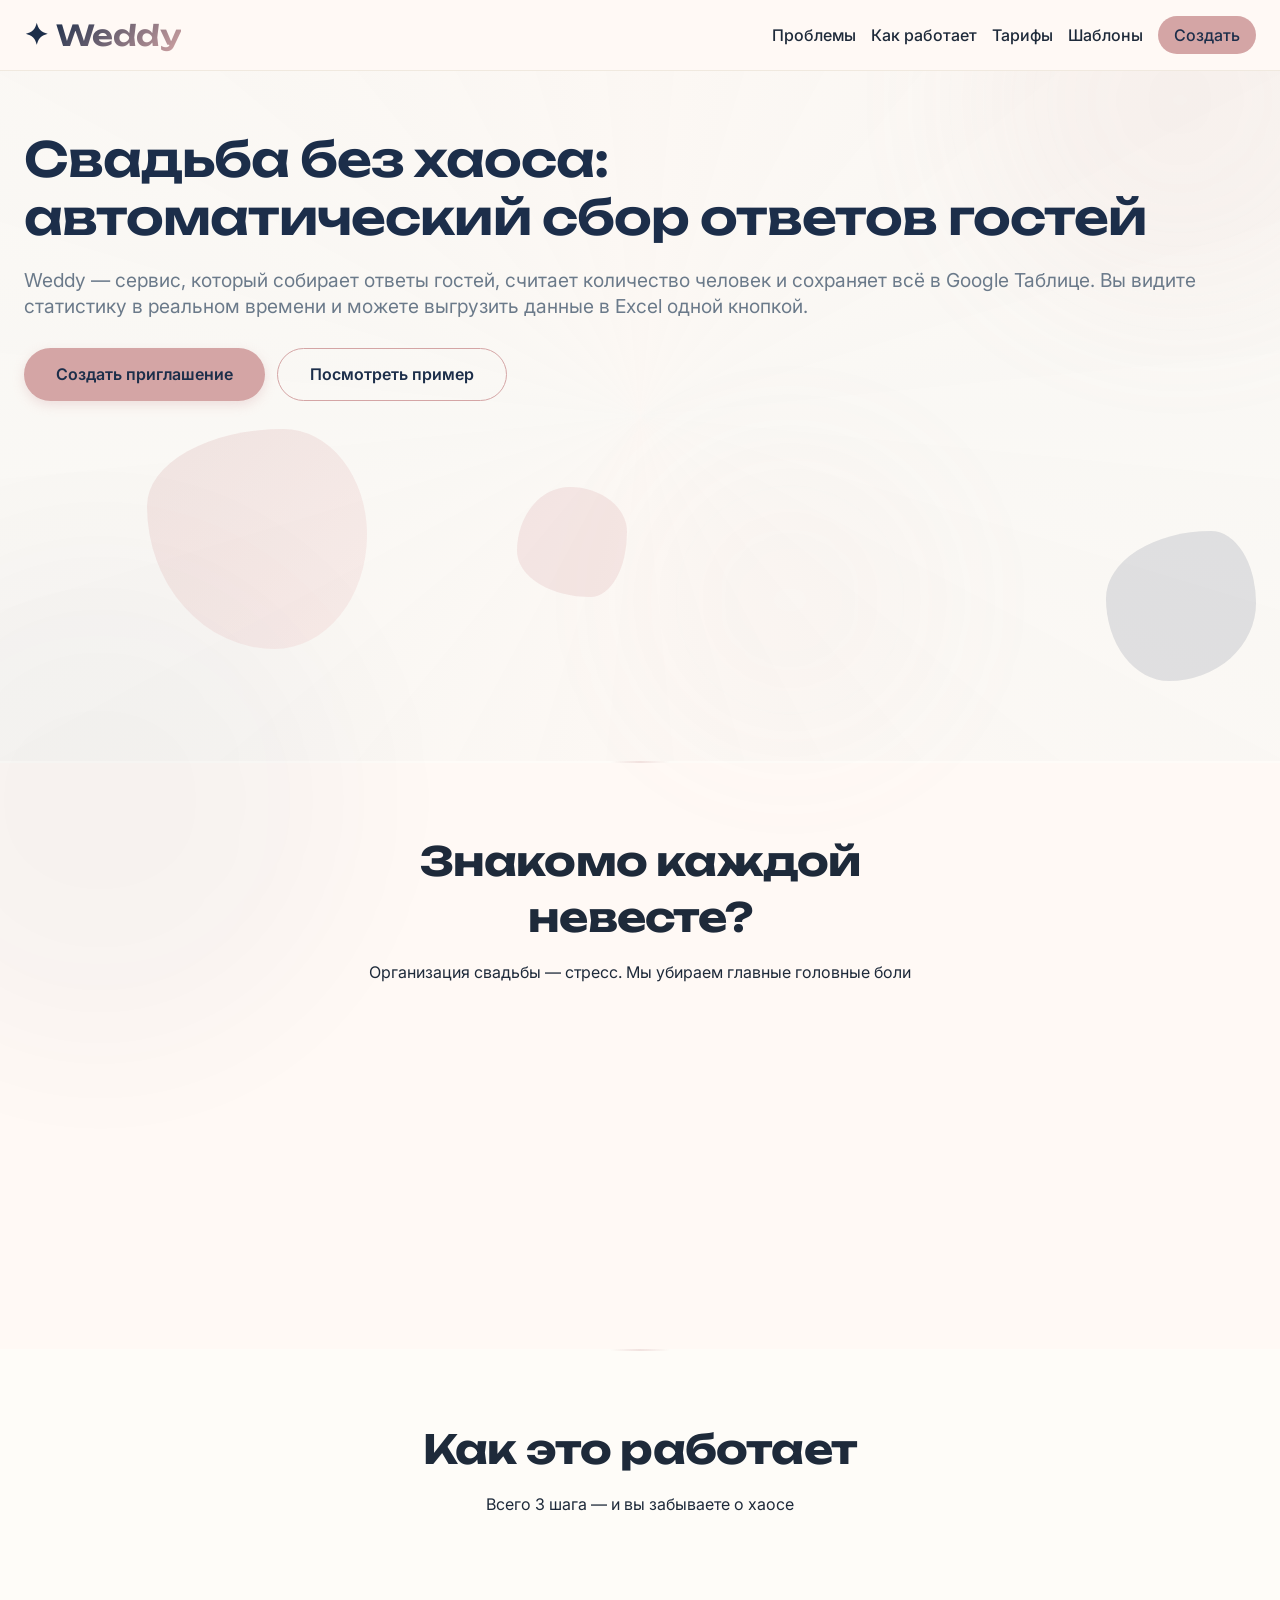
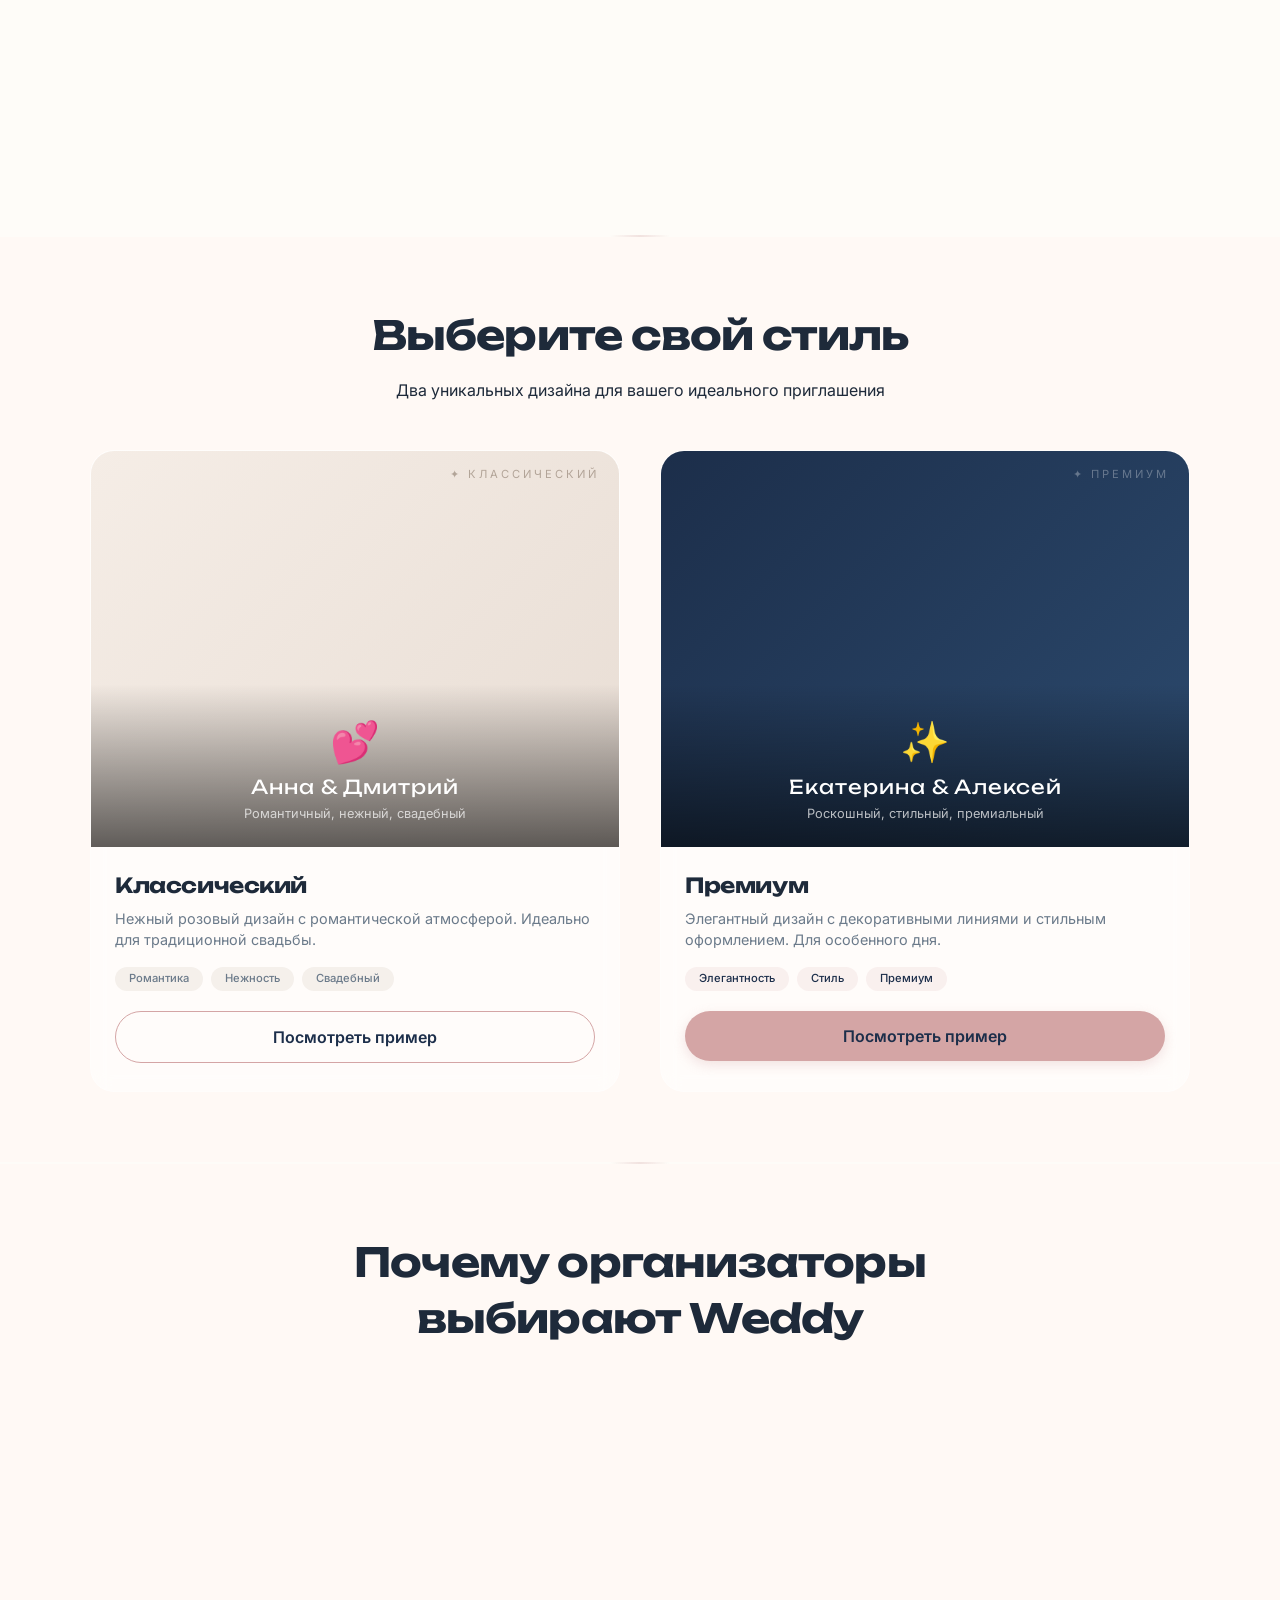
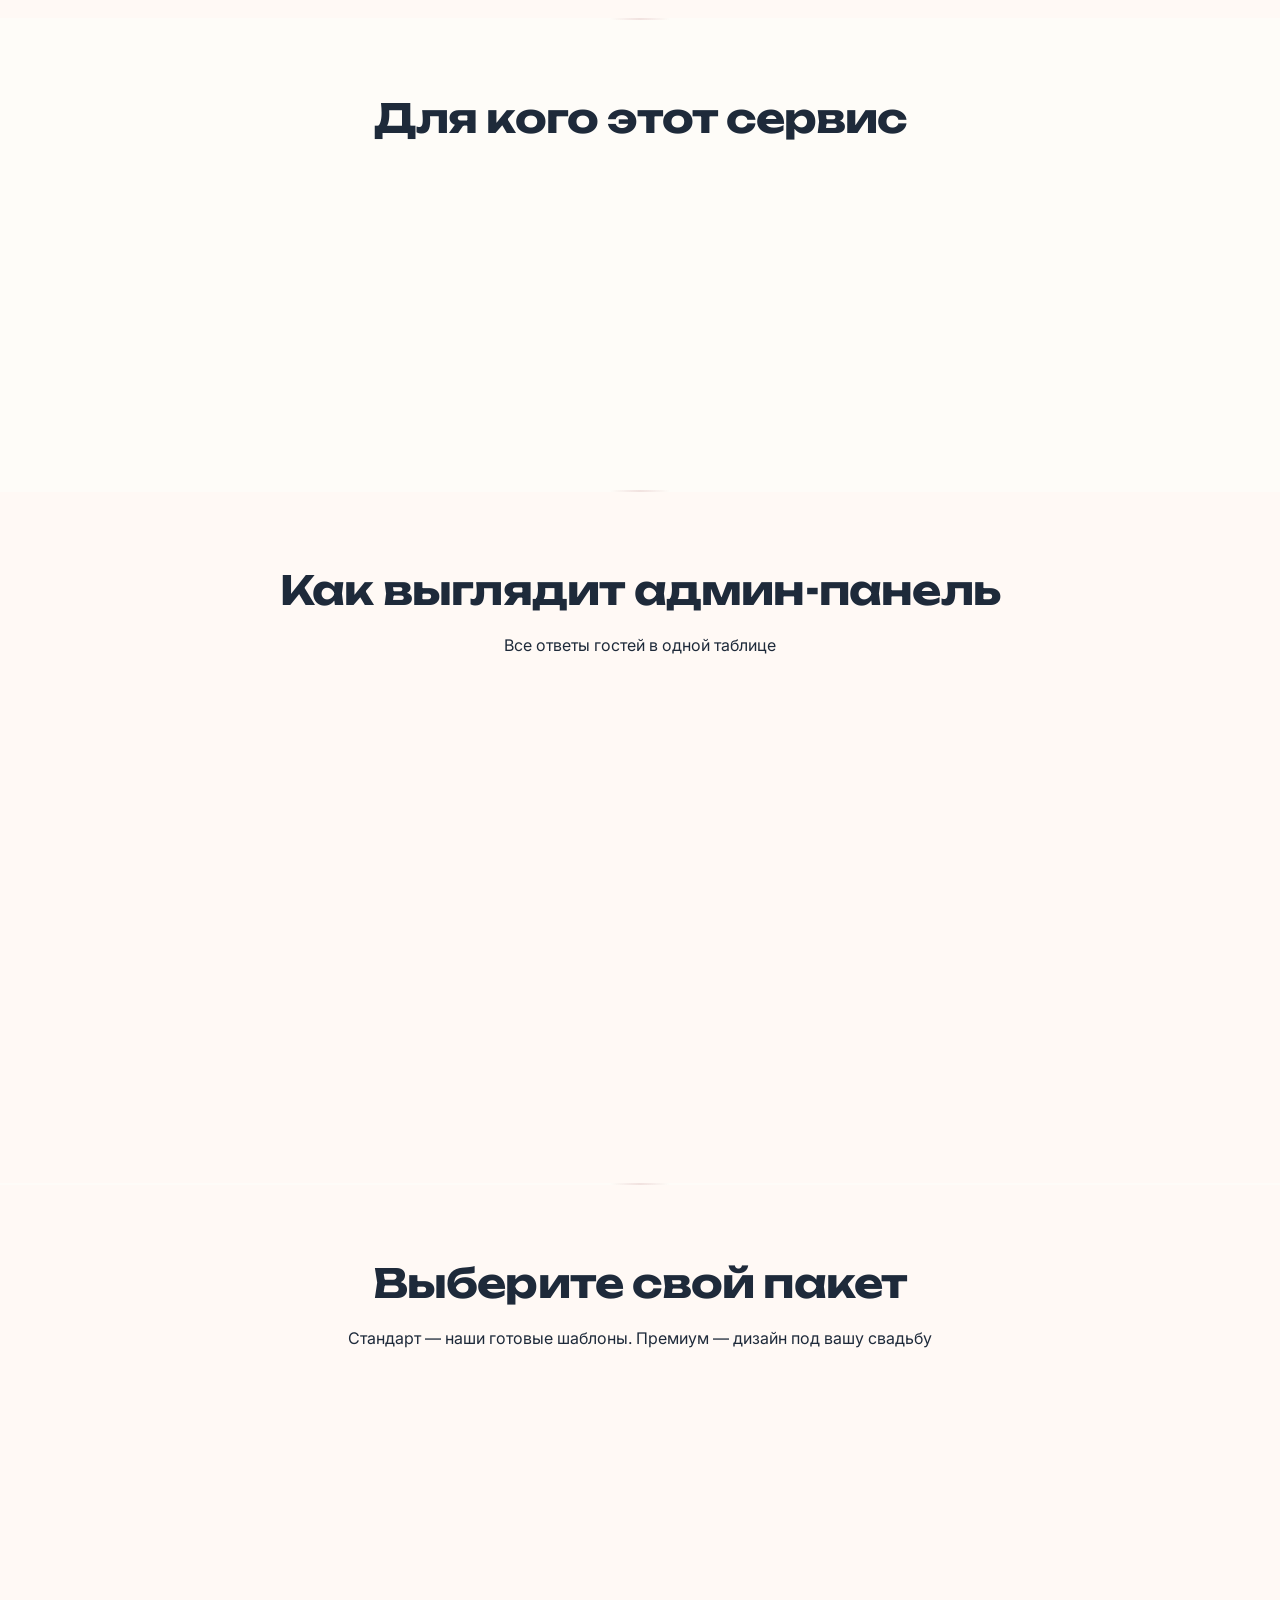
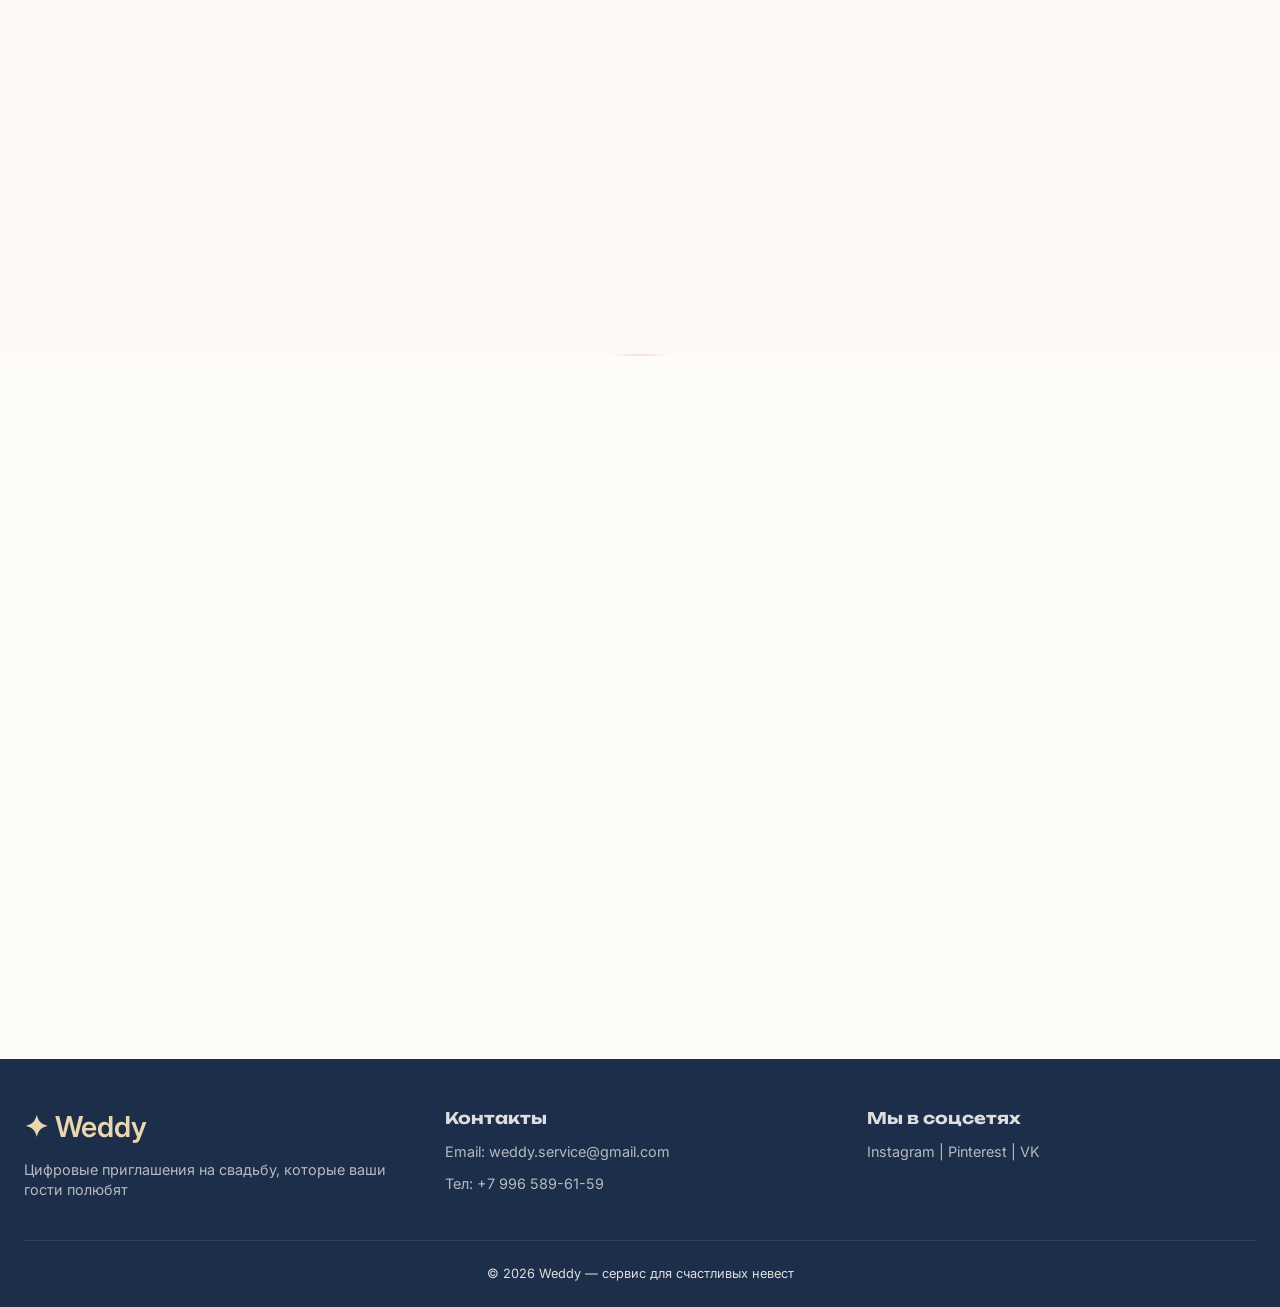
<file: index.html>
<!DOCTYPE html>
<html lang="ru">
<head>
    <meta charset="UTF-8">
    <meta name="viewport" content="width=device-width, initial-scale=1.0, viewport-fit=cover">
    <title>Weddy — цифровые приглашения на свадьбу</title>
    <link href="https://fonts.googleapis.com/css2?family=Inter:opsz,wght@14..32,300;14..32,400;14..32,500;14..32,600;14..32,700&family=Unbounded:wght@200;300;400;500;600;700&display=swap" rel="stylesheet">
    <link rel="stylesheet" href="css/style.css">
</head>
<body>
        <!-- =====================================================
       ПОПАПЫ ДЛЯ ЛЕНДИНГА
       ===================================================== -->
    
    <!-- Попап "Спасибо за заявку" -->
    <div class="popup-overlay" id="popupLeadSuccess">
        <div class="popup">
            <div class="popup-icon">🎉</div>
            <h2 class="popup-title">Заявка отправлена!</h2>
            <p class="popup-text" id="popupLeadMessage">Спасибо! Мы свяжемся с вами в ближайшее время. 💌</p>
            <button class="popup-btn" onclick="closePopup('popupLeadSuccess')">Отлично!</button>
        </div>
    </div>
    
    <!-- Попап "Ошибка" для лендинга -->
    <div class="popup-overlay" id="popupLeadError">
        <div class="popup">
            <div class="popup-icon">😕</div>
            <h2 class="popup-title">Что-то пошло не так</h2>
            <p class="popup-text">Не удалось отправить заявку. Попробуйте ещё раз или свяжитесь с нами по телефону.</p>
            <button class="popup-btn popup-btn-error" onclick="closePopup('popupLeadError')">Попробовать снова</button>
        </div>
    </div>

    <!-- Акцентные цветовые пятна -->
    <div class="blob blob-1"></div>
    <div class="blob blob-2"></div>
    <div class="blob blob-3"></div>

    <nav class="navbar">
        <div class="container nav-container">
            <div class="logo">
                <span class="logo-icon">✦</span>
                <span class="logo-text">Weddy</span>
            </div>
            <div class="nav-links">
                <a href="#problem">Проблемы</a>
                <a href="#how-it-works">Как работает</a>
                <a href="#pricing">Тарифы</a>
                <a href="#templates">Шаблоны</a>
                <a href="#demo" class="btn-small">Создать</a>
            </div>
        </div>
    </nav>

    <main>
        <!-- Hero блок -->
        <section class="hero">
            <div class="container hero-container">
                <div class="hero-content">
                    <h1>Свадьба без хаоса:<br>автоматический сбор ответов гостей</h1>
                    <p class="hero-subtitle">Weddy — сервис, который собирает ответы гостей, считает количество человек и сохраняет всё в Google Таблице. Вы видите статистику в реальном времени и можете выгрузить данные в Excel одной кнопкой.</p>
                    <div class="hero-buttons">
                        <a href="#demo" class="btn btn-primary">Создать приглашение</a>
                        <a href="invitation.html" class="btn btn-outline">Посмотреть пример</a>
                    </div>
                </div>
                <div class="hero-graphic">
                    <div class="abstract-shape"></div>
                    <div class="abstract-shape2"></div>
                    <div class="abstract-shape3"></div>
                </div>
            </div>
        </section>

        <!-- Разделитель -->
        <div class="section-divider"></div>

        <!-- Проблема -->
        <section id="problem" class="section section-bg-light">
            <div class="container">
                <div class="section-header">
                    <h2>Знакомо каждой невесте?</h2>
                    <p>Организация свадьбы — стресс. Мы убираем главные головные боли</p>
                </div>
                <div class="grid-3">
                    <div class="pain-card glass">
                        <div class="pain-icon"></div>
                        <h3>Тысяча сообщений</h3>
                        <p>"А когда?", "А можно с +1?", "А что с детьми?" — вместо того, чтобы наслаждаться подготовкой, вы тонете в мессенджерах.</p>
                    </div>
                    <div class="pain-card glass">
                        <div class="pain-icon"></div>
                        <h3>Неизвестное количество гостей</h3>
                        <p>Вы заказываете банкет вслепую: кто-то не придёт, кто-то приведёт неожиданного +1. Перерасход бюджета или пустые места.</p>
                    </div>
                    <div class="pain-card glass">
                        <div class="pain-icon"></div>
                        <h3>Ручной сбор ответов</h3>
                        <p>Excel-таблицы, голосовые сообщения, забытые ответы — вы тратите часы на то, что может делать автоматика.</p>
                    </div>
                </div>
            </div>
        </section>

        <!-- Разделитель -->
        <div class="section-divider"></div>

        <!-- Как работает -->
        <section id="how-it-works" class="section">
            <div class="container">
                <div class="section-header">
                    <h2>Как это работает</h2>
                    <p>Всего 3 шага — и вы забываете о хаосе</p>
                </div>
                <div class="steps">
                    <div class="step-item glass">
                        <div class="step-number">1</div>
                        <h3>Создаёте приглашение</h3>
                        <p>Выбираете дизайн, заполняете информацию о свадьбе. Получаете уникальную ссылку для гостей.</p>
                    </div>
                    <div class="step-item glass">
                        <div class="step-number">2</div>
                        <h3>Гости заполняют форму</h3>
                        <p>Гость переходит по ссылке, указывает имя, количество гостей, предпочтения. Данные автоматически попадают в Google Таблицу.</p>
                    </div>
                    <div class="step-item glass">
                        <div class="step-number">3</div>
                        <h3>Вы видите всё в админ-панели</h3>
                        <p>Открываете админку, видите список всех гостей. Смотрите статистику, фильтруете, выгружаете в Excel.</p>
                    </div>
                </div>
            </div>
        </section>

        <!-- Разделитель -->
        <div class="section-divider"></div>

        <!-- ШАБЛОНЫ -->
        <section id="templates" class="section section-bg-light">
            <div class="container">
                <div class="section-header">
                    <h2 data-aos="fade-up">Выберите свой стиль</h2>
                    <p data-aos="fade-up" data-aos-delay="100">Два уникальных дизайна для вашего идеального приглашения</p>
                </div>
                <div class="templates-grid">
                    <!-- Шаблон 1: Классический -->
                    <div class="template-card glass" data-aos="flip-left" data-aos-delay="200">
                        <div class="template-preview">
                            <div class="template-placeholder template-classic">
                                <div class="template-label">✦ Классический</div>
                                <div class="template-overlay">
                                    <span class="template-icon">💕</span>
                                    <span class="template-name">Анна & Дмитрий</span>
                                    <span class="template-desc">Романтичный, нежный, свадебный</span>
                                </div>
                            </div>
                        </div>
                        <div class="template-info">
                            <h3>Классический</h3>
                            <p>Нежный розовый дизайн с романтической атмосферой. Идеально для традиционной свадьбы.</p>
                            <div class="template-tags">
                                <span class="tag">Романтика</span>
                                <span class="tag">Нежность</span>
                                <span class="tag">Свадебный</span>
                            </div>
                            <a href="invitation.html" class="btn btn-outline w-100">Посмотреть пример</a>
                        </div>
                    </div>
                
                    <!-- Шаблон 2: Премиум -->
                    <div class="template-card glass popular" data-aos="flip-right" data-aos-delay="300">
                        <div class="popular-badge">🔥 Популярный</div>
                        <div class="template-preview">
                            <div class="template-placeholder template-premium">
                                <div class="template-label">✦ Премиум</div>
                                <div class="template-overlay">
                                    <span class="template-icon">✨</span>
                                    <span class="template-name">Екатерина & Алексей</span>
                                    <span class="template-desc">Роскошный, стильный, премиальный</span>
                                </div>
                            </div>
                        </div>
                        <div class="template-info">
                            <h3>Премиум</h3>
                            <p>Элегантный дизайн с декоративными линиями и стильным оформлением. Для особенного дня.</p>
                            <div class="template-tags">
                                <span class="tag">Элегантность</span>
                                <span class="tag">Стиль</span>
                                <span class="tag">Премиум</span>
                            </div>
                            <a href="invitation-premium.html" class="btn btn-primary w-100">Посмотреть пример</a>
                        </div>
                    </div>
                </div>
            </div>
        </section> 

                    <!-- Разделитель -->
        <div class="section-divider"></div>


        <!-- Преимущества -->
        <section class="section section-bg-light">
            <div class="container">
                <div class="section-header">
                    <h2>Почему организаторы выбирают Weddy</h2>
                </div>
                <div class="features-grid">
                    <div class="feature"><span class="check">✓</span> Все данные в Google Таблице</div>
                    <div class="feature"><span class="check">✓</span> Только вы имеете доступ к данным</div>
                    <div class="feature"><span class="check">✓</span> Работает на телефоне и компьютере</div>
                    <div class="feature"><span class="check">✓</span> Экспорт в Excel одной кнопкой</div>
                    <div class="feature"><span class="check">✓</span> Удобная админ-панель с фильтрами</div>
                    <div class="feature"><span class="check">✓</span> Бесплатно для гостей</div>
                </div>
            </div>
        </section>

        <!-- Разделитель -->
        <div class="section-divider"></div>

        <!-- Для кого -->
        <section class="section">
            <div class="container">
                <div class="section-header">
                    <h2>Для кого этот сервис</h2>
                </div>
                <div class="grid-3">
                    <div class="pain-card glass">
                        <div class="pain-icon" style="font-size:2.5rem;">🎯</div>
                        <h3>Для организаторов</h3>
                        <p>Автоматизируйте сбор ответов и экономьте до 20 часов на каждой свадьбе.</p>
                    </div>
                    <div class="pain-card glass">
                        <div class="pain-icon" style="font-size:2.5rem;">💕</div>
                        <h3>Для молодожёнов</h3>
                        <p>Создайте красивое онлайн-приглашение и соберите ответы без стресса.</p>
                    </div>
                    <div class="pain-card glass">
                        <div class="pain-icon" style="font-size:2.5rem;">🏢</div>
                        <h3>Для event-менеджеров</h3>
                        <p>Управляйте списком гостей в реальном времени и экспортируйте данные для ресторана.</p>
                    </div>
                </div>
            </div>
        </section>

        <!-- Разделитель -->
        <div class="section-divider"></div>

        <!-- Пример админ-панели -->
        <section class="section section-bg-light">
            <div class="container" style="text-align: center;">
                <h2>Как выглядит админ-панель</h2>
                <p class="section-subtitle">Все ответы гостей в одной таблице</p>
                <div class="stats-preview glass">
                    <div style="display: flex; flex-wrap: wrap; gap: 16px; justify-content: center; margin-bottom: 24px;">
                        <div style="background: #F8F5F0; padding: 12px 24px; border-radius: 16px;">
                            <div style="font-size: 1.5rem; font-weight: 700; color: #1C2E4A;">28</div>
                            <div style="font-size: 0.8rem; color: #6B7A8A;">Всего гостей</div>
                        </div>
                        <div style="background: rgba(76, 175, 80, 0.1); padding: 12px 24px; border-radius: 16px;">
                            <div style="font-size: 1.5rem; font-weight: 700; color: #2E7D32;">20</div>
                            <div style="font-size: 0.8rem; color: #6B7A8A;">Подтвердили</div>
                        </div>
                        <div style="background: rgba(244, 67, 54, 0.1); padding: 12px 24px; border-radius: 16px;">
                            <div style="font-size: 1.5rem; font-weight: 700; color: #C62828;">4</div>
                            <div style="font-size: 0.8rem; color: #6B7A8A;">Не придут</div>
                        </div>
                        <div style="background: rgba(255, 193, 7, 0.15); padding: 12px 24px; border-radius: 16px;">
                            <div style="font-size: 1.5rem; font-weight: 700; color: #F57F17;">4</div>
                            <div style="font-size: 0.8rem; color: #6B7A8A;">Детей</div>
                        </div>
                    </div>
                    <table class="stats-table">
                        <thead>
                            <tr><th>№</th><th>Имя</th><th>Гостей</th><th>Детей</th><th>Алкоголь</th><th>Статус</th></tr>
                        </thead>
                        <tbody>
                            <tr><td>1</td><td>Анна Иванова</td><td>1</td><td>0</td><td>Вино</td><td style="color:#2E7D32;">✅ Идёт</td></tr>
                            <tr><td>2</td><td>Дмитрий Петров</td><td>2</td><td>0</td><td>Пиво</td><td style="color:#2E7D32;">✅ Идёт</td></tr>
                            <tr><td>3</td><td>Елена Смирнова</td><td>0</td><td>0</td><td>—</td><td style="color:#C62828;">❌ Не идёт</td></tr>
                            <tr><td>4</td><td>Михаил Козлов</td><td>1</td><td>1</td><td>Водка</td><td style="color:#2E7D32;">✅ Идёт</td></tr>
                        </tbody>
                    </table>
                    <div style="margin-top: 16px; font-size: 0.85rem; color: var(--text-muted);">
                        📊 Экспорт в Excel и CSV — одной кнопкой
                    </div>
                </div>
            </div>
        </section>

        <!-- Разделитель -->
        <div class="section-divider"></div>

        <!-- Цены -->
        <section id="pricing" class="section section-bg-light">
            <div class="container">
                <div class="section-header">
                    <h2>Выберите свой пакет</h2>
                    <p>Стандарт — наши готовые шаблоны. Премиум — дизайн под вашу свадьбу</p>
                </div>
                <div class="pricing-grid">
                    <div class="pricing-card glass">
                        <h3>Стандарт</h3>
                        <div class="price">4 990 ₽ <small>на свадьбу</small></div>
                        <div class="package-badge">🎨 Наши шаблоны</div>
                        <ul class="pricing-list">
                            <li>✓ Готовый дизайн-шаблон</li>
                            <li>✓ Сбор ответов +1 и детей</li>
                            <li>✓ Google Таблица + Админ-панель</li>
                            <li>✓ Экспорт в Excel/CSV</li>
                        </ul>
                        <button class="btn btn-outline w-100 demo-single">Выбрать Стандарт</button>
                    </div>
                    <div class="pricing-card popular glass">
                        <div class="popular-badge">🔥 Популярный</div>
                        <h3>Премиум</h3>
                        <div class="price">10 990 ₽ <small>на свадьбу</small></div>
                        <div class="package-badge">✨ Под ваш стиль</div>
                        <ul class="pricing-list">
                            <li>✓ Индивидуальный дизайн под ваш стиль</li>
                            <li>✓ Кастомные вопросы (меню, аллергии)</li>
                            <li>✓ Рассылка напоминаний гостям</li>
                            <li>✓ Google Таблица + Админ-панель</li>
                            <li>✓ Приоритетная поддержка 24/7</li>
                        </ul>
                        <button class="btn btn-primary w-100 demo-subscription">Выбрать Премиум</button>
                    </div>
                </div>
            </div>
        </section>

        <!-- Разделитель -->
        <div class="section-divider"></div>

        <!-- Форма захвата -->
        <section id="demo" class="section">
            <div class="container">
                <div class="form-card glass">
                    <h2 style="text-align: center; margin-bottom: 8px;">Создайте своё приглашение</h2>
                    <p style="text-align: center; margin-bottom: 28px;">Оставьте контакты — и мы поможем вам начать</p>
                    <form id="leadForm">
                        <div class="input-group">
                            <input type="text" id="name" placeholder="Ваше имя" required>
                        </div>
                        <div class="input-group">
                            <input type="email" id="email" placeholder="Email" required>
                        </div>
                        <div class="input-group">
                            <input type="tel" id="phone" placeholder="Телефон для связи">
                        </div>
                        <button type="submit" class="btn btn-primary w-100">Создать приглашение</button>
                        <p style="font-size: 12px; text-align: center; margin-top: 16px; color: #6B7A8A;">Никакого спама. Только полезные материалы для невест.</p>
                    </form>
                </div>
            </div>
        </section>
    </main>

    <footer>
        <div class="container">
            <div class="footer-grid">
                <div class="footer-brand">
                    <div class="logo" style="color: #EBD6B0;">✦ Weddy</div>
                    <p>Цифровые приглашения на свадьбу, которые ваши гости полюбят</p>
                </div>
                <div class="footer-contacts">
                    <h4>Контакты</h4>
                    <p>Email: weddy.service@gmail.com</p>
                    <p>Тел: +7 996 589-61-59</p>
                </div>
                <div class="footer-social">
                    <h4>Мы в соцсетях</h4>
                    <p>Instagram | Pinterest | VK</p>
                </div>
            </div>
            <div class="footer-bottom">
                <p>© 2026 Weddy — сервис для счастливых невест</p>
            </div>
        </div>
    </footer>

    <script src="js/script.js"></script>
</body>
</html>
</file>
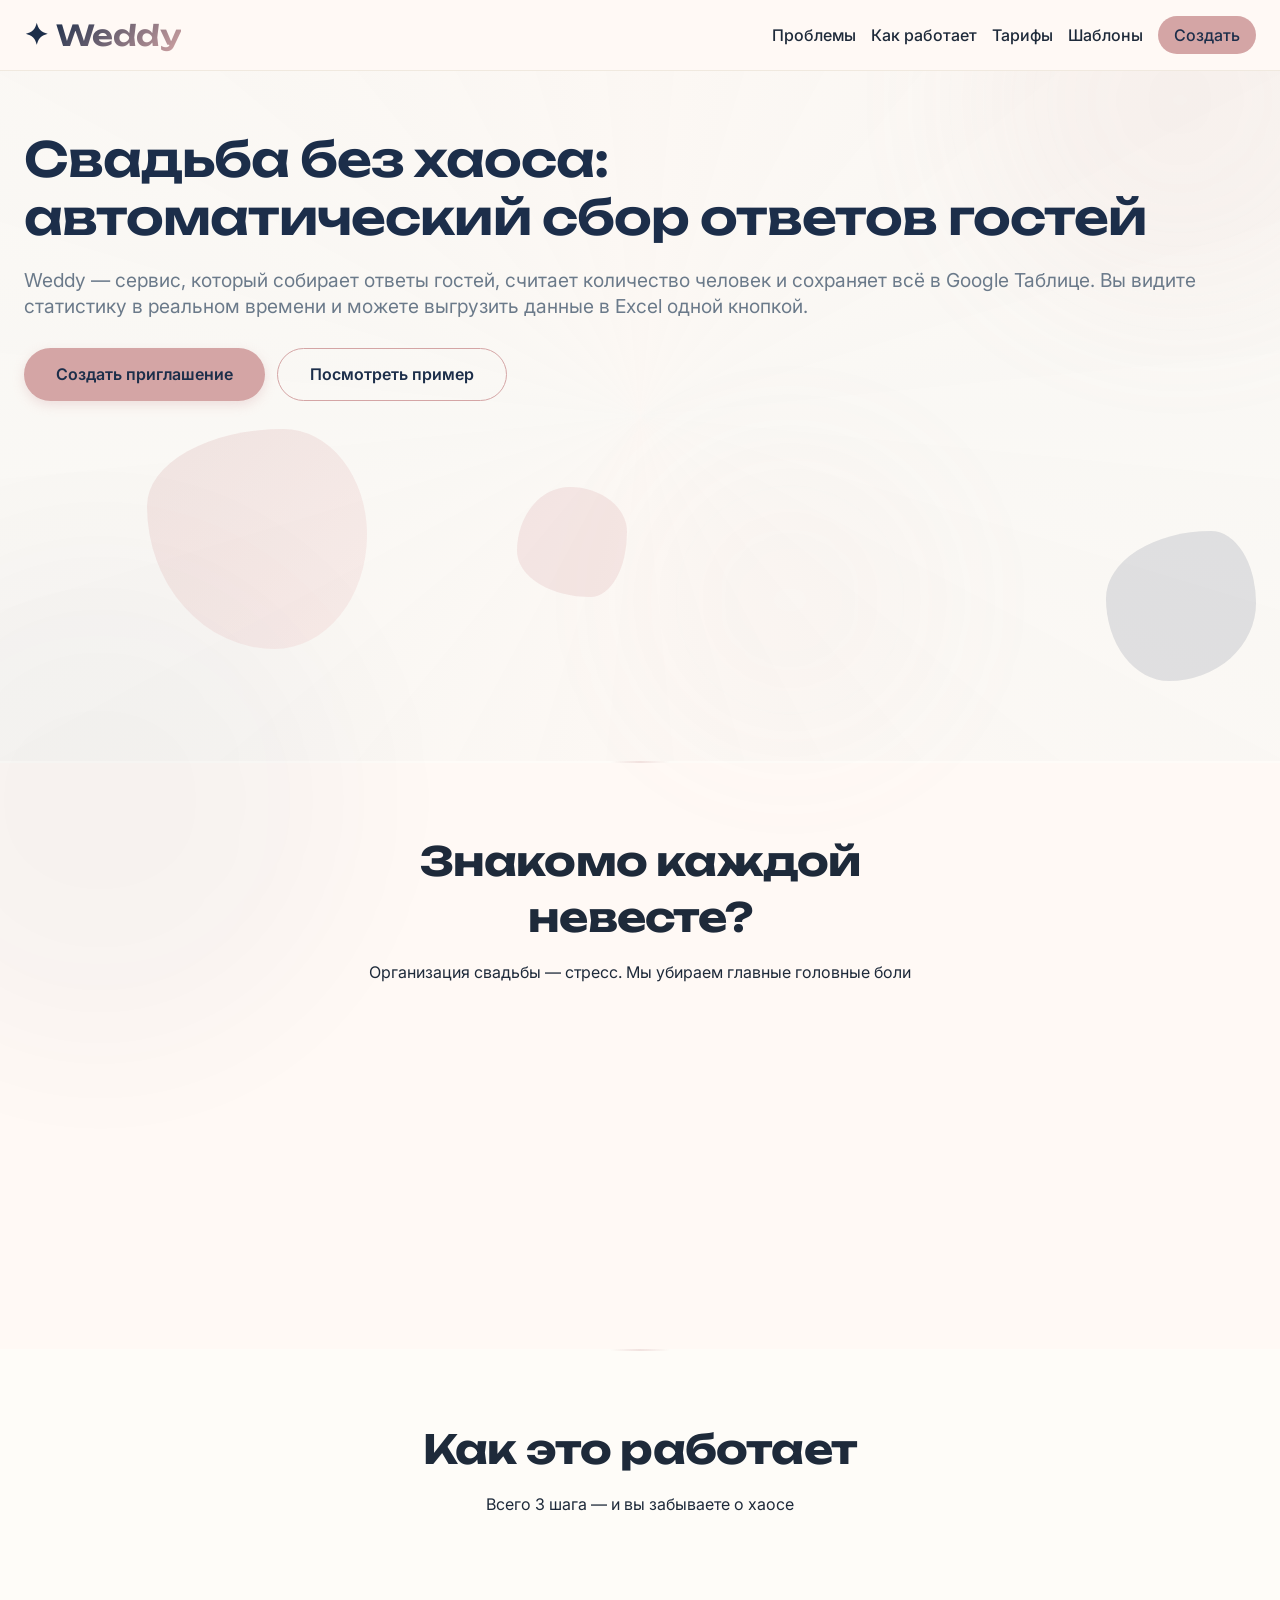
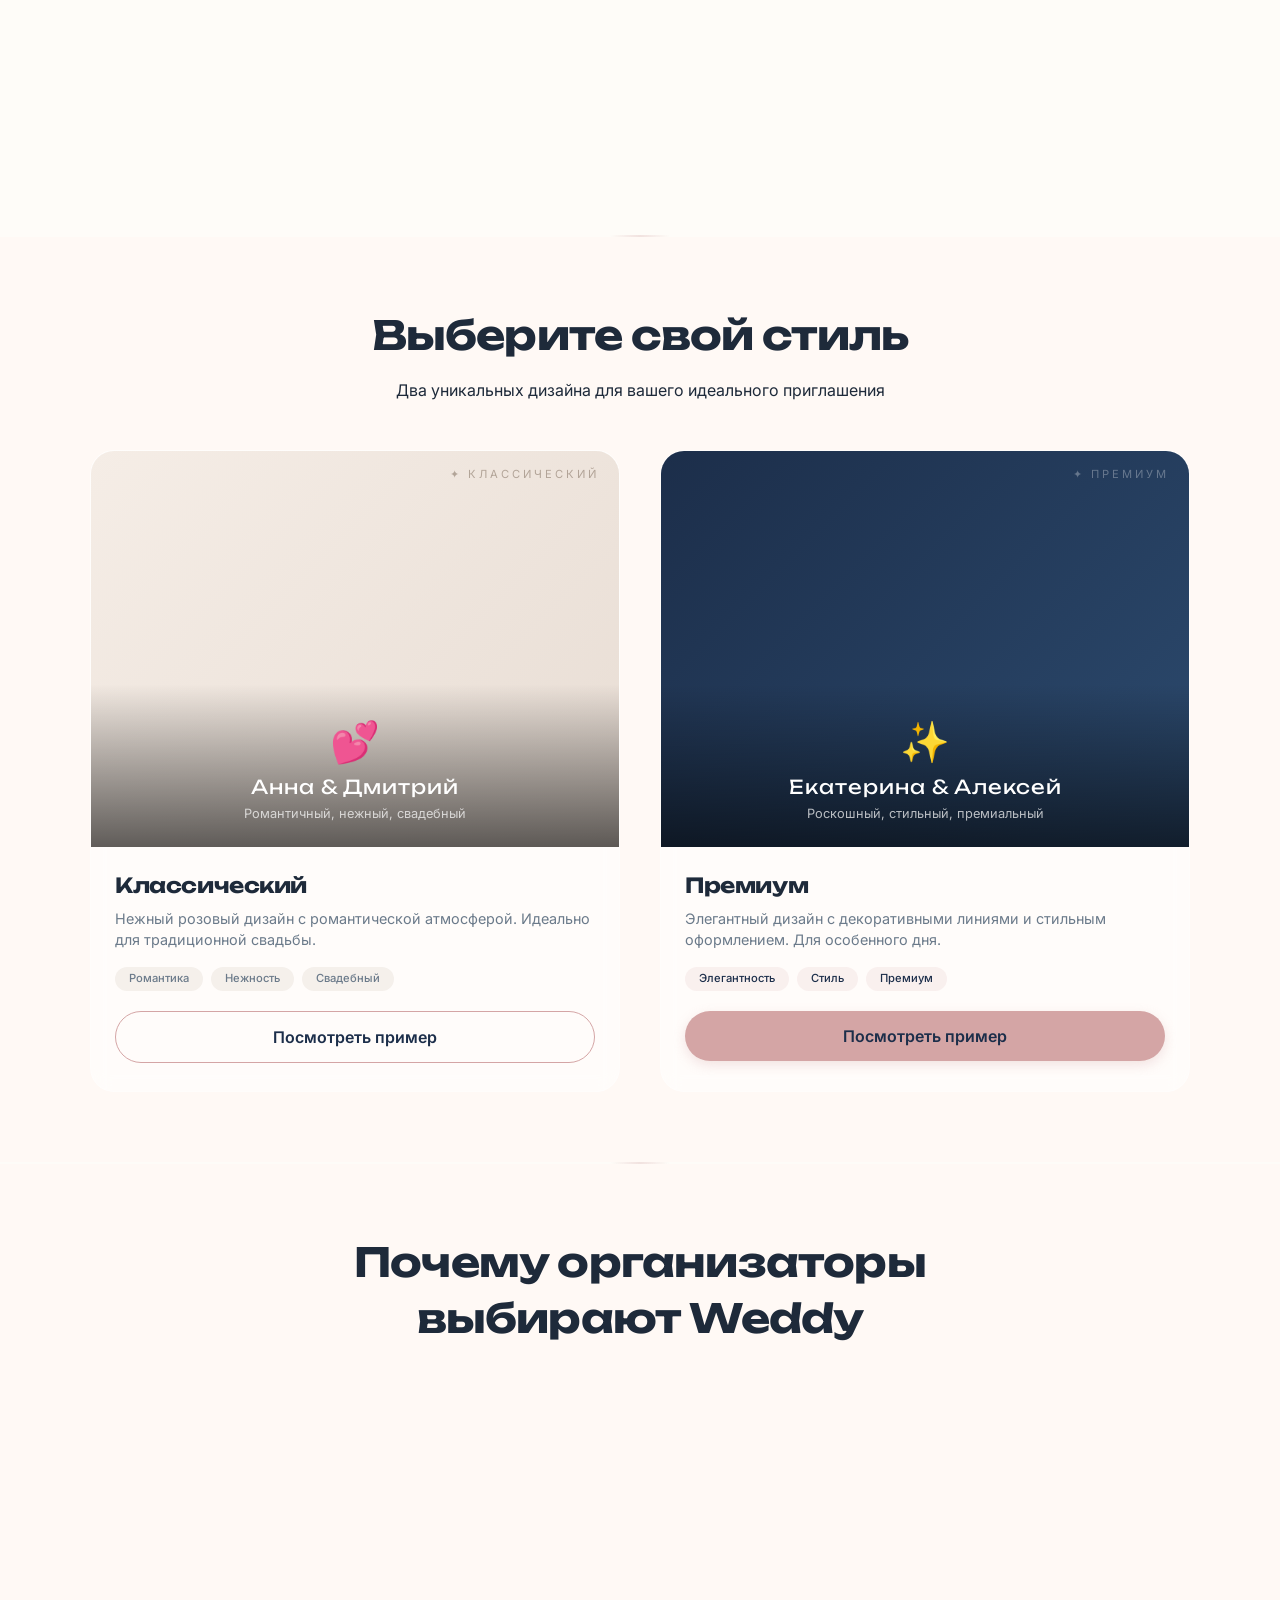
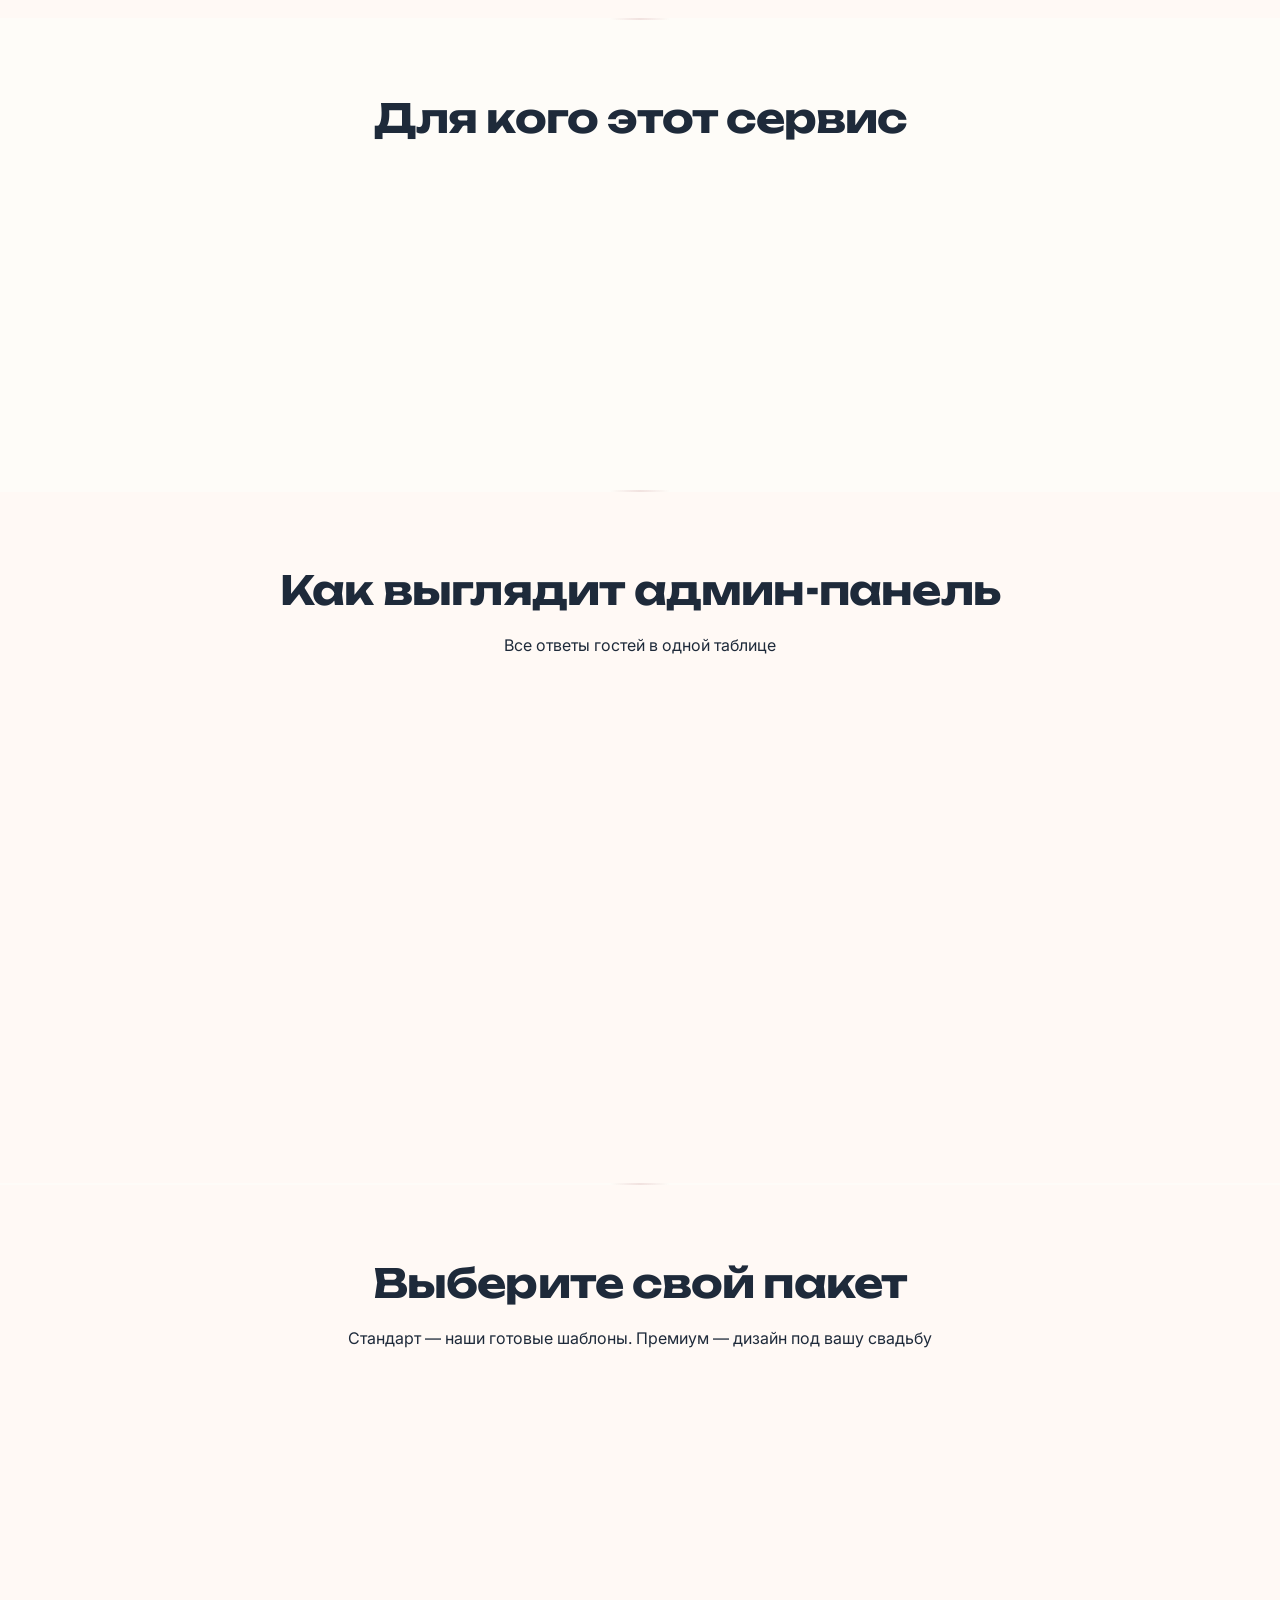
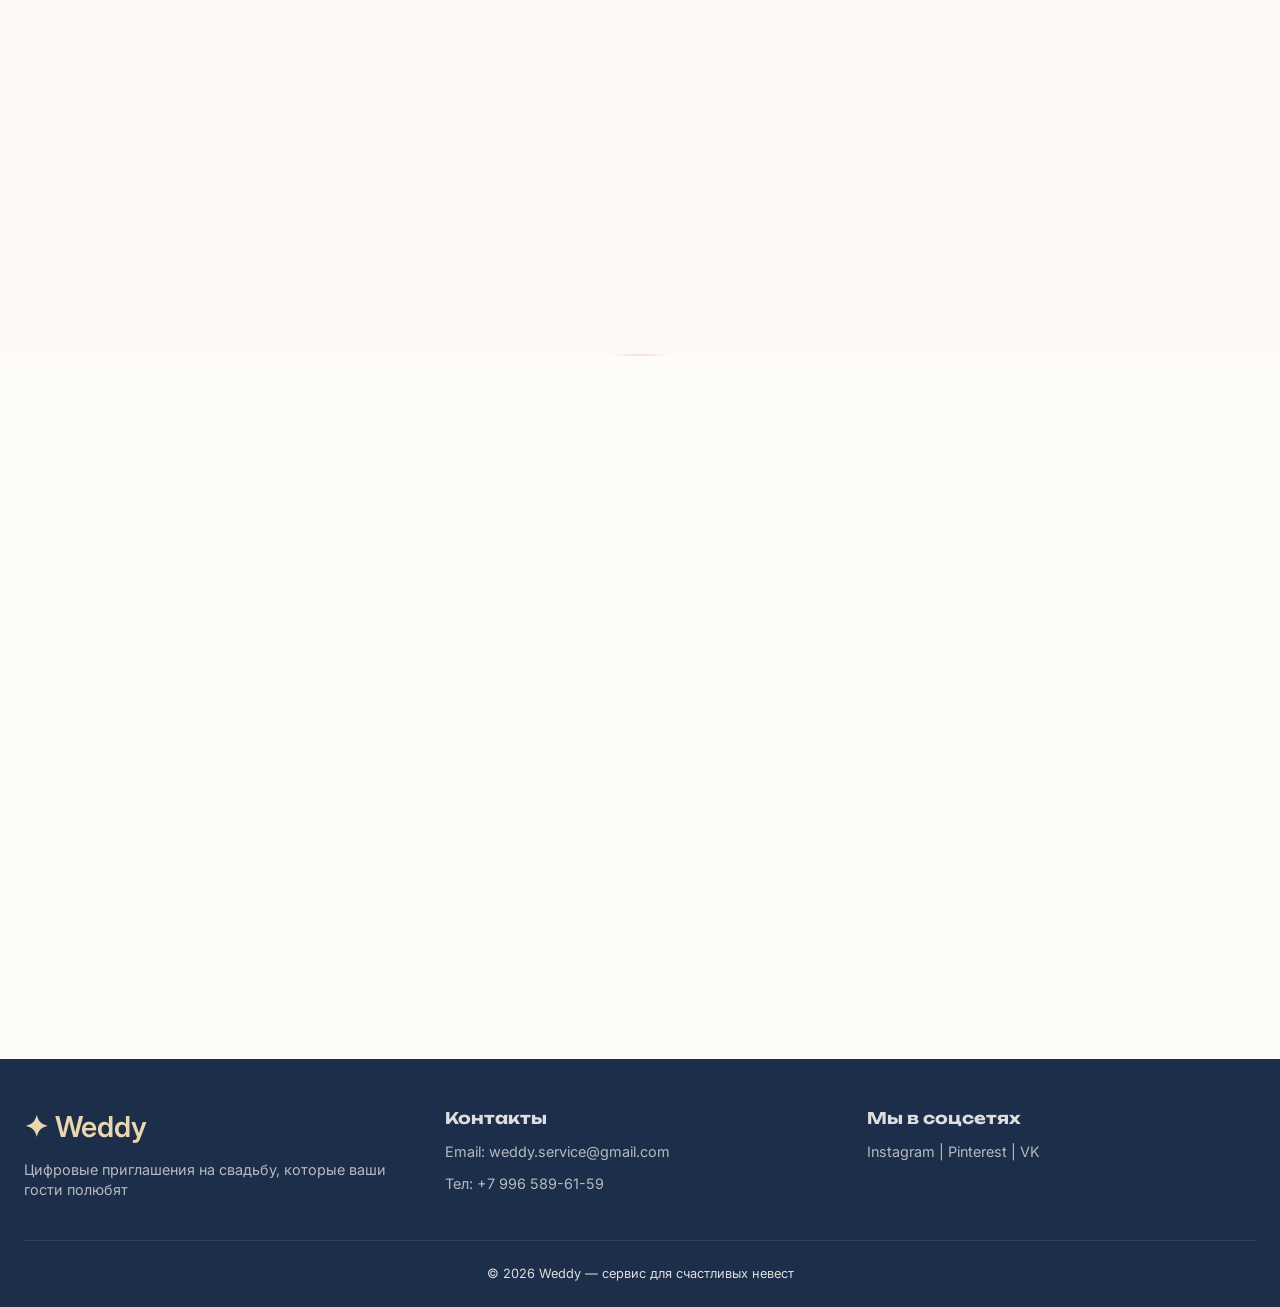
<file: landing/index.html>
<!DOCTYPE html>
<html lang="ru">
<head>
    <meta charset="UTF-8">
    <meta name="viewport" content="width=device-width, initial-scale=1.0, viewport-fit=cover">
    <title>Weddy — цифровые приглашения на свадьбу</title>
    <link href="https://fonts.googleapis.com/css2?family=Inter:opsz,wght@14..32,300;14..32,400;14..32,500;14..32,600;14..32,700&family=Unbounded:wght@200;300;400;500;600;700&display=swap" rel="stylesheet">
    <link rel="stylesheet" href="style.css">
</head>
<body>
        <!-- =====================================================
       ПОПАПЫ ДЛЯ ЛЕНДИНГА
       ===================================================== -->
    
    <!-- Попап "Спасибо за заявку" -->
    <div class="popup-overlay" id="popupLeadSuccess">
        <div class="popup">
            <div class="popup-icon">🎉</div>
            <h2 class="popup-title">Заявка отправлена!</h2>
            <p class="popup-text" id="popupLeadMessage">Спасибо! Мы свяжемся с вами в ближайшее время. 💌</p>
            <button class="popup-btn" onclick="closePopup('popupLeadSuccess')">Отлично!</button>
        </div>
    </div>
    
    <!-- Попап "Ошибка" для лендинга -->
    <div class="popup-overlay" id="popupLeadError">
        <div class="popup">
            <div class="popup-icon">😕</div>
            <h2 class="popup-title">Что-то пошло не так</h2>
            <p class="popup-text">Не удалось отправить заявку. Попробуйте ещё раз или свяжитесь с нами по телефону.</p>
            <button class="popup-btn popup-btn-error" onclick="closePopup('popupLeadError')">Попробовать снова</button>
        </div>
    </div>

    <!-- Акцентные цветовые пятна -->
    <div class="blob blob-1"></div>
    <div class="blob blob-2"></div>
    <div class="blob blob-3"></div>

    <nav class="navbar">
        <div class="container nav-container">
            <div class="logo">
                <span class="logo-icon">✦</span>
                <span class="logo-text">Weddy</span>
            </div>
            <div class="nav-links">
                <a href="#problem">Проблемы</a>
                <a href="#how-it-works">Как работает</a>
                <a href="#pricing">Тарифы</a>
                <a href="#templates">Шаблоны</a>
                <a href="#demo" class="btn-small">Создать</a>
            </div>
        </div>
    </nav>

    <main>
        <!-- Hero блок -->
        <section class="hero">
            <div class="container hero-container">
                <div class="hero-content">
                    <h1>Свадьба без хаоса:<br>автоматический сбор ответов гостей</h1>
                    <p class="hero-subtitle">Weddy — сервис, который собирает ответы гостей, считает количество человек и сохраняет всё в Google Таблице. Вы видите статистику в реальном времени и можете выгрузить данные в Excel одной кнопкой.</p>
                    <div class="hero-buttons">
                        <a href="#demo" class="btn btn-primary">Создать приглашение</a>
                        <a href="../templates/classic/invitation.html" class="btn btn-outline">Посмотреть пример</a>
                    </div>
                </div>
                <div class="hero-graphic">
                    <div class="abstract-shape"></div>
                    <div class="abstract-shape2"></div>
                    <div class="abstract-shape3"></div>
                </div>
            </div>
        </section>

        <!-- Разделитель -->
        <div class="section-divider"></div>

        <!-- Проблема -->
        <section id="problem" class="section section-bg-light">
            <div class="container">
                <div class="section-header">
                    <h2>Знакомо каждой невесте?</h2>
                    <p>Организация свадьбы — стресс. Мы убираем главные головные боли</p>
                </div>
                <div class="grid-3">
                    <div class="pain-card glass">
                        <div class="pain-icon"></div>
                        <h3>Тысяча сообщений</h3>
                        <p>"А когда?", "А можно с +1?", "А что с детьми?" — вместо того, чтобы наслаждаться подготовкой, вы тонете в мессенджерах.</p>
                    </div>
                    <div class="pain-card glass">
                        <div class="pain-icon"></div>
                        <h3>Неизвестное количество гостей</h3>
                        <p>Вы заказываете банкет вслепую: кто-то не придёт, кто-то приведёт неожиданного +1. Перерасход бюджета или пустые места.</p>
                    </div>
                    <div class="pain-card glass">
                        <div class="pain-icon"></div>
                        <h3>Ручной сбор ответов</h3>
                        <p>Excel-таблицы, голосовые сообщения, забытые ответы — вы тратите часы на то, что может делать автоматика.</p>
                    </div>
                </div>
            </div>
        </section>

        <!-- Разделитель -->
        <div class="section-divider"></div>

        <!-- Как работает -->
        <section id="how-it-works" class="section">
            <div class="container">
                <div class="section-header">
                    <h2>Как это работает</h2>
                    <p>Всего 3 шага — и вы забываете о хаосе</p>
                </div>
                <div class="steps">
                    <div class="step-item glass">
                        <div class="step-number">1</div>
                        <h3>Создаёте приглашение</h3>
                        <p>Выбираете дизайн, заполняете информацию о свадьбе. Получаете уникальную ссылку для гостей.</p>
                    </div>
                    <div class="step-item glass">
                        <div class="step-number">2</div>
                        <h3>Гости заполняют форму</h3>
                        <p>Гость переходит по ссылке, указывает имя, количество гостей, предпочтения. Данные автоматически попадают в Google Таблицу.</p>
                    </div>
                    <div class="step-item glass">
                        <div class="step-number">3</div>
                        <h3>Вы видите всё в админ-панели</h3>
                        <p>Открываете админку, видите список всех гостей. Смотрите статистику, фильтруете, выгружаете в Excel.</p>
                    </div>
                </div>
            </div>
        </section>

        <!-- Разделитель -->
        <div class="section-divider"></div>

        <!-- ШАБЛОНЫ -->
        <section id="templates" class="section section-bg-light">
            <div class="container">
                <div class="section-header">
                    <h2 data-aos="fade-up">Выберите свой стиль</h2>
                    <p data-aos="fade-up" data-aos-delay="100">Два уникальных дизайна для вашего идеального приглашения</p>
                </div>
                <div class="templates-grid">
                    <!-- Шаблон 1: Классический -->
                    <div class="template-card glass" data-aos="flip-left" data-aos-delay="200">
                        <div class="template-preview">
                            <div class="template-placeholder template-classic">
                                <div class="template-label">✦ Классический</div>
                                <div class="template-overlay">
                                    <span class="template-icon">💕</span>
                                    <span class="template-name">Анна & Дмитрий</span>
                                    <span class="template-desc">Романтичный, нежный, свадебный</span>
                                </div>
                            </div>
                        </div>
                        <div class="template-info">
                            <h3>Классический</h3>
                            <p>Нежный розовый дизайн с романтической атмосферой. Идеально для традиционной свадьбы.</p>
                            <div class="template-tags">
                                <span class="tag">Романтика</span>
                                <span class="tag">Нежность</span>
                                <span class="tag">Свадебный</span>
                            </div>
                            <a href="../templates/classic/invitation.html" class="btn btn-outline w-100">Посмотреть пример</a>
                        </div>
                    </div>
                
                    <!-- Шаблон 2: Премиум -->
                    <div class="template-card glass popular" data-aos="flip-right" data-aos-delay="300">
                        <div class="popular-badge">🔥 Популярный</div>
                        <div class="template-preview">
                            <div class="template-placeholder template-premium">
                                <div class="template-label">✦ Премиум</div>
                                <div class="template-overlay">
                                    <span class="template-icon">✨</span>
                                    <span class="template-name">Екатерина & Алексей</span>
                                    <span class="template-desc">Роскошный, стильный, премиальный</span>
                                </div>
                            </div>
                        </div>
                        <div class="template-info">
                            <h3>Премиум</h3>
                            <p>Элегантный дизайн с декоративными линиями и стильным оформлением. Для особенного дня.</p>
                            <div class="template-tags">
                                <span class="tag">Элегантность</span>
                                <span class="tag">Стиль</span>
                                <span class="tag">Премиум</span>
                            </div>
                            <a href="../templates/premium/invitation.html" class="btn btn-primary w-100">Посмотреть пример</a>
                        </div>
                    </div>
                </div>
            </div>
        </section> 

                    <!-- Разделитель -->
        <div class="section-divider"></div>


        <!-- Преимущества -->
        <section class="section section-bg-light">
            <div class="container">
                <div class="section-header">
                    <h2>Почему организаторы выбирают Weddy</h2>
                </div>
                <div class="features-grid">
                    <div class="feature"><span class="check">✓</span> Все данные в Google Таблице</div>
                    <div class="feature"><span class="check">✓</span> Только вы имеете доступ к данным</div>
                    <div class="feature"><span class="check">✓</span> Работает на телефоне и компьютере</div>
                    <div class="feature"><span class="check">✓</span> Экспорт в Excel одной кнопкой</div>
                    <div class="feature"><span class="check">✓</span> Удобная админ-панель с фильтрами</div>
                    <div class="feature"><span class="check">✓</span> Бесплатно для гостей</div>
                </div>
            </div>
        </section>

        <!-- Разделитель -->
        <div class="section-divider"></div>

        <!-- Для кого -->
        <section class="section">
            <div class="container">
                <div class="section-header">
                    <h2>Для кого этот сервис</h2>
                </div>
                <div class="grid-3">
                    <div class="pain-card glass">
                        <div class="pain-icon" style="font-size:2.5rem;">🎯</div>
                        <h3>Для организаторов</h3>
                        <p>Автоматизируйте сбор ответов и экономьте до 20 часов на каждой свадьбе.</p>
                    </div>
                    <div class="pain-card glass">
                        <div class="pain-icon" style="font-size:2.5rem;">💕</div>
                        <h3>Для молодожёнов</h3>
                        <p>Создайте красивое онлайн-приглашение и соберите ответы без стресса.</p>
                    </div>
                    <div class="pain-card glass">
                        <div class="pain-icon" style="font-size:2.5rem;">🏢</div>
                        <h3>Для event-менеджеров</h3>
                        <p>Управляйте списком гостей в реальном времени и экспортируйте данные для ресторана.</p>
                    </div>
                </div>
            </div>
        </section>

        <!-- Разделитель -->
        <div class="section-divider"></div>

        <!-- Пример админ-панели -->
        <section class="section section-bg-light">
            <div class="container" style="text-align: center;">
                <h2>Как выглядит админ-панель</h2>
                <p class="section-subtitle">Все ответы гостей в одной таблице</p>
                <div class="stats-preview glass">
                    <div style="display: flex; flex-wrap: wrap; gap: 16px; justify-content: center; margin-bottom: 24px;">
                        <div style="background: #F8F5F0; padding: 12px 24px; border-radius: 16px;">
                            <div style="font-size: 1.5rem; font-weight: 700; color: #1C2E4A;">28</div>
                            <div style="font-size: 0.8rem; color: #6B7A8A;">Всего гостей</div>
                        </div>
                        <div style="background: rgba(76, 175, 80, 0.1); padding: 12px 24px; border-radius: 16px;">
                            <div style="font-size: 1.5rem; font-weight: 700; color: #2E7D32;">20</div>
                            <div style="font-size: 0.8rem; color: #6B7A8A;">Подтвердили</div>
                        </div>
                        <div style="background: rgba(244, 67, 54, 0.1); padding: 12px 24px; border-radius: 16px;">
                            <div style="font-size: 1.5rem; font-weight: 700; color: #C62828;">4</div>
                            <div style="font-size: 0.8rem; color: #6B7A8A;">Не придут</div>
                        </div>
                        <div style="background: rgba(255, 193, 7, 0.15); padding: 12px 24px; border-radius: 16px;">
                            <div style="font-size: 1.5rem; font-weight: 700; color: #F57F17;">4</div>
                            <div style="font-size: 0.8rem; color: #6B7A8A;">Детей</div>
                        </div>
                    </div>
                    <table class="stats-table">
                        <thead>
                            <tr><th>№</th><th>Имя</th><th>Гостей</th><th>Детей</th><th>Алкоголь</th><th>Статус</th></tr>
                        </thead>
                        <tbody>
                            <tr><td>1</td><td>Анна Иванова</td><td>1</td><td>0</td><td>Вино</td><td style="color:#2E7D32;">✅ Идёт</td></tr>
                            <tr><td>2</td><td>Дмитрий Петров</td><td>2</td><td>0</td><td>Пиво</td><td style="color:#2E7D32;">✅ Идёт</td></tr>
                            <tr><td>3</td><td>Елена Смирнова</td><td>0</td><td>0</td><td>—</td><td style="color:#C62828;">❌ Не идёт</td></tr>
                            <tr><td>4</td><td>Михаил Козлов</td><td>1</td><td>1</td><td>Водка</td><td style="color:#2E7D32;">✅ Идёт</td></tr>
                        </tbody>
                    </table>
                    <div style="margin-top: 16px; font-size: 0.85rem; color: var(--text-muted);">
                        📊 Экспорт в Excel и CSV — одной кнопкой
                    </div>
                </div>
            </div>
        </section>

        <!-- Разделитель -->
        <div class="section-divider"></div>

        <!-- Цены -->
        <section id="pricing" class="section section-bg-light">
            <div class="container">
                <div class="section-header">
                    <h2>Выберите свой пакет</h2>
                    <p>Стандарт — наши готовые шаблоны. Премиум — дизайн под вашу свадьбу</p>
                </div>
                <div class="pricing-grid">
                    <div class="pricing-card glass">
                        <h3>Стандарт</h3>
                        <div class="price">4 990 ₽ <small>на свадьбу</small></div>
                        <div class="package-badge">🎨 Наши шаблоны</div>
                        <ul class="pricing-list">
                            <li>✓ Готовый дизайн-шаблон</li>
                            <li>✓ Сбор ответов +1 и детей</li>
                            <li>✓ Google Таблица + Админ-панель</li>
                            <li>✓ Экспорт в Excel/CSV</li>
                        </ul>
                        <button class="btn btn-outline w-100 demo-single">Выбрать Стандарт</button>
                    </div>
                    <div class="pricing-card popular glass">
                        <div class="popular-badge">🔥 Популярный</div>
                        <h3>Премиум</h3>
                        <div class="price">10 990 ₽ <small>на свадьбу</small></div>
                        <div class="package-badge">✨ Под ваш стиль</div>
                        <ul class="pricing-list">
                            <li>✓ Индивидуальный дизайн под ваш стиль</li>
                            <li>✓ Кастомные вопросы (меню, аллергии)</li>
                            <li>✓ Рассылка напоминаний гостям</li>
                            <li>✓ Google Таблица + Админ-панель</li>
                            <li>✓ Приоритетная поддержка 24/7</li>
                        </ul>
                        <button class="btn btn-primary w-100 demo-subscription">Выбрать Премиум</button>
                    </div>
                </div>
            </div>
        </section>

        <!-- Разделитель -->
        <div class="section-divider"></div>

        <!-- Форма захвата -->
        <section id="demo" class="section">
            <div class="container">
                <div class="form-card glass">
                    <h2 style="text-align: center; margin-bottom: 8px;">Создайте своё приглашение</h2>
                    <p style="text-align: center; margin-bottom: 28px;">Оставьте контакты — и мы поможем вам начать</p>
                    <form id="leadForm">
                        <div class="input-group">
                            <input type="text" id="name" placeholder="Ваше имя" required>
                        </div>
                        <div class="input-group">
                            <input type="email" id="email" placeholder="Email" required>
                        </div>
                        <div class="input-group">
                            <input type="tel" id="phone" placeholder="Телефон для связи">
                        </div>
                        <button type="submit" class="btn btn-primary w-100">Создать приглашение</button>
                        <p style="font-size: 12px; text-align: center; margin-top: 16px; color: #6B7A8A;">Никакого спама. Только полезные материалы для невест.</p>
                    </form>
                </div>
            </div>
        </section>
    </main>

    <footer>
        <div class="container">
            <div class="footer-grid">
                <div class="footer-brand">
                    <div class="logo" style="color: #EBD6B0;">✦ Weddy</div>
                    <p>Цифровые приглашения на свадьбу, которые ваши гости полюбят</p>
                </div>
                <div class="footer-contacts">
                    <h4>Контакты</h4>
                    <p>Email: weddy.service@gmail.com</p>
                    <p>Тел: +7 996 589-61-59</p>
                </div>
                <div class="footer-social">
                    <h4>Мы в соцсетях</h4>
                    <p>Instagram | Pinterest | VK</p>
                </div>
            </div>
            <div class="footer-bottom">
                <p>© 2026 Weddy — сервис для счастливых невест</p>
            </div>
        </div>
    </footer>

    <script src="script.js"></script>
</body>
</html>
</file>
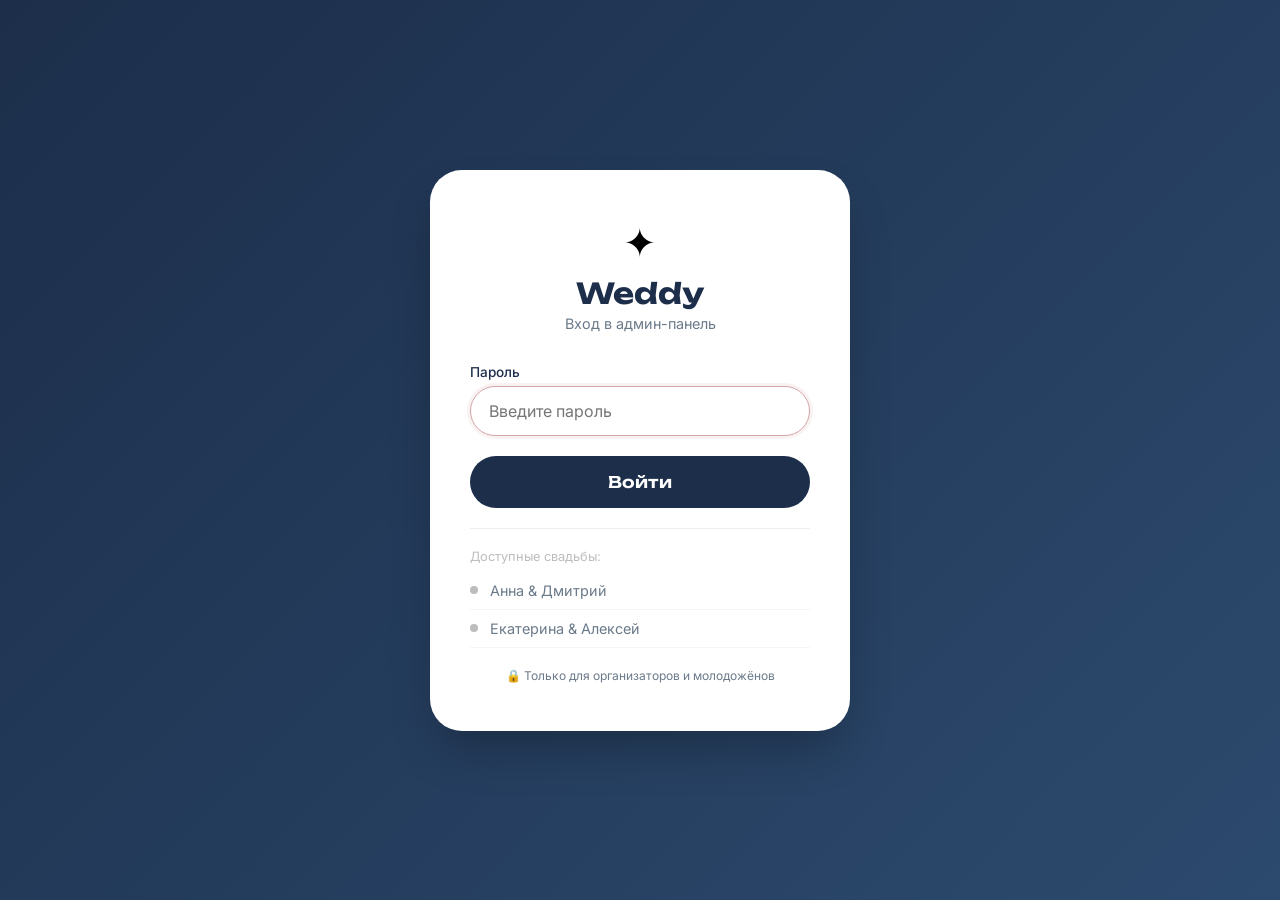
<file: admin-login.html>
<!DOCTYPE html>
<html lang="ru">
<head>
    <meta charset="UTF-8">
    <meta name="viewport" content="width=device-width, initial-scale=1.0, viewport-fit=cover">
    <title>Вход в админ-панель | Weddy</title>
    <link href="https://fonts.googleapis.com/css2?family=Inter:opsz,wght@14..32,300;14..32,400;14..32,500;14..32,600;14..32,700&family=Unbounded:wght@200;300;400;500;600;700&display=swap" rel="stylesheet">
    <style>
        * {
            margin: 0;
            padding: 0;
            box-sizing: border-box;
        }

        body {
            font-family: 'Inter', sans-serif;
            min-height: 100vh;
            display: flex;
            align-items: center;
            justify-content: center;
            background: linear-gradient(135deg, #1C2E4A 0%, #2C4A6E 100%);
            padding: 20px;
        }

        .login-container {
            width: 100%;
            max-width: 420px;
        }

        .login-card {
            background: white;
            border-radius: 32px;
            padding: 48px 40px;
            box-shadow: 0 25px 50px -12px rgba(0,0,0,0.3);
        }

        .login-logo {
            text-align: center;
            margin-bottom: 32px;
        }

        .login-logo .logo-icon {
            font-size: 2.5rem;
            display: block;
            margin-bottom: 8px;
        }

        .login-logo h1 {
            font-family: 'Unbounded', sans-serif;
            font-size: 1.8rem;
            color: #1C2E4A;
        }

        .login-logo p {
            color: #6B7A8A;
            font-size: 0.9rem;
            margin-top: 4px;
        }

        .form-group {
            margin-bottom: 20px;
        }

        .form-group label {
            display: block;
            font-weight: 500;
            font-size: 0.85rem;
            color: #1C2E4A;
            margin-bottom: 6px;
        }

        .form-group input {
            width: 100%;
            padding: 14px 18px;
            border: 1px solid #E2D9CE;
            border-radius: 60px;
            font-size: 1rem;
            font-family: 'Inter', sans-serif;
            transition: all 0.2s;
        }

        .form-group input:focus {
            outline: none;
            border-color: #D4A5A5;
            box-shadow: 0 0 0 3px rgba(212, 165, 165, 0.15);
        }

        .login-btn {
            width: 100%;
            padding: 16px;
            background: #1C2E4A;
            color: white;
            border: none;
            border-radius: 60px;
            font-family: 'Unbounded', sans-serif;
            font-size: 1rem;
            font-weight: 600;
            cursor: pointer;
            transition: all 0.3s;
            position: relative;
        }

        .login-btn:hover:not(:disabled) {
            background: #2C4A6E;
            transform: translateY(-2px);
        }

        .login-btn:disabled {
            opacity: 0.6;
            cursor: not-allowed;
        }

        .login-btn .spinner {
            display: none;
            width: 20px;
            height: 20px;
            border: 2px solid rgba(255,255,255,0.3);
            border-top-color: white;
            border-radius: 50%;
            animation: spin 0.8s linear infinite;
            margin: 0 auto;
        }

        .login-btn.loading .spinner {
            display: block;
        }

        .login-btn.loading .btn-text {
            display: none;
        }

        @keyframes spin {
            to { transform: rotate(360deg); }
        }

        .error-message {
            display: none;
            background: rgba(244, 67, 54, 0.1);
            color: #C62828;
            padding: 12px 16px;
            border-radius: 12px;
            font-size: 0.85rem;
            margin-bottom: 16px;
            text-align: center;
        }

        .error-message.show {
            display: block;
        }

        .login-footer {
            text-align: center;
            margin-top: 20px;
            color: #6B7A8A;
            font-size: 0.75rem;
        }

        .projects-list {
            margin-top: 20px;
            border-top: 1px solid #EEEEEE;
            padding-top: 20px;
        }

        .projects-list .project-item {
            display: flex;
            align-items: center;
            gap: 12px;
            padding: 10px 0;
            border-bottom: 1px solid #F5F5F5;
            font-size: 0.9rem;
            color: #6B7A8A;
        }

        .projects-list .project-item .status {
            width: 8px;
            height: 8px;
            border-radius: 50%;
            background: #4CAF50;
            flex-shrink: 0;
        }

        .projects-list .project-item .status.inactive {
            background: #BDBDBD;
        }

        @media (max-width: 480px) {
            .login-card {
                padding: 32px 24px;
            }
        }
    </style>
</head>
<body>
    <div class="login-container">
        <div class="login-card">
            <div class="login-logo">
                <span class="logo-icon">✦</span>
                <h1>Weddy</h1>
                <p>Вход в админ-панель</p>
            </div>

            <div class="error-message" id="errorMessage">
                ❌ Неверный пароль. Попробуйте ещё раз.
            </div>

            <form id="loginForm">
                <div class="form-group">
                    <label>Пароль</label>
                    <input type="password" id="passwordInput" placeholder="Введите пароль" autofocus>
                </div>
                <button type="submit" class="login-btn" id="loginBtn">
                    <span class="btn-text">Войти</span>
                    <span class="spinner"></span>
                </button>
            </form>

            <div class="projects-list" id="projectsList">
                <div style="font-size:0.8rem; color:#BDBDBD; margin-bottom:8px;">Доступные свадьбы:</div>
                <div class="project-item">
                    <span class="status" id="status1"></span>
                    <span>Анна & Дмитрий</span>
                </div>
                <div class="project-item">
                    <span class="status" id="status2"></span>
                    <span>Екатерина & Алексей</span>
                </div>
            </div>

            <div class="login-footer">
                🔒 Только для организаторов и молодожёнов
            </div>
        </div>
    </div>

    <script>
        // =====================================================
        // СПИСОК ВСЕХ ТАБЛИЦ
        // =====================================================
        // Добавляйте новые таблицы сюда
        const TABLES = [
            {
                id: 'project1',
                name: 'Анна & Дмитрий',
                url: 'https://script.google.com/macros/s/AKfycbwfoos2zqwne_w590SYU4QIp5GaCVZ9ON-9txOlrYsfQvJBBRRA3eg4FVHH7GS2TaXs/exec',
                statusEl: 'status1'
            },
            {
                id: 'project2',
                name: 'Екатерина & Алексей',
                url: 'https://script.google.com/macros/s/AKfycbwaLA-_88Yf7ubM1ErGJZsTwlAcD5hOEQSJ5fk0YHoCdwpUGLx2DpHYMOAXPlQyzDtPdg/exec',
                statusEl: 'status2'
            }
        ];

        // =====================================================
        // ПРОВЕРКА ПАРОЛЯ В ТАБЛИЦЕ
        // =====================================================
        function checkPasswordInTable(tableUrl, password) {
            const url = tableUrl + '?password=' + encodeURIComponent(password);
            
            return fetch(url)
                .then(response => response.json())
                .then(data => {
                    return { success: data.success, tableUrl: tableUrl };
                })
                .catch(() => {
                    return { success: false, tableUrl: tableUrl };
                });
        }

        // =====================================================
        // ПРОВЕРКА ВСЕХ ТАБЛИЦ
        // =====================================================
        function checkAllTables(password) {
            const promises = TABLES.map(table => {
                return checkPasswordInTable(table.url, password)
                    .then(result => {
                        return { ...result, name: table.name, id: table.id };
                    });
            });

            return Promise.all(promises);
        }

        // =====================================================
        // ОБНОВЛЕНИЕ СТАТУСОВ ТАБЛИЦ
        // =====================================================
        function updateTableStatuses() {
            TABLES.forEach(table => {
                const el = document.getElementById(table.statusEl);
                if (el) {
                    // Просто проверяем, что таблица доступна
                    fetch(table.url)
                        .then(() => {
                            el.className = 'status';
                        })
                        .catch(() => {
                            el.className = 'status inactive';
                        });
                }
            });
        }

        // =====================================================
        // ОБРАБОТКА ВХОДА
        // =====================================================
        const loginForm = document.getElementById('loginForm');
        const passwordInput = document.getElementById('passwordInput');
        const errorMessage = document.getElementById('errorMessage');
        const loginBtn = document.getElementById('loginBtn');

        loginForm.addEventListener('submit', function(e) {
            e.preventDefault();
            
            const password = passwordInput.value.trim();
            if (!password) {
                errorMessage.textContent = '❌ Введите пароль';
                errorMessage.classList.add('show');
                return;
            }

            // Показываем загрузку
            loginBtn.classList.add('loading');
            loginBtn.disabled = true;
            errorMessage.classList.remove('show');

            // Проверяем все таблицы
            checkAllTables(password)
                .then(results => {
                    loginBtn.classList.remove('loading');
                    loginBtn.disabled = false;

                    // Ищем успешную проверку
                    const found = results.find(r => r.success === true);

                    if (found) {
                        // Сохраняем URL таблицы в сессию
                        sessionStorage.setItem('tableUrl', found.tableUrl);
                        sessionStorage.setItem('projectName', found.name);
                        sessionStorage.setItem('projectId', found.id);
                        sessionStorage.setItem('adminAuthenticated', 'true');
                        
                        // Переходим в админку
                        window.location.href = 'admin.html';
                    } else {
                        errorMessage.textContent = '❌ Неверный пароль. Попробуйте ещё раз.';
                        errorMessage.classList.add('show');
                        passwordInput.value = '';
                        passwordInput.focus();
                    }
                })
                .catch(() => {
                    loginBtn.classList.remove('loading');
                    loginBtn.disabled = false;
                    errorMessage.textContent = '❌ Ошибка подключения к таблицам. Попробуйте позже.';
                    errorMessage.classList.add('show');
                });
        });

        // Enter для отправки
        passwordInput.addEventListener('keydown', function(e) {
            if (e.key === 'Enter') {
                loginForm.dispatchEvent(new Event('submit'));
            }
        });

        // Проверяем статус таблиц при загрузке
        document.addEventListener('DOMContentLoaded', function() {
            updateTableStatuses();
        });
    </script>
</body>
</html>
</file>
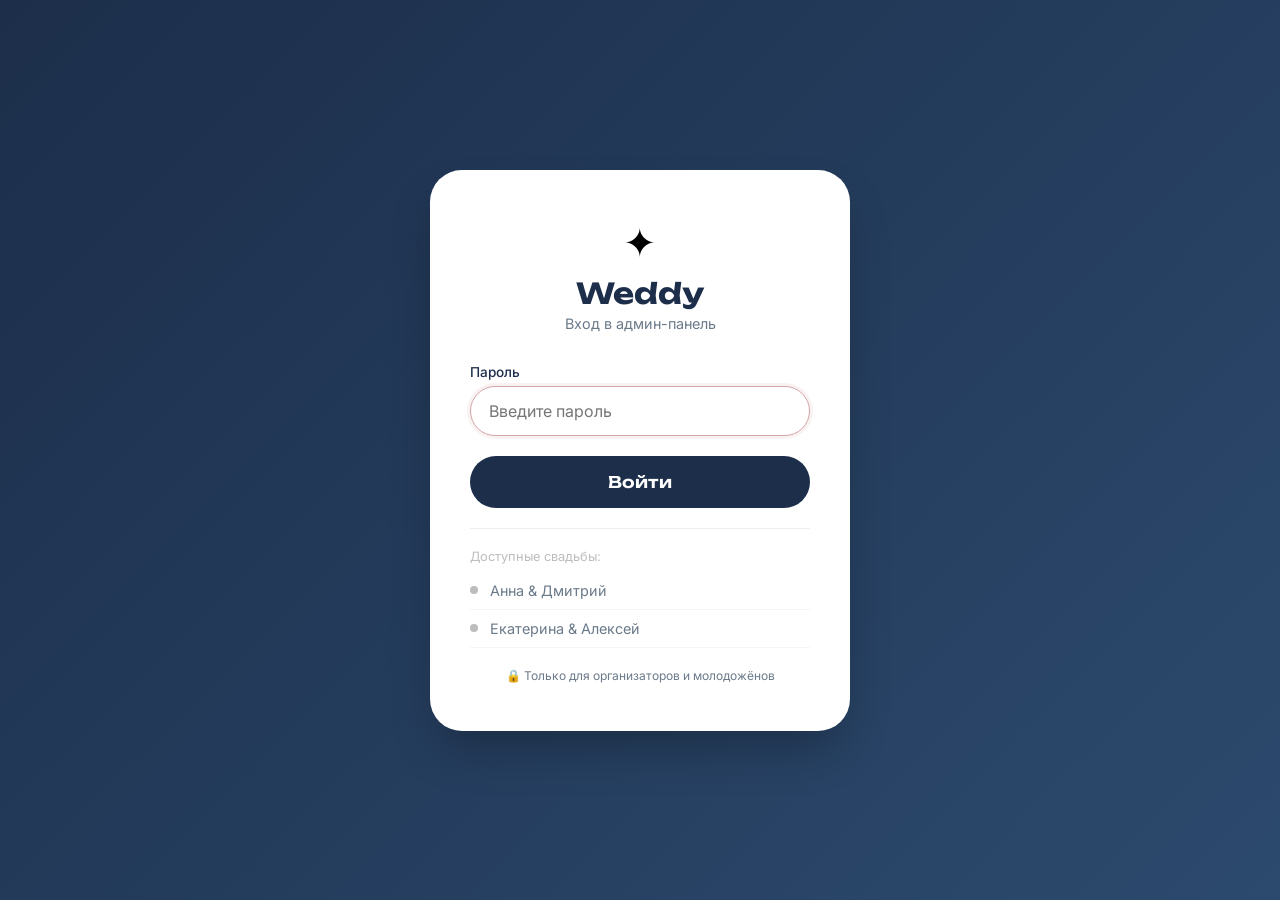
<file: admin.html>
<!DOCTYPE html>
<html lang="ru">
<head>
    <meta charset="UTF-8">
    <meta name="viewport" content="width=device-width, initial-scale=1.0, viewport-fit=cover">
    <title>Weddy — Админ-панель</title>
    <link href="https://fonts.googleapis.com/css2?family=Inter:opsz,wght@14..32,300;14..32,400;14..32,500;14..32,600;14..32,700&family=Unbounded:wght@200;300;400;500;600;700&display=swap" rel="stylesheet">
    <link rel="stylesheet" href="css/admin.css">
</head>
<body>
    <div class="admin-container">
        <header class="admin-header">
            <div class="header-left">
                <span class="logo">✦ Weddy</span>
                <span class="badge">Админ-панель</span>
            </div>
            <div class="header-right">
                <span class="event-name" id="projectName">Загрузка...</span>
                <span class="event-date" id="projectDate">15 августа 2026</span>
                <button class="btn-logout" id="logoutBtn">Выйти</button>
            </div>
        </header>

        <section class="stats-section">
            <div class="stats-grid">
                <div class="stat-card">
                    <div class="stat-icon">👥</div>
                    <div class="stat-info">
                        <div class="stat-number" id="totalGuests">0</div>
                        <div class="stat-label">Всего ответило</div>
                    </div>
                </div>
                <div class="stat-card">
                    <div class="stat-icon">✅</div>
                    <div class="stat-info">
                        <div class="stat-number" id="confirmedGuests">0</div>
                        <div class="stat-label">Подтвердили</div>
                    </div>
                </div>
                <div class="stat-card">
                    <div class="stat-icon">❌</div>
                    <div class="stat-info">
                        <div class="stat-number" id="declinedGuests">0</div>
                        <div class="stat-label">Не придут</div>
                    </div>
                </div>
                <div class="stat-card">
                    <div class="stat-icon">👶</div>
                    <div class="stat-info">
                        <div class="stat-number" id="totalChildren">0</div>
                        <div class="stat-label">Всего детей</div>
                    </div>
                </div>
                <div class="stat-card">
                    <div class="stat-icon">🍷</div>
                    <div class="stat-info">
                        <div class="stat-number" id="totalAlcohol">0</div>
                        <div class="stat-label">Заказов алкоголя</div>
                    </div>
                </div>
            </div>
        </section>

        <section class="filters-section">
            <div class="filters-row">
                <div class="filter-group">
                    <label>Статус</label>
                    <select id="filterStatus">
                        <option value="all">Все</option>
                        <option value="coming">Идут</option>
                        <option value="not">Не идут</option>
                    </select>
                </div>
                <div class="filter-group">
                    <label>Поиск</label>
                    <input type="text" id="searchInput" placeholder="Имя гостя...">
                </div>
                <div class="filter-group actions">
                    <button class="btn-export" id="exportExcelBtn">📊 Экспорт в Excel</button>
                    <button class="btn-export" id="exportCsvBtn">📄 Экспорт в CSV</button>
                </div>
            </div>
        </section>

        <section class="table-section">
            <div class="table-wrapper">
                <table class="guests-table">
                    <thead>
                        <tr>
                            <th>№</th>
                            <th>Имя</th>
                            <th>Гостей</th>
                            <th>Детей</th>
                            <th>Алкоголь</th>
                            <th>Аллергии</th>
                            <th>Комментарий</th>
                            <th>Статус</th>
                        </tr>
                    </thead>
                    <tbody id="tableBody">
                    </tbody>
                </table>
            </div>
            <div class="table-footer">
                <span id="rowCount">Показано: 0 записей</span>
            </div>
        </section>
    </div>

    <script src="js/admin.js?v=2.0"></script>
</body>
</html>
</file>
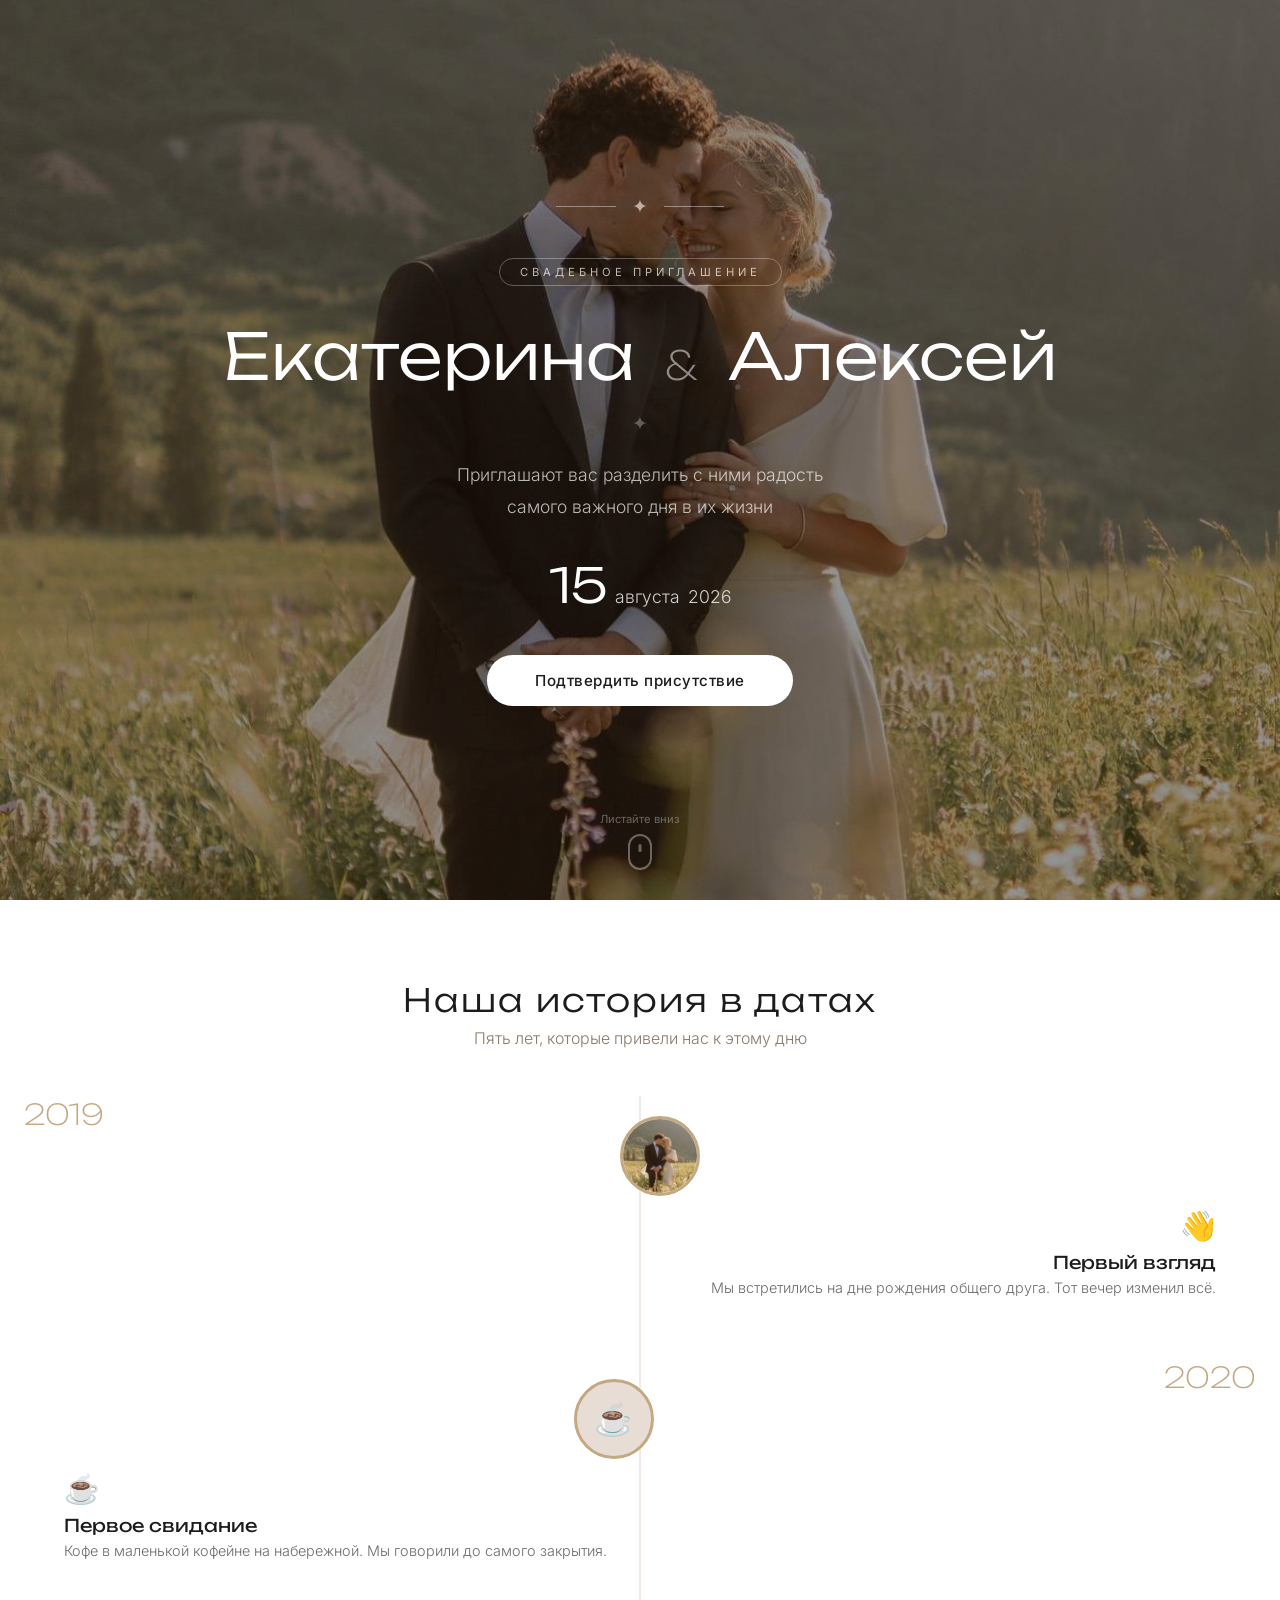
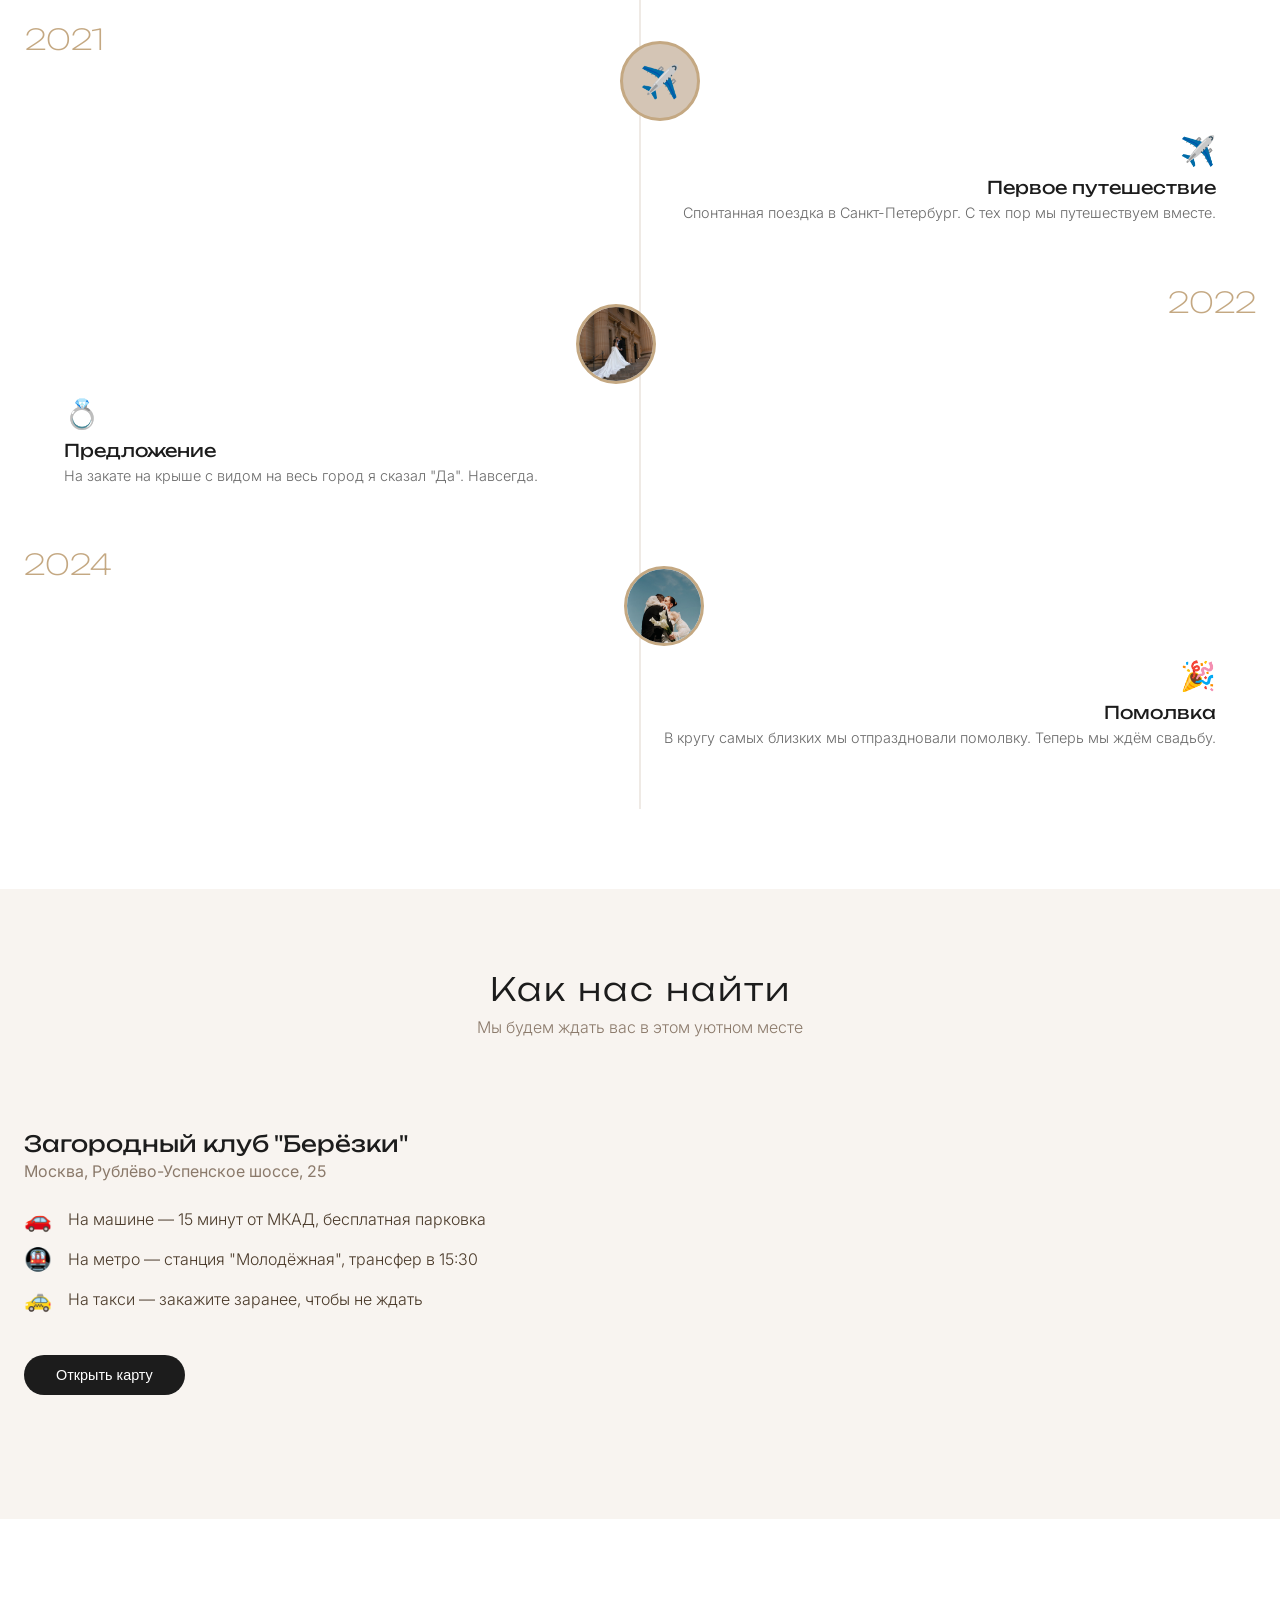
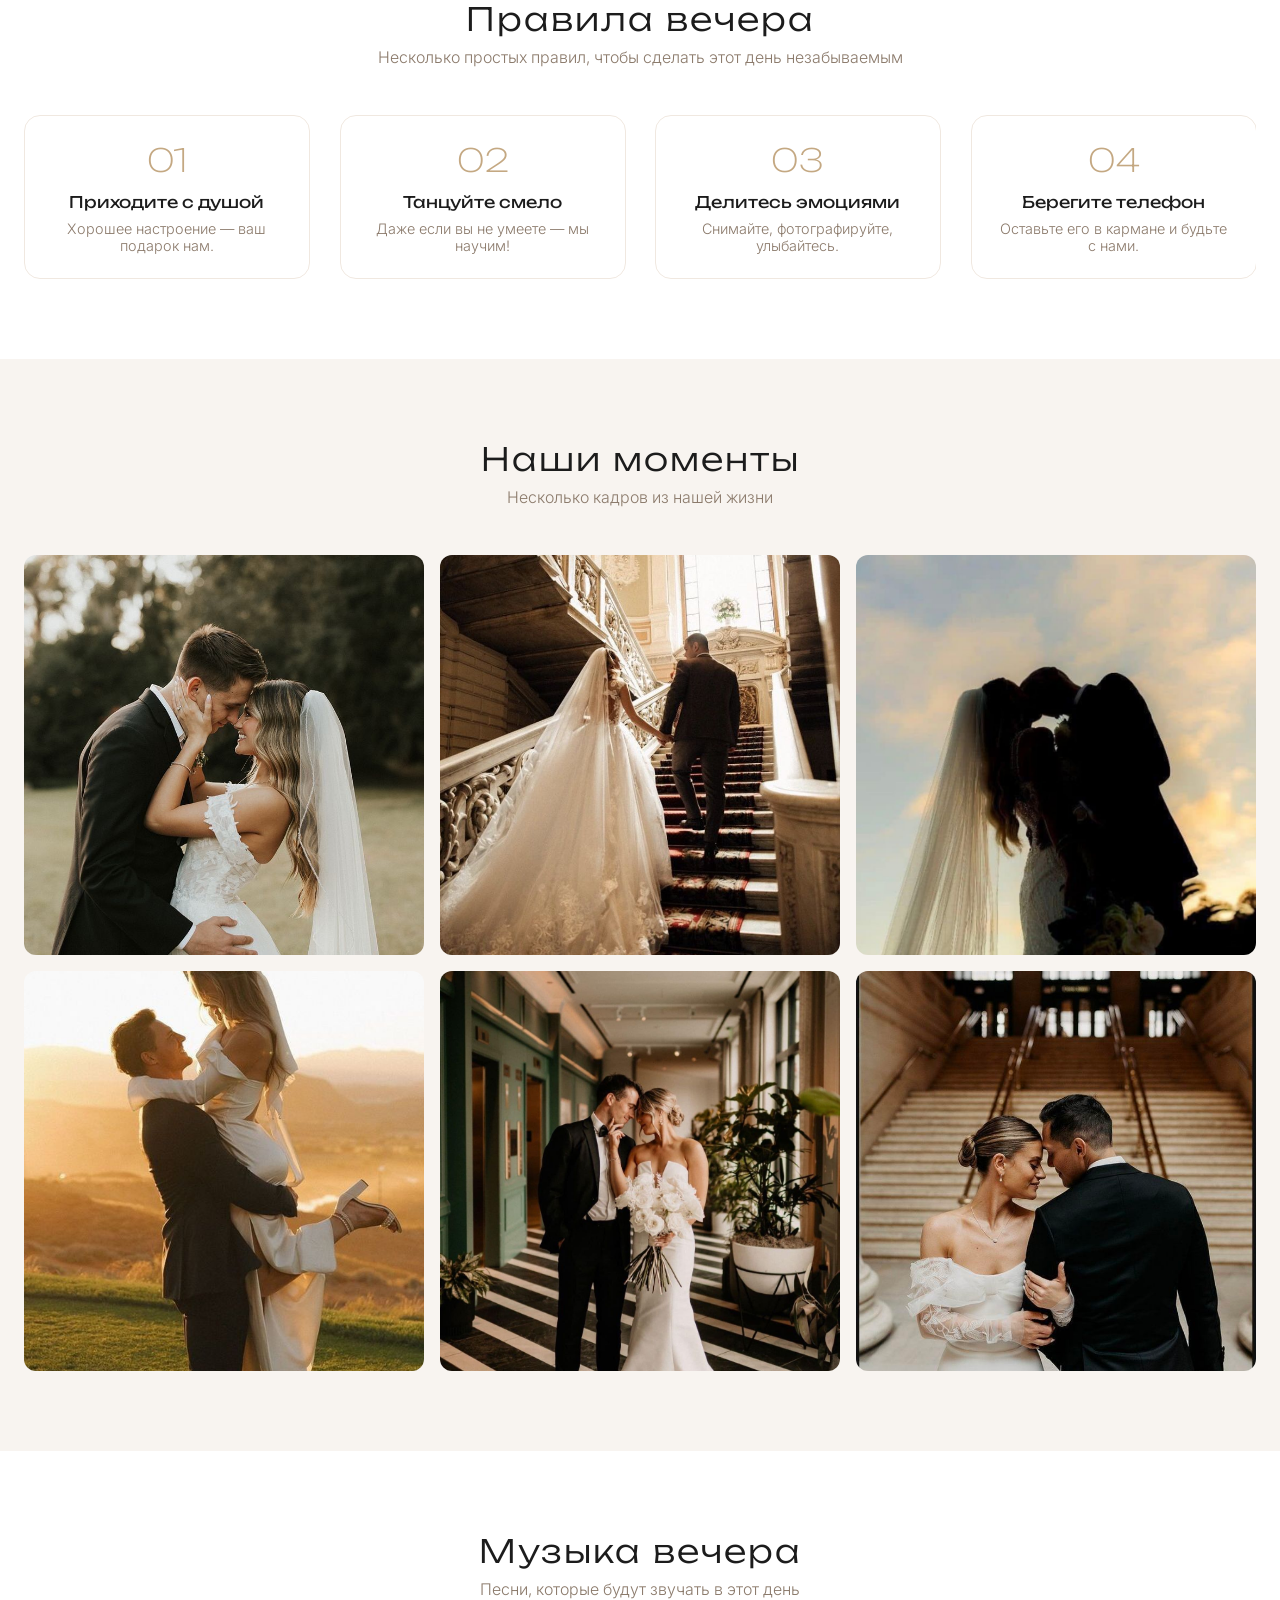
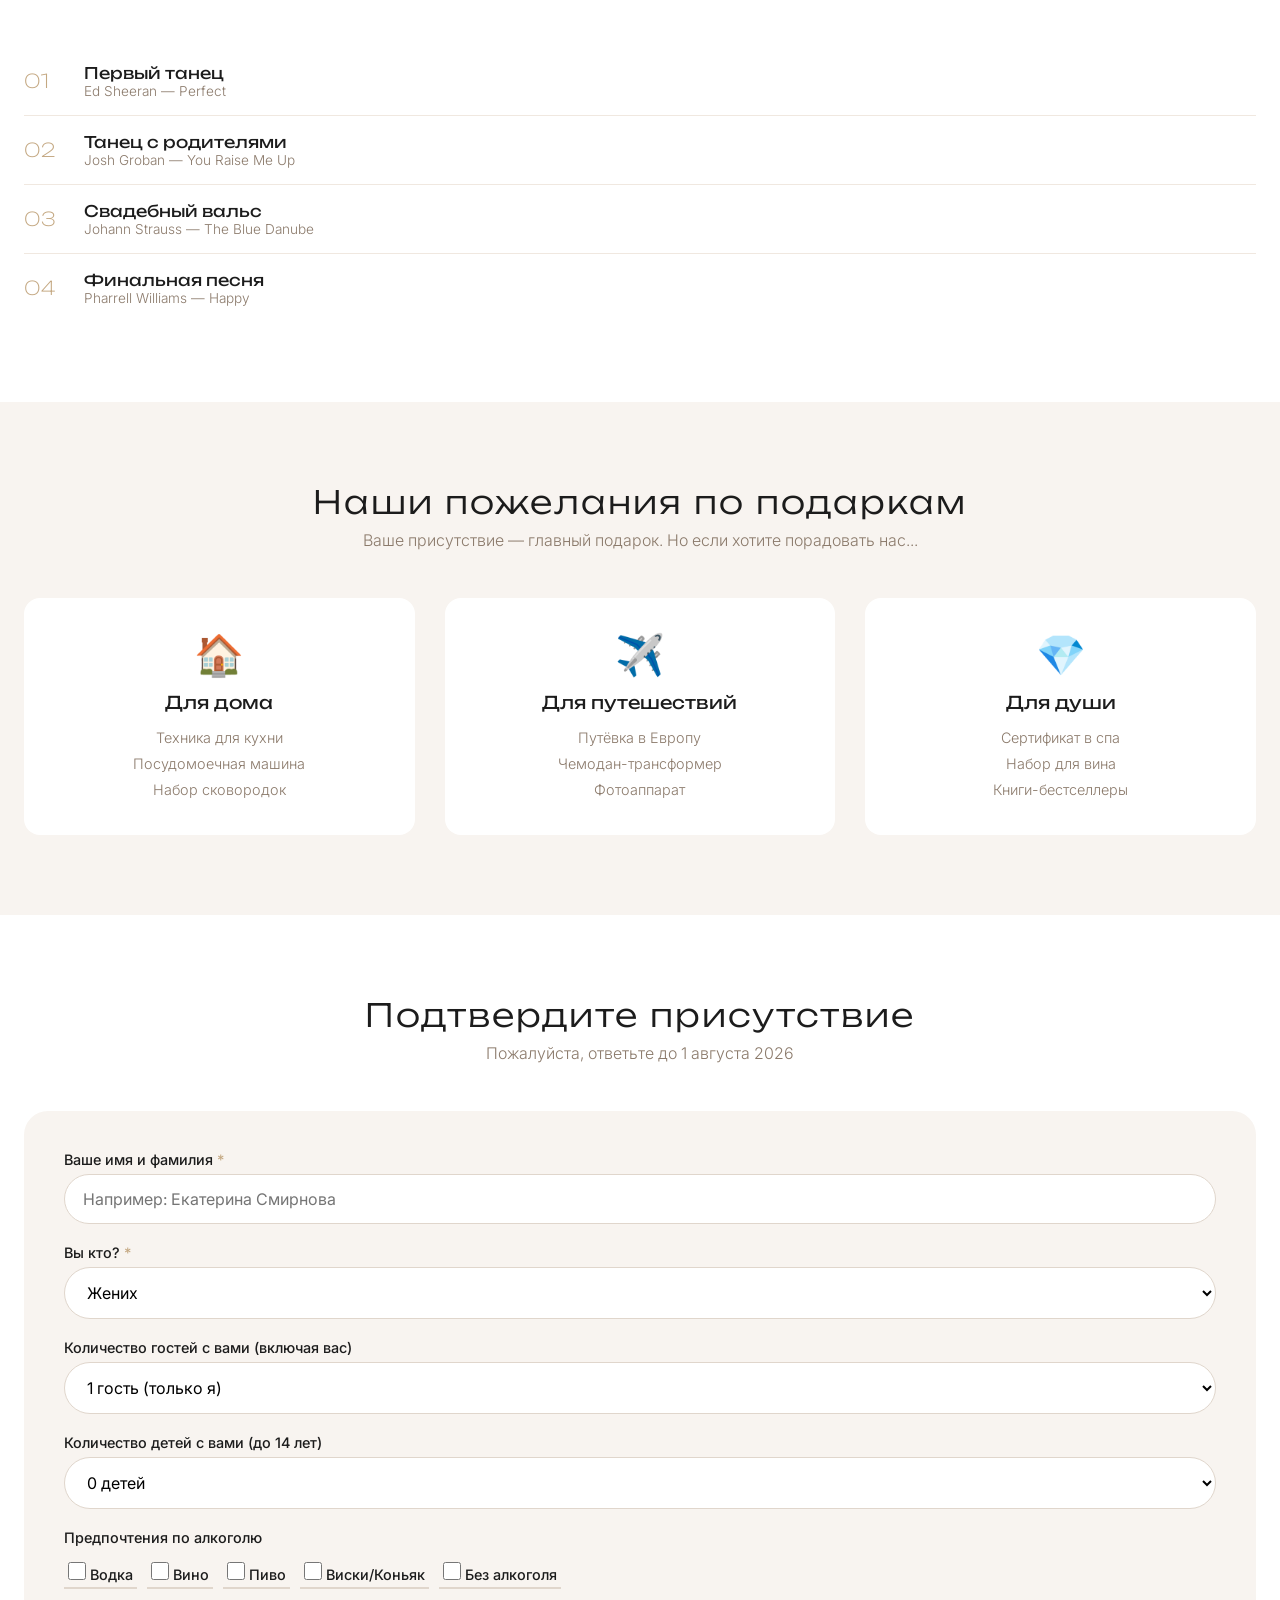
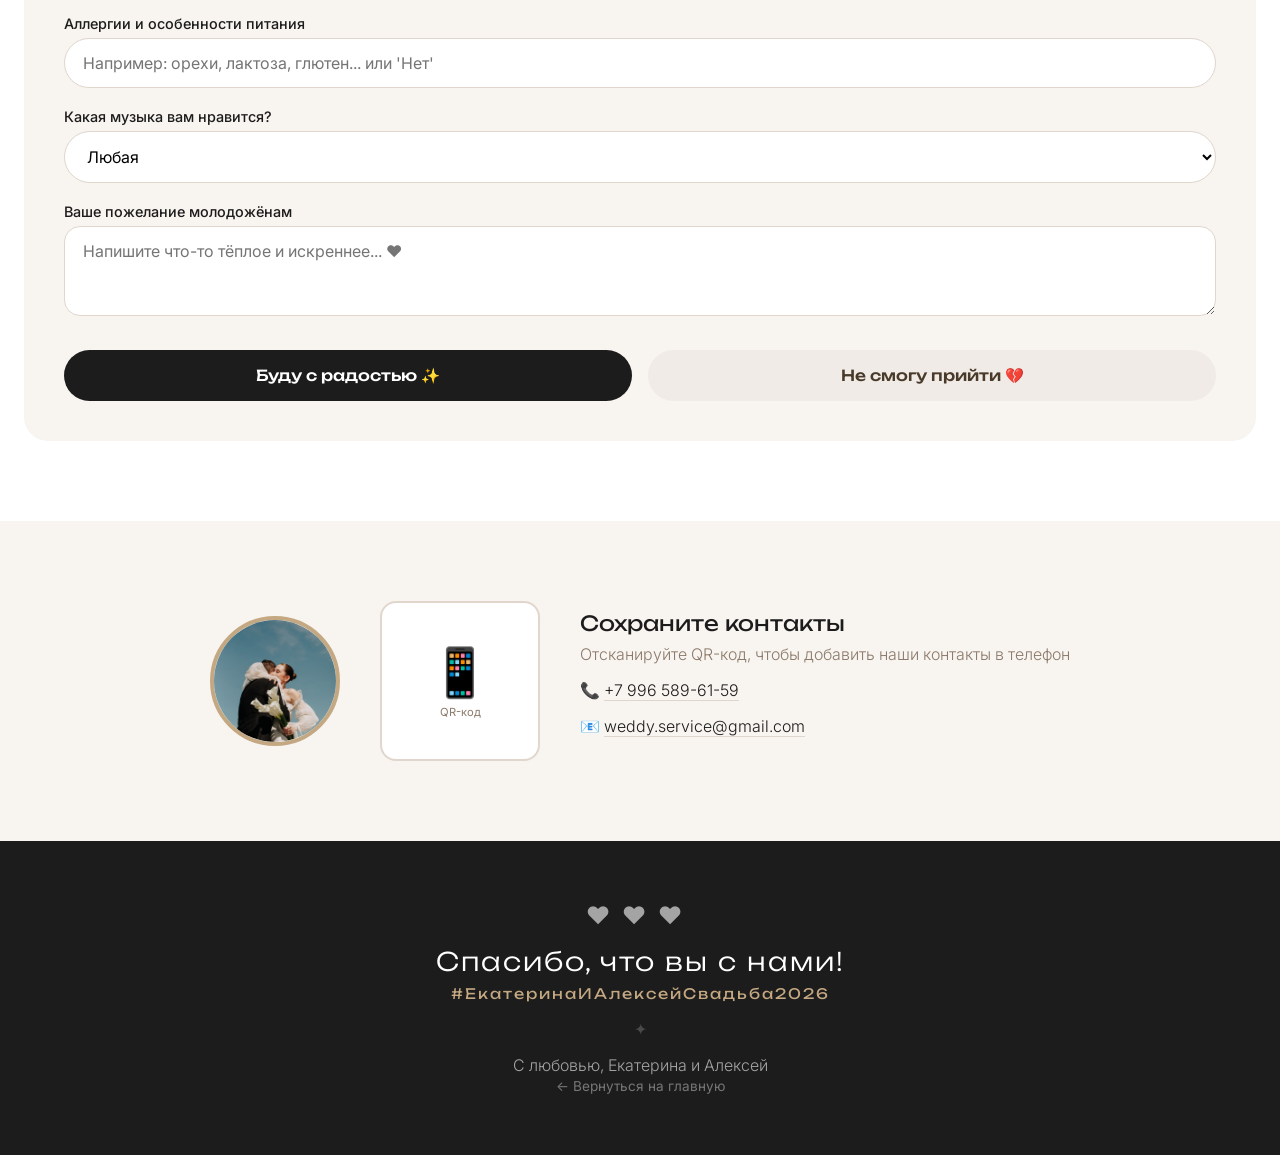
<file: invitation-premium.html>
<!DOCTYPE html>
<html lang="ru">
<head>
    <meta charset="UTF-8">
    <meta name="viewport" content="width=device-width, initial-scale=1.0, viewport-fit=cover">
    <title>Екатерина & Алексей | Приглашение на свадьбу</title>
    <link href="https://fonts.googleapis.com/css2?family=Inter:opsz,wght@14..32,300;14..32,400;14..32,500;14..32,600;14..32,700&family=Unbounded:wght@200;300;400;500;600;700&display=swap" rel="stylesheet">
    <link rel="stylesheet" href="css/invitation-premium.css">
    <link href="https://unpkg.com/aos@2.3.1/dist/aos.css" rel="stylesheet">
</head>
<body>

    <!-- =====================================================
    ДЕКОРАТИВНЫЕ ЛИНИИ
    ===================================================== -->
    <div class="site-lines">
        <div class="line line-v"></div>
        <div class="line line-v"></div>
        <div class="line line-v"></div>
        <div class="line line-v"></div>
        <div class="line line-v"></div>
        <div class="line line-v"></div>
        <div class="line line-v"></div>
        <div class="line line-h"></div>
        <div class="line line-h"></div>
        <div class="line line-h"></div>
        <div class="line line-h"></div>
        <div class="line line-h"></div>
        <div class="line line-d"></div>
    </div>

    <div class="corner-decoration corner-decoration-tl"></div>
    <div class="corner-decoration corner-decoration-tr"></div>
    <div class="corner-decoration corner-decoration-bl"></div>
    <div class="corner-decoration corner-decoration-br"></div>

    <!-- =====================================================
    БЛОК 1: ОБЛОЖКА-ПРИГЛАШЕНИЕ
    ===================================================== -->
    <section class="hero-section" style="background-image: url('img/couple1.jpg'); background-size: cover; background-position: center;">
        <div class="hero-overlay"></div>
        <div class="hero-decoration">
            <span class="decoration-line"></span>
            <span class="decoration-diamond">✦</span>
            <span class="decoration-line"></span>
        </div>
        <div class="hero-content" data-aos="fade-up" data-aos-duration="1500">
            <span class="hero-badge">Свадебное приглашение</span>
            <h1 class="hero-title">
                <span class="hero-name">Екатерина</span>
                <span class="hero-ampersand">&</span>
                <span class="hero-name">Алексей</span>
            </h1>
            <div class="hero-divider">✦</div>
            <p class="hero-text">Приглашают вас разделить с ними радость<br>самого важного дня в их жизни</p>
            <div class="hero-date">
                <span class="hero-day">15</span>
                <span class="hero-month">августа</span>
                <span class="hero-year">2026</span>
            </div>
            <a href="#rsvp" class="hero-btn">Подтвердить присутствие</a>
        </div>
        <div class="scroll-indicator">
            <span>Листайте вниз</span>
            <div class="scroll-mouse"></div>
        </div>
    </section>

    <!-- =====================================================
    БЛОК 2: НАША ИСТОРИЯ
    ===================================================== -->
    <section class="timeline-section">
        <div class="container">
            <h2 data-aos="fade-up">Наша история в датах</h2>
            <p class="section-subtitle" data-aos="fade-up" data-aos-delay="100">Пять лет, которые привели нас к этому дню</p>
            <div class="timeline">
                <div class="timeline-item" data-aos="fade-right" data-aos-delay="100">
                    <div class="timeline-year">2019</div>
                    <div class="timeline-content">
                        <div class="timeline-photo"><img src="img/couple1.jpg" alt="Первый взгляд"></div>
                        <div class="timeline-icon">👋</div>
                        <h3>Первый взгляд</h3>
                        <p>Мы встретились на дне рождения общего друга. Тот вечер изменил всё.</p>
                    </div>
                </div>
                <div class="timeline-item" data-aos="fade-left" data-aos-delay="200">
                    <div class="timeline-year">2020</div>
                    <div class="timeline-content">
                        <div class="timeline-photo timeline-photo-placeholder" style="background: #E8DDD4;">
                            <span style="font-size:2rem; display:flex; align-items:center; justify-content:center; height:100%;">☕</span>
                        </div>
                        <div class="timeline-icon">☕</div>
                        <h3>Первое свидание</h3>
                        <p>Кофе в маленькой кофейне на набережной. Мы говорили до самого закрытия.</p>
                    </div>
                </div>
                <div class="timeline-item" data-aos="fade-right" data-aos-delay="300">
                    <div class="timeline-year">2021</div>
                    <div class="timeline-content">
                        <div class="timeline-photo timeline-photo-placeholder" style="background: #D4C5B5;">
                            <span style="font-size:2rem; display:flex; align-items:center; justify-content:center; height:100%;">✈️</span>
                        </div>
                        <div class="timeline-icon">✈️</div>
                        <h3>Первое путешествие</h3>
                        <p>Спонтанная поездка в Санкт-Петербург. С тех пор мы путешествуем вместе.</p>
                    </div>
                </div>
                <div class="timeline-item" data-aos="fade-left" data-aos-delay="400">
                    <div class="timeline-year">2022</div>
                    <div class="timeline-content">
                        <div class="timeline-photo"><img src="img/couple2.jpg" alt="Предложение"></div>
                        <div class="timeline-icon">💍</div>
                        <h3>Предложение</h3>
                        <p>На закате на крыше с видом на весь город я сказал "Да". Навсегда.</p>
                    </div>
                </div>
                <div class="timeline-item" data-aos="fade-right" data-aos-delay="500">
                    <div class="timeline-year">2024</div>
                    <div class="timeline-content">
                        <div class="timeline-photo"><img src="img/couple3.jpg" alt="Помолвка"></div>
                        <div class="timeline-icon">🎉</div>
                        <h3>Помолвка</h3>
                        <p>В кругу самых близких мы отпраздновали помолвку. Теперь мы ждём свадьбу.</p>
                    </div>
                </div>
            </div>
        </div>
    </section>

    <!-- =====================================================
    БЛОК 3: КАРТА С МАРШРУТОМ
    ===================================================== -->
    <section class="venue-section">
        <div class="container">
            <h2 data-aos="fade-up">Как нас найти</h2>
            <p class="section-subtitle" data-aos="fade-up" data-aos-delay="100">Мы будем ждать вас в этом уютном месте</p>
            <div class="venue-content" data-aos="fade-up" data-aos-delay="200">
                <div class="venue-info">
                    <h3>Загородный клуб "Берёзки"</h3>
                    <p class="venue-address">Москва, Рублёво-Успенское шоссе, 25</p>
                    <div class="venue-routes">
                        <div class="route"><span class="route-icon">🚗</span><span class="route-text">На машине — 15 минут от МКАД, бесплатная парковка</span></div>
                        <div class="route"><span class="route-icon">🚇</span><span class="route-text">На метро — станция "Молодёжная", трансфер в 15:30</span></div>
                        <div class="route"><span class="route-icon">🚕</span><span class="route-text">На такси — закажите заранее, чтобы не ждать</span></div>
                    </div>
                    <button class="map-btn" id="openMapBtn">Открыть карту</button>
                </div>
                <div class="venue-map">
                    <iframe src="https://www.google.com/maps/embed?pb=!1m18!1m12!1m3!1d2246.431674236273!2d37.394605!3d55.733998!2m3!1f0!2f0!3f0!3m2!1i1024!2i768!4f13.1!3m3!1m2!1s0x46b54b3c5e6b5b5d%3A0x0!2zNTXCsDQ0JzAyLjQiTiAzN8KwMjMnMzguNSJF!5e0!3m2!1sru!2sru!4v1700000000000!5m2!1sru!2sru" width="100%" height="300" style="border:0; border-radius:16px;" allowfullscreen loading="lazy"></iframe>
                </div>
            </div>
        </div>
    </section>

    <!-- =====================================================
    БЛОК 4: ПРАВИЛА ВЕЧЕРА
    ===================================================== -->
    <section class="rules-section">
        <div class="container">
            <h2 data-aos="fade-up">Правила вечера</h2>
            <p class="section-subtitle" data-aos="fade-up" data-aos-delay="100">Несколько простых правил, чтобы сделать этот день незабываемым</p>
            <div class="rules-grid">
                <div class="rule-item" data-aos="flip-up" data-aos-delay="100"><span class="rule-number">01</span><h3>Приходите с душой</h3><p>Хорошее настроение — ваш подарок нам.</p></div>
                <div class="rule-item" data-aos="flip-up" data-aos-delay="200"><span class="rule-number">02</span><h3>Танцуйте смело</h3><p>Даже если вы не умеете — мы научим!</p></div>
                <div class="rule-item" data-aos="flip-up" data-aos-delay="300"><span class="rule-number">03</span><h3>Делитесь эмоциями</h3><p>Снимайте, фотографируйте, улыбайтесь.</p></div>
                <div class="rule-item" data-aos="flip-up" data-aos-delay="400"><span class="rule-number">04</span><h3>Берегите телефон</h3><p>Оставьте его в кармане и будьте с нами.</p></div>
            </div>
        </div>
    </section>

    <!-- =====================================================
    БЛОК 5: INSTAGRAM-ЛЕНТА
    ===================================================== -->
    <section class="instagram-section">
        <div class="container">
            <h2 data-aos="fade-up">Наши моменты</h2>
            <p class="section-subtitle" data-aos="fade-up" data-aos-delay="100">Несколько кадров из нашей жизни</p>
            <div class="instagram-grid" data-aos="fade-up" data-aos-delay="200">
                <div class="instagram-item"><img src="img/gallery1.jpg" alt="Момент 1"></div>
                <div class="instagram-item"><img src="img/gallery2.jpg" alt="Момент 2"></div>
                <div class="instagram-item"><img src="img/gallery3.jpg" alt="Момент 3"></div>
                <div class="instagram-item"><img src="img/gallery4.jpg" alt="Момент 4"></div>
                <div class="instagram-item"><img src="img/gallery5.jpg" alt="Момент 5"></div>
                <div class="instagram-item"><img src="img/gallery6.jpg" alt="Момент 6"></div>
            </div>
        </div>
    </section>

    <!-- =====================================================
    БЛОК 6: ПЛЕЙЛИСТ ВЕЧЕРА
    ===================================================== -->
    <section class="playlist-section">
        <div class="container">
            <h2 data-aos="fade-up">Музыка вечера</h2>
            <p class="section-subtitle" data-aos="fade-up" data-aos-delay="100">Песни, которые будут звучать в этот день</p>
            <div class="playlist-grid" data-aos="fade-up" data-aos-delay="200">
                <div class="playlist-item"><span class="playlist-number">01</span><div class="playlist-info"><h4>Первый танец</h4><p>Ed Sheeran — Perfect</p></div></div>
                <div class="playlist-item"><span class="playlist-number">02</span><div class="playlist-info"><h4>Танец с родителями</h4><p>Josh Groban — You Raise Me Up</p></div></div>
                <div class="playlist-item"><span class="playlist-number">03</span><div class="playlist-info"><h4>Свадебный вальс</h4><p>Johann Strauss — The Blue Danube</p></div></div>
                <div class="playlist-item"><span class="playlist-number">04</span><div class="playlist-info"><h4>Финальная песня</h4><p>Pharrell Williams — Happy</p></div></div>
            </div>
        </div>
    </section>

    <!-- =====================================================
    БЛОК 7: ИДЕИ ПОДАРКОВ
    ===================================================== -->
    <section class="gifts-section">
        <div class="container">
            <h2 data-aos="fade-up">Наши пожелания по подаркам</h2>
            <p class="section-subtitle" data-aos="fade-up" data-aos-delay="100">Ваше присутствие — главный подарок. Но если хотите порадовать нас...</p>
            <div class="gifts-grid" data-aos="fade-up" data-aos-delay="200">
                <div class="gift-card"><div class="gift-icon">🏠</div><h3>Для дома</h3><ul><li>Техника для кухни</li><li>Посудомоечная машина</li><li>Набор сковородок</li></ul></div>
                <div class="gift-card"><div class="gift-icon">✈️</div><h3>Для путешествий</h3><ul><li>Путёвка в Европу</li><li>Чемодан-трансформер</li><li>Фотоаппарат</li></ul></div>
                <div class="gift-card"><div class="gift-icon">💎</div><h3>Для души</h3><ul><li>Сертификат в спа</li><li>Набор для вина</li><li>Книги-бестселлеры</li></ul></div>
            </div>
        </div>
    </section>

    <!-- =====================================================
    БЛОК 8: RSVP (ПРЕМИУМ ФОРМА)
    ===================================================== -->
    <section id="rsvp" class="rsvp-section">
        <div class="container">
            <h2 data-aos="fade-up">Подтвердите присутствие</h2>
            <p class="section-subtitle" data-aos="fade-up" data-aos-delay="100">Пожалуйста, ответьте до 1 августа 2026</p>
            <div class="rsvp-card" data-aos="fade-up" data-aos-delay="200">
                <form id="rsvpFormPremium">

                    <!-- БЛОК 1: Кто вы -->
                    <div class="form-group">
                        <label>Ваше имя и фамилия <span class="required">*</span></label>
                        <input type="text" id="guestName" placeholder="Например: Екатерина Смирнова" required>
                    </div>

                    <div class="form-group">
                        <label>Вы кто? <span class="required">*</span></label>
                        <select id="guestRole">
                            <option value="Жених">Жених</option>
                            <option value="Невеста">Невеста</option>
                            <option value="Гость">Гость</option>
                            <option value="Родитель">Родитель</option>
                            <option value="Свидетель">Свидетель</option>
                        </select>
                    </div>

                    <!-- БЛОК 2: Компания -->
                    <div class="form-group">
                        <label>Количество гостей с вами (включая вас)</label>
                        <select id="guestsCount">
                            <option value="1">1 гость (только я)</option>
                            <option value="2">2 гостя</option>
                            <option value="3">3 гостя</option>
                            <option value="4">4 гостя</option>
                            <option value="5">5+ гостей</option>
                        </select>
                    </div>

                    <div class="form-group">
                        <label>Количество детей с вами (до 14 лет)</label>
                        <select id="childrenCount">
                            <option value="0">0 детей</option>
                            <option value="1">1 ребёнок</option>
                            <option value="2">2 ребёнка</option>
                            <option value="3">3 ребёнка</option>
                            <option value="4">4+ детей</option>
                        </select>
                    </div>

                    <!-- БЛОК 3: Предпочтения -->
                    <div class="form-group">
                        <label>Предпочтения по алкоголю</label>
                        <div class="checkbox-group">
                            <label class="checkbox-label"><input type="checkbox" name="alcohol" value="Водка"> Водка</label>
                            <label class="checkbox-label"><input type="checkbox" name="alcohol" value="Вино"> Вино</label>
                            <label class="checkbox-label"><input type="checkbox" name="alcohol" value="Пиво"> Пиво</label>
                            <label class="checkbox-label"><input type="checkbox" name="alcohol" value="Виски/Коньяк"> Виски/Коньяк</label>
                            <label class="checkbox-label"><input type="checkbox" name="alcohol" value="Без алкоголя"> Без алкоголя</label>
                        </div>
                    </div>

                    <div class="form-group">
                        <label>Аллергии и особенности питания</label>
                        <input type="text" id="allergies" placeholder="Например: орехи, лактоза, глютен... или 'Нет'">
                    </div>

                    <!-- БЛОК 4: Настроение (НОВОЕ!) -->
                    <div class="form-group">
                        <label>Какая музыка вам нравится?</label>
                        <select id="musicPreference">
                            <option value="Любая">Любая</option>
                            <option value="Поп">Поп</option>
                            <option value="Рок">Рок</option>
                            <option value="Ретро">Ретро</option>
                            <option value="Классика">Классика</option>
                            <option value="Русская эстрада">Русская эстрада</option>
                            <option value="Джаз">Джаз</option>
                        </select>
                    </div>

                    <!-- БЛОК 5: Пожелание -->
                    <div class="form-group">
                        <label>Ваше пожелание молодожёнам</label>
                        <textarea id="wish" rows="3" placeholder="Напишите что-то тёплое и искреннее... ❤️"></textarea>
                    </div>

                    <!-- Кнопки -->
                    <div class="rsvp-buttons">
                        <button type="submit" class="rsvp-btn yes" id="rsvpYesPremium">Буду с радостью ✨</button>
                        <button type="button" class="rsvp-btn no" id="rsvpNoPremium">Не смогу прийти 💔</button>
                    </div>
                </form>
                <div id="rsvpResult" class="rsvp-result-message"></div>
            </div>
        </div>
    </section>

    <!-- =====================================================
    БЛОК 9: QR-КОД
    ===================================================== -->
    <section class="qr-section">
        <div class="container">
            <div class="qr-content" data-aos="zoom-in" data-aos-duration="1000">
                <div class="qr-photo"><img src="img/couple3.jpg" alt="Екатерина и Алексей"></div>
                <div class="qr-code"><div class="qr-placeholder"><span>📱</span><p>QR-код</p></div></div>
                <div class="qr-info">
                    <h3>Сохраните контакты</h3>
                    <p>Отсканируйте QR-код, чтобы добавить наши контакты в телефон</p>
                    <div class="qr-contacts">
                        <p>📞 <a href="tel:+79965896159">+7 996 589-61-59</a></p>
                        <p>📧 <a href="mailto:weddy.service@gmail.com">weddy.service@gmail.com</a></p>
                    </div>
                </div>
            </div>
        </div>
    </section>

    <!-- =====================================================
    БЛОК 10: ФУТЕР
    ===================================================== -->
    <footer class="footer-section">
        <div class="container">
            <div class="footer-hearts"><span>❤️</span><span>❤️</span><span>❤️</span></div>
            <h2>Спасибо, что вы с нами!</h2>
            <p class="footer-hashtag">#ЕкатеринаИАлексейСвадьба2026</p>
            <div class="footer-divider">✦</div>
            <p class="footer-text">С любовью, Екатерина и Алексей</p>
            <p class="footer-link"><a href="index.html">← Вернуться на главную</a></p>
        </div>
    </footer>

    <!-- =====================================================
    ПОПАПЫ
    ===================================================== -->
    <div class="popup-overlay" id="popupSuccess"><div class="popup"><div class="popup-icon">🎉</div><h2 class="popup-title">Спасибо за ответ!</h2><p class="popup-text" id="popupMessage">Мы очень рады, что вы будете с нами в этот особенный день!</p><button class="popup-btn" onclick="closePopup('popupSuccess')">Отлично!</button></div></div>
    <div class="popup-overlay" id="popupError"><div class="popup"><div class="popup-icon">😕</div><h2 class="popup-title">Что-то пошло не так</h2><p class="popup-text">Не удалось отправить ответ. Попробуйте ещё раз.</p><button class="popup-btn popup-btn-error" onclick="closePopup('popupError')">Попробовать снова</button></div></div>
    <div class="popup-overlay" id="popupDecline"><div class="popup"><div class="popup-icon">💔</div><h2 class="popup-title">Мы будем скучать!</h2><p class="popup-text">Очень жаль, что вы не сможете быть с нами. Обязательно встретимся в другой раз!</p><button class="popup-btn" onclick="closePopup('popupDecline')">Обнимаем!</button></div></div>

    <script src="https://unpkg.com/aos@2.3.1/dist/aos.js"></script>
    <script src="js/invitation-premium.js"></script>
</body>
</html>
</file>
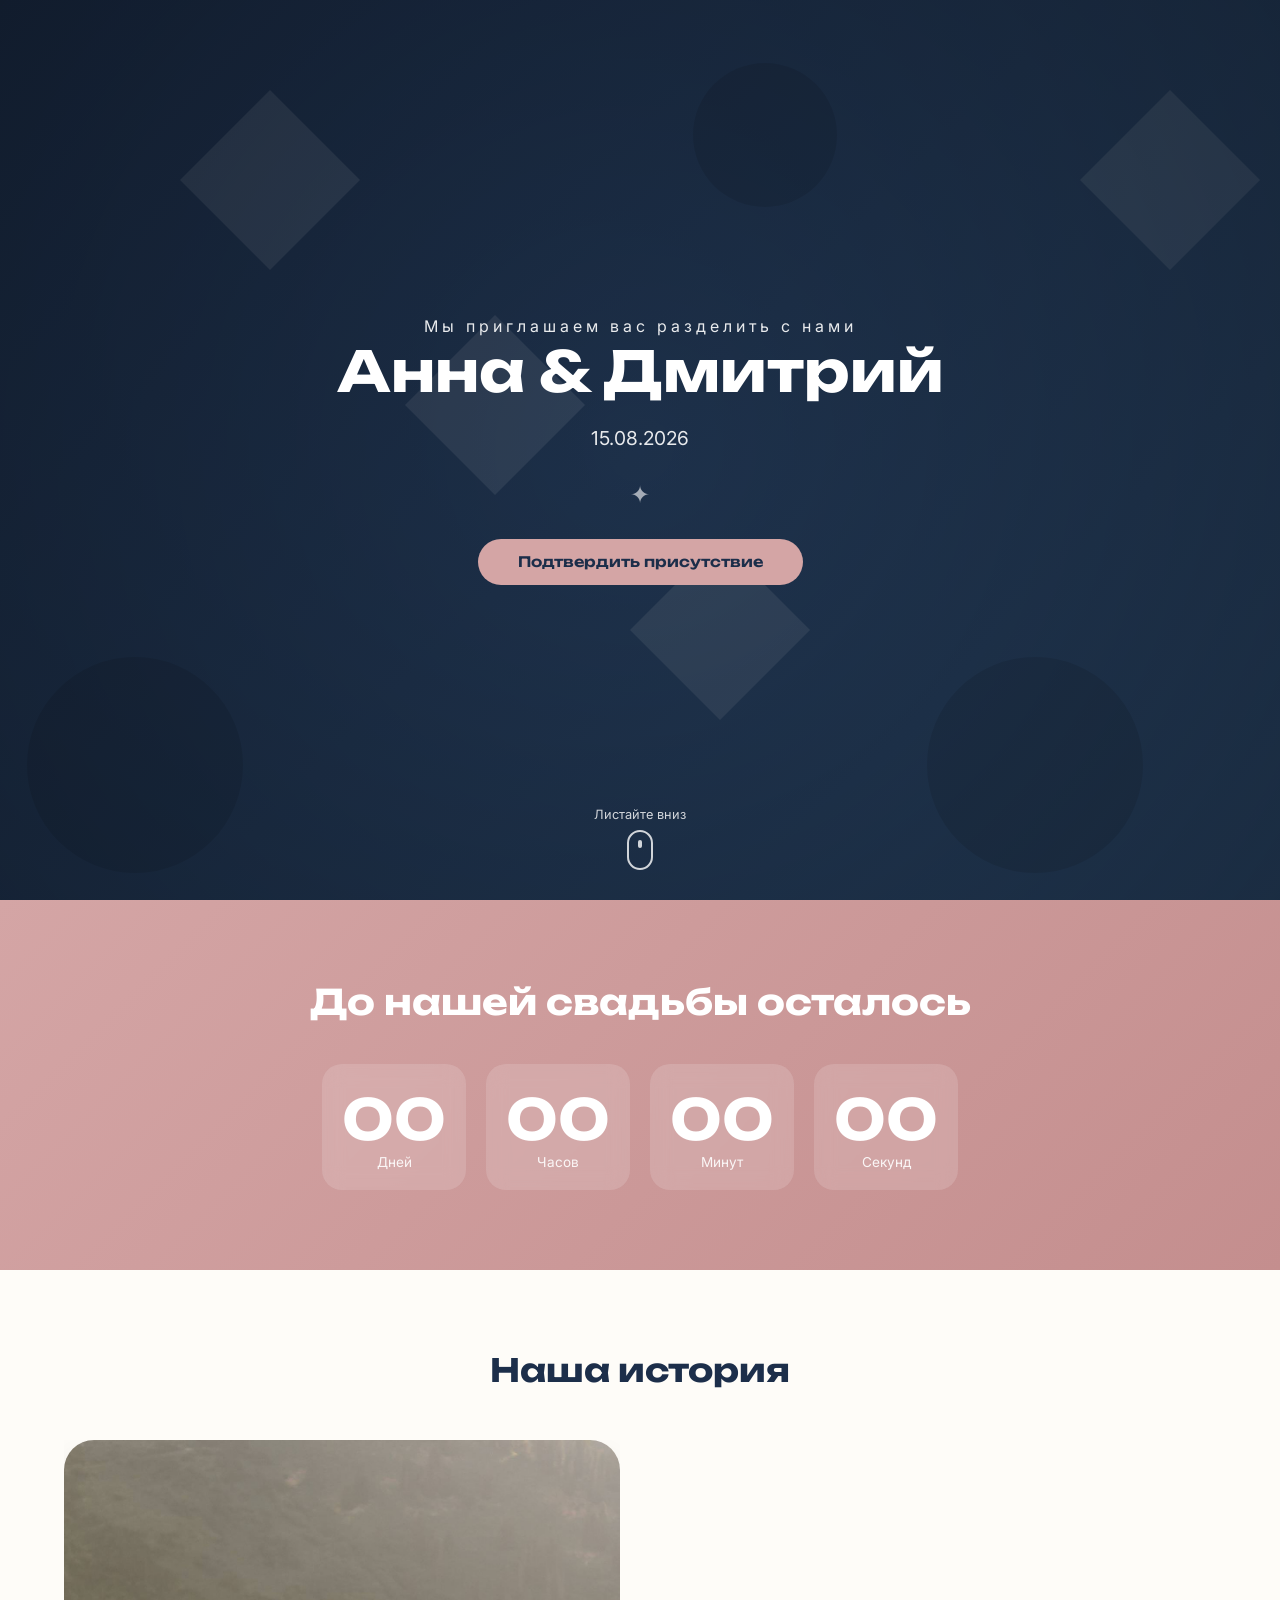
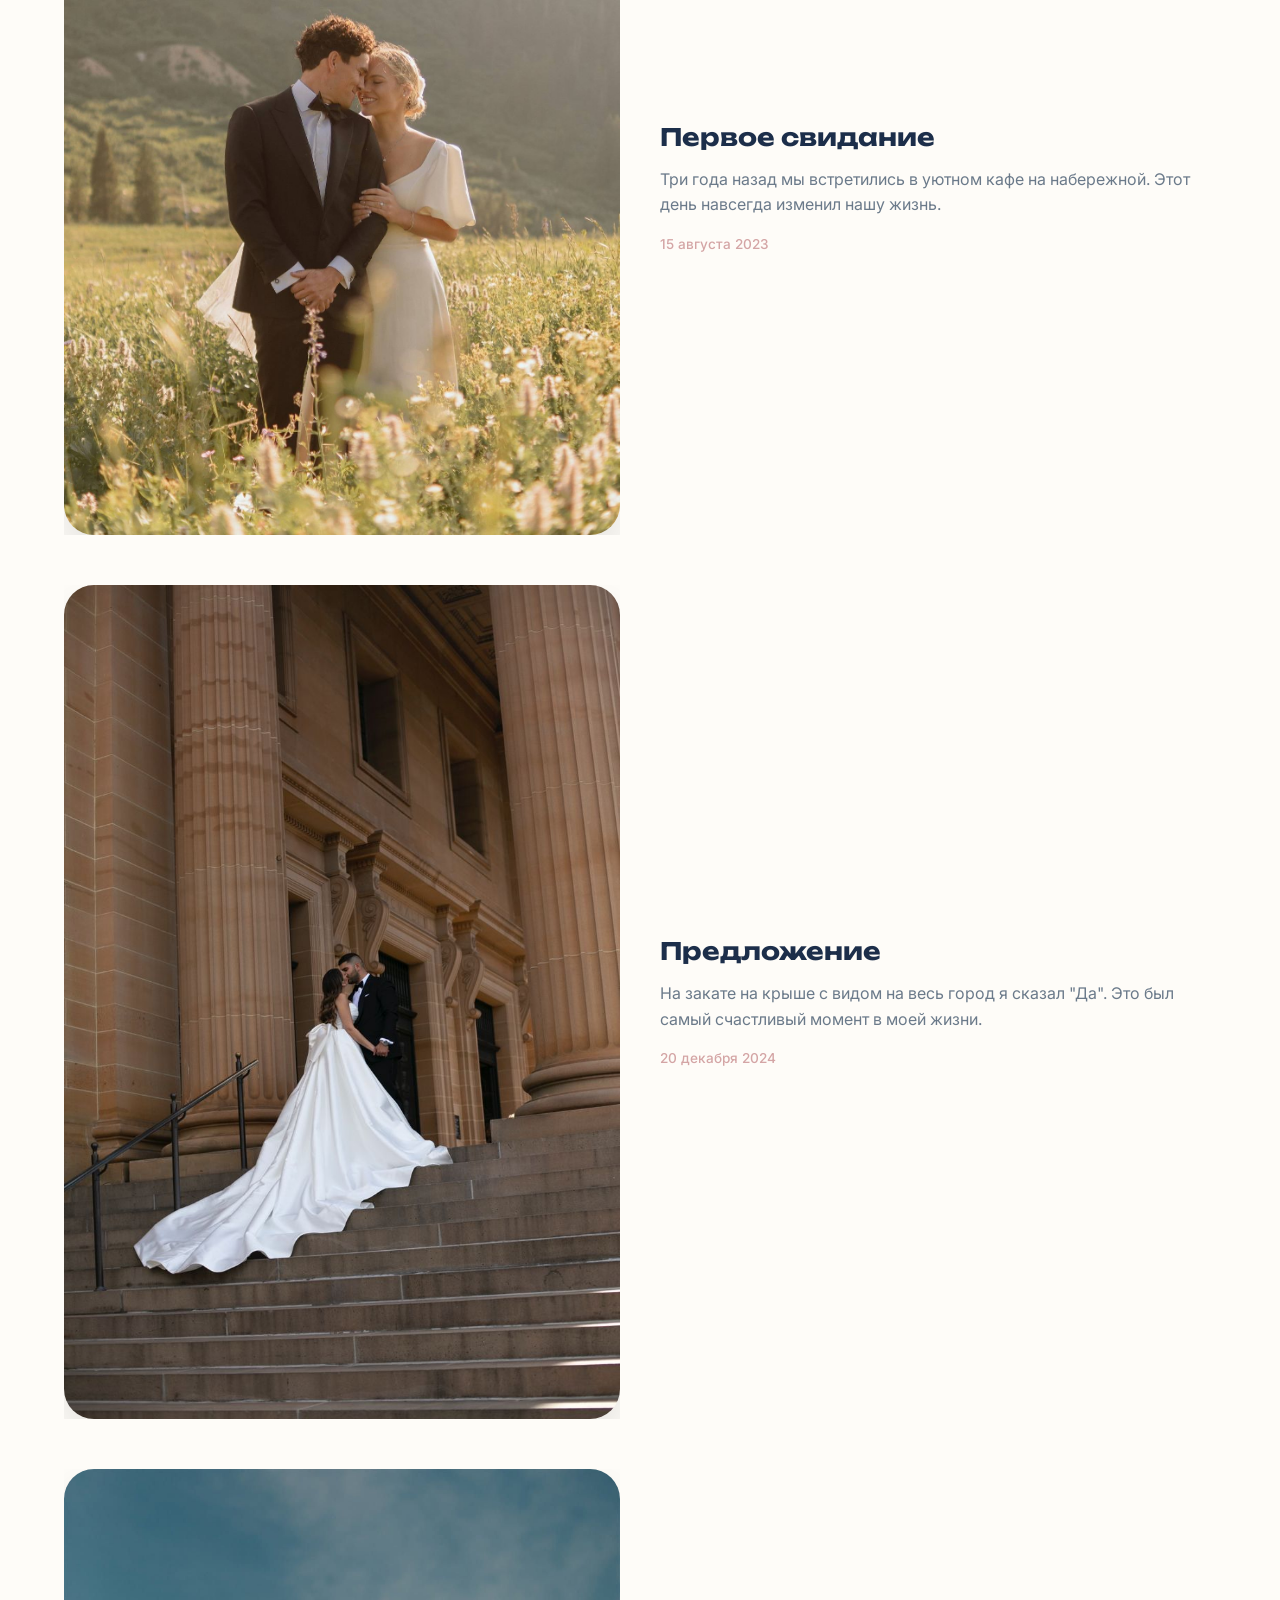
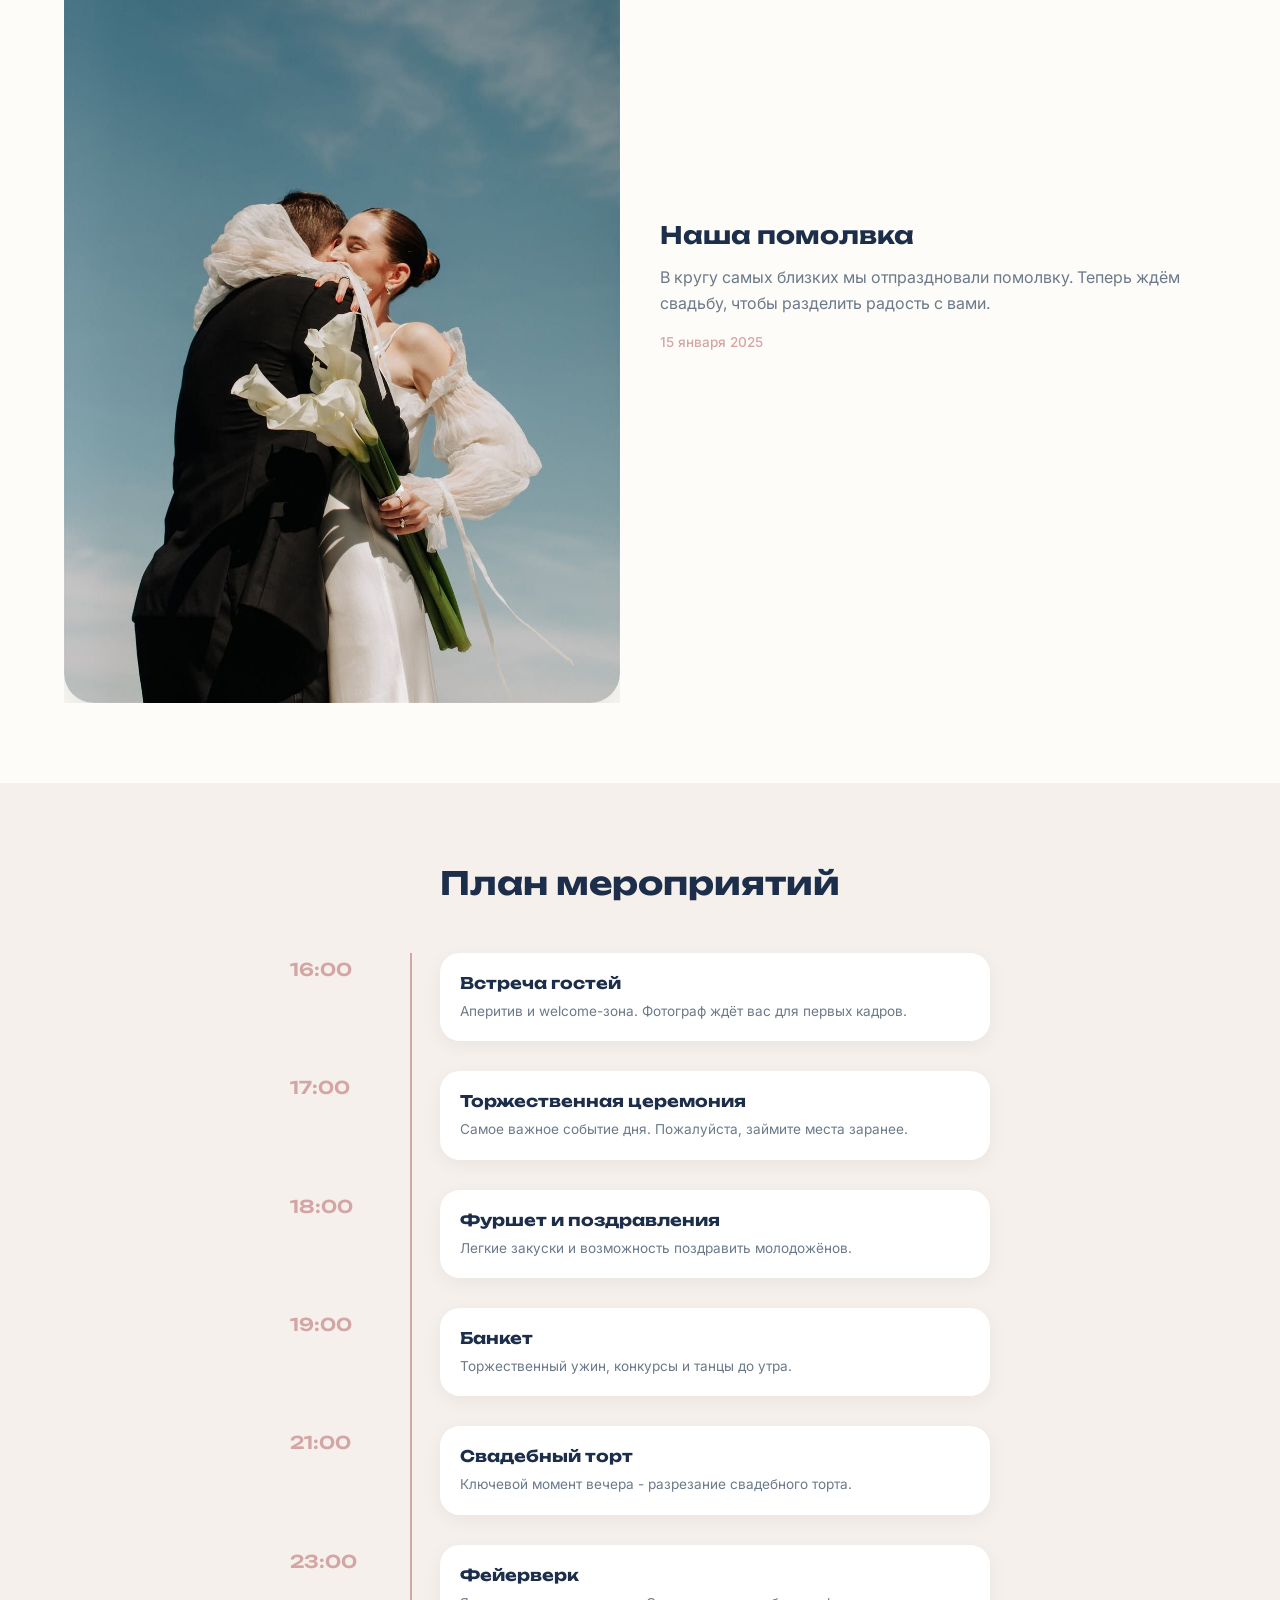
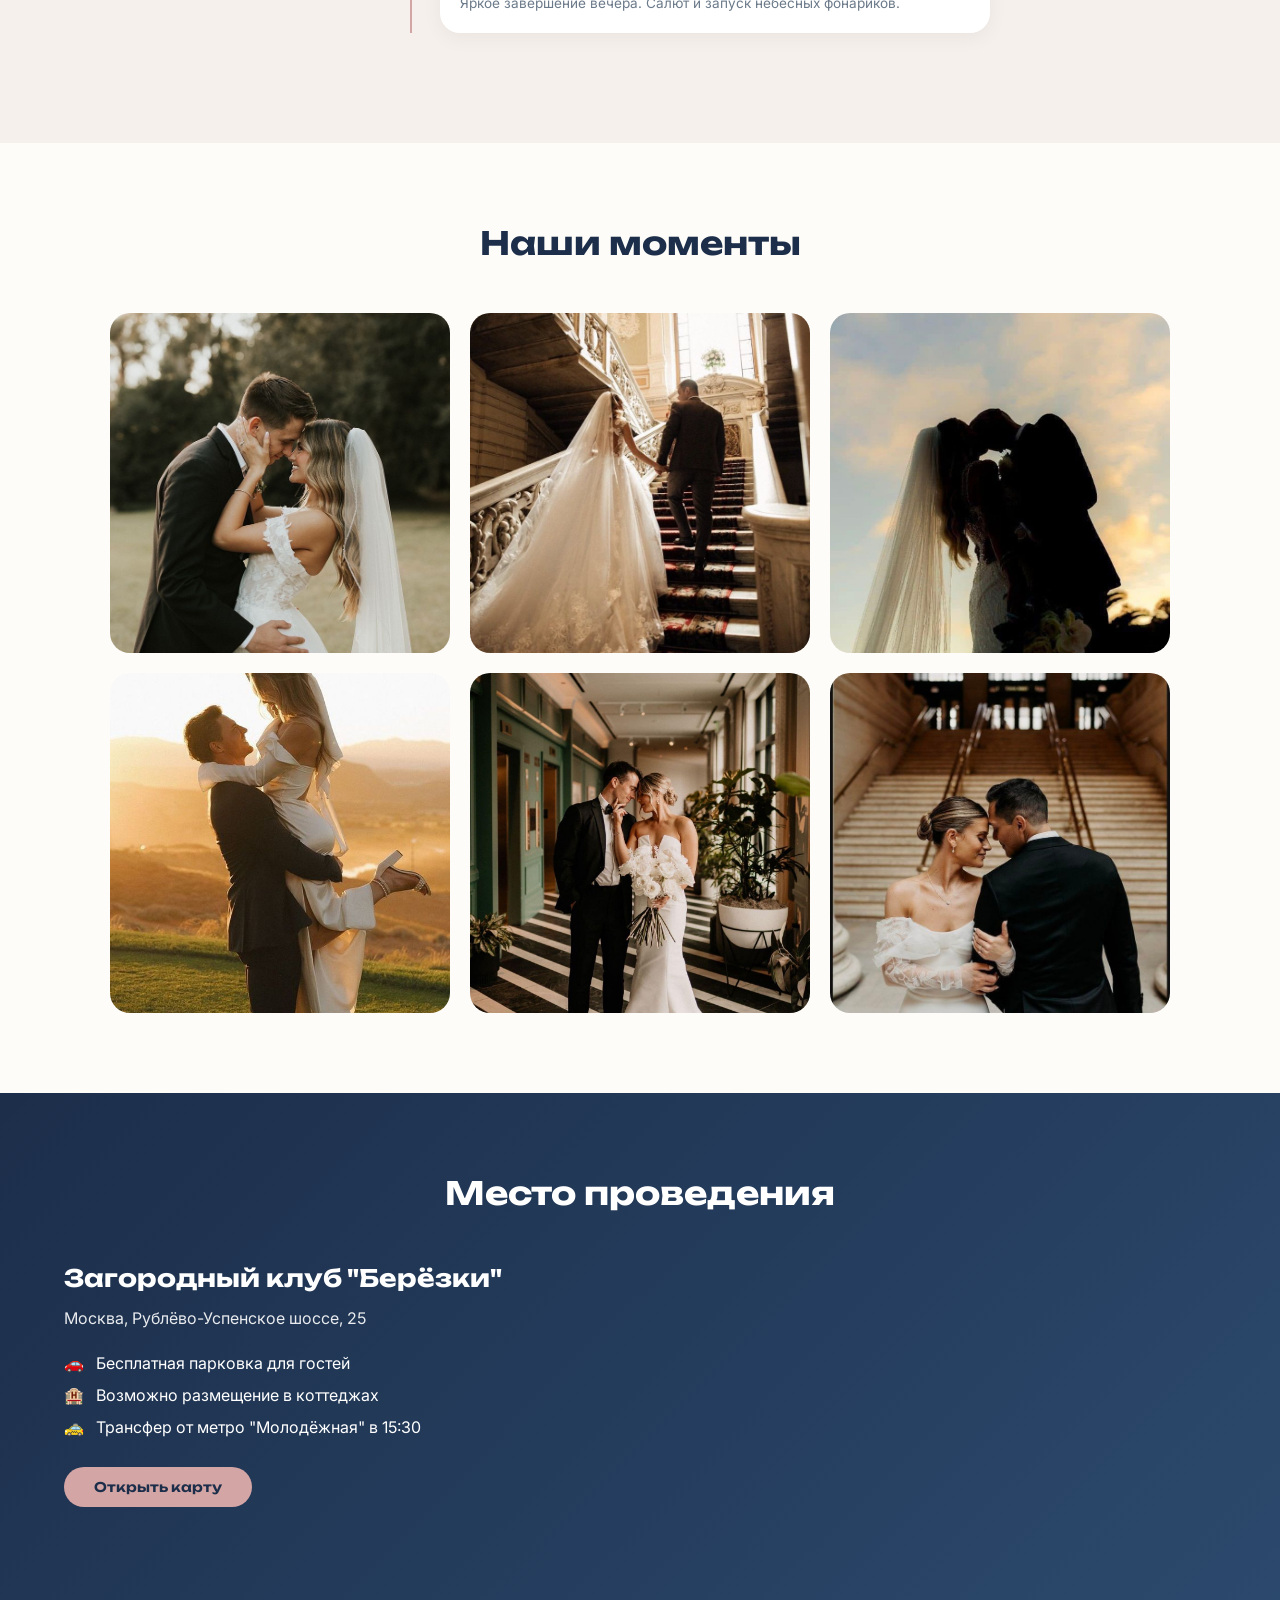
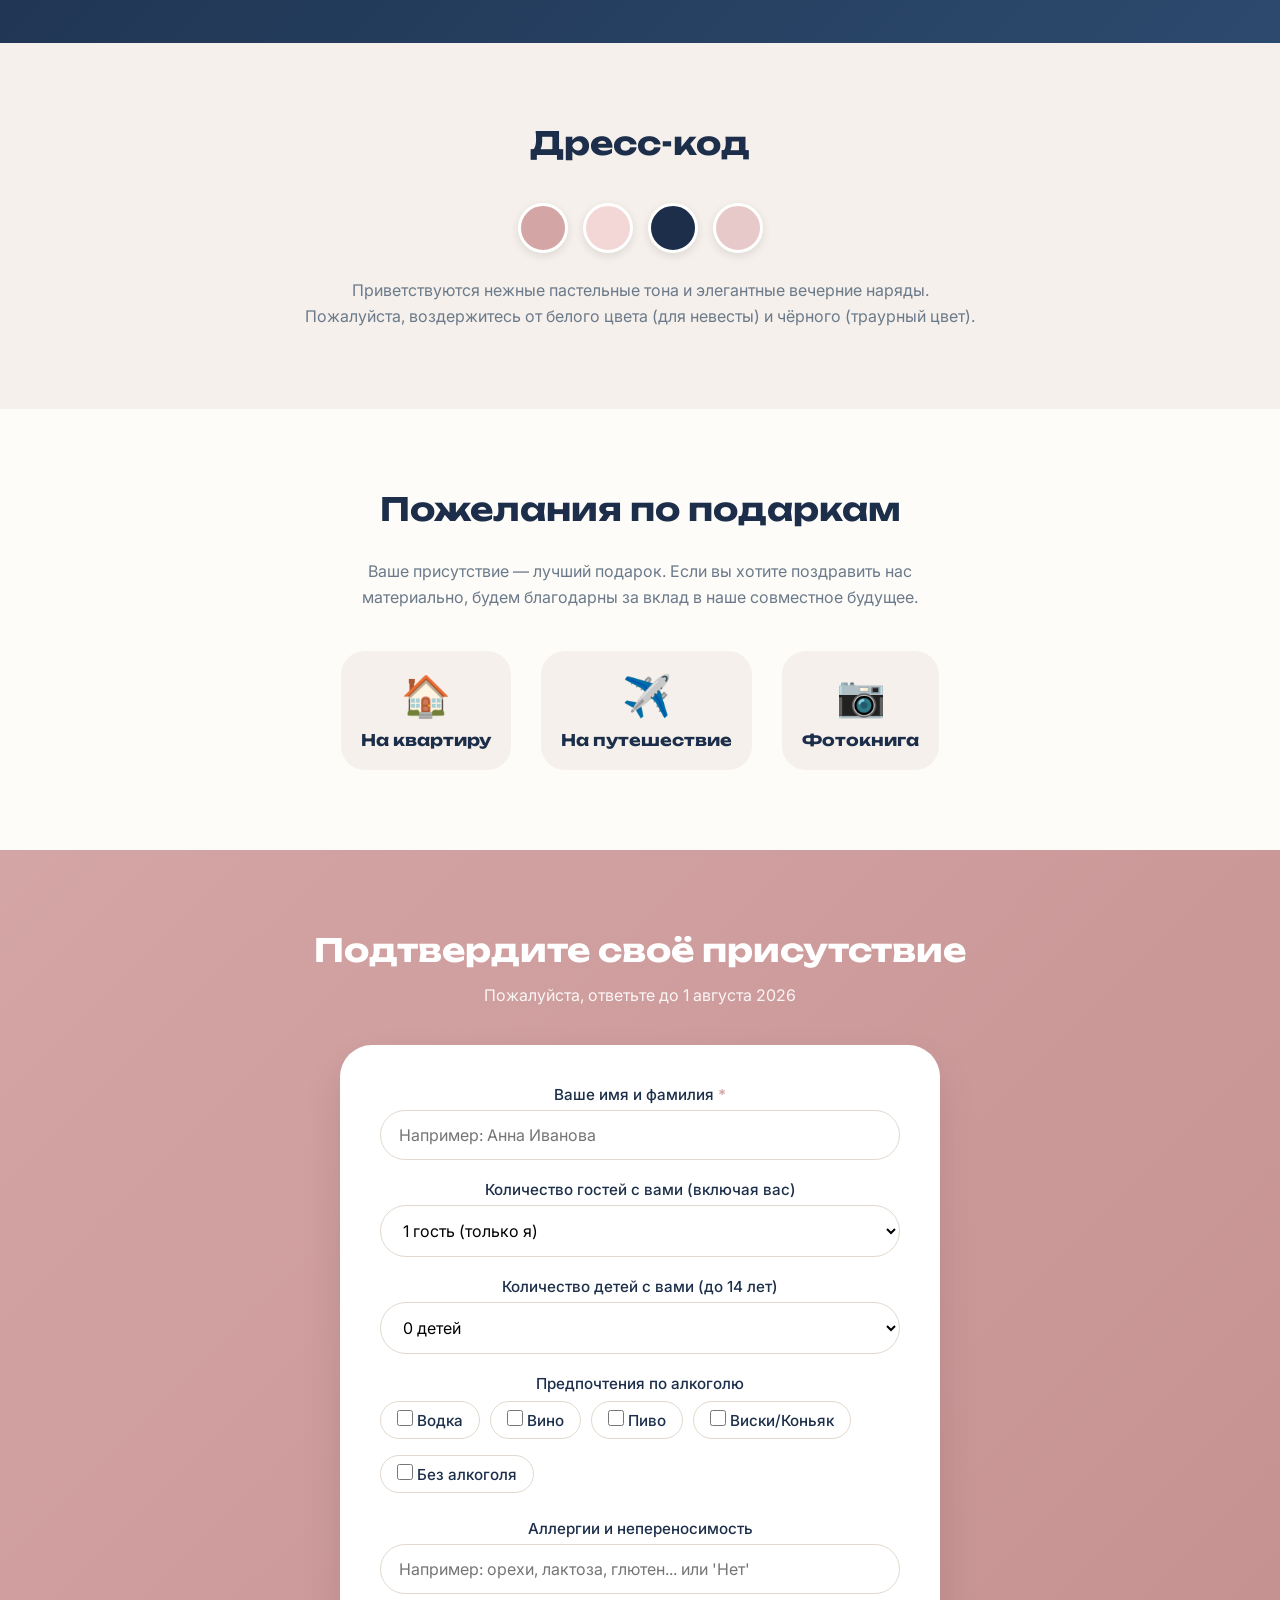
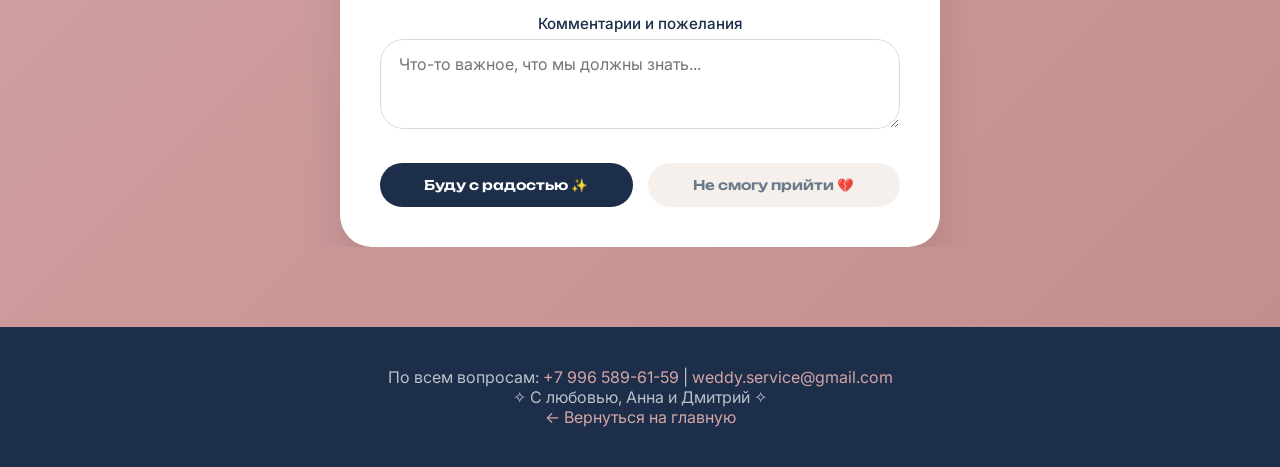
<file: invitation.html>
<!DOCTYPE html>
<html lang="ru">
<head>
    <meta charset="UTF-8">
    <meta name="viewport" content="width=device-width, initial-scale=1.0, viewport-fit=cover">
    <title>Анна & Дмитрий | Приглашение на свадьбу</title>
    <link href="https://fonts.googleapis.com/css2?family=Inter:opsz,wght@14..32,300;14..32,400;14..32,500;14..32,600;14..32,700&family=Unbounded:wght@200;300;400;500;600;700&display=swap" rel="stylesheet">
    <link rel="stylesheet" href="css/invitation.css">
    <link href="https://unpkg.com/aos@2.3.1/dist/aos.css" rel="stylesheet">
</head>
<body>
    <section class="hero-section">
        <div class="hero-overlay"></div>
        <div class="hero-content" data-aos="fade-up">
            <span class="hero-subtitle">Мы приглашаем вас разделить с нами</span>
            <h1 class="hero-title">Анна & Дмитрий</h1>
            <div class="hero-date">15.08.2026</div>
            <div class="hero-divider">✦</div>
            <a href="#rsvp" class="hero-btn">Подтвердить присутствие</a>
        </div>
        <div class="scroll-indicator">
            <span>Листайте вниз</span>
            <div class="scroll-mouse"></div>
        </div>
    </section>

    <section class="timer-section">
        <div class="container">
            <h2 data-aos="fade-up">До нашей свадьбы осталось</h2>
            <div class="timer-grid" data-aos="fade-up" data-aos-delay="200">
                <div class="timer-item">
                    <div class="timer-number" id="days">00</div>
                    <div class="timer-label">Дней</div>
                </div>
                <div class="timer-item">
                    <div class="timer-number" id="hours">00</div>
                    <div class="timer-label">Часов</div>
                </div>
                <div class="timer-item">
                    <div class="timer-number" id="minutes">00</div>
                    <div class="timer-label">Минут</div>
                </div>
                <div class="timer-item">
                    <div class="timer-number" id="seconds">00</div>
                    <div class="timer-label">Секунд</div>
                </div>
            </div>
        </div>
    </section>

    <section class="story-section">
        <div class="container">
            <h2 data-aos="fade-up">Наша история</h2>
            <div class="story-grid">
                <div class="story-item" data-aos="fade-right">
                    <div class="story-img">
                        <img src="img/couple1.jpg" alt="Первое свидание">
                    </div>
                    <div class="story-text">
                        <h3>Первое свидание</h3>
                        <p>Три года назад мы встретились в уютном кафе на набережной. Этот день навсегда изменил нашу жизнь.</p>
                        <span class="story-date">15 августа 2023</span>
                    </div>
                </div>
                <div class="story-item reverse" data-aos="fade-left">
                    <div class="story-text">
                        <h3>Предложение</h3>
                        <p>На закате на крыше с видом на весь город я сказал "Да". Это был самый счастливый момент в моей жизни.</p>
                        <span class="story-date">20 декабря 2024</span>
                    </div>
                    <div class="story-img">
                        <img src="img/couple2.jpg" alt="Предложение">
                    </div>
                </div>
                <div class="story-item" data-aos="fade-right">
                    <div class="story-img">
                        <img src="img/couple3.jpg" alt="Помолвка">
                    </div>
                    <div class="story-text">
                        <h3>Наша помолвка</h3>
                        <p>В кругу самых близких мы отпраздновали помолвку. Теперь ждём свадьбу, чтобы разделить радость с вами.</p>
                        <span class="story-date">15 января 2025</span>
                    </div>
                </div>
            </div>
        </div>
    </section>

    <section class="schedule-section">
        <div class="container">
            <h2 data-aos="fade-up">План мероприятий</h2>
            <div class="schedule-timeline" data-aos="fade-up" data-aos-delay="200">
                <div class="timeline-item">
                    <div class="timeline-time">16:00</div>
                    <div class="timeline-content">
                        <h4>Встреча гостей</h4>
                        <p>Аперитив и welcome-зона. Фотограф ждёт вас для первых кадров.</p>
                    </div>
                </div>
                <div class="timeline-item">
                    <div class="timeline-time">17:00</div>
                    <div class="timeline-content">
                        <h4>Торжественная церемония</h4>
                        <p>Самое важное событие дня. Пожалуйста, займите места заранее.</p>
                    </div>
                </div>
                <div class="timeline-item">
                    <div class="timeline-time">18:00</div>
                    <div class="timeline-content">
                        <h4>Фуршет и поздравления</h4>
                        <p>Легкие закуски и возможность поздравить молодожёнов.</p>
                    </div>
                </div>
                <div class="timeline-item">
                    <div class="timeline-time">19:00</div>
                    <div class="timeline-content">
                        <h4>Банкет</h4>
                        <p>Торжественный ужин, конкурсы и танцы до утра.</p>
                    </div>
                </div>
                <div class="timeline-item">
                    <div class="timeline-time">21:00</div>
                    <div class="timeline-content">
                        <h4>Свадебный торт</h4>
                        <p>Ключевой момент вечера - разрезание свадебного торта.</p>
                    </div>
                </div>
                <div class="timeline-item">
                    <div class="timeline-time">23:00</div>
                    <div class="timeline-content">
                        <h4>Фейерверк</h4>
                        <p>Яркое завершение вечера. Салют и запуск небесных фонариков.</p>
                    </div>
                </div>
            </div>
        </div>
    </section>

    <section class="gallery-section">
        <div class="container">
            <h2 data-aos="fade-up">Наши моменты</h2>
            <div class="gallery-grid" data-aos="fade-up" data-aos-delay="200">
                <div class="gallery-item"><img src="img/gallery1.jpg" alt="Фото 1"></div>
                <div class="gallery-item"><img src="img/gallery2.jpg" alt="Фото 2"></div>
                <div class="gallery-item"><img src="img/gallery3.jpg" alt="Фото 3"></div>
                <div class="gallery-item"><img src="img/gallery4.jpg" alt="Фото 4"></div>
                <div class="gallery-item"><img src="img/gallery5.jpg" alt="Фото 5"></div>
                <div class="gallery-item"><img src="img/gallery6.jpg" alt="Фото 6"></div>
            </div>
        </div>
    </section>

    <section class="venue-section">
        <div class="container">
            <h2 data-aos="fade-up">Место проведения</h2>
            <div class="venue-content">
                <div class="venue-info" data-aos="fade-right">
                    <h3>Загородный клуб "Берёзки"</h3>
                    <p>Москва, Рублёво-Успенское шоссе, 25</p>
                    <div class="venue-details">
                        <div class="venue-detail"><span>🚗</span><span>Бесплатная парковка для гостей</span></div>
                        <div class="venue-detail"><span>🏨</span><span>Возможно размещение в коттеджах</span></div>
                        <div class="venue-detail"><span>🚕</span><span>Трансфер от метро "Молодёжная" в 15:30</span></div>
                    </div>
                    <button class="map-btn" id="openMapBtn">Открыть карту</button>
                </div>
                <div class="venue-map" data-aos="fade-left">
                    <iframe src="https://www.google.com/maps/embed?pb=!1m18!1m12!1m3!1d2246.431674236273!2d37.394605!3d55.733998!2m3!1f0!2f0!3f0!3m2!1i1024!2i768!4f13.1!3m3!1m2!1s0x46b54b3c5e6b5b5d%3A0x0!2zNTXCsDQ0JzAyLjQiTiAzN8KwMjMnMzguNSJF!5e0!3m2!1sru!2sru!4v1700000000000!5m2!1sru!2sru" width="100%" height="300" style="border:0; border-radius:24px;" allowfullscreen loading="lazy"></iframe>
                </div>
            </div>
        </div>
    </section>

    <section class="dresscode-section">
        <div class="container">
            <h2 data-aos="fade-up">Дресс-код</h2>
            <div class="dresscode-content" data-aos="fade-up" data-aos-delay="200">
                <div class="dresscode-colors">
                    <div class="color-circle" style="background: #D4A5A5;"></div>
                    <div class="color-circle" style="background: #F3D7D7;"></div>
                    <div class="color-circle" style="background: #1C2E4A;"></div>
                    <div class="color-circle" style="background: #E8C9C9;"></div>
                </div>
                <p>Приветствуются нежные пастельные тона и элегантные вечерние наряды.<br>Пожалуйста, воздержитесь от белого цвета (для невесты) и чёрного (траурный цвет).</p>
            </div>
        </div>
    </section>

    <section class="gifts-section">
        <div class="container">
            <h2 data-aos="fade-up">Пожелания по подаркам</h2>
            <div class="gifts-content" data-aos="fade-up" data-aos-delay="200">
                <p>Ваше присутствие — лучший подарок. Если вы хотите поздравить нас материально, будем благодарны за вклад в наше совместное будущее.</p>
                <div class="gift-options">
                    <div class="gift-option"><div class="gift-icon">🏠</div><h4>На квартиру</h4></div>
                    <div class="gift-option"><div class="gift-icon">✈️</div><h4>На путешествие</h4></div>
                    <div class="gift-option"><div class="gift-icon">📷</div><h4>Фотокнига</h4></div>
                </div>
            </div>
        </div>
    </section>

    <!-- RSVP форма -->
    <section id="rsvp" class="rsvp-section-main">
        <div class="container">
            <h2 data-aos="fade-up">Подтвердите своё присутствие</h2>
            <p data-aos="fade-up" data-aos-delay="100">Пожалуйста, ответьте до 1 августа 2026</p>
            <div class="rsvp-card" data-aos="fade-up" data-aos-delay="200">
                <form id="rsvpForm">
                    <!-- 1. Имя и фамилия -->
                    <div class="form-group">
                        <label>Ваше имя и фамилия <span class="required">*</span></label>
                        <input type="text" id="guestName" placeholder="Например: Анна Иванова" required>
                    </div>
                
                    <!-- 2. Количество гостей с вами -->
                    <div class="form-group">
                        <label>Количество гостей с вами (включая вас)</label>
                        <select id="guestsCount">
                            <option value="1">1 гость (только я)</option>
                            <option value="2">2 гостя</option>
                            <option value="3">3 гостя</option>
                            <option value="4">4 гостя</option>
                            <option value="5">5+ гостей</option>
                        </select>
                    </div>
                
                    <!-- 3. Количество детей с вами -->
                    <div class="form-group">
                        <label>Количество детей с вами (до 14 лет)</label>
                        <select id="childrenCount">
                            <option value="0">0 детей</option>
                            <option value="1">1 ребёнок</option>
                            <option value="2">2 ребёнка</option>
                            <option value="3">3 ребёнка</option>
                            <option value="4">4+ детей</option>
                        </select>
                    </div>
                
                    <!-- 4. Алкоголь (на русском) -->
                    <div class="form-group">
                        <label>Предпочтения по алкоголю</label>
                        <div class="checkbox-group checkbox-group-row">
                            <label class="checkbox-label">
                                <input type="checkbox" name="alcohol" value="Водка"> Водка
                            </label>
                            <label class="checkbox-label">
                                <input type="checkbox" name="alcohol" value="Вино"> Вино
                            </label>
                            <label class="checkbox-label">
                                <input type="checkbox" name="alcohol" value="Пиво"> Пиво
                            </label>
                            <label class="checkbox-label">
                                <input type="checkbox" name="alcohol" value="Виски/Коньяк"> Виски/Коньяк
                            </label>
                            <label class="checkbox-label">
                                <input type="checkbox" name="alcohol" value="Без алкоголя"> Без алкоголя
                            </label>
                        </div>
                    </div>
                
                    <!-- 5. Аллергии -->
                    <div class="form-group">
                        <label>Аллергии и непереносимость</label>
                        <input type="text" id="allergies" placeholder="Например: орехи, лактоза, глютен... или 'Нет'">
                    </div>
                
                    <!-- 6. Комментарии -->
                    <div class="form-group">
                        <label>Комментарии и пожелания</label>
                        <textarea id="comment" rows="3" placeholder="Что-то важное, что мы должны знать..."></textarea>
                    </div>
                
                    <div class="rsvp-buttons">
                        <button type="submit" class="rsvp-btn yes">Буду с радостью ✨</button>
                        <button type="button" class="rsvp-btn no" id="rsvpNo">Не смогу прийти 💔</button>
                    </div>
                </form>
                <div id="rsvpResult" class="rsvp-result-message"></div>
            </div>
        </div>
    </section>

    <footer class="invitation-footer">
        <div class="container">
            <p>По всем вопросам: <a href="tel:+79965896159">+7 996 589-61-59</a> | <a href="mailto:weddy.service@gmail.com">weddy.service@gmail.com</a></p>
            <p>✧ С любовью, Анна и Дмитрий ✧</p>
            <p><a href="index.html" style="color:#D4A5A5;">← Вернуться на главную</a></p>
        </div>
    </footer>

    <!-- Попапы -->
    <div class="popup-overlay" id="popupSuccess">
        <div class="popup">
            <div class="popup-icon">🎉</div>
            <h2 class="popup-title">Спасибо за подтверждение!</h2>
            <p class="popup-text" id="popupMessage">Мы очень рады, что вы будете с нами в этот особенный день!</p>
            <button class="popup-btn" onclick="closePopup('popupSuccess')">Отлично!</button>
        </div>
    </div>

    <div class="popup-overlay" id="popupError">
        <div class="popup">
            <div class="popup-icon">😕</div>
            <h2 class="popup-title">Что-то пошло не так</h2>
            <p class="popup-text">Не удалось отправить ответ. Попробуйте ещё раз.</p>
            <button class="popup-btn popup-btn-error" onclick="closePopup('popupError')">Попробовать снова</button>
        </div>
    </div>

    <div class="popup-overlay" id="popupDecline">
        <div class="popup">
            <div class="popup-icon">💔</div>
            <h2 class="popup-title">Мы будем скучать!</h2>
            <p class="popup-text">Очень жаль, что вы не сможете быть с нами. Обязательно встретимся в другой раз!</p>
            <button class="popup-btn" onclick="closePopup('popupDecline')">Обнимаем!</button>
        </div>
    </div>

    <script src="https://unpkg.com/aos@2.3.1/dist/aos.js"></script>
    <script src="js/invitation.js"></script>
</body>
</html>
</file>
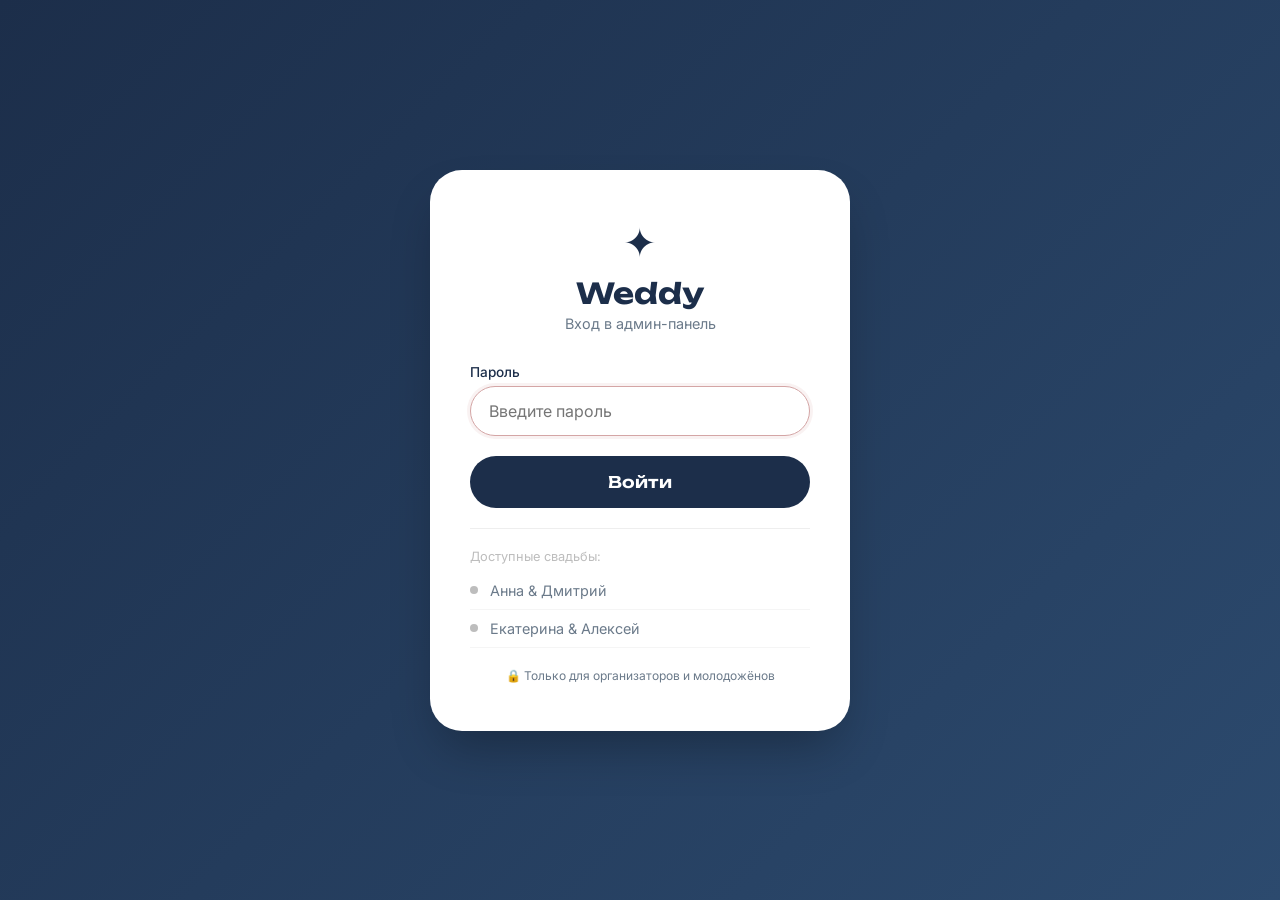
<file: admin/admin-login.html>
<!DOCTYPE html>
<html lang="ru">
<head>
    <meta charset="UTF-8">
    <meta name="viewport" content="width=device-width, initial-scale=1.0, viewport-fit=cover">
    <title>Вход в админ-панель | Weddy</title>
    <link href="https://fonts.googleapis.com/css2?family=Inter:opsz,wght@14..32,300;14..32,400;14..32,500;14..32,600;14..32,700&family=Unbounded:wght@200;300;400;500;600;700&display=swap" rel="stylesheet">
    <link rel="stylesheet" href="style.css">
</head>
<body>
    <div class="login-container">
        <div class="login-card">
            <div class="login-logo">
                <span class="logo-icon">✦</span>
                <h1>Weddy</h1>
                <p>Вход в админ-панель</p>
            </div>

            <div class="error-message" id="errorMessage">
                ❌ Неверный пароль. Попробуйте ещё раз.
            </div>

            <form id="loginForm">
                <div class="form-group">
                    <label>Пароль</label>
                    <input type="password" id="passwordInput" placeholder="Введите пароль" autofocus>
                </div>
                <button type="submit" class="login-btn" id="loginBtn">
                    <span class="btn-text">Войти</span>
                    <span class="spinner"></span>
                </button>
            </form>

            <div class="projects-list" id="projectsList">
                <div style="font-size:0.8rem; color:#BDBDBD; margin-bottom:8px;">Доступные свадьбы:</div>
                <div class="project-item">
                    <span class="status" id="status1"></span>
                    <span>Анна & Дмитрий</span>
                </div>
                <div class="project-item">
                    <span class="status" id="status2"></span>
                    <span>Екатерина & Алексей</span>
                </div>
            </div>

            <div class="login-footer">
                🔒 Только для организаторов и молодожёнов
            </div>
        </div>
    </div>

    <script>
        // =====================================================
        // СПИСОК ВСЕХ ТАБЛИЦ
        // =====================================================
        const TABLES = [
            {
                id: 'project1',
                name: 'Анна & Дмитрий',
                url: 'https://script.google.com/macros/s/AKfycbwfoos2zqwne_w590SYU4QIp5GaCVZ9ON-9txOlrYsfQvJBBRRA3eg4FVHH7GS2TaXs/exec',
                statusEl: 'status1'
            },
            {
                id: 'project2',
                name: 'Екатерина & Алексей',
                url: 'https://script.google.com/macros/s/AKfycbwaLA-_88Yf7ubM1ErGJZsTwlAcD5hOEQSJ5fk0YHoCdwpUGLx2DpHYMOAXPlQyzDtPdg/exec',
                statusEl: 'status2'
            }
        ];

        // =====================================================
        // ПРОВЕРКА ПАРОЛЯ В ТАБЛИЦЕ
        // =====================================================
        function checkPasswordInTable(tableUrl, password) {
            const url = tableUrl + '?password=' + encodeURIComponent(password);
            
            return fetch(url)
                .then(response => response.json())
                .then(data => {
                    return { success: data.success, tableUrl: tableUrl };
                })
                .catch(() => {
                    return { success: false, tableUrl: tableUrl };
                });
        }

        // =====================================================
        // ПРОВЕРКА ВСЕХ ТАБЛИЦ
        // =====================================================
        function checkAllTables(password) {
            const promises = TABLES.map(table => {
                return checkPasswordInTable(table.url, password)
                    .then(result => {
                        return { ...result, name: table.name, id: table.id };
                    });
            });

            return Promise.all(promises);
        }

        // =====================================================
        // ОБНОВЛЕНИЕ СТАТУСОВ ТАБЛИЦ
        // =====================================================
        function updateTableStatuses() {
            TABLES.forEach(table => {
                const el = document.getElementById(table.statusEl);
                if (el) {
                    fetch(table.url)
                        .then(() => {
                            el.className = 'status';
                        })
                        .catch(() => {
                            el.className = 'status inactive';
                        });
                }
            });
        }

        // =====================================================
        // ОБРАБОТКА ВХОДА
        // =====================================================
        const loginForm = document.getElementById('loginForm');
        const passwordInput = document.getElementById('passwordInput');
        const errorMessage = document.getElementById('errorMessage');
        const loginBtn = document.getElementById('loginBtn');

        loginForm.addEventListener('submit', function(e) {
            e.preventDefault();
            
            const password = passwordInput.value.trim();
            if (!password) {
                errorMessage.textContent = '❌ Введите пароль';
                errorMessage.classList.add('show');
                return;
            }

            loginBtn.classList.add('loading');
            loginBtn.disabled = true;
            errorMessage.classList.remove('show');

            checkAllTables(password)
                .then(results => {
                    loginBtn.classList.remove('loading');
                    loginBtn.disabled = false;

                    const found = results.find(r => r.success === true);

                    if (found) {
                        sessionStorage.setItem('tableUrl', found.tableUrl);
                        sessionStorage.setItem('projectName', found.name);
                        sessionStorage.setItem('projectId', found.id);
                        sessionStorage.setItem('adminAuthenticated', 'true');
                        
                        window.location.href = 'admin.html';
                    } else {
                        errorMessage.textContent = '❌ Неверный пароль. Попробуйте ещё раз.';
                        errorMessage.classList.add('show');
                        passwordInput.value = '';
                        passwordInput.focus();
                    }
                })
                .catch(() => {
                    loginBtn.classList.remove('loading');
                    loginBtn.disabled = false;
                    errorMessage.textContent = '❌ Ошибка подключения к таблицам. Попробуйте позже.';
                    errorMessage.classList.add('show');
                });
        });

        passwordInput.addEventListener('keydown', function(e) {
            if (e.key === 'Enter') {
                loginForm.dispatchEvent(new Event('submit'));
            }
        });

        document.addEventListener('DOMContentLoaded', function() {
            updateTableStatuses();
        });
    </script>
</body>
</html>
</file>
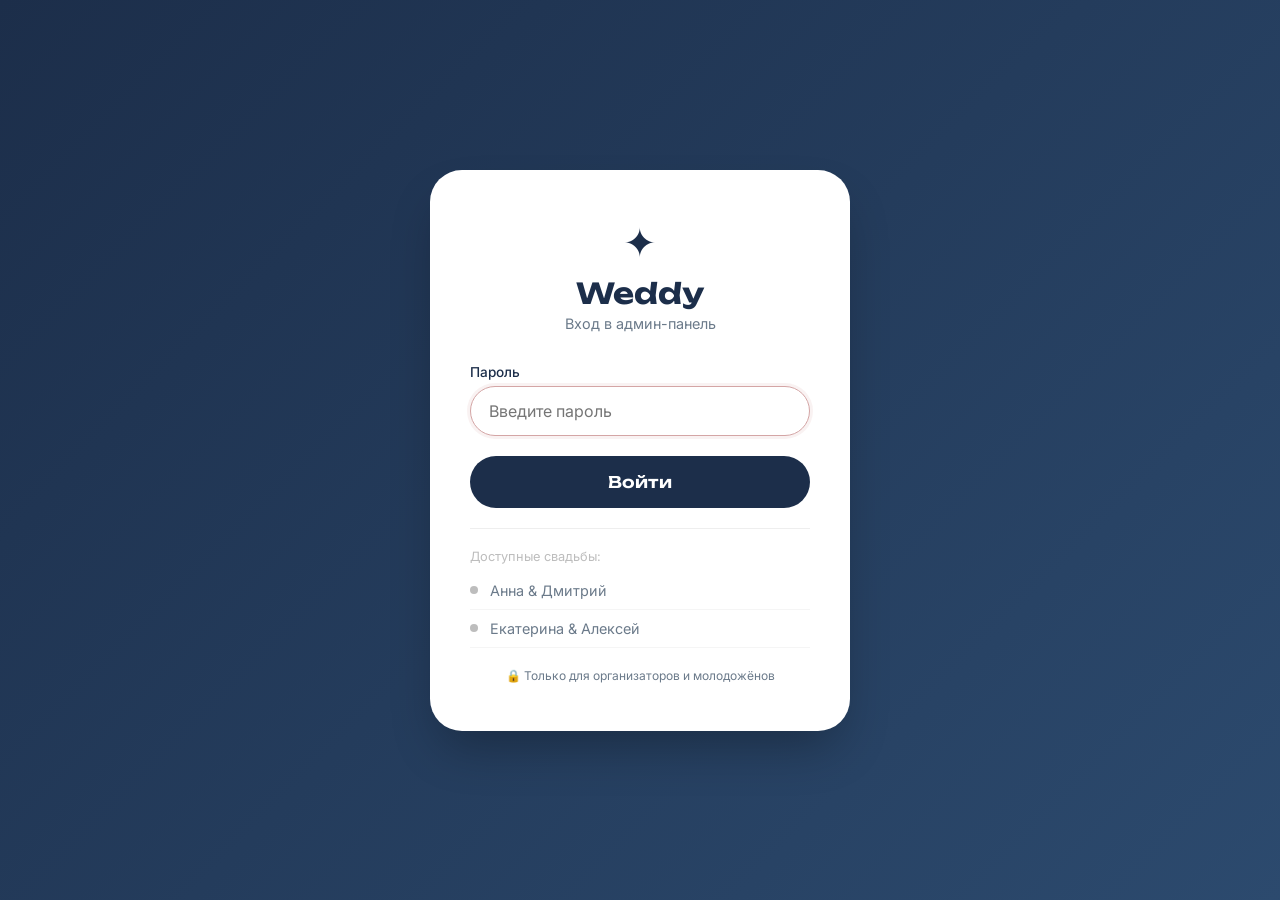
<file: admin/admin.html>
<!DOCTYPE html>
<html lang="ru">
<head>
    <meta charset="UTF-8">
    <meta name="viewport" content="width=device-width, initial-scale=1.0, viewport-fit=cover">
    <title>Weddy — Админ-панель</title>
    <link href="https://fonts.googleapis.com/css2?family=Inter:opsz,wght@14..32,300;14..32,400;14..32,500;14..32,600;14..32,700&family=Unbounded:wght@200;300;400;500;600;700&display=swap" rel="stylesheet">
    <link rel="stylesheet" href="style.css">
</head>
<body>
    <div class="admin-container">
        <header class="admin-header">
            <div class="header-left">
                <span class="logo">✦ Weddy</span>
                <span class="badge">Админ-панель</span>
            </div>
            <div class="header-right">
                <span class="event-name" id="projectName">Загрузка...</span>
                <span class="event-date" id="projectDate">15 августа 2026</span>
                <button class="btn-logout" id="logoutBtn">Выйти</button>
            </div>
        </header>

        <section class="stats-section">
            <div class="stats-grid">
                <div class="stat-card">
                    <div class="stat-icon">👥</div>
                    <div class="stat-info">
                        <div class="stat-number" id="totalGuests">0</div>
                        <div class="stat-label">Всего ответило</div>
                    </div>
                </div>
                <div class="stat-card">
                    <div class="stat-icon">✅</div>
                    <div class="stat-info">
                        <div class="stat-number" id="confirmedGuests">0</div>
                        <div class="stat-label">Подтвердили</div>
                    </div>
                </div>
                <div class="stat-card">
                    <div class="stat-icon">❌</div>
                    <div class="stat-info">
                        <div class="stat-number" id="declinedGuests">0</div>
                        <div class="stat-label">Не придут</div>
                    </div>
                </div>
                <div class="stat-card">
                    <div class="stat-icon">👶</div>
                    <div class="stat-info">
                        <div class="stat-number" id="totalChildren">0</div>
                        <div class="stat-label">Всего детей</div>
                    </div>
                </div>
                <div class="stat-card">
                    <div class="stat-icon">🍷</div>
                    <div class="stat-info">
                        <div class="stat-number" id="totalAlcohol">0</div>
                        <div class="stat-label">Заказов алкоголя</div>
                    </div>
                </div>
            </div>
        </section>

        <section class="filters-section">
            <div class="filters-row">
                <div class="filter-group">
                    <label>Статус</label>
                    <select id="filterStatus">
                        <option value="all">Все</option>
                        <option value="coming">Идут</option>
                        <option value="not">Не идут</option>
                    </select>
                </div>
                <div class="filter-group">
                    <label>Поиск</label>
                    <input type="text" id="searchInput" placeholder="Имя гостя...">
                </div>
                <div class="filter-group actions">
                    <button class="btn-export" id="exportExcelBtn">📊 Экспорт в Excel</button>
                    <button class="btn-export" id="exportCsvBtn">📄 Экспорт в CSV</button>
                </div>
            </div>
        </section>

        <section class="table-section">
            <div class="table-wrapper">
                <table class="guests-table">
                    <thead>
                        <tr>
                            <th>№</th>
                            <th>Имя</th>
                            <th>Гостей</th>
                            <th>Детей</th>
                            <th>Алкоголь</th>
                            <th>Аллергии</th>
                            <th>Комментарий</th>
                            <th>Статус</th>
                        </tr>
                    </thead>
                    <tbody id="tableBody">
                    </tbody>
                </table>
            </div>
            <div class="table-footer">
                <span id="rowCount">Показано: 0 записей</span>
            </div>
        </section>
    </div>

    <script src="script.js?v=2.0"></script>
</body>
</html>
</file>
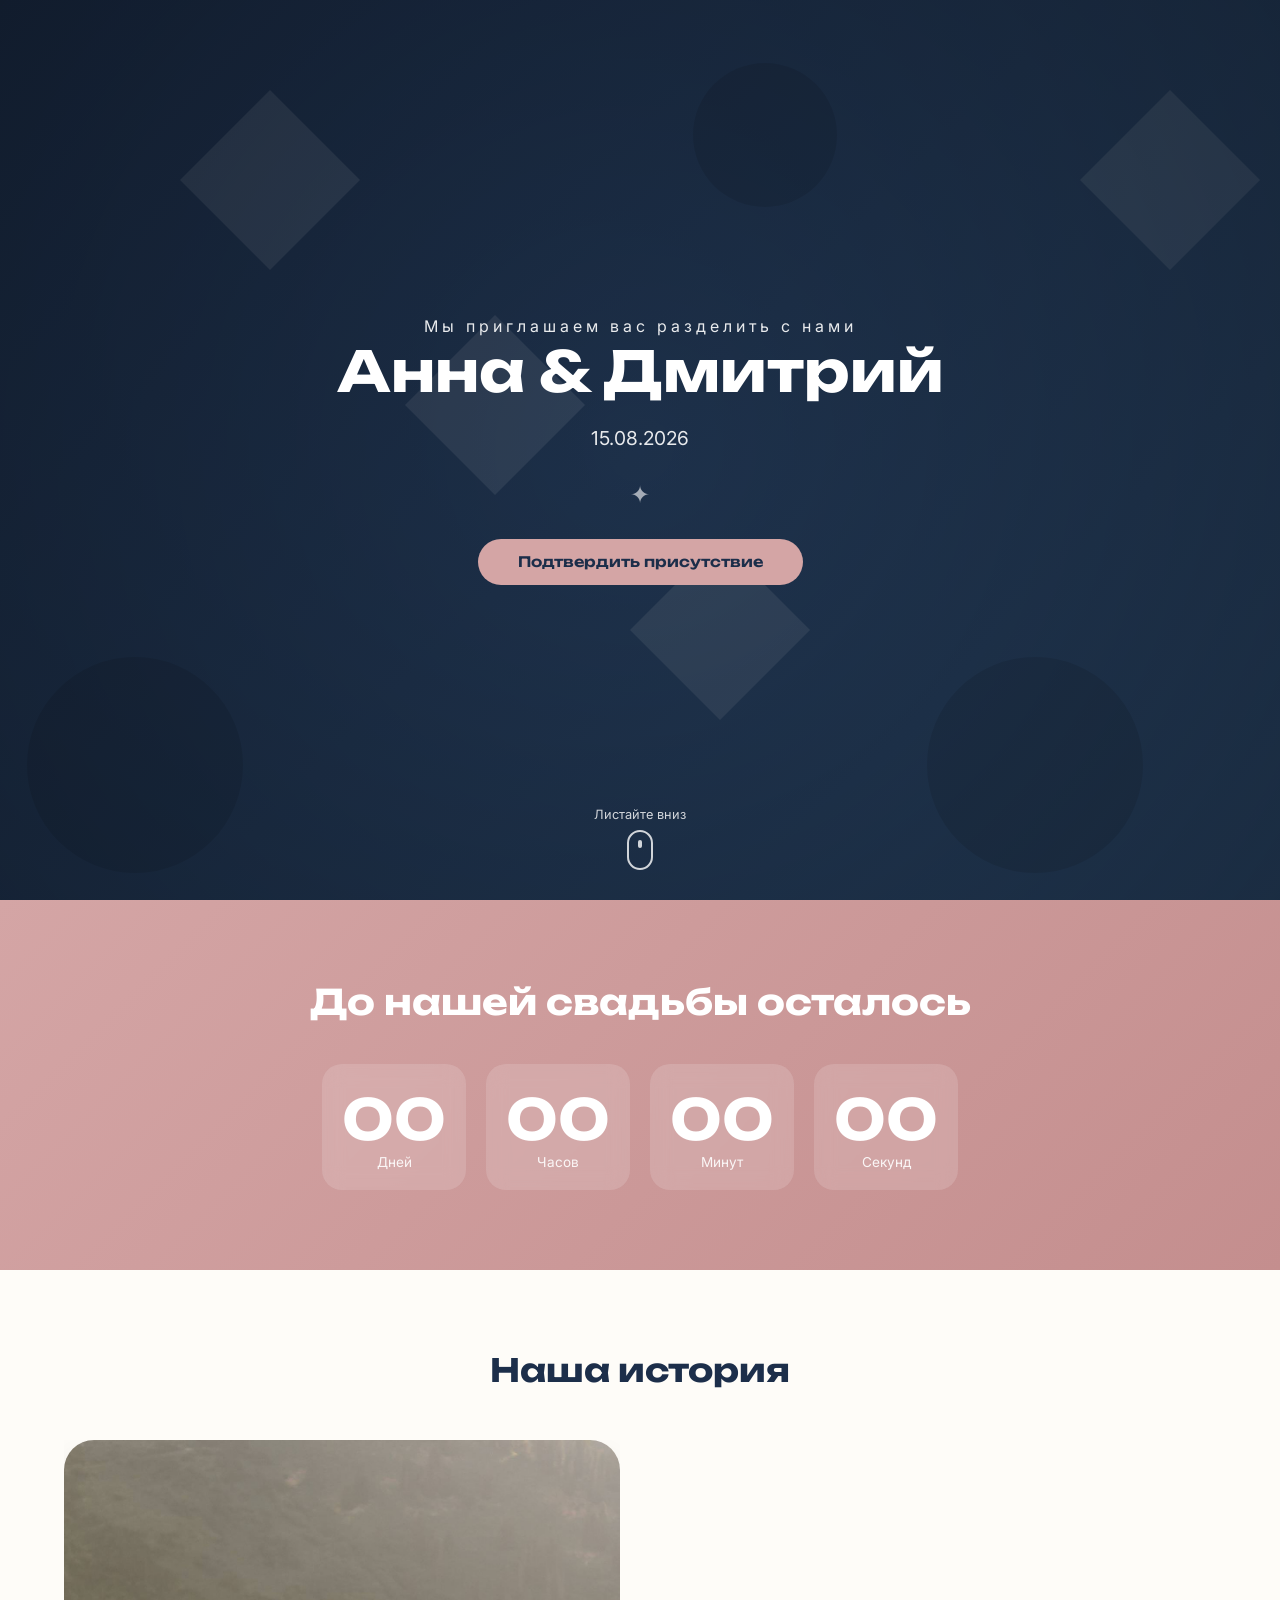
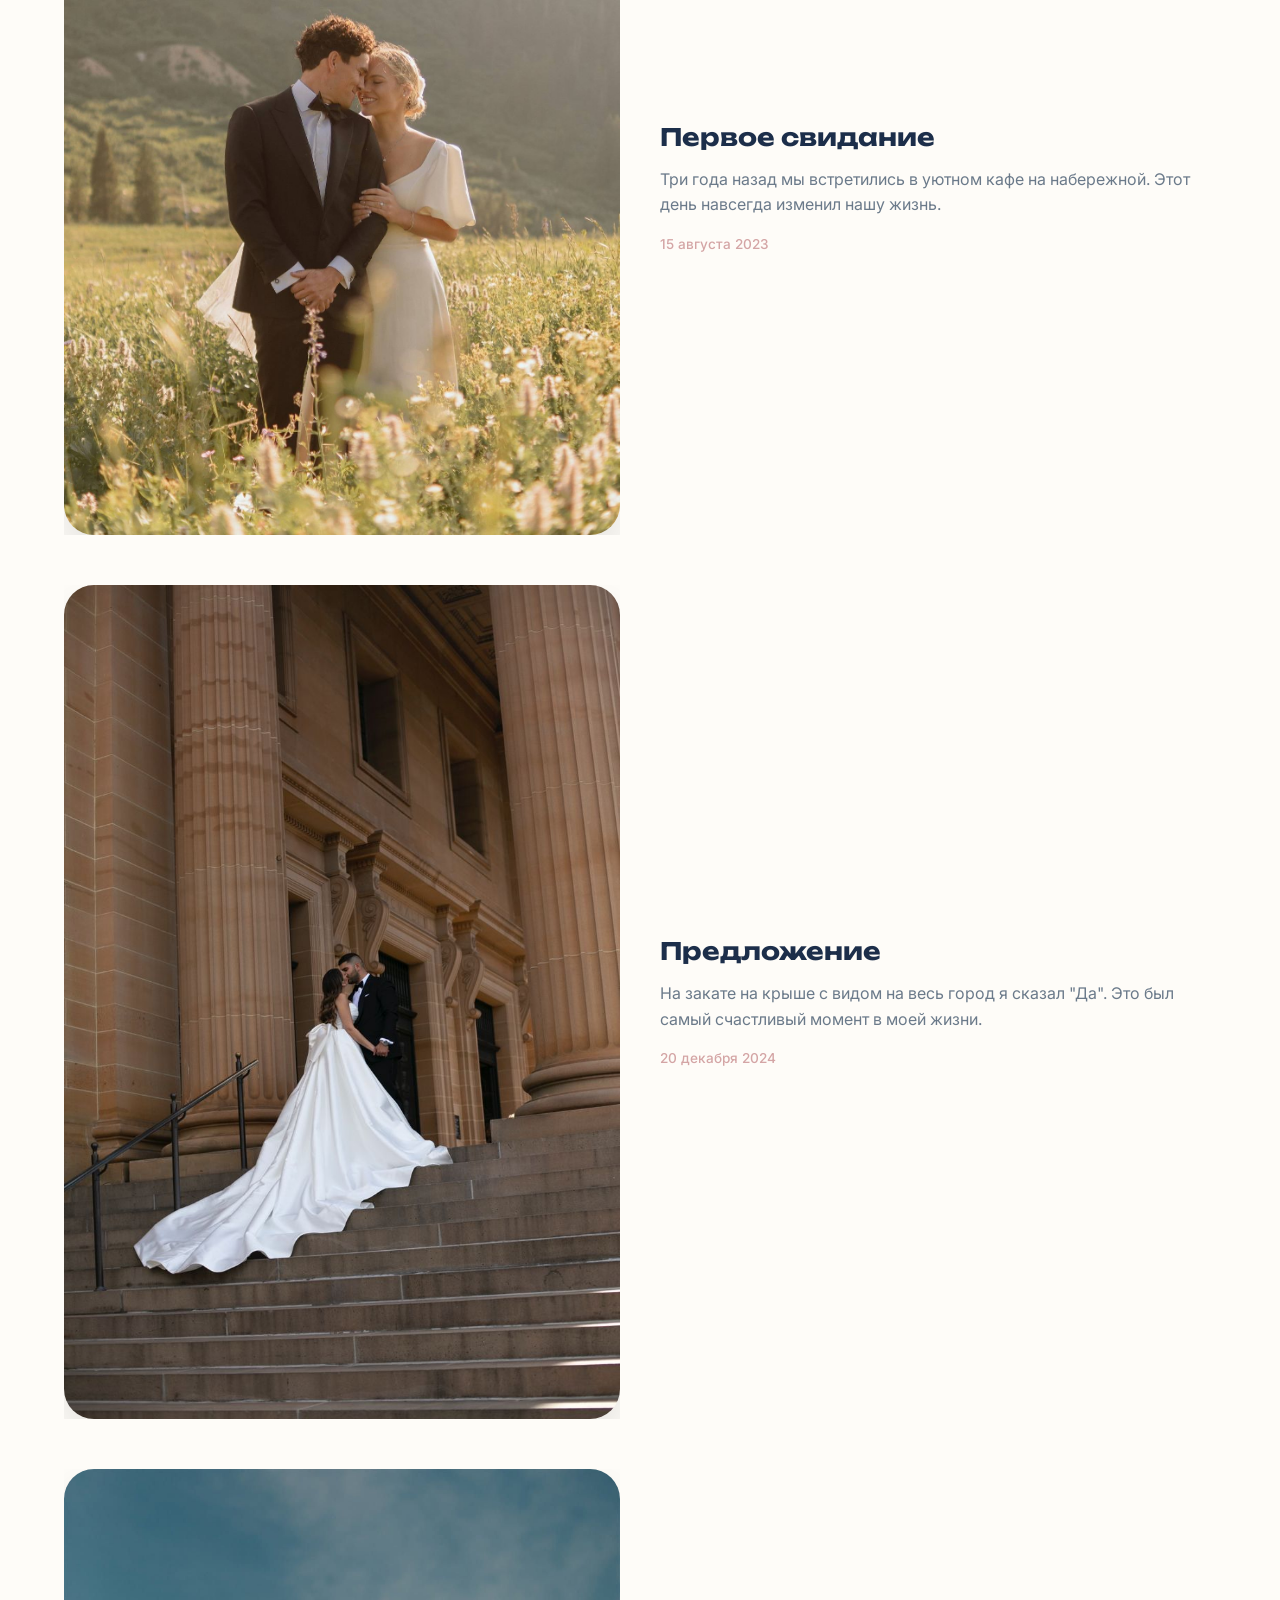
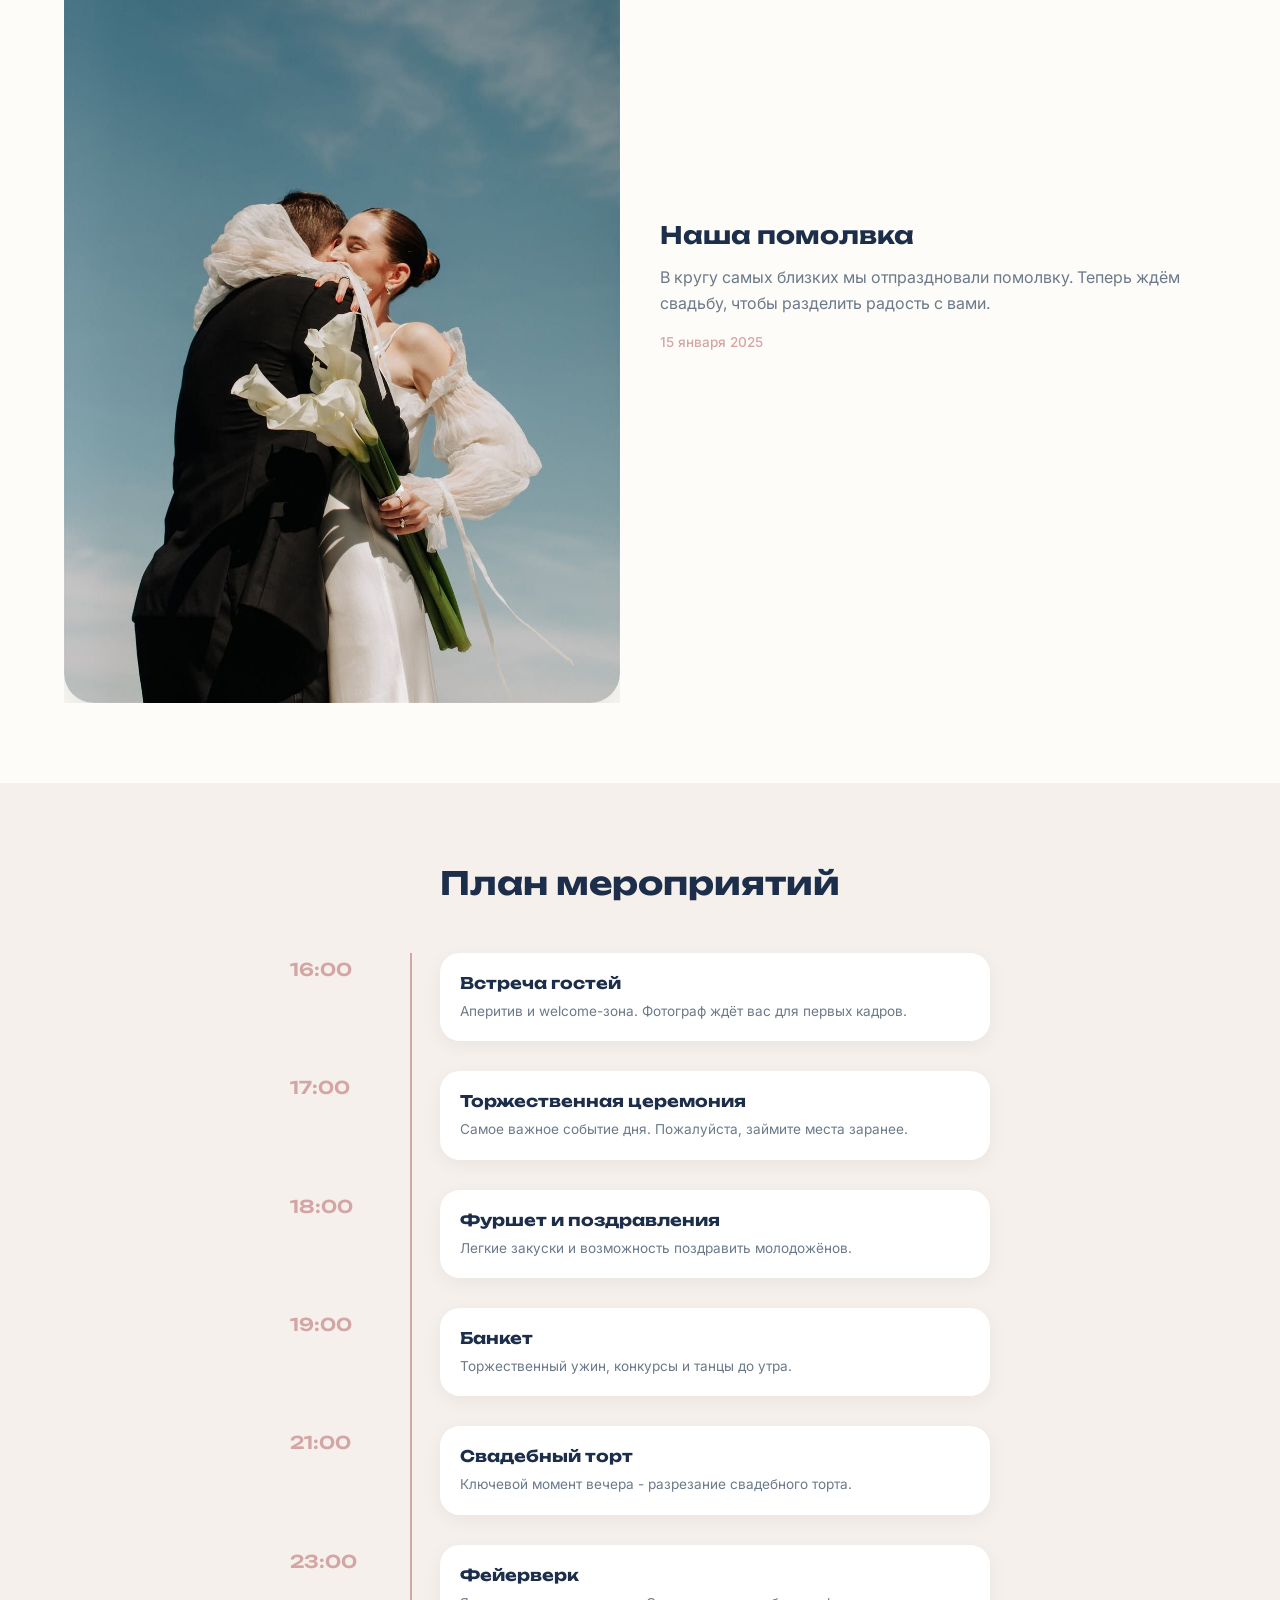
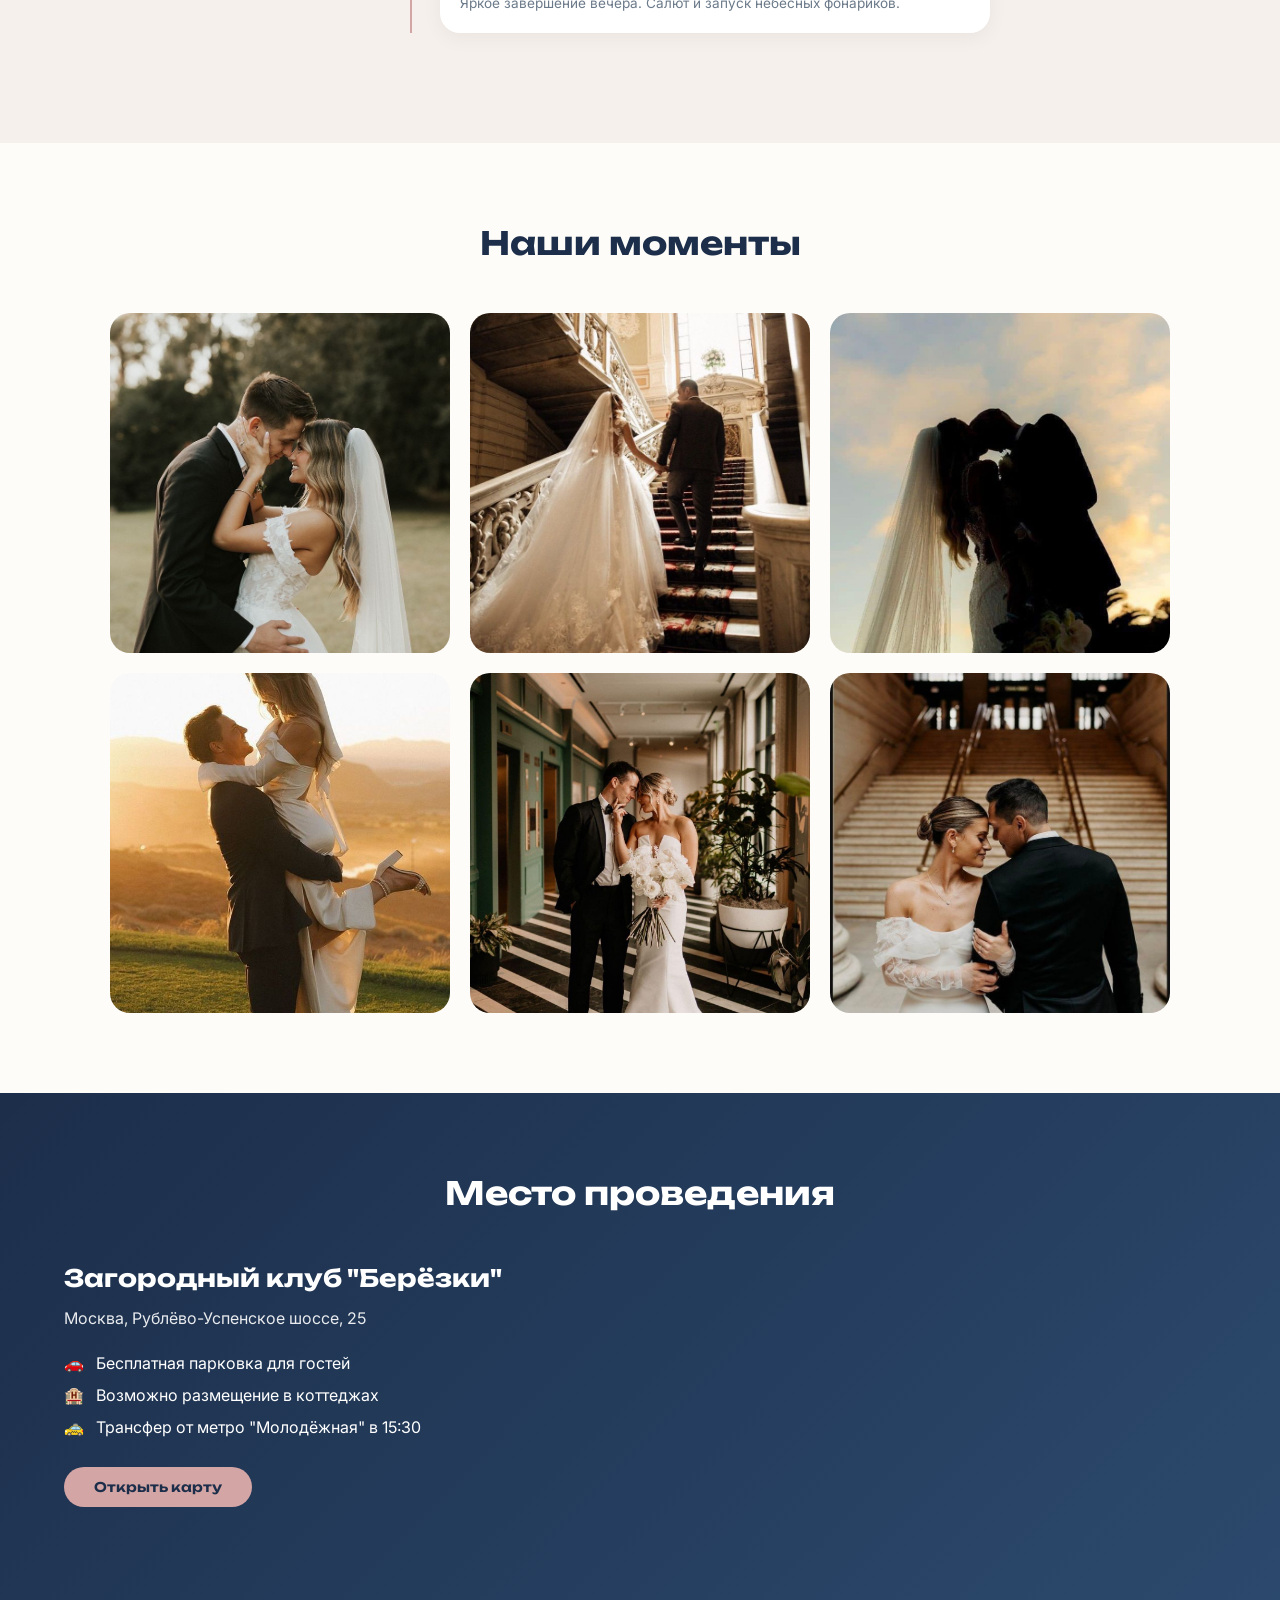
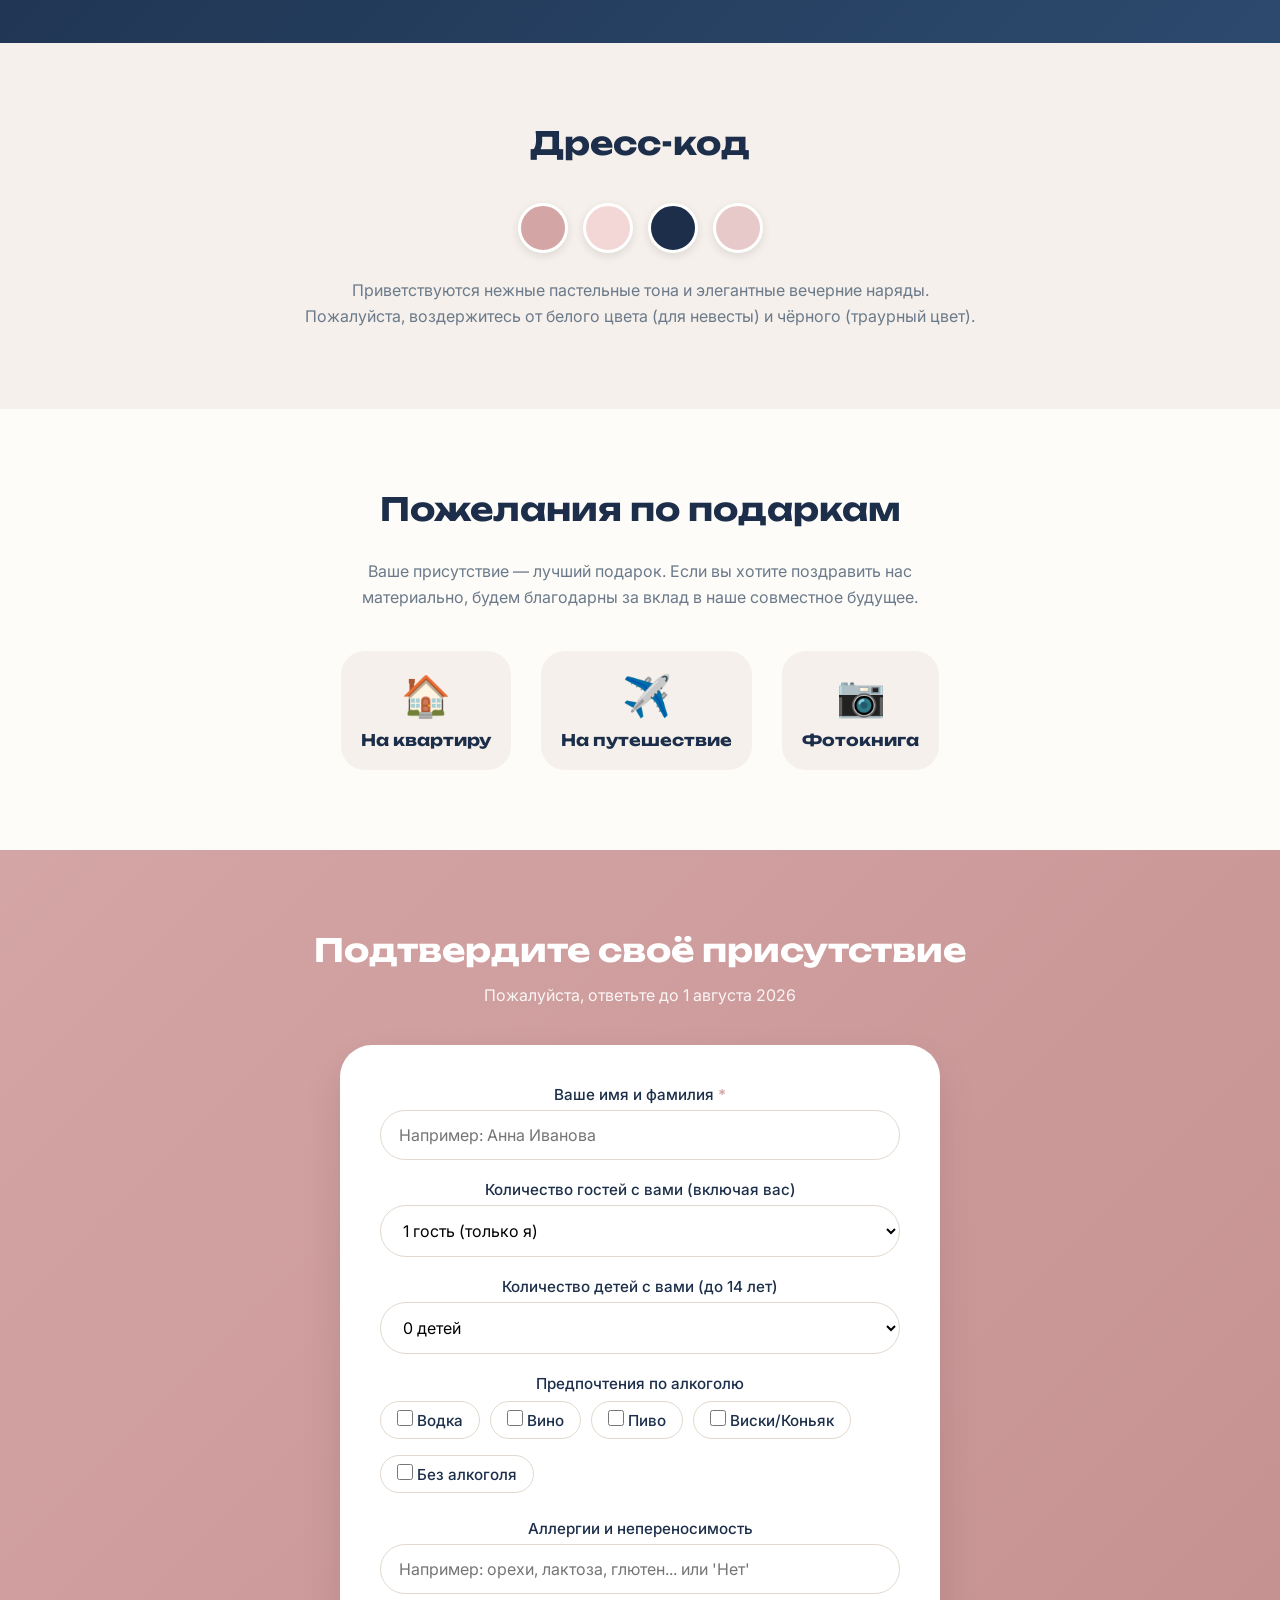
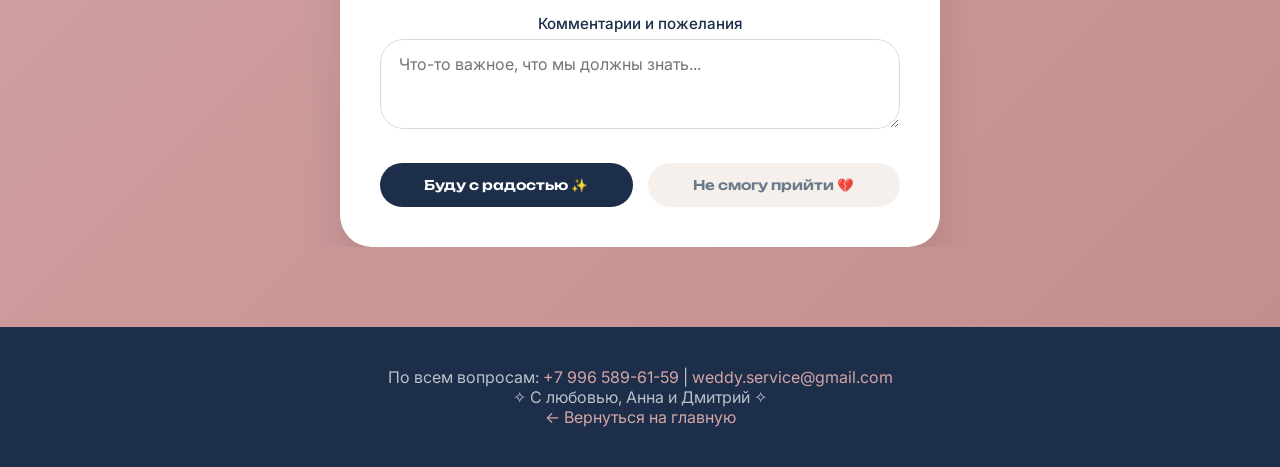
<file: templates/classic/invitation.html>
<!DOCTYPE html>
<html lang="ru">
<head>
    <meta charset="UTF-8">
    <meta name="viewport" content="width=device-width, initial-scale=1.0, viewport-fit=cover">
    <title>Анна & Дмитрий | Приглашение на свадьбу</title>
    <link href="https://fonts.googleapis.com/css2?family=Inter:opsz,wght@14..32,300;14..32,400;14..32,500;14..32,600;14..32,700&family=Unbounded:wght@200;300;400;500;600;700&display=swap" rel="stylesheet">
    <link rel="stylesheet" href="style.css">
    <link href="https://unpkg.com/aos@2.3.1/dist/aos.css" rel="stylesheet">
</head>
<body>
    <section class="hero-section">
        <div class="hero-overlay"></div>
        <div class="hero-content" data-aos="fade-up">
            <span class="hero-subtitle">Мы приглашаем вас разделить с нами</span>
            <h1 class="hero-title">Анна & Дмитрий</h1>
            <div class="hero-date">15.08.2026</div>
            <div class="hero-divider">✦</div>
            <a href="#rsvp" class="hero-btn">Подтвердить присутствие</a>
        </div>
        <div class="scroll-indicator">
            <span>Листайте вниз</span>
            <div class="scroll-mouse"></div>
        </div>
    </section>

    <section class="timer-section">
        <div class="container">
            <h2 data-aos="fade-up">До нашей свадьбы осталось</h2>
            <div class="timer-grid" data-aos="fade-up" data-aos-delay="200">
                <div class="timer-item">
                    <div class="timer-number" id="days">00</div>
                    <div class="timer-label">Дней</div>
                </div>
                <div class="timer-item">
                    <div class="timer-number" id="hours">00</div>
                    <div class="timer-label">Часов</div>
                </div>
                <div class="timer-item">
                    <div class="timer-number" id="minutes">00</div>
                    <div class="timer-label">Минут</div>
                </div>
                <div class="timer-item">
                    <div class="timer-number" id="seconds">00</div>
                    <div class="timer-label">Секунд</div>
                </div>
            </div>
        </div>
    </section>

    <section class="story-section">
        <div class="container">
            <h2 data-aos="fade-up">Наша история</h2>
            <div class="story-grid">
                <div class="story-item" data-aos="fade-right">
                    <div class="story-img">
                        <img src="../../assets/img/couple1.jpg" alt="Первое свидание">
                    </div>
                    <div class="story-text">
                        <h3>Первое свидание</h3>
                        <p>Три года назад мы встретились в уютном кафе на набережной. Этот день навсегда изменил нашу жизнь.</p>
                        <span class="story-date">15 августа 2023</span>
                    </div>
                </div>
                <div class="story-item reverse" data-aos="fade-left">
                    <div class="story-text">
                        <h3>Предложение</h3>
                        <p>На закате на крыше с видом на весь город я сказал "Да". Это был самый счастливый момент в моей жизни.</p>
                        <span class="story-date">20 декабря 2024</span>
                    </div>
                    <div class="story-img">
                        <img src="../../assets/img/couple2.jpg" alt="Предложение">
                    </div>
                </div>
                <div class="story-item" data-aos="fade-right">
                    <div class="story-img">
                        <img src="../../assets/img/couple3.jpg" alt="Помолвка">
                    </div>
                    <div class="story-text">
                        <h3>Наша помолвка</h3>
                        <p>В кругу самых близких мы отпраздновали помолвку. Теперь ждём свадьбу, чтобы разделить радость с вами.</p>
                        <span class="story-date">15 января 2025</span>
                    </div>
                </div>
            </div>
        </div>
    </section>

    <section class="schedule-section">
        <div class="container">
            <h2 data-aos="fade-up">План мероприятий</h2>
            <div class="schedule-timeline" data-aos="fade-up" data-aos-delay="200">
                <div class="timeline-item">
                    <div class="timeline-time">16:00</div>
                    <div class="timeline-content">
                        <h4>Встреча гостей</h4>
                        <p>Аперитив и welcome-зона. Фотограф ждёт вас для первых кадров.</p>
                    </div>
                </div>
                <div class="timeline-item">
                    <div class="timeline-time">17:00</div>
                    <div class="timeline-content">
                        <h4>Торжественная церемония</h4>
                        <p>Самое важное событие дня. Пожалуйста, займите места заранее.</p>
                    </div>
                </div>
                <div class="timeline-item">
                    <div class="timeline-time">18:00</div>
                    <div class="timeline-content">
                        <h4>Фуршет и поздравления</h4>
                        <p>Легкие закуски и возможность поздравить молодожёнов.</p>
                    </div>
                </div>
                <div class="timeline-item">
                    <div class="timeline-time">19:00</div>
                    <div class="timeline-content">
                        <h4>Банкет</h4>
                        <p>Торжественный ужин, конкурсы и танцы до утра.</p>
                    </div>
                </div>
                <div class="timeline-item">
                    <div class="timeline-time">21:00</div>
                    <div class="timeline-content">
                        <h4>Свадебный торт</h4>
                        <p>Ключевой момент вечера - разрезание свадебного торта.</p>
                    </div>
                </div>
                <div class="timeline-item">
                    <div class="timeline-time">23:00</div>
                    <div class="timeline-content">
                        <h4>Фейерверк</h4>
                        <p>Яркое завершение вечера. Салют и запуск небесных фонариков.</p>
                    </div>
                </div>
            </div>
        </div>
    </section>

    <section class="gallery-section">
        <div class="container">
            <h2 data-aos="fade-up">Наши моменты</h2>
            <div class="gallery-grid" data-aos="fade-up" data-aos-delay="200">
                <div class="gallery-item"><img src="../../assets/img/gallery1.jpg" alt="Фото 1"></div>
                <div class="gallery-item"><img src="../../assets/img/gallery2.jpg" alt="Фото 2"></div>
                <div class="gallery-item"><img src="../../assets/img/gallery3.jpg" alt="Фото 3"></div>
                <div class="gallery-item"><img src="../../assets/img/gallery4.jpg" alt="Фото 4"></div>
                <div class="gallery-item"><img src="../../assets/img/gallery5.jpg" alt="Фото 5"></div>
                <div class="gallery-item"><img src="../../assets/img/gallery6.jpg" alt="Фото 6"></div>
            </div>
        </div>
    </section>

    <section class="venue-section">
        <div class="container">
            <h2 data-aos="fade-up">Место проведения</h2>
            <div class="venue-content">
                <div class="venue-info" data-aos="fade-right">
                    <h3>Загородный клуб "Берёзки"</h3>
                    <p>Москва, Рублёво-Успенское шоссе, 25</p>
                    <div class="venue-details">
                        <div class="venue-detail"><span>🚗</span><span>Бесплатная парковка для гостей</span></div>
                        <div class="venue-detail"><span>🏨</span><span>Возможно размещение в коттеджах</span></div>
                        <div class="venue-detail"><span>🚕</span><span>Трансфер от метро "Молодёжная" в 15:30</span></div>
                    </div>
                    <button class="map-btn" id="openMapBtn">Открыть карту</button>
                </div>
                <div class="venue-map" data-aos="fade-left">
                    <iframe src="https://www.google.com/maps/embed?pb=!1m18!1m12!1m3!1d2246.431674236273!2d37.394605!3d55.733998!2m3!1f0!2f0!3f0!3m2!1i1024!2i768!4f13.1!3m3!1m2!1s0x46b54b3c5e6b5b5d%3A0x0!2zNTXCsDQ0JzAyLjQiTiAzN8KwMjMnMzguNSJF!5e0!3m2!1sru!2sru!4v1700000000000!5m2!1sru!2sru" width="100%" height="300" style="border:0; border-radius:24px;" allowfullscreen loading="lazy"></iframe>
                </div>
            </div>
        </div>
    </section>

    <section class="dresscode-section">
        <div class="container">
            <h2 data-aos="fade-up">Дресс-код</h2>
            <div class="dresscode-content" data-aos="fade-up" data-aos-delay="200">
                <div class="dresscode-colors">
                    <div class="color-circle" style="background: #D4A5A5;"></div>
                    <div class="color-circle" style="background: #F3D7D7;"></div>
                    <div class="color-circle" style="background: #1C2E4A;"></div>
                    <div class="color-circle" style="background: #E8C9C9;"></div>
                </div>
                <p>Приветствуются нежные пастельные тона и элегантные вечерние наряды.<br>Пожалуйста, воздержитесь от белого цвета (для невесты) и чёрного (траурный цвет).</p>
            </div>
        </div>
    </section>

    <section class="gifts-section">
        <div class="container">
            <h2 data-aos="fade-up">Пожелания по подаркам</h2>
            <div class="gifts-content" data-aos="fade-up" data-aos-delay="200">
                <p>Ваше присутствие — лучший подарок. Если вы хотите поздравить нас материально, будем благодарны за вклад в наше совместное будущее.</p>
                <div class="gift-options">
                    <div class="gift-option"><div class="gift-icon">🏠</div><h4>На квартиру</h4></div>
                    <div class="gift-option"><div class="gift-icon">✈️</div><h4>На путешествие</h4></div>
                    <div class="gift-option"><div class="gift-icon">📷</div><h4>Фотокнига</h4></div>
                </div>
            </div>
        </div>
    </section>

    <!-- RSVP форма -->
    <section id="rsvp" class="rsvp-section-main">
        <div class="container">
            <h2 data-aos="fade-up">Подтвердите своё присутствие</h2>
            <p data-aos="fade-up" data-aos-delay="100">Пожалуйста, ответьте до 1 августа 2026</p>
            <div class="rsvp-card" data-aos="fade-up" data-aos-delay="200">
                <form id="rsvpForm">
                    <!-- 1. Имя и фамилия -->
                    <div class="form-group">
                        <label>Ваше имя и фамилия <span class="required">*</span></label>
                        <input type="text" id="guestName" placeholder="Например: Анна Иванова" required>
                    </div>
                
                    <!-- 2. Количество гостей с вами -->
                    <div class="form-group">
                        <label>Количество гостей с вами (включая вас)</label>
                        <select id="guestsCount">
                            <option value="1">1 гость (только я)</option>
                            <option value="2">2 гостя</option>
                            <option value="3">3 гостя</option>
                            <option value="4">4 гостя</option>
                            <option value="5">5+ гостей</option>
                        </select>
                    </div>
                
                    <!-- 3. Количество детей с вами -->
                    <div class="form-group">
                        <label>Количество детей с вами (до 14 лет)</label>
                        <select id="childrenCount">
                            <option value="0">0 детей</option>
                            <option value="1">1 ребёнок</option>
                            <option value="2">2 ребёнка</option>
                            <option value="3">3 ребёнка</option>
                            <option value="4">4+ детей</option>
                        </select>
                    </div>
                
                    <!-- 4. Алкоголь (на русском) -->
                    <div class="form-group">
                        <label>Предпочтения по алкоголю</label>
                        <div class="checkbox-group checkbox-group-row">
                            <label class="checkbox-label">
                                <input type="checkbox" name="alcohol" value="Водка"> Водка
                            </label>
                            <label class="checkbox-label">
                                <input type="checkbox" name="alcohol" value="Вино"> Вино
                            </label>
                            <label class="checkbox-label">
                                <input type="checkbox" name="alcohol" value="Пиво"> Пиво
                            </label>
                            <label class="checkbox-label">
                                <input type="checkbox" name="alcohol" value="Виски/Коньяк"> Виски/Коньяк
                            </label>
                            <label class="checkbox-label">
                                <input type="checkbox" name="alcohol" value="Без алкоголя"> Без алкоголя
                            </label>
                        </div>
                    </div>
                
                    <!-- 5. Аллергии -->
                    <div class="form-group">
                        <label>Аллергии и непереносимость</label>
                        <input type="text" id="allergies" placeholder="Например: орехи, лактоза, глютен... или 'Нет'">
                    </div>
                
                    <!-- 6. Комментарии -->
                    <div class="form-group">
                        <label>Комментарии и пожелания</label>
                        <textarea id="comment" rows="3" placeholder="Что-то важное, что мы должны знать..."></textarea>
                    </div>
                
                    <div class="rsvp-buttons">
                        <button type="submit" class="rsvp-btn yes">Буду с радостью ✨</button>
                        <button type="button" class="rsvp-btn no" id="rsvpNo">Не смогу прийти 💔</button>
                    </div>
                </form>
                <div id="rsvpResult" class="rsvp-result-message"></div>
            </div>
        </div>
    </section>

    <footer class="invitation-footer">
        <div class="container">
            <p>По всем вопросам: <a href="tel:+79965896159">+7 996 589-61-59</a> | <a href="mailto:weddy.service@gmail.com">weddy.service@gmail.com</a></p>
            <p>✧ С любовью, Анна и Дмитрий ✧</p>
            <p><a href="../../landing/index.html" style="color:#D4A5A5;">← Вернуться на главную</a></p>
        </div>
    </footer>

    <!-- Попапы -->
    <div class="popup-overlay" id="popupSuccess">
        <div class="popup">
            <div class="popup-icon">🎉</div>
            <h2 class="popup-title">Спасибо за подтверждение!</h2>
            <p class="popup-text" id="popupMessage">Мы очень рады, что вы будете с нами в этот особенный день!</p>
            <button class="popup-btn" onclick="closePopup('popupSuccess')">Отлично!</button>
        </div>
    </div>

    <div class="popup-overlay" id="popupError">
        <div class="popup">
            <div class="popup-icon">😕</div>
            <h2 class="popup-title">Что-то пошло не так</h2>
            <p class="popup-text">Не удалось отправить ответ. Попробуйте ещё раз.</p>
            <button class="popup-btn popup-btn-error" onclick="closePopup('popupError')">Попробовать снова</button>
        </div>
    </div>

    <div class="popup-overlay" id="popupDecline">
        <div class="popup">
            <div class="popup-icon">💔</div>
            <h2 class="popup-title">Мы будем скучать!</h2>
            <p class="popup-text">Очень жаль, что вы не сможете быть с нами. Обязательно встретимся в другой раз!</p>
            <button class="popup-btn" onclick="closePopup('popupDecline')">Обнимаем!</button>
        </div>
    </div>

    <script src="https://unpkg.com/aos@2.3.1/dist/aos.js"></script>
    <script src="script.js"></script>
</body>
</html>
</file>
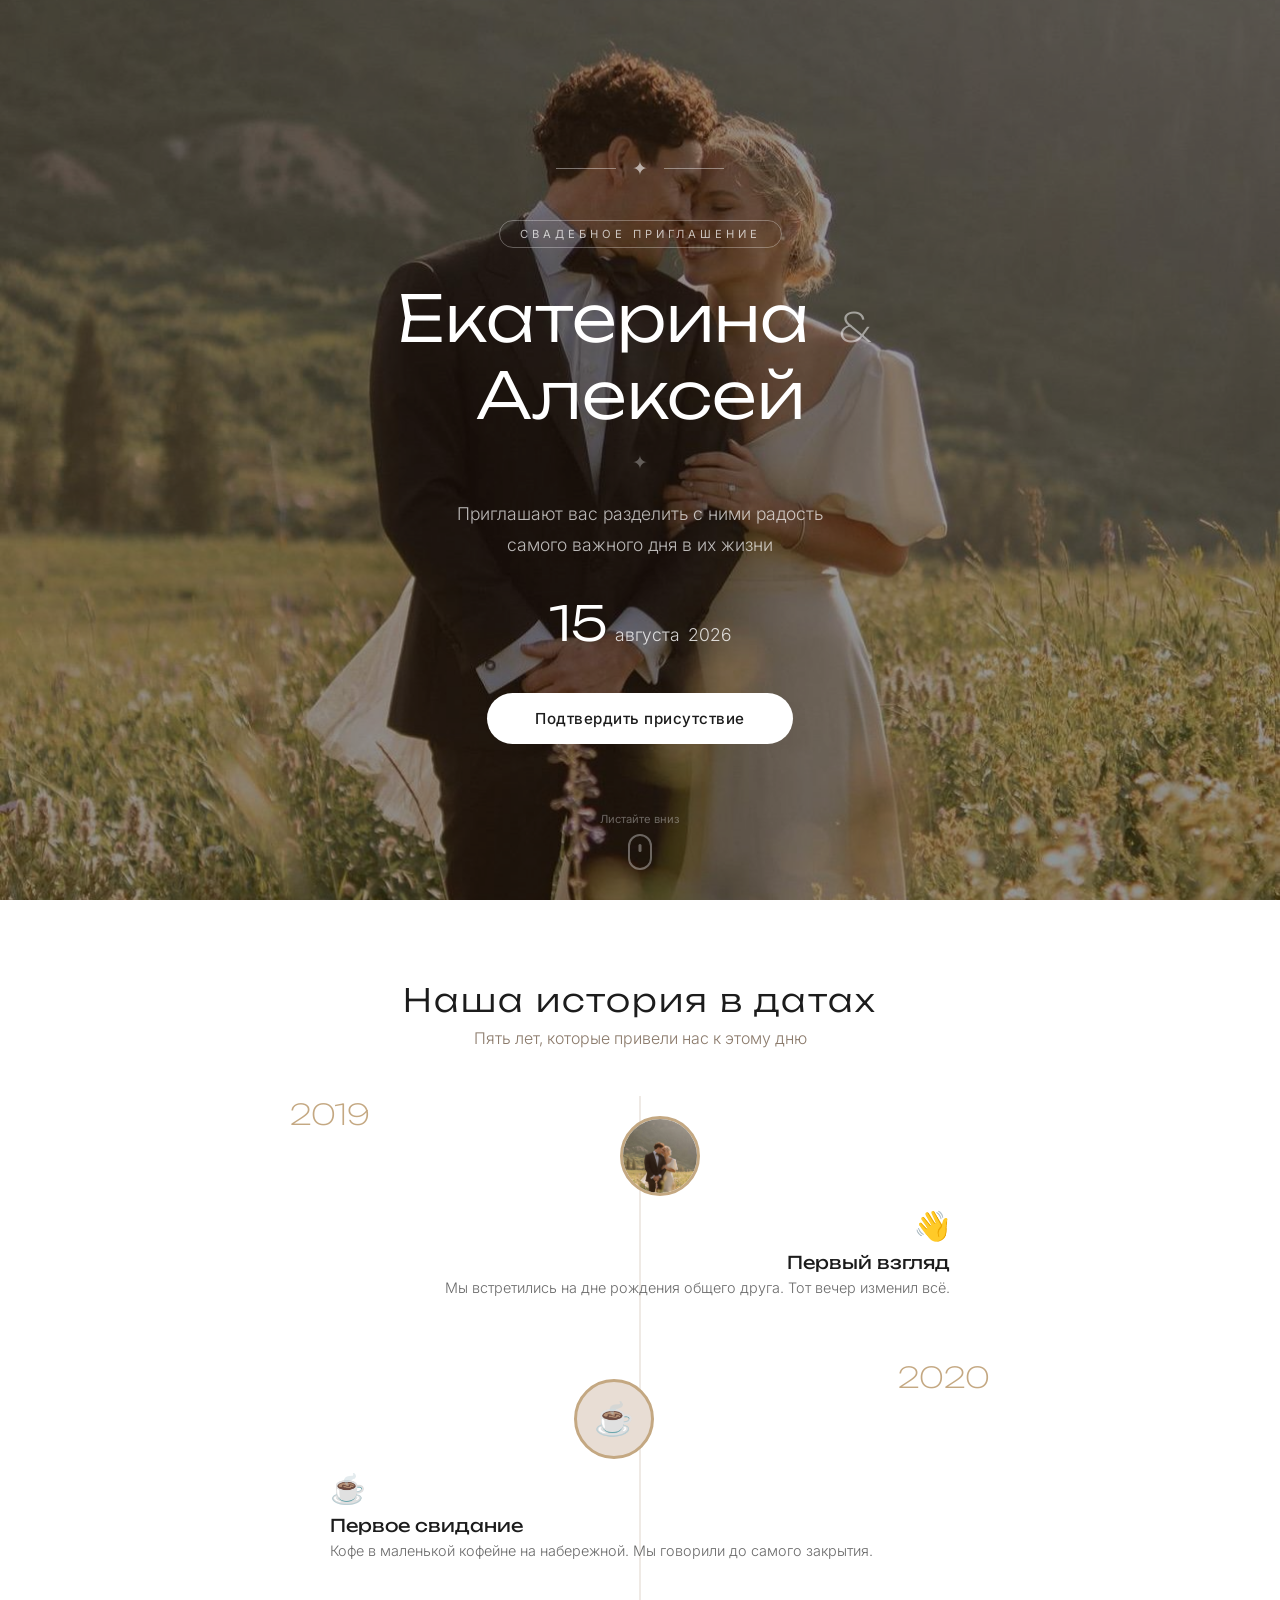
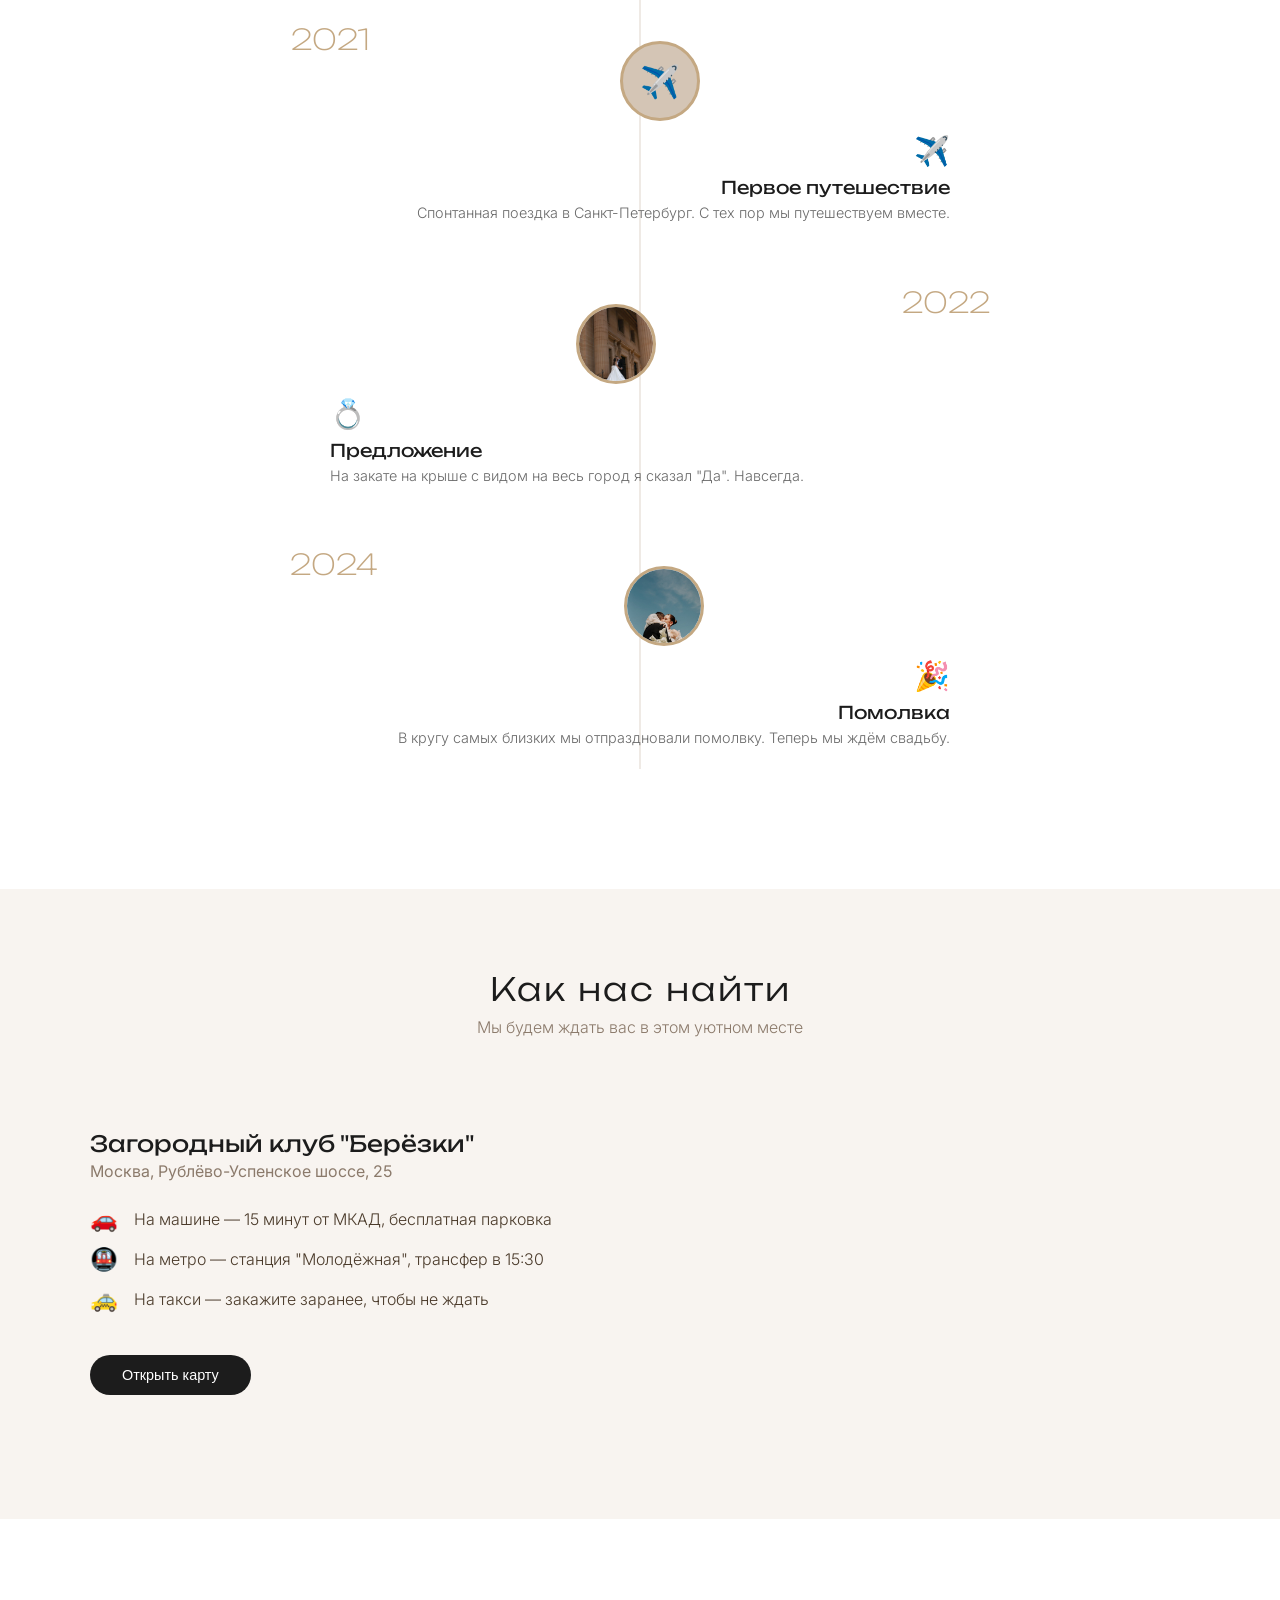
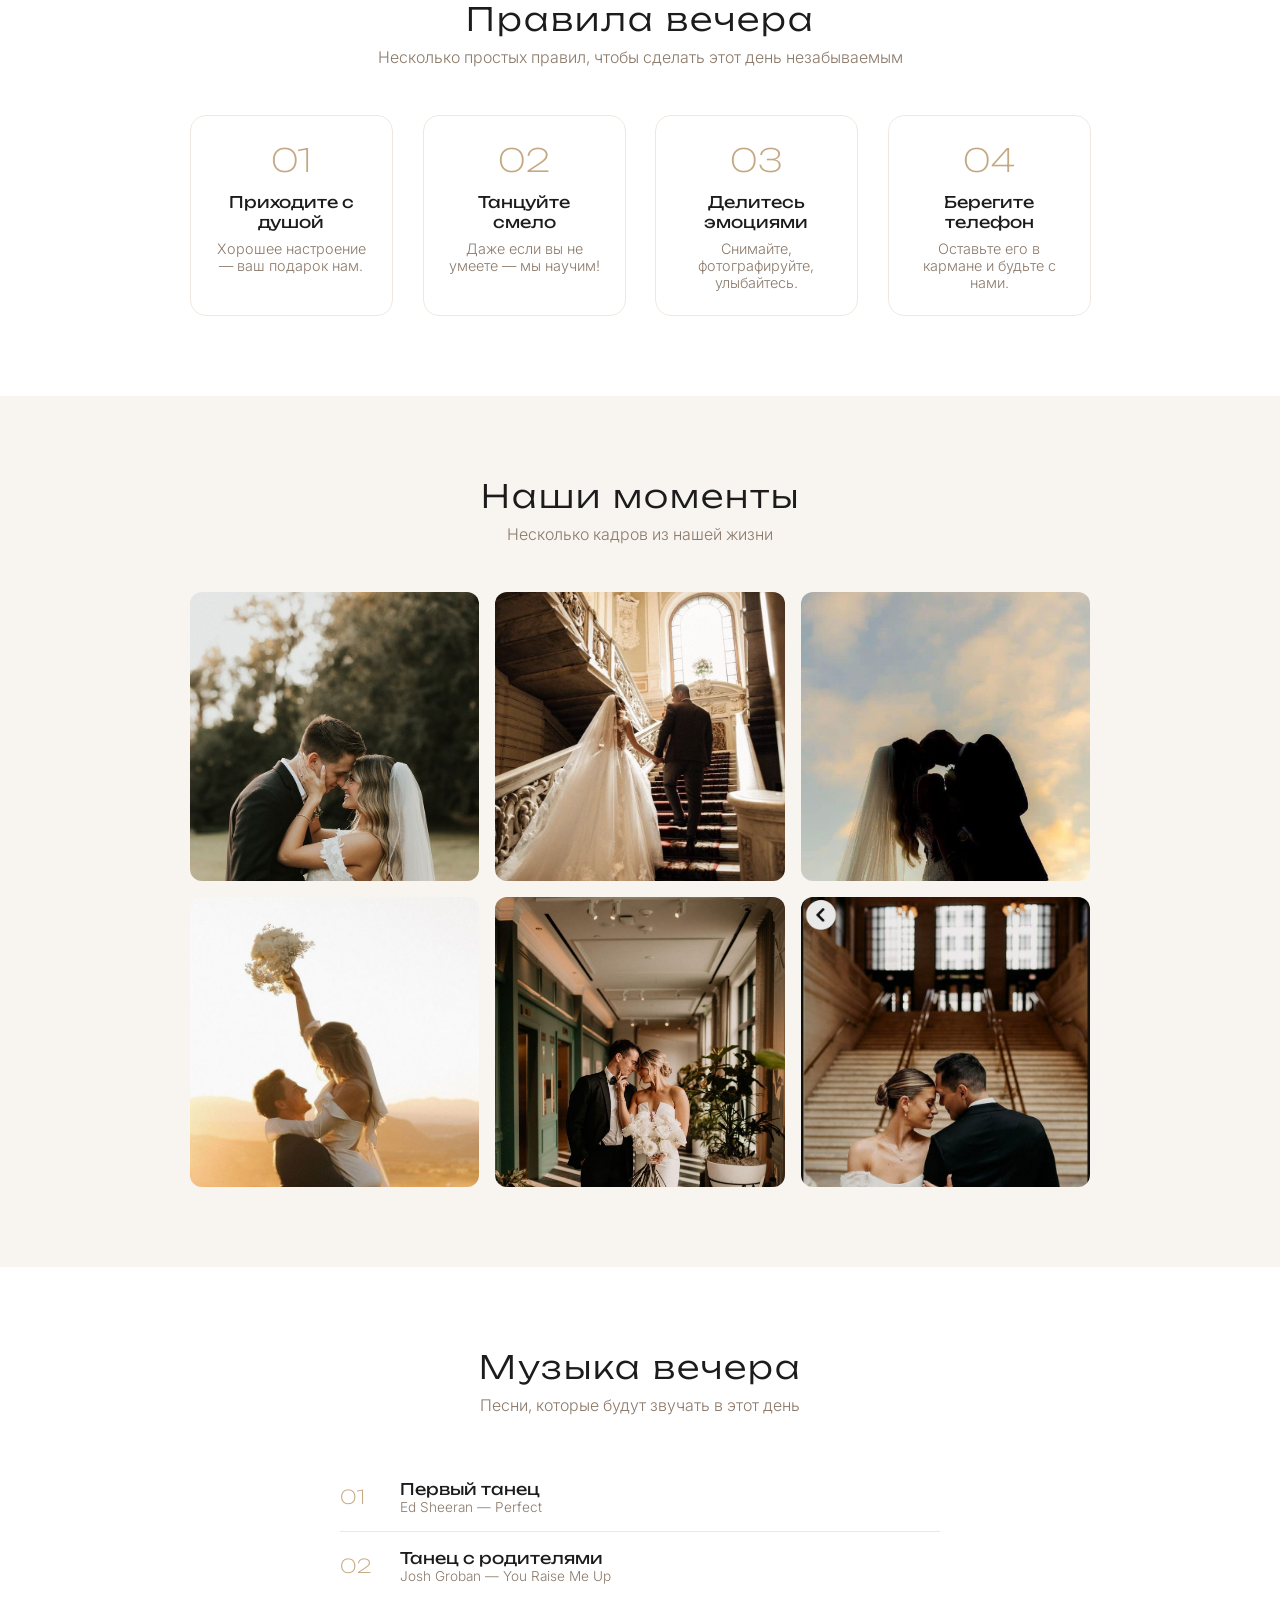
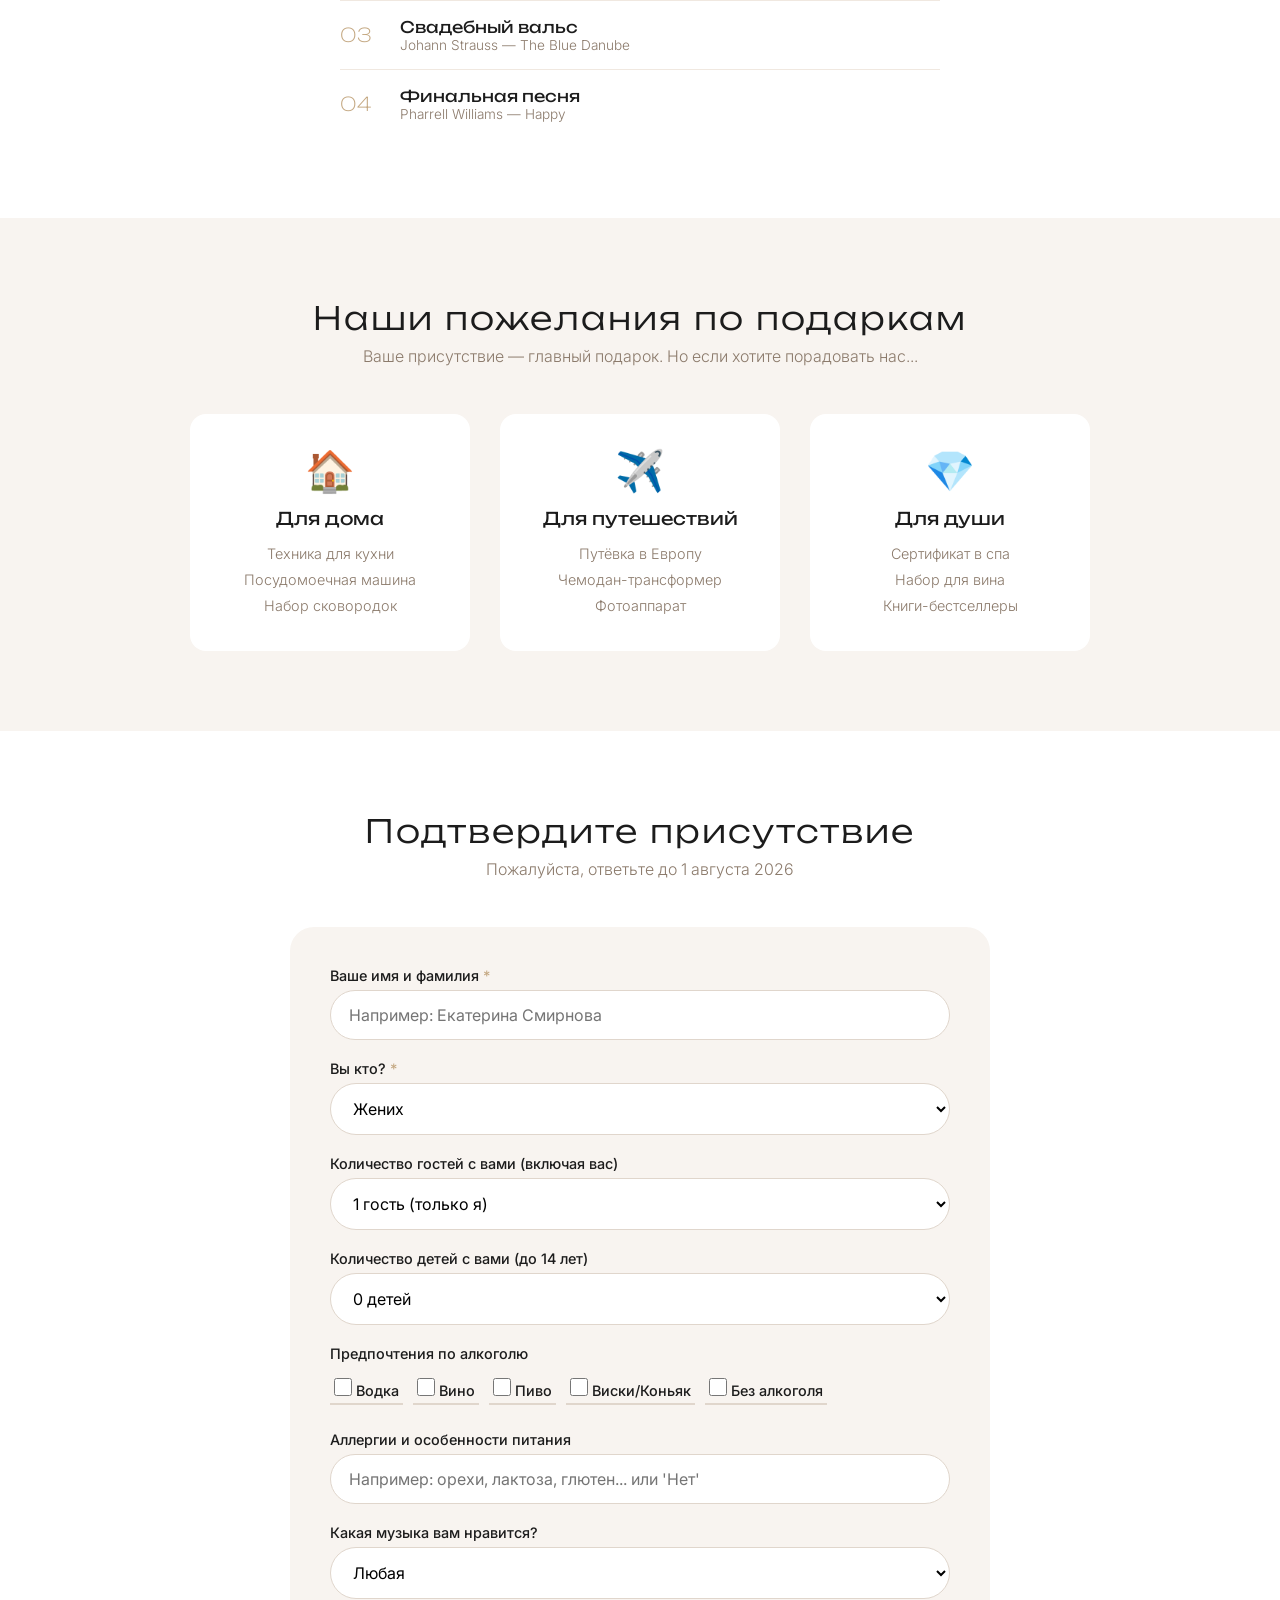
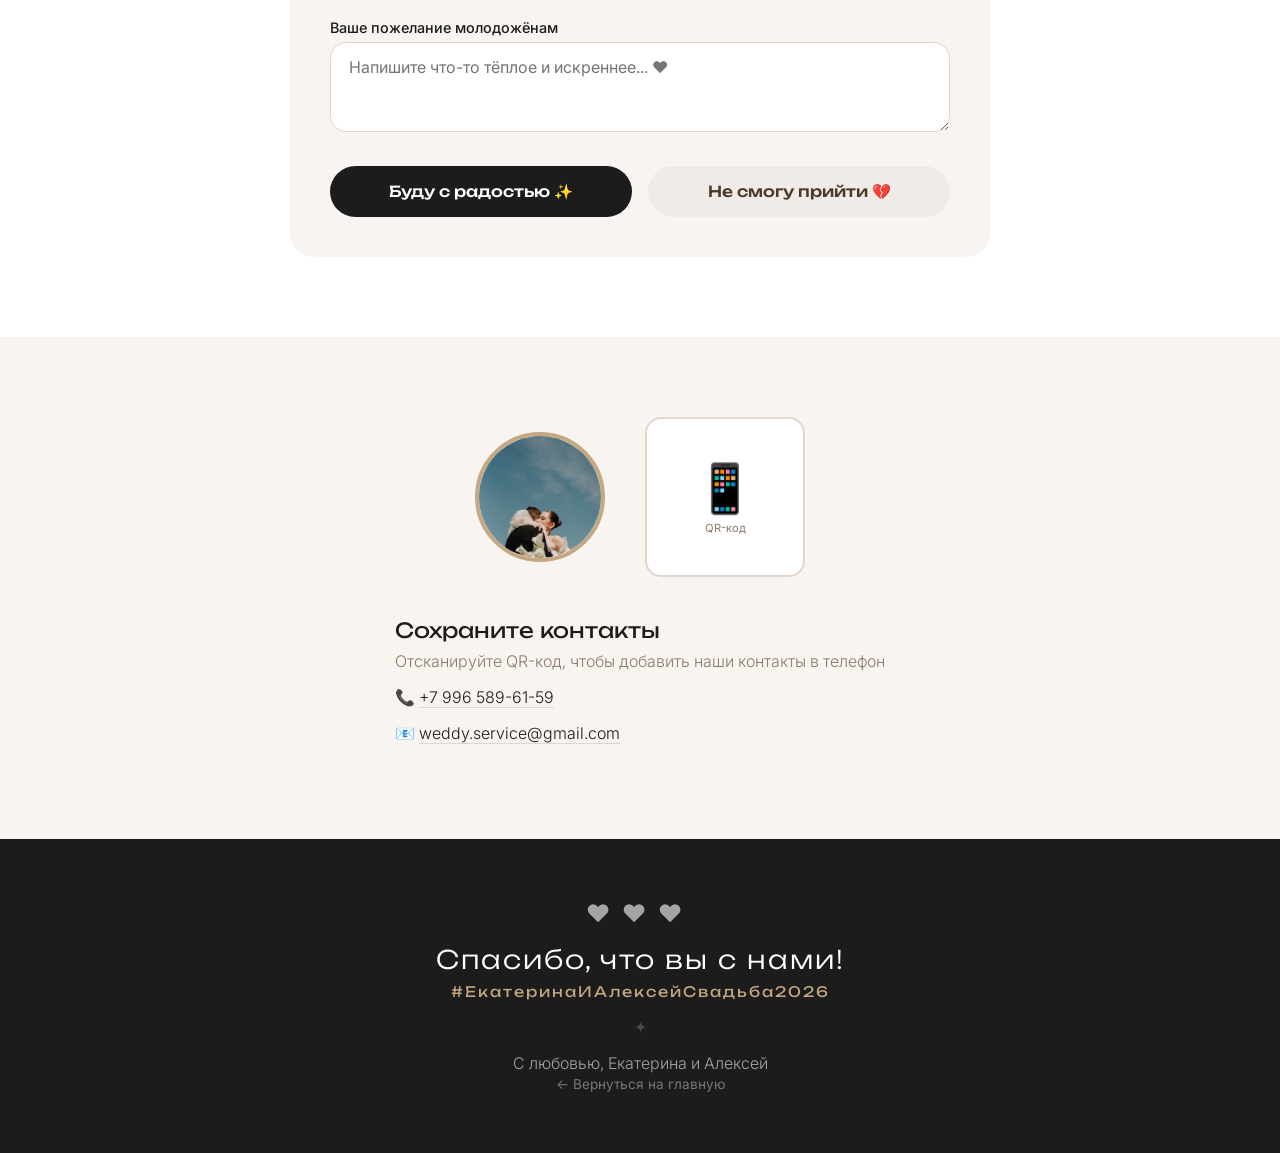
<file: templates/premium/invitation.html>
<!DOCTYPE html>
<html lang="ru">
<head>
    <meta charset="UTF-8">
    <meta name="viewport" content="width=device-width, initial-scale=1.0, viewport-fit=cover">
    <title>Екатерина & Алексей | Приглашение на свадьбу</title>
    <link href="https://fonts.googleapis.com/css2?family=Inter:opsz,wght@14..32,300;14..32,400;14..32,500;14..32,600;14..32,700&family=Unbounded:wght@200;300;400;500;600;700&display=swap" rel="stylesheet">
    <link rel="stylesheet" href="style.css">
    <link href="https://unpkg.com/aos@2.3.1/dist/aos.css" rel="stylesheet">
</head>
<body>

    <!-- =====================================================
    ДЕКОРАТИВНЫЕ ЛИНИИ
    ===================================================== -->
    <div class="site-lines">
        <div class="line line-v"></div>
        <div class="line line-v"></div>
        <div class="line line-v"></div>
        <div class="line line-v"></div>
        <div class="line line-v"></div>
        <div class="line line-v"></div>
        <div class="line line-v"></div>
        <div class="line line-h"></div>
        <div class="line line-h"></div>
        <div class="line line-h"></div>
        <div class="line line-h"></div>
        <div class="line line-h"></div>
        <div class="line line-d"></div>
    </div>

    <div class="corner-decoration corner-decoration-tl"></div>
    <div class="corner-decoration corner-decoration-tr"></div>
    <div class="corner-decoration corner-decoration-bl"></div>
    <div class="corner-decoration corner-decoration-br"></div>

    <!-- =====================================================
    БЛОК 1: ОБЛОЖКА-ПРИГЛАШЕНИЕ
    ===================================================== -->
    <section class="hero-section" style="background-image: url('../../assets/img/couple1.jpg'); background-size: cover; background-position: center;">
        <div class="hero-overlay"></div>
        <div class="hero-decoration">
            <span class="decoration-line"></span>
            <span class="decoration-diamond">✦</span>
            <span class="decoration-line"></span>
        </div>
        <div class="hero-content" data-aos="fade-up" data-aos-duration="1500">
            <span class="hero-badge">Свадебное приглашение</span>
            <h1 class="hero-title">
                <span class="hero-name">Екатерина</span>
                <span class="hero-ampersand">&</span>
                <span class="hero-name">Алексей</span>
            </h1>
            <div class="hero-divider">✦</div>
            <p class="hero-text">Приглашают вас разделить с ними радость<br>самого важного дня в их жизни</p>
            <div class="hero-date">
                <span class="hero-day">15</span>
                <span class="hero-month">августа</span>
                <span class="hero-year">2026</span>
            </div>
            <a href="#rsvp" class="hero-btn">Подтвердить присутствие</a>
        </div>
        <div class="scroll-indicator">
            <span>Листайте вниз</span>
            <div class="scroll-mouse"></div>
        </div>
    </section>

    <!-- =====================================================
    БЛОК 2: НАША ИСТОРИЯ
    ===================================================== -->
    <section class="timeline-section">
        <div class="container">
            <h2 data-aos="fade-up">Наша история в датах</h2>
            <p class="section-subtitle" data-aos="fade-up" data-aos-delay="100">Пять лет, которые привели нас к этому дню</p>
            <div class="timeline">
                <div class="timeline-item" data-aos="fade-right" data-aos-delay="100">
                    <div class="timeline-year">2019</div>
                    <div class="timeline-content">
                        <div class="timeline-photo"><img src="../../assets/img/couple1.jpg" alt="Первый взгляд"></div>
                        <div class="timeline-icon">👋</div>
                        <h3>Первый взгляд</h3>
                        <p>Мы встретились на дне рождения общего друга. Тот вечер изменил всё.</p>
                    </div>
                </div>
                <div class="timeline-item" data-aos="fade-left" data-aos-delay="200">
                    <div class="timeline-year">2020</div>
                    <div class="timeline-content">
                        <div class="timeline-photo timeline-photo-placeholder" style="background: #E8DDD4;">
                            <span style="font-size:2rem; display:flex; align-items:center; justify-content:center; height:100%;">☕</span>
                        </div>
                        <div class="timeline-icon">☕</div>
                        <h3>Первое свидание</h3>
                        <p>Кофе в маленькой кофейне на набережной. Мы говорили до самого закрытия.</p>
                    </div>
                </div>
                <div class="timeline-item" data-aos="fade-right" data-aos-delay="300">
                    <div class="timeline-year">2021</div>
                    <div class="timeline-content">
                        <div class="timeline-photo timeline-photo-placeholder" style="background: #D4C5B5;">
                            <span style="font-size:2rem; display:flex; align-items:center; justify-content:center; height:100%;">✈️</span>
                        </div>
                        <div class="timeline-icon">✈️</div>
                        <h3>Первое путешествие</h3>
                        <p>Спонтанная поездка в Санкт-Петербург. С тех пор мы путешествуем вместе.</p>
                    </div>
                </div>
                <div class="timeline-item" data-aos="fade-left" data-aos-delay="400">
                    <div class="timeline-year">2022</div>
                    <div class="timeline-content">
                        <div class="timeline-photo"><img src="../../assets/img/couple2.jpg" alt="Предложение"></div>
                        <div class="timeline-icon">💍</div>
                        <h3>Предложение</h3>
                        <p>На закате на крыше с видом на весь город я сказал "Да". Навсегда.</p>
                    </div>
                </div>
                <div class="timeline-item" data-aos="fade-right" data-aos-delay="500">
                    <div class="timeline-year">2024</div>
                    <div class="timeline-content">
                        <div class="timeline-photo"><img src="../../assets/img/couple3.jpg" alt="Помолвка"></div>
                        <div class="timeline-icon">🎉</div>
                        <h3>Помолвка</h3>
                        <p>В кругу самых близких мы отпраздновали помолвку. Теперь мы ждём свадьбу.</p>
                    </div>
                </div>
            </div>
        </div>
    </section>

    <!-- =====================================================
    БЛОК 3: КАРТА С МАРШРУТОМ
    ===================================================== -->
    <section class="venue-section">
        <div class="container">
            <h2 data-aos="fade-up">Как нас найти</h2>
            <p class="section-subtitle" data-aos="fade-up" data-aos-delay="100">Мы будем ждать вас в этом уютном месте</p>
            <div class="venue-content" data-aos="fade-up" data-aos-delay="200">
                <div class="venue-info">
                    <h3>Загородный клуб "Берёзки"</h3>
                    <p class="venue-address">Москва, Рублёво-Успенское шоссе, 25</p>
                    <div class="venue-routes">
                        <div class="route"><span class="route-icon">🚗</span><span class="route-text">На машине — 15 минут от МКАД, бесплатная парковка</span></div>
                        <div class="route"><span class="route-icon">🚇</span><span class="route-text">На метро — станция "Молодёжная", трансфер в 15:30</span></div>
                        <div class="route"><span class="route-icon">🚕</span><span class="route-text">На такси — закажите заранее, чтобы не ждать</span></div>
                    </div>
                    <button class="map-btn" id="openMapBtn">Открыть карту</button>
                </div>
                <div class="venue-map">
                    <iframe src="https://www.google.com/maps/embed?pb=!1m18!1m12!1m3!1d2246.431674236273!2d37.394605!3d55.733998!2m3!1f0!2f0!3f0!3m2!1i1024!2i768!4f13.1!3m3!1m2!1s0x46b54b3c5e6b5b5d%3A0x0!2zNTXCsDQ0JzAyLjQiTiAzN8KwMjMnMzguNSJF!5e0!3m2!1sru!2sru!4v1700000000000!5m2!1sru!2sru" width="100%" height="300" style="border:0; border-radius:16px;" allowfullscreen loading="lazy"></iframe>
                </div>
            </div>
        </div>
    </section>

    <!-- =====================================================
    БЛОК 4: ПРАВИЛА ВЕЧЕРА
    ===================================================== -->
    <section class="rules-section">
        <div class="container">
            <h2 data-aos="fade-up">Правила вечера</h2>
            <p class="section-subtitle" data-aos="fade-up" data-aos-delay="100">Несколько простых правил, чтобы сделать этот день незабываемым</p>
            <div class="rules-grid">
                <div class="rule-item" data-aos="flip-up" data-aos-delay="100"><span class="rule-number">01</span><h3>Приходите с душой</h3><p>Хорошее настроение — ваш подарок нам.</p></div>
                <div class="rule-item" data-aos="flip-up" data-aos-delay="200"><span class="rule-number">02</span><h3>Танцуйте смело</h3><p>Даже если вы не умеете — мы научим!</p></div>
                <div class="rule-item" data-aos="flip-up" data-aos-delay="300"><span class="rule-number">03</span><h3>Делитесь эмоциями</h3><p>Снимайте, фотографируйте, улыбайтесь.</p></div>
                <div class="rule-item" data-aos="flip-up" data-aos-delay="400"><span class="rule-number">04</span><h3>Берегите телефон</h3><p>Оставьте его в кармане и будьте с нами.</p></div>
            </div>
        </div>
    </section>

    <!-- =====================================================
    БЛОК 5: INSTAGRAM-ЛЕНТА
    ===================================================== -->
    <section class="instagram-section">
        <div class="container">
            <h2 data-aos="fade-up">Наши моменты</h2>
            <p class="section-subtitle" data-aos="fade-up" data-aos-delay="100">Несколько кадров из нашей жизни</p>
            <div class="instagram-grid" data-aos="fade-up" data-aos-delay="200">
                <div class="instagram-item"><img src="../../assets/img/gallery1.jpg" alt="Момент 1"></div>
                <div class="instagram-item"><img src="../../assets/img/gallery2.jpg" alt="Момент 2"></div>
                <div class="instagram-item"><img src="../../assets/img/gallery3.jpg" alt="Момент 3"></div>
                <div class="instagram-item"><img src="../../assets/img/gallery4.jpg" alt="Момент 4"></div>
                <div class="instagram-item"><img src="../../assets/img/gallery5.jpg" alt="Момент 5"></div>
                <div class="instagram-item"><img src="../../assets/img/gallery6.jpg" alt="Момент 6"></div>
            </div>
        </div>
    </section>

    <!-- =====================================================
    БЛОК 6: ПЛЕЙЛИСТ ВЕЧЕРА
    ===================================================== -->
    <section class="playlist-section">
        <div class="container">
            <h2 data-aos="fade-up">Музыка вечера</h2>
            <p class="section-subtitle" data-aos="fade-up" data-aos-delay="100">Песни, которые будут звучать в этот день</p>
            <div class="playlist-grid" data-aos="fade-up" data-aos-delay="200">
                <div class="playlist-item"><span class="playlist-number">01</span><div class="playlist-info"><h4>Первый танец</h4><p>Ed Sheeran — Perfect</p></div></div>
                <div class="playlist-item"><span class="playlist-number">02</span><div class="playlist-info"><h4>Танец с родителями</h4><p>Josh Groban — You Raise Me Up</p></div></div>
                <div class="playlist-item"><span class="playlist-number">03</span><div class="playlist-info"><h4>Свадебный вальс</h4><p>Johann Strauss — The Blue Danube</p></div></div>
                <div class="playlist-item"><span class="playlist-number">04</span><div class="playlist-info"><h4>Финальная песня</h4><p>Pharrell Williams — Happy</p></div></div>
            </div>
        </div>
    </section>

    <!-- =====================================================
    БЛОК 7: ИДЕИ ПОДАРКОВ
    ===================================================== -->
    <section class="gifts-section">
        <div class="container">
            <h2 data-aos="fade-up">Наши пожелания по подаркам</h2>
            <p class="section-subtitle" data-aos="fade-up" data-aos-delay="100">Ваше присутствие — главный подарок. Но если хотите порадовать нас...</p>
            <div class="gifts-grid" data-aos="fade-up" data-aos-delay="200">
                <div class="gift-card"><div class="gift-icon">🏠</div><h3>Для дома</h3><ul><li>Техника для кухни</li><li>Посудомоечная машина</li><li>Набор сковородок</li></ul></div>
                <div class="gift-card"><div class="gift-icon">✈️</div><h3>Для путешествий</h3><ul><li>Путёвка в Европу</li><li>Чемодан-трансформер</li><li>Фотоаппарат</li></ul></div>
                <div class="gift-card"><div class="gift-icon">💎</div><h3>Для души</h3><ul><li>Сертификат в спа</li><li>Набор для вина</li><li>Книги-бестселлеры</li></ul></div>
            </div>
        </div>
    </section>

    <!-- =====================================================
    БЛОК 8: RSVP (ПРЕМИУМ ФОРМА)
    ===================================================== -->
    <section id="rsvp" class="rsvp-section">
        <div class="container">
            <h2 data-aos="fade-up">Подтвердите присутствие</h2>
            <p class="section-subtitle" data-aos="fade-up" data-aos-delay="100">Пожалуйста, ответьте до 1 августа 2026</p>
            <div class="rsvp-card" data-aos="fade-up" data-aos-delay="200">
                <form id="rsvpFormPremium">

                    <!-- БЛОК 1: Кто вы -->
                    <div class="form-group">
                        <label>Ваше имя и фамилия <span class="required">*</span></label>
                        <input type="text" id="guestName" placeholder="Например: Екатерина Смирнова" required>
                    </div>

                    <div class="form-group">
                        <label>Вы кто? <span class="required">*</span></label>
                        <select id="guestRole">
                            <option value="Жених">Жених</option>
                            <option value="Невеста">Невеста</option>
                            <option value="Гость">Гость</option>
                            <option value="Родитель">Родитель</option>
                            <option value="Свидетель">Свидетель</option>
                        </select>
                    </div>

                    <!-- БЛОК 2: Компания -->
                    <div class="form-group">
                        <label>Количество гостей с вами (включая вас)</label>
                        <select id="guestsCount">
                            <option value="1">1 гость (только я)</option>
                            <option value="2">2 гостя</option>
                            <option value="3">3 гостя</option>
                            <option value="4">4 гостя</option>
                            <option value="5">5+ гостей</option>
                        </select>
                    </div>

                    <div class="form-group">
                        <label>Количество детей с вами (до 14 лет)</label>
                        <select id="childrenCount">
                            <option value="0">0 детей</option>
                            <option value="1">1 ребёнок</option>
                            <option value="2">2 ребёнка</option>
                            <option value="3">3 ребёнка</option>
                            <option value="4">4+ детей</option>
                        </select>
                    </div>

                    <!-- БЛОК 3: Предпочтения -->
                    <div class="form-group">
                        <label>Предпочтения по алкоголю</label>
                        <div class="checkbox-group">
                            <label class="checkbox-label"><input type="checkbox" name="alcohol" value="Водка"> Водка</label>
                            <label class="checkbox-label"><input type="checkbox" name="alcohol" value="Вино"> Вино</label>
                            <label class="checkbox-label"><input type="checkbox" name="alcohol" value="Пиво"> Пиво</label>
                            <label class="checkbox-label"><input type="checkbox" name="alcohol" value="Виски/Коньяк"> Виски/Коньяк</label>
                            <label class="checkbox-label"><input type="checkbox" name="alcohol" value="Без алкоголя"> Без алкоголя</label>
                        </div>
                    </div>

                    <div class="form-group">
                        <label>Аллергии и особенности питания</label>
                        <input type="text" id="allergies" placeholder="Например: орехи, лактоза, глютен... или 'Нет'">
                    </div>

                    <!-- БЛОК 4: Настроение (НОВОЕ!) -->
                    <div class="form-group">
                        <label>Какая музыка вам нравится?</label>
                        <select id="musicPreference">
                            <option value="Любая">Любая</option>
                            <option value="Поп">Поп</option>
                            <option value="Рок">Рок</option>
                            <option value="Ретро">Ретро</option>
                            <option value="Классика">Классика</option>
                            <option value="Русская эстрада">Русская эстрада</option>
                            <option value="Джаз">Джаз</option>
                        </select>
                    </div>

                    <!-- БЛОК 5: Пожелание -->
                    <div class="form-group">
                        <label>Ваше пожелание молодожёнам</label>
                        <textarea id="wish" rows="3" placeholder="Напишите что-то тёплое и искреннее... ❤️"></textarea>
                    </div>

                    <!-- Кнопки -->
                    <div class="rsvp-buttons">
                        <button type="submit" class="rsvp-btn yes" id="rsvpYesPremium">Буду с радостью ✨</button>
                        <button type="button" class="rsvp-btn no" id="rsvpNoPremium">Не смогу прийти 💔</button>
                    </div>
                </form>
                <div id="rsvpResult" class="rsvp-result-message"></div>
            </div>
        </div>
    </section>

    <!-- =====================================================
    БЛОК 9: QR-КОД
    ===================================================== -->
    <section class="qr-section">
        <div class="container">
            <div class="qr-content" data-aos="zoom-in" data-aos-duration="1000">
                <div class="qr-photo"><img src="../../assets/img/couple3.jpg" alt="Екатерина и Алексей"></div>
                <div class="qr-code"><div class="qr-placeholder"><span>📱</span><p>QR-код</p></div></div>
                <div class="qr-info">
                    <h3>Сохраните контакты</h3>
                    <p>Отсканируйте QR-код, чтобы добавить наши контакты в телефон</p>
                    <div class="qr-contacts">
                        <p>📞 <a href="tel:+79965896159">+7 996 589-61-59</a></p>
                        <p>📧 <a href="mailto:weddy.service@gmail.com">weddy.service@gmail.com</a></p>
                    </div>
                </div>
            </div>
        </div>
    </section>

    <!-- =====================================================
    БЛОК 10: ФУТЕР
    ===================================================== -->
    <footer class="footer-section">
        <div class="container">
            <div class="footer-hearts"><span>❤️</span><span>❤️</span><span>❤️</span></div>
            <h2>Спасибо, что вы с нами!</h2>
            <p class="footer-hashtag">#ЕкатеринаИАлексейСвадьба2026</p>
            <div class="footer-divider">✦</div>
            <p class="footer-text">С любовью, Екатерина и Алексей</p>
            <p class="footer-link"><a href="../../landing/index.html">← Вернуться на главную</a></p>
        </div>
    </footer>

    <!-- =====================================================
    ПОПАПЫ
    ===================================================== -->
    <div class="popup-overlay" id="popupSuccess"><div class="popup"><div class="popup-icon">🎉</div><h2 class="popup-title">Спасибо за ответ!</h2><p class="popup-text" id="popupMessage">Мы очень рады, что вы будете с нами в этот особенный день!</p><button class="popup-btn" onclick="closePopup('popupSuccess')">Отлично!</button></div></div>
    <div class="popup-overlay" id="popupError"><div class="popup"><div class="popup-icon">😕</div><h2 class="popup-title">Что-то пошло не так</h2><p class="popup-text">Не удалось отправить ответ. Попробуйте ещё раз.</p><button class="popup-btn popup-btn-error" onclick="closePopup('popupError')">Попробовать снова</button></div></div>
    <div class="popup-overlay" id="popupDecline"><div class="popup"><div class="popup-icon">💔</div><h2 class="popup-title">Мы будем скучать!</h2><p class="popup-text">Очень жаль, что вы не сможете быть с нами. Обязательно встретимся в другой раз!</p><button class="popup-btn" onclick="closePopup('popupDecline')">Обнимаем!</button></div></div>

    <script src="https://unpkg.com/aos@2.3.1/dist/aos.js"></script>
    <script src="script.js"></script>
</body>
</html>
</file>
<file: css/style.css>
* {
    margin: 0;
    padding: 0;
    box-sizing: border-box;
}

body {
    font-family: 'Inter', sans-serif;
    background-color: #FEFCF8;
    color: #1E2A3A;
    line-height: 1.4;
    scroll-behavior: smooth;
}

:root {
    --deep-navy: #1C2E4A;
    --rose-gold: #D4A5A5;
    --sand-bg: #FFF9F5;
    --text-muted: #6B7A8A;
    --white: #FFFFFF;
    --shadow-sm: 0 12px 30px rgba(0, 0, 0, 0.05);
    --shadow-hover: 0 20px 35px -12px rgba(0, 0, 0, 0.1);
    --card-radius: 24px;
}

.container {
    max-width: 1280px;
    margin: 0 auto;
    padding: 0 20px;
}

@media (min-width: 768px) {
    .container {
        padding: 0 24px;
    }
}

h1, h2, h3, .logo-text, .step-number, .pain-card h3, .step-item h3, .pricing-card h3, .price, .popular-badge, .package-badge {
    font-family: 'Unbounded', sans-serif;
    letter-spacing: -0.02em;
}

h1 {
    font-weight: 600;
    font-size: 1.8rem;
    line-height: 1.3;
    margin-bottom: 20px;
    color: var(--deep-navy);
}

h2 {
    font-size: 1.6rem;
    margin-bottom: 1rem;
    font-family: 'Unbounded', sans-serif;
}

@media (min-width: 768px) {
    h1 {
        font-size: 3rem;
        line-height: 1.2;
    }
    h2 {
        font-size: 2.5rem;
    }
}

.section {
    padding: 50px 0;
}

@media (min-width: 768px) {
    .section {
        padding: 70px 0;
    }
}

.section-bg-light {
    background-color: var(--sand-bg);
}

.section-header {
    text-align: center;
    max-width: 680px;
    margin: 0 auto 32px;
    padding: 0 16px;
}

@media (min-width: 768px) {
    .section-header {
        margin: 0 auto 48px;
    }
}

.btn {
    display: inline-flex;
    align-items: center;
    justify-content: center;
    padding: 12px 24px;
    border-radius: 60px;
    font-weight: 600;
    font-size: 0.9rem;
    transition: all 0.25s ease;
    cursor: pointer;
    border: none;
    text-decoration: none;
    font-family: 'Inter', sans-serif;
    width: 100%;
}

@media (min-width: 480px) {
    .btn {
        width: auto;
        padding: 14px 32px;
        font-size: 1rem;
    }
}

.btn-primary {
    background-color: var(--rose-gold);
    color: var(--deep-navy);
    box-shadow: 0 4px 12px rgba(212, 165, 165, 0.3);
}

.btn-primary:hover {
    background-color: #C48E8E;
    transform: translateY(-2px);
    color: white;
    box-shadow: 0 8px 20px rgba(212, 165, 165, 0.35);
}

.btn-outline {
    background-color: transparent;
    border: 1.5px solid var(--rose-gold);
    color: var(--deep-navy);
}

.btn-outline:hover {
    background-color: rgba(212, 165, 165, 0.08);
    transform: translateY(-2px);
}

.w-100 {
    width: 100%;
    justify-content: center;
}

.navbar {
    padding: 15px 0;
    background: rgba(255, 249, 245, 0.98);
    backdrop-filter: blur(10px);
    position: sticky;
    top: 0;
    z-index: 100;
    border-bottom: 1px solid #F0E9DF;
}

.nav-container {
    display: flex;
    justify-content: space-between;
    align-items: center;
    flex-wrap: wrap;
}

.logo {
    display: flex;
    align-items: center;
    gap: 8px;
    font-size: 1.4rem;
    font-weight: 600;
    color: var(--deep-navy);
}

@media (min-width: 768px) {
    .logo {
        font-size: 1.8rem;
    }
}

.logo-icon {
    font-size: 1.4rem;
}

@media (min-width: 768px) {
    .logo-icon {
        font-size: 1.8rem;
    }
}

.logo-text {
    background: linear-gradient(135deg, var(--deep-navy) 0%, var(--rose-gold) 100%);
    background-clip: text;
    -webkit-background-clip: text;
    color: transparent;
    font-family: 'Unbounded', sans-serif;
}

.nav-links {
    display: flex;
    gap: 15px;
    align-items: center;
}

@media (max-width: 768px) {
    .nav-links {
        gap: 10px;
    }
    .nav-links a:not(.btn-small) {
        display: none;
    }
}

.nav-links a {
    text-decoration: none;
    color: var(--text-dark);
    font-weight: 500;
    font-family: 'Inter', sans-serif;
    font-size: 0.9rem;
    transition: color 0.2s;
}

@media (min-width: 768px) {
    .nav-links a {
        font-size: 1rem;
    }
}

.nav-links a:hover {
    color: var(--rose-gold);
}

.btn-small {
    background: var(--rose-gold);
    color: var(--deep-navy) !important;
    padding: 8px 16px;
    border-radius: 40px;
    font-weight: 600;
    font-size: 0.85rem;
    white-space: nowrap;
}

.hero {
    padding: 40px 0 50px;
    overflow: hidden;
    position: relative;
}

@media (min-width: 768px) {
    .hero {
        padding: 60px 0 80px;
    }
}

.hero::before {
    content: '';
    position: absolute;
    top: -50%;
    left: -50%;
    width: 200%;
    height: 200%;
    background: conic-gradient(
        from 0deg,
        rgba(212, 165, 165, 0.05) 0%,
        rgba(28, 46, 74, 0.02) 25%,
        rgba(212, 165, 165, 0.05) 50%,
        rgba(28, 46, 74, 0.02) 75%,
        rgba(212, 165, 165, 0.05) 100%
    );
    animation: heroGradient 20s linear infinite;
    pointer-events: none;
    z-index: 0;
}

.hero-container {
    position: relative;
    z-index: 2;
}

.hero-content {
    flex: 1;
    min-width: 280px;
    text-align: center;
}

@media (min-width: 768px) {
    .hero-content {
        text-align: left;
    }
}

.hero-subtitle {
    font-size: 1rem;
    color: var(--text-muted);
    margin-bottom: 28px;
    font-family: 'Inter', sans-serif;
}

@media (min-width: 768px) {
    .hero-subtitle {
        font-size: 1.2rem;
    }
}

.hero-buttons {
    display: flex;
    gap: 12px;
    flex-direction: column;
}

@media (min-width: 480px) {
    .hero-buttons {
        flex-direction: row;
        justify-content: center;
    }
}

@media (min-width: 768px) {
    .hero-buttons {
        justify-content: flex-start;
    }
}

.hero-graphic {
    flex: 0.8;
    position: relative;
    min-height: 200px;
    display: flex;
    justify-content: center;
}

@media (min-width: 768px) {
    .hero-graphic {
        min-height: 280px;
    }
}

.abstract-shape, .abstract-shape2, .abstract-shape3 {
    position: absolute;
    border-radius: 62% 38% 42% 58% / 35% 48% 52% 65%;
    opacity: 0.25;
}

.abstract-shape {
    width: 150px;
    height: 150px;
    background: linear-gradient(135deg, var(--rose-gold), #F0C4C4);
    top: 10%;
    left: 10%;
    animation: float 7s infinite;
}

@media (min-width: 768px) {
    .abstract-shape {
        width: 220px;
        height: 220px;
    }
}

.abstract-shape2 {
    width: 100px;
    height: 100px;
    background: var(--deep-navy);
    opacity: 0.12;
    bottom: 0;
    right: 0;
    border-radius: 70% 30% 58% 42% / 45% 48% 52% 55%;
    animation: float 9s infinite reverse;
}

@media (min-width: 768px) {
    .abstract-shape2 {
        width: 150px;
        height: 150px;
    }
}

.abstract-shape3 {
    width: 80px;
    height: 80px;
    background: #E8C9C9;
    opacity: 0.4;
    bottom: 30%;
    left: 40%;
    border-radius: 48% 52% 33% 67% / 58% 41% 59% 42%;
}

@media (min-width: 768px) {
    .abstract-shape3 {
        width: 110px;
        height: 110px;
    }
}

@keyframes float {
    0% {
        transform: translateY(0px) rotate(0deg);
    }
    50% {
        transform: translateY(-15px) rotate(3deg);
    }
    100% {
        transform: translateY(0px) rotate(0deg);
    }
}

@keyframes heroGradient {
    0% { transform: rotate(0deg) scale(1); }
    50% { transform: rotate(180deg) scale(1.5); }
    100% { transform: rotate(360deg) scale(1); }
}

.grid-3 {
    display: grid;
    grid-template-columns: 1fr;
    gap: 20px;
    padding: 0 16px;
}

@media (min-width: 768px) {
    .grid-3 {
        grid-template-columns: repeat(3, 1fr);
        gap: 28px;
        padding: 0;
    }
}

.pain-card {
    padding: 24px 20px;
    border-radius: var(--card-radius);
    box-shadow: var(--shadow-sm);
    border: 1px solid #F0EBE2;
    transition: transform 0.3s ease, box-shadow 0.3s ease;
}

.pain-card:hover {
    transform: translateY(-5px);
    box-shadow: var(--shadow-hover);
}

.pain-icon {
    height: 40px;
    margin-bottom: 16px;
}

.pain-icon::before {
    content: "✦";
    font-size: 1.8rem;
    color: var(--rose-gold);
    display: block;
}

.pain-icon[style*="font-size"]::before {
    content: none;
}

.pain-card h3 {
    font-size: 1.3rem;
    margin-bottom: 10px;
    color: var(--deep-navy);
}

@media (min-width: 768px) {
    .pain-card h3 {
        font-size: 1.5rem;
    }
}

.pain-card p {
    color: var(--text-muted);
    line-height: 1.5;
    font-size: 0.9rem;
}

.steps {
    display: flex;
    flex-direction: column;
    gap: 20px;
    padding: 0 16px;
}

@media (min-width: 640px) {
    .steps {
        flex-direction: row;
        flex-wrap: wrap;
    }
}

@media (min-width: 768px) {
    .steps {
        padding: 0;
    }
}

.step-item {
    flex: 1;
    border-radius: var(--card-radius);
    padding: 24px 16px;
    text-align: center;
    box-shadow: var(--shadow-sm);
    border: 1px solid #F0EBE2;
    transition: transform 0.3s ease, box-shadow 0.3s ease;
}

.step-item:hover {
    transform: translateY(-5px);
    box-shadow: var(--shadow-hover);
}

.step-number {
    background: var(--deep-navy);
    color: var(--rose-gold);
    width: 44px;
    height: 44px;
    font-size: 1.3rem;
    font-weight: 700;
    border-radius: 60px;
    display: flex;
    align-items: center;
    justify-content: center;
    margin: 0 auto 16px;
}

.step-item h3 {
    margin-bottom: 10px;
    font-size: 1.1rem;
}

.step-item p {
    color: var(--text-muted);
    font-size: 0.85rem;
}

.features-grid {
    display: grid;
    grid-template-columns: 1fr;
    gap: 16px;
    margin: 32px 0 20px;
    padding: 0 16px;
}

@media (min-width: 480px) {
    .features-grid {
        grid-template-columns: repeat(2, 1fr);
        padding: 0;
    }
}

.feature {
    display: flex;
    align-items: center;
    gap: 12px;
    font-size: 0.9rem;
    font-family: 'Inter', sans-serif;
    padding: 4px 0;
}

@media (min-width: 768px) {
    .feature {
        font-size: 1rem;
    }
}

.check {
    background: var(--rose-gold);
    color: var(--deep-navy);
    width: 22px;
    height: 22px;
    border-radius: 30px;
    display: inline-flex;
    align-items: center;
    justify-content: center;
    font-weight: bold;
    font-size: 12px;
    flex-shrink: 0;
}

@media (min-width: 768px) {
    .check {
        width: 26px;
        height: 26px;
        font-size: 14px;
    }
}

.pricing-grid {
    display: flex;
    flex-direction: column;
    gap: 40px;
    align-items: center;
    justify-content: center;
    padding: 0 16px;
}

@media (min-width: 768px) {
    .pricing-grid {
        flex-direction: row;
        align-items: stretch;
        justify-content: center;
        gap: 32px;
        padding: 0;
    }
}

.pricing-card {
    padding: 28px 24px;
    flex: 1;
    min-width: 280px;
    max-width: 420px;
    width: 100%;
    box-shadow: var(--shadow-sm);
    border: 1px solid #EFE7DD;
    position: relative;
    transition: transform 0.3s ease, box-shadow 0.3s ease;
    display: flex;
    flex-direction: column;
}

@media (min-width: 640px) {
    .pricing-card {
        padding: 32px 28px;
        min-width: 300px;
    }
}

@media (min-width: 768px) {
    .pricing-card {
        max-width: 380px;
        min-width: 320px;
        margin: 0;
    }
}

.pricing-card:hover {
    transform: translateY(-5px);
    box-shadow: var(--shadow-hover);
}

.pricing-card.popular {
    border-top: 5px solid var(--rose-gold);
    background: #FFFCF8;
}

@media (min-width: 768px) {
    .pricing-card.popular {
        transform: scale(1.02);
        margin: 0;
    }
    .pricing-card.popular:hover {
        transform: scale(1.02) translateY(-5px);
    }
}

.popular-badge {
    position: absolute;
    top: -12px;
    right: 20px;
    background: var(--rose-gold);
    color: var(--deep-navy);
    padding: 4px 16px;
    border-radius: 40px;
    font-size: 0.7rem;
    font-weight: 600;
}

@media (max-width: 640px) {
    .popular-badge {
        right: 16px;
        top: -10px;
        padding: 3px 12px;
        font-size: 0.65rem;
    }
}

.package-badge {
    display: inline-block;
    background: #F5F0EB;
    color: #6B7A8A;
    padding: 4px 16px;
    border-radius: 40px;
    font-size: 0.75rem;
    font-weight: 500;
    margin: 4px 0 16px;
    font-family: 'Inter', sans-serif;
}

.pricing-card.popular .package-badge {
    background: rgba(212, 165, 165, 0.15);
    color: #1C2E4A;
}

.pricing-card h3 {
    font-family: 'Unbounded', sans-serif;
    font-size: 1.3rem;
    margin-bottom: 8px;
}

@media (min-width: 768px) {
    .pricing-card h3 {
        font-size: 1.5rem;
    }
}

.price {
    font-size: 2.2rem;
    font-weight: 800;
    color: var(--deep-navy);
    margin: 16px 0 8px;
    font-family: 'Unbounded', sans-serif;
}

@media (min-width: 768px) {
    .price {
        font-size: 2.6rem;
    }
}

.price small {
    font-size: 0.85rem;
    font-weight: 400;
    font-family: 'Inter', sans-serif;
}

.pricing-list {
    list-style: none;
    margin: 20px 0 28px;
    flex: 1;
}

.pricing-list li {
    margin-bottom: 10px;
    display: flex;
    align-items: center;
    gap: 8px;
    font-size: 0.85rem;
}

@media (min-width: 768px) {
    .pricing-list li {
        font-size: 0.95rem;
    }
}

.pricing-card .btn {
    margin-top: auto;
}

.stats-preview {
    padding: 20px;
    max-width: 100%;
    margin: 32px auto 0;
    border: 1px solid #EDE5DA;
    overflow-x: auto;
}

@media (min-width: 640px) {
    .stats-preview {
        padding: 28px;
        max-width: 800px;
    }
}

.stats-table {
    width: 100%;
    border-collapse: collapse;
    min-width: 400px;
}

.stats-table th,
.stats-table td {
    text-align: left;
    padding: 10px 12px;
    border-bottom: 1px solid #F0E9DF;
    font-size: 0.85rem;
}

@media (min-width: 640px) {
    .stats-table th,
    .stats-table td {
        padding: 12px 16px;
        font-size: 0.95rem;
    }
}

.stats-table th {
    font-weight: 600;
    color: var(--deep-navy);
    font-family: 'Inter', sans-serif;
}

.stats-table td {
    font-family: 'Inter', sans-serif;
}

.form-card {
    padding: 28px 20px;
    box-shadow: var(--shadow-sm);
    max-width: 100%;
    margin: 0 auto;
    border: 1px solid #F1EBE2;
}

@media (min-width: 640px) {
    .form-card {
        padding: 40px 32px;
        max-width: 560px;
    }
}

.input-group {
    margin-bottom: 16px;
}

input {
    width: 100%;
    padding: 14px 18px;
    border-radius: 60px;
    border: 1px solid #E2D9CE;
    font-size: 0.9rem;
    font-family: 'Inter', sans-serif;
    transition: border-color 0.2s, box-shadow 0.2s;
}

@media (min-width: 768px) {
    input {
        padding: 16px 20px;
        font-size: 1rem;
    }
}

input:focus {
    outline: none;
    border-color: var(--rose-gold);
    box-shadow: 0 0 0 3px rgba(212, 165, 165, 0.15);
}

footer {
    background-color: var(--deep-navy);
    color: #dddddd;
    padding: 40px 0 24px;
    margin-top: 20px;
}

@media (min-width: 768px) {
    footer {
        padding: 48px 0 24px;
    }
}

.footer-grid {
    display: grid;
    grid-template-columns: 1fr;
    gap: 28px;
    margin-bottom: 32px;
    text-align: center;
}

@media (min-width: 768px) {
    .footer-grid {
        grid-template-columns: repeat(3, 1fr);
        text-align: left;
        gap: 32px;
        margin-bottom: 40px;
    }
}

.footer-brand p,
.footer-contacts p,
.footer-social p {
    margin-top: 10px;
    opacity: 0.8;
    font-size: 0.85rem;
}

@media (min-width: 768px) {
    .footer-brand p,
    .footer-contacts p,
    .footer-social p {
        margin-top: 12px;
        font-size: 0.9rem;
    }
}

.footer-contacts h4,
.footer-social h4 {
    font-family: 'Unbounded', sans-serif;
    font-size: 1rem;
    margin-bottom: 12px;
}

.footer-bottom {
    border-top: 1px solid rgba(255, 255, 255, 0.1);
    padding-top: 20px;
    text-align: center;
    font-size: 0.75rem;
}

@media (min-width: 768px) {
    .footer-bottom {
        padding-top: 24px;
        font-size: 0.8rem;
    }
}

@media (max-width: 480px) {
    .section-header h2 {
        font-size: 1.4rem;
    }
    .price {
        font-size: 2rem;
    }
    .hero-buttons .btn {
        font-size: 0.85rem;
        padding: 10px 20px;
    }
    .pricing-card {
        max-width: 100%;
    }
}

.hidden {
    opacity: 0;
    transform: translateY(40px) scale(0.95);
    transition: all 0.8s cubic-bezier(0.25, 0.46, 0.45, 0.94);
}

.visible {
    opacity: 1 !important;
    transform: translateY(0) scale(1) !important;
}

.pain-card:nth-child(1) { transition-delay: 0.05s; }
.pain-card:nth-child(2) { transition-delay: 0.1s; }
.pain-card:nth-child(3) { transition-delay: 0.15s; }

.step-item:nth-child(1) { transition-delay: 0.05s; }
.step-item:nth-child(2) { transition-delay: 0.1s; }
.step-item:nth-child(3) { transition-delay: 0.15s; }

.feature:nth-child(1) { transition-delay: 0.03s; }
.feature:nth-child(2) { transition-delay: 0.06s; }
.feature:nth-child(3) { transition-delay: 0.09s; }
.feature:nth-child(4) { transition-delay: 0.12s; }
.feature:nth-child(5) { transition-delay: 0.15s; }
.feature:nth-child(6) { transition-delay: 0.18s; }

.pricing-card:nth-child(1) { transition-delay: 0.1s; }
.pricing-card:nth-child(2) { transition-delay: 0.2s; }

.pricing-card.visible {
    transform: translateY(0) scale(1) rotate(0deg) !important;
}

.pricing-card.hidden {
    transform: translateY(60px) scale(0.9) rotate(-1deg);
}

/* =====================================================
   АКЦЕНТНЫЕ ЦВЕТОВЫЕ ПЯТНА (BLOBS)
   ===================================================== */

.blob {
    position: fixed;
    border-radius: 50%;
    filter: blur(80px);
    pointer-events: none;
    z-index: 0;
    opacity: 0.4;
    animation: blobFloat 15s ease-in-out infinite;
}

.blob-1 {
    width: 400px;
    height: 400px;
    top: -100px;
    right: -100px;
    background: rgba(212, 165, 165, 0.2);
    animation-delay: 0s;
}

.blob-2 {
    width: 500px;
    height: 500px;
    bottom: -150px;
    left: -150px;
    background: rgba(28, 46, 74, 0.08);
    animation-delay: -5s;
}

.blob-3 {
    width: 300px;
    height: 300px;
    top: 50%;
    left: 50%;
    transform: translate(-50%, -50%);
    background: rgba(212, 165, 165, 0.1);
    animation-delay: -10s;
}

@keyframes blobFloat {
    0%, 100% { transform: translate(0, 0) scale(1); }
    25% { transform: translate(30px, -40px) scale(1.1); }
    50% { transform: translate(-20px, 20px) scale(0.9); }
    75% { transform: translate(40px, 30px) scale(1.05); }
}

/* =====================================================
   РАЗДЕЛИТЕЛИ МЕЖДУ СЕКЦИЯМИ
   ===================================================== */

.section-divider {
    width: 60px;
    height: 2px;
    margin: 0 auto;
    background: linear-gradient(90deg, transparent, var(--rose-gold), transparent);
    opacity: 0.3;
    padding: 0;
}

/* =====================================================
   ЭФФЕКТ СТЕКЛА (GLASSMORPHISM)
   ===================================================== */

.glass {
    background: rgba(255, 255, 255, 0.6) !important;
    backdrop-filter: blur(10px);
    -webkit-backdrop-filter: blur(10px);
    border: 1px solid rgba(255, 255, 255, 0.3) !important;
}

.glass:hover {
    background: rgba(255, 255, 255, 0.8) !important;
}

.section-bg-light .glass {
    background: rgba(255, 255, 255, 0.5) !important;
}

/* =====================================================
   ПОПАПЫ ДЛЯ ЛЕНДИНГА
   ===================================================== */

.popup-overlay {
    position: fixed;
    top: 0;
    left: 0;
    width: 100%;
    height: 100%;
    background: rgba(0, 0, 0, 0.6);
    backdrop-filter: blur(8px);
    -webkit-backdrop-filter: blur(8px);
    display: none;
    align-items: center;
    justify-content: center;
    z-index: 9999;
    padding: 20px;
    animation: fadeIn 0.3s ease;
}

.popup-overlay.active {
    display: flex;
}

.popup {
    background: white;
    max-width: 460px;
    width: 100%;
    padding: 48px 36px 36px;
    border-radius: 32px;
    text-align: center;
    box-shadow: 0 40px 80px rgba(0, 0, 0, 0.3);
    animation: popUp 0.4s cubic-bezier(0.34, 1.56, 0.64, 1);
    position: relative;
    overflow: hidden;
}

.popup::before {
    content: '';
    position: absolute;
    top: 0;
    left: 0;
    right: 0;
    height: 4px;
    background: linear-gradient(90deg, #D4A5A5, #C48E8E);
}

.popup-icon {
    font-size: 4rem;
    margin-bottom: 16px;
}

.popup-title {
    font-family: 'Unbounded', sans-serif;
    font-size: 1.5rem;
    color: #1C2E4A;
    margin-bottom: 12px;
}

.popup-text {
    color: #6B7A8A;
    font-size: 1rem;
    line-height: 1.6;
    margin-bottom: 28px;
}

.popup-btn {
    padding: 14px 48px;
    background: #1C2E4A;
    color: white;
    border: none;
    border-radius: 60px;
    font-family: 'Unbounded', sans-serif;
    font-weight: 600;
    font-size: 0.95rem;
    cursor: pointer;
    transition: all 0.3s ease;
}

.popup-btn:hover {
    background: #2C4A6E;
    transform: translateY(-2px);
    box-shadow: 0 8px 25px rgba(28, 46, 74, 0.25);
}

.popup-btn-error {
    background: #D4A5A5;
    color: #1C2E4A;
}

.popup-btn-error:hover {
    background: #C48E8E;
    box-shadow: 0 8px 25px rgba(212, 165, 165, 0.35);
}

@keyframes fadeIn {
    from { opacity: 0; }
    to { opacity: 1; }
}

@keyframes popUp {
    from {
        opacity: 0;
        transform: scale(0.85) translateY(20px);
    }
    to {
        opacity: 1;
        transform: scale(1) translateY(0);
    }
}

@media (max-width: 480px) {
    .popup {
        padding: 32px 24px 28px;
        border-radius: 24px;
    }
    .popup-icon {
        font-size: 3rem;
    }
    .popup-title {
        font-size: 1.2rem;
    }
    .popup-text {
        font-size: 0.9rem;
    }
    .popup-btn {
        padding: 12px 32px;
        font-size: 0.85rem;
    }
}

/* =====================================================
   БЛОК ШАБЛОНОВ (добавить в конец файла)
   ===================================================== */

.templates-grid {
    display: grid;
    grid-template-columns: 1fr;
    gap: 40px;
    max-width: 1100px;
    margin: 0 auto;
    padding: 0 16px;
}

@media (min-width: 768px) {
    .templates-grid {
        grid-template-columns: 1fr 1fr;
        gap: 40px;
        padding: 0;
    }
}

.template-card {
    border-radius: var(--card-radius);
    overflow: hidden;
    transition: transform 0.3s ease, box-shadow 0.3s ease;
    position: relative;
    background: rgba(255, 255, 255, 0.6);
    backdrop-filter: blur(10px);
    -webkit-backdrop-filter: blur(10px);
    border: 1px solid rgba(255, 255, 255, 0.3);
}

.template-card:hover {
    transform: translateY(-8px);
    box-shadow: var(--shadow-hover);
}

.template-card.popular {
    border-top: 5px solid var(--rose-gold);
}

.template-preview {
    width: 100%;
    aspect-ratio: 4/3;
    overflow: hidden;
    position: relative;
}

.template-placeholder {
    width: 100%;
    height: 100%;
    display: flex;
    align-items: center;
    justify-content: center;
    position: relative;
    overflow: hidden;
}

.template-classic {
    background: linear-gradient(135deg, #F5EDE6 0%, #E8DDD4 100%);
}

.template-premium {
    background: linear-gradient(135deg, #1C2E4A 0%, #2C4A6E 100%);
}

.template-label {
    position: absolute;
    top: 16px;
    right: 20px;
    font-size: 0.7rem;
    letter-spacing: 3px;
    text-transform: uppercase;
    opacity: 0.6;
}

.template-classic .template-label {
    color: #8B7A6B;
}

.template-premium .template-label {
    color: rgba(255, 255, 255, 0.5);
}

.template-overlay {
    position: absolute;
    bottom: 0;
    left: 0;
    right: 0;
    padding: 30px 24px 24px;
    display: flex;
    flex-direction: column;
    align-items: center;
    background: linear-gradient(180deg, transparent 0%, rgba(0, 0, 0, 0.6) 100%);
}

.template-icon {
    font-size: 2.5rem;
    margin-bottom: 4px;
}

.template-name {
    font-family: 'Unbounded', sans-serif;
    font-size: 1.2rem;
    font-weight: 400;
    color: white;
    letter-spacing: 1px;
}

.template-desc {
    font-size: 0.8rem;
    color: rgba(255, 255, 255, 0.7);
    margin-top: 4px;
}

.template-info {
    padding: 24px 24px 28px;
}

.template-info h3 {
    font-family: 'Unbounded', sans-serif;
    font-size: 1.3rem;
    margin-bottom: 8px;
}

.template-info p {
    color: #6B7A8A;
    font-size: 0.9rem;
    line-height: 1.5;
    margin-bottom: 16px;
}

.template-tags {
    display: flex;
    flex-wrap: wrap;
    gap: 8px;
    margin-bottom: 20px;
}

.tag {
    padding: 4px 14px;
    background: #F5F0EB;
    border-radius: 40px;
    font-size: 0.7rem;
    color: #6B7A8A;
    font-weight: 500;
}

.template-card.popular .tag {
    background: rgba(212, 165, 165, 0.15);
    color: #1C2E4A;
}

@media (max-width: 480px) {
    .template-info {
        padding: 20px 16px 24px;
    }
    .template-name {
        font-size: 1rem;
    }
}
</file>
<file: landing/style.css>
* {
    margin: 0;
    padding: 0;
    box-sizing: border-box;
}

body {
    font-family: 'Inter', sans-serif;
    background-color: #FEFCF8;
    color: #1E2A3A;
    line-height: 1.4;
    scroll-behavior: smooth;
}

:root {
    --deep-navy: #1C2E4A;
    --rose-gold: #D4A5A5;
    --sand-bg: #FFF9F5;
    --text-muted: #6B7A8A;
    --white: #FFFFFF;
    --shadow-sm: 0 12px 30px rgba(0, 0, 0, 0.05);
    --shadow-hover: 0 20px 35px -12px rgba(0, 0, 0, 0.1);
    --card-radius: 24px;
}

.container {
    max-width: 1280px;
    margin: 0 auto;
    padding: 0 20px;
}

@media (min-width: 768px) {
    .container {
        padding: 0 24px;
    }
}

h1, h2, h3, .logo-text, .step-number, .pain-card h3, .step-item h3, .pricing-card h3, .price, .popular-badge, .package-badge {
    font-family: 'Unbounded', sans-serif;
    letter-spacing: -0.02em;
}

h1 {
    font-weight: 600;
    font-size: 1.8rem;
    line-height: 1.3;
    margin-bottom: 20px;
    color: var(--deep-navy);
}

h2 {
    font-size: 1.6rem;
    margin-bottom: 1rem;
    font-family: 'Unbounded', sans-serif;
}

@media (min-width: 768px) {
    h1 {
        font-size: 3rem;
        line-height: 1.2;
    }
    h2 {
        font-size: 2.5rem;
    }
}

.section {
    padding: 50px 0;
}

@media (min-width: 768px) {
    .section {
        padding: 70px 0;
    }
}

.section-bg-light {
    background-color: var(--sand-bg);
}

.section-header {
    text-align: center;
    max-width: 680px;
    margin: 0 auto 32px;
    padding: 0 16px;
}

@media (min-width: 768px) {
    .section-header {
        margin: 0 auto 48px;
    }
}

.btn {
    display: inline-flex;
    align-items: center;
    justify-content: center;
    padding: 12px 24px;
    border-radius: 60px;
    font-weight: 600;
    font-size: 0.9rem;
    transition: all 0.25s ease;
    cursor: pointer;
    border: none;
    text-decoration: none;
    font-family: 'Inter', sans-serif;
    width: 100%;
}

@media (min-width: 480px) {
    .btn {
        width: auto;
        padding: 14px 32px;
        font-size: 1rem;
    }
}

.btn-primary {
    background-color: var(--rose-gold);
    color: var(--deep-navy);
    box-shadow: 0 4px 12px rgba(212, 165, 165, 0.3);
}

.btn-primary:hover {
    background-color: #C48E8E;
    transform: translateY(-2px);
    color: white;
    box-shadow: 0 8px 20px rgba(212, 165, 165, 0.35);
}

.btn-outline {
    background-color: transparent;
    border: 1.5px solid var(--rose-gold);
    color: var(--deep-navy);
}

.btn-outline:hover {
    background-color: rgba(212, 165, 165, 0.08);
    transform: translateY(-2px);
}

.w-100 {
    width: 100%;
    justify-content: center;
}

.navbar {
    padding: 15px 0;
    background: rgba(255, 249, 245, 0.98);
    backdrop-filter: blur(10px);
    position: sticky;
    top: 0;
    z-index: 100;
    border-bottom: 1px solid #F0E9DF;
}

.nav-container {
    display: flex;
    justify-content: space-between;
    align-items: center;
    flex-wrap: wrap;
}

.logo {
    display: flex;
    align-items: center;
    gap: 8px;
    font-size: 1.4rem;
    font-weight: 600;
    color: var(--deep-navy);
}

@media (min-width: 768px) {
    .logo {
        font-size: 1.8rem;
    }
}

.logo-icon {
    font-size: 1.4rem;
}

@media (min-width: 768px) {
    .logo-icon {
        font-size: 1.8rem;
    }
}

.logo-text {
    background: linear-gradient(135deg, var(--deep-navy) 0%, var(--rose-gold) 100%);
    background-clip: text;
    -webkit-background-clip: text;
    color: transparent;
    font-family: 'Unbounded', sans-serif;
}

.nav-links {
    display: flex;
    gap: 15px;
    align-items: center;
}

@media (max-width: 768px) {
    .nav-links {
        gap: 10px;
    }
    .nav-links a:not(.btn-small) {
        display: none;
    }
}

.nav-links a {
    text-decoration: none;
    color: var(--text-dark);
    font-weight: 500;
    font-family: 'Inter', sans-serif;
    font-size: 0.9rem;
    transition: color 0.2s;
}

@media (min-width: 768px) {
    .nav-links a {
        font-size: 1rem;
    }
}

.nav-links a:hover {
    color: var(--rose-gold);
}

.btn-small {
    background: var(--rose-gold);
    color: var(--deep-navy) !important;
    padding: 8px 16px;
    border-radius: 40px;
    font-weight: 600;
    font-size: 0.85rem;
    white-space: nowrap;
}

.hero {
    padding: 40px 0 50px;
    overflow: hidden;
    position: relative;
}

@media (min-width: 768px) {
    .hero {
        padding: 60px 0 80px;
    }
}

.hero::before {
    content: '';
    position: absolute;
    top: -50%;
    left: -50%;
    width: 200%;
    height: 200%;
    background: conic-gradient(
        from 0deg,
        rgba(212, 165, 165, 0.05) 0%,
        rgba(28, 46, 74, 0.02) 25%,
        rgba(212, 165, 165, 0.05) 50%,
        rgba(28, 46, 74, 0.02) 75%,
        rgba(212, 165, 165, 0.05) 100%
    );
    animation: heroGradient 20s linear infinite;
    pointer-events: none;
    z-index: 0;
}

.hero-container {
    position: relative;
    z-index: 2;
}

.hero-content {
    flex: 1;
    min-width: 280px;
    text-align: center;
}

@media (min-width: 768px) {
    .hero-content {
        text-align: left;
    }
}

.hero-subtitle {
    font-size: 1rem;
    color: var(--text-muted);
    margin-bottom: 28px;
    font-family: 'Inter', sans-serif;
}

@media (min-width: 768px) {
    .hero-subtitle {
        font-size: 1.2rem;
    }
}

.hero-buttons {
    display: flex;
    gap: 12px;
    flex-direction: column;
}

@media (min-width: 480px) {
    .hero-buttons {
        flex-direction: row;
        justify-content: center;
    }
}

@media (min-width: 768px) {
    .hero-buttons {
        justify-content: flex-start;
    }
}

.hero-graphic {
    flex: 0.8;
    position: relative;
    min-height: 200px;
    display: flex;
    justify-content: center;
}

@media (min-width: 768px) {
    .hero-graphic {
        min-height: 280px;
    }
}

.abstract-shape, .abstract-shape2, .abstract-shape3 {
    position: absolute;
    border-radius: 62% 38% 42% 58% / 35% 48% 52% 65%;
    opacity: 0.25;
}

.abstract-shape {
    width: 150px;
    height: 150px;
    background: linear-gradient(135deg, var(--rose-gold), #F0C4C4);
    top: 10%;
    left: 10%;
    animation: float 7s infinite;
}

@media (min-width: 768px) {
    .abstract-shape {
        width: 220px;
        height: 220px;
    }
}

.abstract-shape2 {
    width: 100px;
    height: 100px;
    background: var(--deep-navy);
    opacity: 0.12;
    bottom: 0;
    right: 0;
    border-radius: 70% 30% 58% 42% / 45% 48% 52% 55%;
    animation: float 9s infinite reverse;
}

@media (min-width: 768px) {
    .abstract-shape2 {
        width: 150px;
        height: 150px;
    }
}

.abstract-shape3 {
    width: 80px;
    height: 80px;
    background: #E8C9C9;
    opacity: 0.4;
    bottom: 30%;
    left: 40%;
    border-radius: 48% 52% 33% 67% / 58% 41% 59% 42%;
}

@media (min-width: 768px) {
    .abstract-shape3 {
        width: 110px;
        height: 110px;
    }
}

@keyframes float {
    0% {
        transform: translateY(0px) rotate(0deg);
    }
    50% {
        transform: translateY(-15px) rotate(3deg);
    }
    100% {
        transform: translateY(0px) rotate(0deg);
    }
}

@keyframes heroGradient {
    0% { transform: rotate(0deg) scale(1); }
    50% { transform: rotate(180deg) scale(1.5); }
    100% { transform: rotate(360deg) scale(1); }
}

.grid-3 {
    display: grid;
    grid-template-columns: 1fr;
    gap: 20px;
    padding: 0 16px;
}

@media (min-width: 768px) {
    .grid-3 {
        grid-template-columns: repeat(3, 1fr);
        gap: 28px;
        padding: 0;
    }
}

.pain-card {
    padding: 24px 20px;
    border-radius: var(--card-radius);
    box-shadow: var(--shadow-sm);
    border: 1px solid #F0EBE2;
    transition: transform 0.3s ease, box-shadow 0.3s ease;
}

.pain-card:hover {
    transform: translateY(-5px);
    box-shadow: var(--shadow-hover);
}

.pain-icon {
    height: 40px;
    margin-bottom: 16px;
}

.pain-icon::before {
    content: "✦";
    font-size: 1.8rem;
    color: var(--rose-gold);
    display: block;
}

.pain-icon[style*="font-size"]::before {
    content: none;
}

.pain-card h3 {
    font-size: 1.3rem;
    margin-bottom: 10px;
    color: var(--deep-navy);
}

@media (min-width: 768px) {
    .pain-card h3 {
        font-size: 1.5rem;
    }
}

.pain-card p {
    color: var(--text-muted);
    line-height: 1.5;
    font-size: 0.9rem;
}

.steps {
    display: flex;
    flex-direction: column;
    gap: 20px;
    padding: 0 16px;
}

@media (min-width: 640px) {
    .steps {
        flex-direction: row;
        flex-wrap: wrap;
    }
}

@media (min-width: 768px) {
    .steps {
        padding: 0;
    }
}

.step-item {
    flex: 1;
    border-radius: var(--card-radius);
    padding: 24px 16px;
    text-align: center;
    box-shadow: var(--shadow-sm);
    border: 1px solid #F0EBE2;
    transition: transform 0.3s ease, box-shadow 0.3s ease;
}

.step-item:hover {
    transform: translateY(-5px);
    box-shadow: var(--shadow-hover);
}

.step-number {
    background: var(--deep-navy);
    color: var(--rose-gold);
    width: 44px;
    height: 44px;
    font-size: 1.3rem;
    font-weight: 700;
    border-radius: 60px;
    display: flex;
    align-items: center;
    justify-content: center;
    margin: 0 auto 16px;
}

.step-item h3 {
    margin-bottom: 10px;
    font-size: 1.1rem;
}

.step-item p {
    color: var(--text-muted);
    font-size: 0.85rem;
}

.features-grid {
    display: grid;
    grid-template-columns: 1fr;
    gap: 16px;
    margin: 32px 0 20px;
    padding: 0 16px;
}

@media (min-width: 480px) {
    .features-grid {
        grid-template-columns: repeat(2, 1fr);
        padding: 0;
    }
}

.feature {
    display: flex;
    align-items: center;
    gap: 12px;
    font-size: 0.9rem;
    font-family: 'Inter', sans-serif;
    padding: 4px 0;
}

@media (min-width: 768px) {
    .feature {
        font-size: 1rem;
    }
}

.check {
    background: var(--rose-gold);
    color: var(--deep-navy);
    width: 22px;
    height: 22px;
    border-radius: 30px;
    display: inline-flex;
    align-items: center;
    justify-content: center;
    font-weight: bold;
    font-size: 12px;
    flex-shrink: 0;
}

@media (min-width: 768px) {
    .check {
        width: 26px;
        height: 26px;
        font-size: 14px;
    }
}

.pricing-grid {
    display: flex;
    flex-direction: column;
    gap: 40px;
    align-items: center;
    justify-content: center;
    padding: 0 16px;
}

@media (min-width: 768px) {
    .pricing-grid {
        flex-direction: row;
        align-items: stretch;
        justify-content: center;
        gap: 32px;
        padding: 0;
    }
}

.pricing-card {
    padding: 28px 24px;
    flex: 1;
    min-width: 280px;
    max-width: 420px;
    width: 100%;
    box-shadow: var(--shadow-sm);
    border: 1px solid #EFE7DD;
    position: relative;
    transition: transform 0.3s ease, box-shadow 0.3s ease;
    display: flex;
    flex-direction: column;
}

@media (min-width: 640px) {
    .pricing-card {
        padding: 32px 28px;
        min-width: 300px;
    }
}

@media (min-width: 768px) {
    .pricing-card {
        max-width: 380px;
        min-width: 320px;
        margin: 0;
    }
}

.pricing-card:hover {
    transform: translateY(-5px);
    box-shadow: var(--shadow-hover);
}

.pricing-card.popular {
    border-top: 5px solid var(--rose-gold);
    background: #FFFCF8;
}

@media (min-width: 768px) {
    .pricing-card.popular {
        transform: scale(1.02);
        margin: 0;
    }
    .pricing-card.popular:hover {
        transform: scale(1.02) translateY(-5px);
    }
}

.popular-badge {
    position: absolute;
    top: -12px;
    right: 20px;
    background: var(--rose-gold);
    color: var(--deep-navy);
    padding: 4px 16px;
    border-radius: 40px;
    font-size: 0.7rem;
    font-weight: 600;
}

@media (max-width: 640px) {
    .popular-badge {
        right: 16px;
        top: -10px;
        padding: 3px 12px;
        font-size: 0.65rem;
    }
}

.package-badge {
    display: inline-block;
    background: #F5F0EB;
    color: #6B7A8A;
    padding: 4px 16px;
    border-radius: 40px;
    font-size: 0.75rem;
    font-weight: 500;
    margin: 4px 0 16px;
    font-family: 'Inter', sans-serif;
}

.pricing-card.popular .package-badge {
    background: rgba(212, 165, 165, 0.15);
    color: #1C2E4A;
}

.pricing-card h3 {
    font-family: 'Unbounded', sans-serif;
    font-size: 1.3rem;
    margin-bottom: 8px;
}

@media (min-width: 768px) {
    .pricing-card h3 {
        font-size: 1.5rem;
    }
}

.price {
    font-size: 2.2rem;
    font-weight: 800;
    color: var(--deep-navy);
    margin: 16px 0 8px;
    font-family: 'Unbounded', sans-serif;
}

@media (min-width: 768px) {
    .price {
        font-size: 2.6rem;
    }
}

.price small {
    font-size: 0.85rem;
    font-weight: 400;
    font-family: 'Inter', sans-serif;
}

.pricing-list {
    list-style: none;
    margin: 20px 0 28px;
    flex: 1;
}

.pricing-list li {
    margin-bottom: 10px;
    display: flex;
    align-items: center;
    gap: 8px;
    font-size: 0.85rem;
}

@media (min-width: 768px) {
    .pricing-list li {
        font-size: 0.95rem;
    }
}

.pricing-card .btn {
    margin-top: auto;
}

.stats-preview {
    padding: 20px;
    max-width: 100%;
    margin: 32px auto 0;
    border: 1px solid #EDE5DA;
    overflow-x: auto;
}

@media (min-width: 640px) {
    .stats-preview {
        padding: 28px;
        max-width: 800px;
    }
}

.stats-table {
    width: 100%;
    border-collapse: collapse;
    min-width: 400px;
}

.stats-table th,
.stats-table td {
    text-align: left;
    padding: 10px 12px;
    border-bottom: 1px solid #F0E9DF;
    font-size: 0.85rem;
}

@media (min-width: 640px) {
    .stats-table th,
    .stats-table td {
        padding: 12px 16px;
        font-size: 0.95rem;
    }
}

.stats-table th {
    font-weight: 600;
    color: var(--deep-navy);
    font-family: 'Inter', sans-serif;
}

.stats-table td {
    font-family: 'Inter', sans-serif;
}

.form-card {
    padding: 28px 20px;
    box-shadow: var(--shadow-sm);
    max-width: 100%;
    margin: 0 auto;
    border: 1px solid #F1EBE2;
}

@media (min-width: 640px) {
    .form-card {
        padding: 40px 32px;
        max-width: 560px;
    }
}

.input-group {
    margin-bottom: 16px;
}

input {
    width: 100%;
    padding: 14px 18px;
    border-radius: 60px;
    border: 1px solid #E2D9CE;
    font-size: 0.9rem;
    font-family: 'Inter', sans-serif;
    transition: border-color 0.2s, box-shadow 0.2s;
}

@media (min-width: 768px) {
    input {
        padding: 16px 20px;
        font-size: 1rem;
    }
}

input:focus {
    outline: none;
    border-color: var(--rose-gold);
    box-shadow: 0 0 0 3px rgba(212, 165, 165, 0.15);
}

footer {
    background-color: var(--deep-navy);
    color: #dddddd;
    padding: 40px 0 24px;
    margin-top: 20px;
}

@media (min-width: 768px) {
    footer {
        padding: 48px 0 24px;
    }
}

.footer-grid {
    display: grid;
    grid-template-columns: 1fr;
    gap: 28px;
    margin-bottom: 32px;
    text-align: center;
}

@media (min-width: 768px) {
    .footer-grid {
        grid-template-columns: repeat(3, 1fr);
        text-align: left;
        gap: 32px;
        margin-bottom: 40px;
    }
}

.footer-brand p,
.footer-contacts p,
.footer-social p {
    margin-top: 10px;
    opacity: 0.8;
    font-size: 0.85rem;
}

@media (min-width: 768px) {
    .footer-brand p,
    .footer-contacts p,
    .footer-social p {
        margin-top: 12px;
        font-size: 0.9rem;
    }
}

.footer-contacts h4,
.footer-social h4 {
    font-family: 'Unbounded', sans-serif;
    font-size: 1rem;
    margin-bottom: 12px;
}

.footer-bottom {
    border-top: 1px solid rgba(255, 255, 255, 0.1);
    padding-top: 20px;
    text-align: center;
    font-size: 0.75rem;
}

@media (min-width: 768px) {
    .footer-bottom {
        padding-top: 24px;
        font-size: 0.8rem;
    }
}

@media (max-width: 480px) {
    .section-header h2 {
        font-size: 1.4rem;
    }
    .price {
        font-size: 2rem;
    }
    .hero-buttons .btn {
        font-size: 0.85rem;
        padding: 10px 20px;
    }
    .pricing-card {
        max-width: 100%;
    }
}

.hidden {
    opacity: 0;
    transform: translateY(40px) scale(0.95);
    transition: all 0.8s cubic-bezier(0.25, 0.46, 0.45, 0.94);
}

.visible {
    opacity: 1 !important;
    transform: translateY(0) scale(1) !important;
}

.pain-card:nth-child(1) { transition-delay: 0.05s; }
.pain-card:nth-child(2) { transition-delay: 0.1s; }
.pain-card:nth-child(3) { transition-delay: 0.15s; }

.step-item:nth-child(1) { transition-delay: 0.05s; }
.step-item:nth-child(2) { transition-delay: 0.1s; }
.step-item:nth-child(3) { transition-delay: 0.15s; }

.feature:nth-child(1) { transition-delay: 0.03s; }
.feature:nth-child(2) { transition-delay: 0.06s; }
.feature:nth-child(3) { transition-delay: 0.09s; }
.feature:nth-child(4) { transition-delay: 0.12s; }
.feature:nth-child(5) { transition-delay: 0.15s; }
.feature:nth-child(6) { transition-delay: 0.18s; }

.pricing-card:nth-child(1) { transition-delay: 0.1s; }
.pricing-card:nth-child(2) { transition-delay: 0.2s; }

.pricing-card.visible {
    transform: translateY(0) scale(1) rotate(0deg) !important;
}

.pricing-card.hidden {
    transform: translateY(60px) scale(0.9) rotate(-1deg);
}

/* =====================================================
   АКЦЕНТНЫЕ ЦВЕТОВЫЕ ПЯТНА (BLOBS)
   ===================================================== */

.blob {
    position: fixed;
    border-radius: 50%;
    filter: blur(80px);
    pointer-events: none;
    z-index: 0;
    opacity: 0.4;
    animation: blobFloat 15s ease-in-out infinite;
}

.blob-1 {
    width: 400px;
    height: 400px;
    top: -100px;
    right: -100px;
    background: rgba(212, 165, 165, 0.2);
    animation-delay: 0s;
}

.blob-2 {
    width: 500px;
    height: 500px;
    bottom: -150px;
    left: -150px;
    background: rgba(28, 46, 74, 0.08);
    animation-delay: -5s;
}

.blob-3 {
    width: 300px;
    height: 300px;
    top: 50%;
    left: 50%;
    transform: translate(-50%, -50%);
    background: rgba(212, 165, 165, 0.1);
    animation-delay: -10s;
}

@keyframes blobFloat {
    0%, 100% { transform: translate(0, 0) scale(1); }
    25% { transform: translate(30px, -40px) scale(1.1); }
    50% { transform: translate(-20px, 20px) scale(0.9); }
    75% { transform: translate(40px, 30px) scale(1.05); }
}

/* =====================================================
   РАЗДЕЛИТЕЛИ МЕЖДУ СЕКЦИЯМИ
   ===================================================== */

.section-divider {
    width: 60px;
    height: 2px;
    margin: 0 auto;
    background: linear-gradient(90deg, transparent, var(--rose-gold), transparent);
    opacity: 0.3;
    padding: 0;
}

/* =====================================================
   ЭФФЕКТ СТЕКЛА (GLASSMORPHISM)
   ===================================================== */

.glass {
    background: rgba(255, 255, 255, 0.6) !important;
    backdrop-filter: blur(10px);
    -webkit-backdrop-filter: blur(10px);
    border: 1px solid rgba(255, 255, 255, 0.3) !important;
}

.glass:hover {
    background: rgba(255, 255, 255, 0.8) !important;
}

.section-bg-light .glass {
    background: rgba(255, 255, 255, 0.5) !important;
}

/* =====================================================
   ПОПАПЫ ДЛЯ ЛЕНДИНГА
   ===================================================== */

.popup-overlay {
    position: fixed;
    top: 0;
    left: 0;
    width: 100%;
    height: 100%;
    background: rgba(0, 0, 0, 0.6);
    backdrop-filter: blur(8px);
    -webkit-backdrop-filter: blur(8px);
    display: none;
    align-items: center;
    justify-content: center;
    z-index: 9999;
    padding: 20px;
    animation: fadeIn 0.3s ease;
}

.popup-overlay.active {
    display: flex;
}

.popup {
    background: white;
    max-width: 460px;
    width: 100%;
    padding: 48px 36px 36px;
    border-radius: 32px;
    text-align: center;
    box-shadow: 0 40px 80px rgba(0, 0, 0, 0.3);
    animation: popUp 0.4s cubic-bezier(0.34, 1.56, 0.64, 1);
    position: relative;
    overflow: hidden;
}

.popup::before {
    content: '';
    position: absolute;
    top: 0;
    left: 0;
    right: 0;
    height: 4px;
    background: linear-gradient(90deg, #D4A5A5, #C48E8E);
}

.popup-icon {
    font-size: 4rem;
    margin-bottom: 16px;
}

.popup-title {
    font-family: 'Unbounded', sans-serif;
    font-size: 1.5rem;
    color: #1C2E4A;
    margin-bottom: 12px;
}

.popup-text {
    color: #6B7A8A;
    font-size: 1rem;
    line-height: 1.6;
    margin-bottom: 28px;
}

.popup-btn {
    padding: 14px 48px;
    background: #1C2E4A;
    color: white;
    border: none;
    border-radius: 60px;
    font-family: 'Unbounded', sans-serif;
    font-weight: 600;
    font-size: 0.95rem;
    cursor: pointer;
    transition: all 0.3s ease;
}

.popup-btn:hover {
    background: #2C4A6E;
    transform: translateY(-2px);
    box-shadow: 0 8px 25px rgba(28, 46, 74, 0.25);
}

.popup-btn-error {
    background: #D4A5A5;
    color: #1C2E4A;
}

.popup-btn-error:hover {
    background: #C48E8E;
    box-shadow: 0 8px 25px rgba(212, 165, 165, 0.35);
}

@keyframes fadeIn {
    from { opacity: 0; }
    to { opacity: 1; }
}

@keyframes popUp {
    from {
        opacity: 0;
        transform: scale(0.85) translateY(20px);
    }
    to {
        opacity: 1;
        transform: scale(1) translateY(0);
    }
}

@media (max-width: 480px) {
    .popup {
        padding: 32px 24px 28px;
        border-radius: 24px;
    }
    .popup-icon {
        font-size: 3rem;
    }
    .popup-title {
        font-size: 1.2rem;
    }
    .popup-text {
        font-size: 0.9rem;
    }
    .popup-btn {
        padding: 12px 32px;
        font-size: 0.85rem;
    }
}

/* =====================================================
   БЛОК ШАБЛОНОВ (добавить в конец файла)
   ===================================================== */

.templates-grid {
    display: grid;
    grid-template-columns: 1fr;
    gap: 40px;
    max-width: 1100px;
    margin: 0 auto;
    padding: 0 16px;
}

@media (min-width: 768px) {
    .templates-grid {
        grid-template-columns: 1fr 1fr;
        gap: 40px;
        padding: 0;
    }
}

.template-card {
    border-radius: var(--card-radius);
    overflow: hidden;
    transition: transform 0.3s ease, box-shadow 0.3s ease;
    position: relative;
    background: rgba(255, 255, 255, 0.6);
    backdrop-filter: blur(10px);
    -webkit-backdrop-filter: blur(10px);
    border: 1px solid rgba(255, 255, 255, 0.3);
}

.template-card:hover {
    transform: translateY(-8px);
    box-shadow: var(--shadow-hover);
}

.template-card.popular {
    border-top: 5px solid var(--rose-gold);
}

.template-preview {
    width: 100%;
    aspect-ratio: 4/3;
    overflow: hidden;
    position: relative;
}

.template-placeholder {
    width: 100%;
    height: 100%;
    display: flex;
    align-items: center;
    justify-content: center;
    position: relative;
    overflow: hidden;
}

.template-classic {
    background: linear-gradient(135deg, #F5EDE6 0%, #E8DDD4 100%);
}

.template-premium {
    background: linear-gradient(135deg, #1C2E4A 0%, #2C4A6E 100%);
}

.template-label {
    position: absolute;
    top: 16px;
    right: 20px;
    font-size: 0.7rem;
    letter-spacing: 3px;
    text-transform: uppercase;
    opacity: 0.6;
}

.template-classic .template-label {
    color: #8B7A6B;
}

.template-premium .template-label {
    color: rgba(255, 255, 255, 0.5);
}

.template-overlay {
    position: absolute;
    bottom: 0;
    left: 0;
    right: 0;
    padding: 30px 24px 24px;
    display: flex;
    flex-direction: column;
    align-items: center;
    background: linear-gradient(180deg, transparent 0%, rgba(0, 0, 0, 0.6) 100%);
}

.template-icon {
    font-size: 2.5rem;
    margin-bottom: 4px;
}

.template-name {
    font-family: 'Unbounded', sans-serif;
    font-size: 1.2rem;
    font-weight: 400;
    color: white;
    letter-spacing: 1px;
}

.template-desc {
    font-size: 0.8rem;
    color: rgba(255, 255, 255, 0.7);
    margin-top: 4px;
}

.template-info {
    padding: 24px 24px 28px;
}

.template-info h3 {
    font-family: 'Unbounded', sans-serif;
    font-size: 1.3rem;
    margin-bottom: 8px;
}

.template-info p {
    color: #6B7A8A;
    font-size: 0.9rem;
    line-height: 1.5;
    margin-bottom: 16px;
}

.template-tags {
    display: flex;
    flex-wrap: wrap;
    gap: 8px;
    margin-bottom: 20px;
}

.tag {
    padding: 4px 14px;
    background: #F5F0EB;
    border-radius: 40px;
    font-size: 0.7rem;
    color: #6B7A8A;
    font-weight: 500;
}

.template-card.popular .tag {
    background: rgba(212, 165, 165, 0.15);
    color: #1C2E4A;
}

@media (max-width: 480px) {
    .template-info {
        padding: 20px 16px 24px;
    }
    .template-name {
        font-size: 1rem;
    }
}
</file>
<file: css/admin.css>
* {
    margin: 0;
    padding: 0;
    box-sizing: border-box;
}

body {
    font-family: 'Inter', sans-serif;
    background: #F5F0EB;
    color: #1C2E4A;
}

.admin-container {
    max-width: 1400px;
    margin: 0 auto;
    padding: 24px;
}

/* Шапка */
.admin-header {
    background: linear-gradient(135deg, #1C2E4A 0%, #2C4A6E 100%);
    border-radius: 24px;
    padding: 24px 32px;
    display: flex;
    justify-content: space-between;
    align-items: center;
    flex-wrap: wrap;
    gap: 16px;
    margin-bottom: 32px;
}

.header-left {
    display: flex;
    align-items: center;
    gap: 16px;
}

.logo {
    font-family: 'Unbounded', sans-serif;
    font-size: 1.5rem;
    color: white;
}

.badge {
    background: rgba(212, 165, 165, 0.2);
    color: #D4A5A5;
    padding: 4px 12px;
    border-radius: 40px;
    font-size: 0.75rem;
    font-weight: 500;
}

.header-right {
    display: flex;
    align-items: center;
    gap: 20px;
}

.event-name {
    color: white;
    font-weight: 500;
    font-size: 1rem;
}

.event-date {
    color: rgba(255,255,255,0.7);
    font-size: 0.9rem;
}

/* Статистика */
.stats-section {
    margin-bottom: 32px;
}

.stats-grid {
    display: grid;
    grid-template-columns: repeat(auto-fit, minmax(160px, 1fr));
    gap: 16px;
}

.stat-card {
    background: white;
    border-radius: 20px;
    padding: 20px;
    display: flex;
    align-items: center;
    gap: 16px;
    box-shadow: 0 4px 12px rgba(0,0,0,0.05);
    transition: transform 0.2s;
}

.stat-card:hover {
    transform: translateY(-2px);
}

.stat-icon {
    font-size: 2rem;
    width: 48px;
    height: 48px;
    display: flex;
    align-items: center;
    justify-content: center;
    background: #F5F0EB;
    border-radius: 12px;
}

.stat-number {
    font-family: 'Unbounded', sans-serif;
    font-size: 1.8rem;
    font-weight: 700;
    color: #1C2E4A;
    line-height: 1;
}

.stat-label {
    font-size: 0.8rem;
    color: #6B7A8A;
    margin-top: 4px;
}

/* Фильтры */
.filters-section {
    margin-bottom: 24px;
}

.filters-row {
    display: flex;
    flex-wrap: wrap;
    gap: 16px;
    align-items: flex-end;
    background: white;
    padding: 16px 20px;
    border-radius: 20px;
    box-shadow: 0 4px 12px rgba(0,0,0,0.05);
}

.filter-group {
    display: flex;
    flex-direction: column;
    gap: 4px;
    flex: 1;
    min-width: 140px;
}

.filter-group label {
    font-size: 0.75rem;
    font-weight: 600;
    color: #6B7A8A;
    text-transform: uppercase;
    letter-spacing: 0.5px;
}

.filter-group select,
.filter-group input {
    padding: 10px 14px;
    border: 1px solid #E2D9CE;
    border-radius: 12px;
    font-family: 'Inter', sans-serif;
    font-size: 0.9rem;
    background: white;
    transition: border-color 0.2s;
}

.filter-group select:focus,
.filter-group input:focus {
    outline: none;
    border-color: #D4A5A5;
}

.filter-group.actions {
    display: flex;
    flex-direction: row;
    gap: 10px;
    flex: 0 0 auto;
}

.btn-export {
    padding: 10px 20px;
    border: none;
    border-radius: 12px;
    font-family: 'Inter', sans-serif;
    font-weight: 600;
    font-size: 0.85rem;
    cursor: pointer;
    transition: all 0.2s;
    background: #F5F0EB;
    color: #1C2E4A;
    white-space: nowrap;
}

.btn-export:hover {
    background: #E8E0D5;
    transform: translateY(-1px);
}

.btn-export:first-child {
    background: #1C2E4A;
    color: white;
}

.btn-export:first-child:hover {
    background: #2C4A6E;
}

/* Таблица */
.table-section {
    background: white;
    border-radius: 24px;
    padding: 20px;
    box-shadow: 0 4px 12px rgba(0,0,0,0.05);
}

.table-wrapper {
    overflow-x: auto;
}

.guests-table {
    width: 100%;
    border-collapse: collapse;
    font-size: 0.9rem;
}

.guests-table thead {
    background: #F8F5F0;
    border-radius: 12px;
}

.guests-table th {
    padding: 14px 16px;
    text-align: left;
    font-weight: 600;
    color: #1C2E4A;
    font-size: 0.8rem;
    text-transform: uppercase;
    letter-spacing: 0.3px;
    border-bottom: 1px solid #E8E0D5;
}

.guests-table td {
    padding: 14px 16px;
    border-bottom: 1px solid #F0EBE2;
    vertical-align: middle;
}

.guests-table tbody tr:hover {
    background: #FAF8F5;
}

.status-badge {
    display: inline-block;
    padding: 4px 12px;
    border-radius: 40px;
    font-size: 0.75rem;
    font-weight: 600;
}

.status-badge.coming {
    background: rgba(76, 175, 80, 0.15);
    color: #2E7D32;
}

.status-badge.not {
    background: rgba(244, 67, 54, 0.15);
    color: #C62828;
}

.status-badge.pending {
    background: rgba(255, 193, 7, 0.2);
    color: #F57F17;
}

.btn-delete {
    background: none;
    border: none;
    cursor: pointer;
    font-size: 1.1rem;
    padding: 4px 8px;
    border-radius: 8px;
    transition: background 0.2s;
    color: #9E9E9E;
}

.btn-delete:hover {
    background: rgba(244, 67, 54, 0.1);
    color: #C62828;
}

/* Футер таблицы */
.table-footer {
    padding: 16px 0 4px;
    text-align: right;
    font-size: 0.8rem;
    color: #6B7A8A;
}

/* Адаптив */
@media (max-width: 768px) {
    .admin-container {
        padding: 16px;
    }

    .admin-header {
        flex-direction: column;
        align-items: flex-start;
        padding: 20px;
    }

    .header-right {
        flex-wrap: wrap;
        gap: 8px;
    }

    .stats-grid {
        grid-template-columns: repeat(2, 1fr);
    }

    .stat-card {
        padding: 16px;
    }

    .stat-number {
        font-size: 1.4rem;
    }

    .filters-row {
        flex-direction: column;
        align-items: stretch;
    }

    .filter-group.actions {
        flex-direction: row;
        flex-wrap: wrap;
    }

    .btn-export {
        flex: 1;
        text-align: center;
    }

    .guests-table {
        font-size: 0.8rem;
    }

    .guests-table th,
    .guests-table td {
        padding: 10px 12px;
    }
}

@media (max-width: 480px) {
    .stats-grid {
        grid-template-columns: 1fr 1fr;
        gap: 10px;
    }

    .stat-card {
        padding: 12px;
    }

    .stat-icon {
        width: 36px;
        height: 36px;
        font-size: 1.4rem;
    }

    .stat-number {
        font-size: 1.2rem;
    }
}

/* Кнопка выхода */
.btn-logout {
    background: rgba(255,255,255,0.1);
    color: white;
    border: 1px solid rgba(255,255,255,0.2);
    padding: 8px 16px;
    border-radius: 40px;
    cursor: pointer;
    font-family: 'Inter', sans-serif;
    font-size: 0.8rem;
    transition: all 0.2s;
}

.btn-logout:hover {
    background: rgba(255,255,255,0.2);
    border-color: rgba(255,255,255,0.4);
}
</file>
<file: css/invitation-premium.css>
/* =====================================================
   ПРЕМИУМ-ШАБЛОН — АРТ-ДЕКО
   ===================================================== */

* {
    margin: 0;
    padding: 0;
    box-sizing: border-box;
}

html {
    scroll-behavior: smooth;
}

body {
    font-family: 'Inter', sans-serif;
    background: #FEFCF8;
    color: #1C1C1C;
    overflow-x: hidden;
    position: relative;
}

.container {
    max-width: 1200px;
    margin: 0 auto;
    padding: 0 24px;
}

/* =====================================================
   ДЕКОРАТИВНЫЕ ЛИНИИ
   ===================================================== */

.site-lines {
    position: fixed;
    top: 0;
    left: 0;
    width: 100%;
    height: 100%;
    pointer-events: none;
    z-index: 0;
    overflow: hidden;
}

.site-lines .line {
    position: absolute;
    background: rgba(196, 168, 130, 0.06);
}

.site-lines .line-v {
    width: 1px;
    top: 0;
    bottom: 0;
}

.site-lines .line-v:nth-child(1) { left: 5%; }
.site-lines .line-v:nth-child(2) { left: 15%; }
.site-lines .line-v:nth-child(3) { left: 30%; }
.site-lines .line-v:nth-child(4) { left: 50%; }
.site-lines .line-v:nth-child(5) { left: 70%; }
.site-lines .line-v:nth-child(6) { left: 85%; }
.site-lines .line-v:nth-child(7) { left: 95%; }

.site-lines .line-h {
    height: 1px;
    left: 0;
    right: 0;
}

.site-lines .line-h:nth-child(8) { top: 10%; }
.site-lines .line-h:nth-child(9) { top: 30%; }
.site-lines .line-h:nth-child(10) { top: 50%; }
.site-lines .line-h:nth-child(11) { top: 70%; }
.site-lines .line-h:nth-child(12) { top: 90%; }

.corner-decoration {
    position: fixed;
    pointer-events: none;
    z-index: 0;
    opacity: 0.2;
}

.corner-decoration-tl {
    top: 40px;
    left: 40px;
    width: 80px;
    height: 80px;
    border-top: 2px solid #C4A882;
    border-left: 2px solid #C4A882;
}

.corner-decoration-tr {
    top: 40px;
    right: 40px;
    width: 80px;
    height: 80px;
    border-top: 2px solid #C4A882;
    border-right: 2px solid #C4A882;
}

.corner-decoration-bl {
    bottom: 40px;
    left: 40px;
    width: 80px;
    height: 80px;
    border-bottom: 2px solid #C4A882;
    border-left: 2px solid #C4A882;
}

.corner-decoration-br {
    bottom: 40px;
    right: 40px;
    width: 80px;
    height: 80px;
    border-bottom: 2px solid #C4A882;
    border-right: 2px solid #C4A882;
}

@media (max-width: 768px) {
    .site-lines .line-v { display: none; }
    .site-lines .line-h { display: none; }
    .corner-decoration { display: none; }
}

/* =====================================================
   БЛОК 1: ОБЛОЖКА-ПРИГЛАШЕНИЕ
   ===================================================== */

.hero-section {
    position: relative;
    min-height: 100vh;
    display: flex;
    flex-direction: column;
    align-items: center;
    justify-content: center;
    text-align: center;
    padding: 60px 24px;
    background-size: cover;
    background-position: center;
    overflow: hidden;
    z-index: 1;
}

.hero-overlay {
    position: absolute;
    top: 0;
    left: 0;
    width: 100%;
    height: 100%;
    background: rgba(0, 0, 0, 0.4);
    z-index: 0;
}

.hero-decoration {
    display: flex;
    align-items: center;
    gap: 16px;
    margin-bottom: 40px;
    position: relative;
    z-index: 1;
}

.decoration-line {
    width: 60px;
    height: 1px;
    background: rgba(255, 255, 255, 0.4);
}

.decoration-diamond {
    font-size: 1.2rem;
    color: rgba(255, 255, 255, 0.6);
}

.hero-content {
    position: relative;
    z-index: 1;
    max-width: 700px;
}

.hero-badge {
    display: inline-block;
    padding: 6px 20px;
    border: 1px solid rgba(255, 255, 255, 0.3);
    border-radius: 40px;
    font-size: 0.7rem;
    letter-spacing: 4px;
    text-transform: uppercase;
    color: rgba(255, 255, 255, 0.7);
    margin-bottom: 32px;
}

.hero-title {
    font-family: 'Unbounded', sans-serif;
    font-size: 4rem;
    font-weight: 300;
    margin-bottom: 16px;
    line-height: 1.2;
    color: #FFFFFF;
}

.hero-name {
    display: inline-block;
}

.hero-ampersand {
    display: inline-block;
    font-size: 2.5rem;
    color: rgba(255, 255, 255, 0.5);
    margin: 0 12px;
    font-weight: 200;
}

.hero-divider {
    font-size: 1.2rem;
    color: rgba(255, 255, 255, 0.3);
    margin-bottom: 24px;
}

.hero-text {
    font-size: 1.1rem;
    color: rgba(255, 255, 255, 0.7);
    line-height: 1.8;
    font-weight: 300;
    margin-bottom: 32px;
}

.hero-date {
    display: flex;
    align-items: baseline;
    justify-content: center;
    gap: 8px;
    margin-bottom: 40px;
    color: #FFFFFF;
}

.hero-day {
    font-family: 'Unbounded', sans-serif;
    font-size: 3rem;
    font-weight: 300;
}

.hero-month {
    font-size: 1.1rem;
    font-weight: 300;
    opacity: 0.8;
}

.hero-year {
    font-size: 1.1rem;
    font-weight: 300;
    opacity: 0.8;
}

.hero-btn {
    display: inline-block;
    padding: 16px 48px;
    background: #FFFFFF;
    color: #1C1C1C;
    text-decoration: none;
    border-radius: 60px;
    font-weight: 500;
    font-size: 0.95rem;
    transition: all 0.3s ease;
    letter-spacing: 0.5px;
}

.hero-btn:hover {
    background: #F0F0F0;
    transform: translateY(-3px);
    box-shadow: 0 12px 40px rgba(0,0,0,0.2);
}

.scroll-indicator {
    position: absolute;
    bottom: 30px;
    left: 50%;
    transform: translateX(-50%);
    text-align: center;
    color: rgba(255, 255, 255, 0.5);
    font-size: 0.7rem;
    opacity: 0.7;
    z-index: 2;
}

.scroll-mouse {
    width: 24px;
    height: 36px;
    border: 2px solid rgba(255, 255, 255, 0.5);
    border-radius: 20px;
    margin: 8px auto 0;
    position: relative;
}

.scroll-mouse::before {
    content: '';
    width: 3px;
    height: 8px;
    background: rgba(255, 255, 255, 0.5);
    position: absolute;
    top: 8px;
    left: 50%;
    transform: translateX(-50%);
    border-radius: 2px;
    animation: scrollAnim 2s infinite;
}

@keyframes scrollAnim {
    0% { transform: translateX(-50%) translateY(0); opacity: 1; }
    80% { transform: translateX(-50%) translateY(15px); opacity: 0; }
    100% { transform: translateX(-50%) translateY(0); opacity: 0; }
}

/* =====================================================
   ОБЩИЕ СТИЛИ
   ===================================================== */

h2 {
    font-family: 'Unbounded', sans-serif;
    font-size: 2rem;
    font-weight: 300;
    letter-spacing: 2px;
    text-align: center;
    margin-bottom: 8px;
}

.section-subtitle {
    text-align: center;
    color: #8B7A6B;
    font-weight: 300;
    margin-bottom: 48px;
}

/* =====================================================
   БЛОК 2: ТАЙМЛАЙН
   ===================================================== */

.timeline-section {
    padding: 80px 0;
    background: #FFFFFF;
    position: relative;
    z-index: 1;
}

.timeline {
    max-width: 700px;
    margin: 0 auto;
    position: relative;
}

.timeline::before {
    content: '';
    position: absolute;
    left: 50%;
    top: 0;
    bottom: 0;
    width: 1px;
    background: #E0D6CC;
    transform: translateX(-50%);
}

.timeline-item {
    display: flex;
    align-items: flex-start;
    margin-bottom: 40px;
    position: relative;
}

.timeline-item:nth-child(odd) {
    flex-direction: row;
}

.timeline-item:nth-child(even) {
    flex-direction: row-reverse;
}

.timeline-item:nth-child(odd) .timeline-content {
    text-align: right;
    padding-right: 40px;
}

.timeline-item:nth-child(even) .timeline-content {
    text-align: left;
    padding-left: 40px;
}

.timeline-year {
    font-family: 'Unbounded', sans-serif;
    font-size: 1.8rem;
    font-weight: 200;
    color: #C4A882;
    min-width: 80px;
    text-align: center;
}

.timeline-content {
    flex: 1;
    padding: 20px 0;
}

.timeline-photo {
    width: 80px;
    height: 80px;
    border-radius: 50%;
    overflow: hidden;
    margin: 0 auto 12px;
    border: 3px solid #C4A882;
}

.timeline-photo img {
    width: 100%;
    height: 100%;
    object-fit: cover;
}

.timeline-photo-placeholder {
    display: flex;
    align-items: center;
    justify-content: center;
    font-size: 2rem;
    color: #8B7A6B;
}

.timeline-photo-placeholder span {
    font-size: 2rem;
}

.timeline-icon {
    font-size: 1.8rem;
    margin-bottom: 8px;
}

.timeline-content h3 {
    font-family: 'Unbounded', sans-serif;
    font-size: 1.1rem;
    font-weight: 400;
    margin-bottom: 4px;
}

.timeline-content p {
    color: #6B6B6B;
    font-weight: 300;
    font-size: 0.9rem;
    line-height: 1.5;
}

@media (max-width: 768px) {
    .timeline::before {
        left: 20px;
    }
    .timeline-item,
    .timeline-item:nth-child(odd),
    .timeline-item:nth-child(even) {
        flex-direction: column;
        align-items: flex-start;
        padding-left: 50px;
    }
    .timeline-item:nth-child(odd) .timeline-content,
    .timeline-item:nth-child(even) .timeline-content {
        text-align: left;
        padding: 0;
    }
    .timeline-year {
        font-size: 1.2rem;
        min-width: auto;
    }
    .timeline-photo {
        width: 60px;
        height: 60px;
    }
}

/* =====================================================
   БЛОК 3: КАРТА
   ===================================================== */

.venue-section {
    padding: 80px 0;
    background: #F8F4F0;
    position: relative;
    z-index: 1;
}

.venue-content {
    display: flex;
    flex-wrap: wrap;
    gap: 40px;
    align-items: stretch;
}

.venue-info {
    flex: 1;
    min-width: 280px;
    display: flex;
    flex-direction: column;
    justify-content: center;
}

.venue-info h3 {
    font-family: 'Unbounded', sans-serif;
    font-size: 1.4rem;
    font-weight: 400;
    margin-bottom: 4px;
}

.venue-address {
    color: #8B7A6B;
    margin-bottom: 24px;
}

.venue-routes {
    margin-bottom: 30px;
}

.route {
    display: flex;
    align-items: center;
    gap: 12px;
    margin-bottom: 12px;
    font-weight: 300;
    color: #4A3A2A;
}

.route-icon {
    font-size: 1.4rem;
    min-width: 32px;
}

.venue-map {
    flex: 1;
    min-width: 280px;
}

.venue-map iframe {
    width: 100%;
    height: 100%;
    min-height: 350px;
    border-radius: 16px;
    border: 0;
}

.map-btn {
    padding: 12px 32px;
    background: #1C1C1C;
    color: white;
    border: none;
    border-radius: 60px;
    font-weight: 500;
    cursor: pointer;
    transition: all 0.3s;
    font-size: 0.9rem;
    align-self: flex-start;
}

.map-btn:hover {
    background: #2C2C2C;
    transform: translateY(-2px);
}

/* =====================================================
   БЛОК 4: ПРАВИЛА
   ===================================================== */

.rules-section {
    padding: 80px 0;
    background: #FFFFFF;
    position: relative;
    z-index: 1;
}

.rules-grid {
    display: grid;
    grid-template-columns: repeat(auto-fit, minmax(200px, 1fr));
    gap: 30px;
}

.rule-item {
    text-align: center;
    padding: 24px;
    border: 1px solid #F0E8E0;
    border-radius: 16px;
    transition: all 0.3s;
}

.rule-item:hover {
    transform: translateY(-5px);
    box-shadow: 0 8px 30px rgba(0,0,0,0.04);
}

.rule-number {
    font-family: 'Unbounded', sans-serif;
    font-size: 2rem;
    font-weight: 200;
    color: #C4A882;
    display: block;
    margin-bottom: 12px;
}

.rule-item h3 {
    font-family: 'Unbounded', sans-serif;
    font-size: 1rem;
    font-weight: 400;
    margin-bottom: 8px;
}

.rule-item p {
    color: #8B7A6B;
    font-weight: 300;
    font-size: 0.9rem;
}

/* =====================================================
   БЛОК 5: INSTAGRAM-ЛЕНТА
   ===================================================== */

.instagram-section {
    padding: 80px 0;
    background: #F8F4F0;
    position: relative;
    z-index: 1;
}

.instagram-grid {
    display: grid;
    grid-template-columns: repeat(3, 1fr);
    gap: 16px;
    max-width: 900px;
    margin: 0 auto;
}

.instagram-item {
    aspect-ratio: 1/1;
    overflow: hidden;
    border-radius: 12px;
    cursor: pointer;
}

.instagram-item img {
    width: 100%;
    height: 100%;
    object-fit: cover;
    transition: transform 0.4s ease;
}

.instagram-item:hover img {
    transform: scale(1.05);
}

@media (max-width: 640px) {
    .instagram-grid {
        grid-template-columns: repeat(2, 1fr);
        gap: 10px;
    }
}

/* =====================================================
   БЛОК 6: ПЛЕЙЛИСТ
   ===================================================== */

.playlist-section {
    padding: 80px 0;
    background: #FFFFFF;
    position: relative;
    z-index: 1;
}

.playlist-grid {
    max-width: 600px;
    margin: 0 auto;
}

.playlist-item {
    display: flex;
    align-items: center;
    gap: 20px;
    padding: 16px 0;
    border-bottom: 1px solid #F0E8E0;
}

.playlist-item:last-child {
    border-bottom: none;
}

.playlist-number {
    font-family: 'Unbounded', sans-serif;
    font-size: 1.2rem;
    font-weight: 200;
    color: #C4A882;
    min-width: 40px;
}

.playlist-info h4 {
    font-family: 'Unbounded', sans-serif;
    font-size: 1rem;
    font-weight: 400;
}

.playlist-info p {
    color: #8B7A6B;
    font-size: 0.85rem;
    font-weight: 300;
}

/* =====================================================
   БЛОК 7: ПОДАРКИ
   ===================================================== */

.gifts-section {
    padding: 80px 0;
    background: #F8F4F0;
    position: relative;
    z-index: 1;
}

.gifts-grid {
    display: grid;
    grid-template-columns: repeat(auto-fit, minmax(240px, 1fr));
    gap: 30px;
}

.gift-card {
    background: #FFFFFF;
    padding: 32px 24px;
    border-radius: 16px;
    text-align: center;
    transition: all 0.3s;
}

.gift-card:hover {
    transform: translateY(-5px);
    box-shadow: 0 8px 30px rgba(0,0,0,0.06);
}

.gift-icon {
    font-size: 2.5rem;
    margin-bottom: 12px;
}

.gift-card h3 {
    font-family: 'Unbounded', sans-serif;
    font-size: 1.1rem;
    font-weight: 400;
    margin-bottom: 12px;
}

.gift-card ul {
    list-style: none;
    color: #8B7A6B;
    font-weight: 300;
    font-size: 0.9rem;
    line-height: 1.8;
}

/* =====================================================
   БЛОК 8: RSVP
   ===================================================== */

.rsvp-section {
    padding: 80px 0;
    background: #FFFFFF;
    position: relative;
    z-index: 1;
}

.rsvp-card {
    max-width: 700px;
    margin: 0 auto;
    background: #F8F4F0;
    padding: 40px;
    border-radius: 24px;
}

.form-group {
    margin-bottom: 20px;
}

.form-group label {
    display: block;
    font-weight: 500;
    margin-bottom: 6px;
    font-size: 0.9rem;
}

.required {
    color: #C4A882;
}

.form-group input,
.form-group select,
.form-group textarea {
    width: 100%;
    padding: 14px 18px;
    border: 1px solid #E0D6CC;
    border-radius: 60px;
    font-family: 'Inter', sans-serif;
    font-size: 1rem;
    background: #FFFFFF;
}

.form-group textarea {
    border-radius: 16px;
    resize: vertical;
}

.form-group input:focus,
.form-group select:focus,
.form-group textarea:focus {
    outline: none;
    border-color: #C4A882;
}

.form-row {
    display: flex;
    gap: 20px;
    flex-wrap: wrap;
}

.form-row .form-group {
    flex: 1;
    min-width: 140px;
}

/* =====================================================
   КНОПКИ RSVP
   ===================================================== */

.rsvp-buttons {
    display: flex;
    gap: 16px;
    margin-top: 30px;
    flex-wrap: wrap;
}

.rsvp-btn {
    flex: 1;
    min-width: 160px;
    padding: 16px 24px;
    border: none;
    border-radius: 60px;
    font-family: 'Unbounded', sans-serif;
    font-weight: 500;
    font-size: 0.95rem;
    cursor: pointer;
    transition: all 0.3s ease;
    text-align: center;
}

.rsvp-btn.yes {
    background: #1C1C1C;
    color: #FFFFFF;
}

.rsvp-btn.yes:hover {
    background: #2C2C2C;
    transform: translateY(-3px);
    box-shadow: 0 8px 25px rgba(28, 28, 28, 0.25);
}

.rsvp-btn.no {
    background: #F0EBE6;
    color: #4A3A2A;
}

.rsvp-btn.no:hover {
    background: #E0D6CC;
    transform: translateY(-3px);
    box-shadow: 0 8px 25px rgba(0, 0, 0, 0.06);
}

@media (max-width: 640px) {
    .rsvp-buttons {
        flex-direction: column;
        gap: 12px;
    }
    
    .rsvp-btn {
        min-width: 100%;
    }
}

/* =====================================================
   ЧЕКБОКСЫ АЛКОГОЛЯ С ПОДЧЁРКИВАНИЕМ
   ===================================================== */

.checkbox-group {
    display: flex;
    flex-wrap: wrap;
    gap: 10px;
    margin-top: 8px;
}

.checkbox-label {
    display: inline-flex;
    align-items: center;
    gap: 8px;
    cursor: pointer;
    font-size: 0.95rem;
    font-family: 'Inter', sans-serif;
    color: #1C1C1C;
    padding: 8px 4px 4px 4px;
    border-bottom: 2px solid #E0D6CC;
    transition: all 0.3s ease;
    background: transparent;
    user-select: none;
    position: relative;
}

.checkbox-label:hover {
    border-bottom-color: #C4A882;
}

.checkbox-label input[type="checkbox"] {
    width: 18px;
    height: 18px;
    accent-color: #1C1C1C;
    cursor: pointer;
    margin: 0;
    flex-shrink: 0;
}

.checkbox-label:has(input:checked) {
    border-bottom-color: #1C1C1C;
    color: #1C1C1C;
}

.checkbox-label::after {
    content: '';
    position: absolute;
    bottom: -2px;
    left: 0;
    width: 0;
    height: 2px;
    background: #1C1C1C;
    transition: width 0.3s ease;
}

.checkbox-label:has(input:checked)::after {
    width: 100%;
}

@media (max-width: 480px) {
    .checkbox-group {
        gap: 8px;
    }
    .checkbox-label {
        font-size: 0.85rem;
        padding: 6px 2px 2px 2px;
    }
    .checkbox-label input[type="checkbox"] {
        width: 16px;
        height: 16px;
    }
}

/* =====================================================
   БЛОК 9: QR-КОД
   ===================================================== */

.qr-section {
    padding: 80px 0;
    background: #F8F4F0;
    position: relative;
    z-index: 1;
}

.qr-content {
    display: flex;
    flex-wrap: wrap;
    align-items: center;
    justify-content: center;
    gap: 40px;
    max-width: 800px;
    margin: 0 auto;
}

.qr-photo {
    width: 130px;
    height: 130px;
    border-radius: 50%;
    overflow: hidden;
    border: 4px solid #C4A882;
    flex-shrink: 0;
}

.qr-photo img {
    width: 100%;
    height: 100%;
    object-fit: cover;
}

.qr-code {
    width: 160px;
    height: 160px;
    background: #FFFFFF;
    border-radius: 16px;
    display: flex;
    align-items: center;
    justify-content: center;
    border: 2px solid #E0D6CC;
}

.qr-placeholder {
    text-align: center;
    color: #8B7A6B;
}

.qr-placeholder span {
    font-size: 3rem;
    display: block;
}

.qr-placeholder p {
    font-size: 0.7rem;
    margin-top: 4px;
}

.qr-info h3 {
    font-family: 'Unbounded', sans-serif;
    font-size: 1.3rem;
    font-weight: 400;
}

.qr-info p {
    color: #8B7A6B;
    font-weight: 300;
    margin: 8px 0 16px;
}

.qr-contacts a {
    color: #1C1C1C;
    text-decoration: none;
    border-bottom: 1px solid #E0D6CC;
}

.qr-contacts a:hover {
    border-bottom-color: #1C1C1C;
}

@media (max-width: 768px) {
    .qr-photo {
        width: 100px;
        height: 100px;
    }
    .qr-content {
        flex-direction: column;
        text-align: center;
    }
}

/* =====================================================
   БЛОК 10: ФУТЕР
   ===================================================== */

.footer-section {
    padding: 60px 0;
    background: #1C1C1C;
    color: rgba(255,255,255,0.6);
    text-align: center;
    position: relative;
    z-index: 1;
}

.footer-hearts {
    font-size: 1.5rem;
    letter-spacing: 12px;
    margin-bottom: 16px;
}

.footer-section h2 {
    font-family: 'Unbounded', sans-serif;
    font-size: 1.6rem;
    font-weight: 300;
    color: #FFFFFF;
    margin-bottom: 8px;
}

.footer-hashtag {
    font-family: 'Unbounded', sans-serif;
    font-size: 0.9rem;
    color: #C4A882;
    letter-spacing: 2px;
}

.footer-divider {
    color: rgba(255,255,255,0.2);
    margin: 16px 0;
}

.footer-text {
    font-weight: 300;
}

.footer-link a {
    color: rgba(255,255,255,0.4);
    text-decoration: none;
    font-size: 0.85rem;
    transition: color 0.3s;
}

.footer-link a:hover {
    color: rgba(255,255,255,0.8);
}

/* =====================================================
   ПОПАПЫ
   ===================================================== */

.popup-overlay {
    position: fixed;
    top: 0;
    left: 0;
    width: 100%;
    height: 100%;
    background: rgba(0,0,0,0.5);
    backdrop-filter: blur(4px);
    display: none;
    align-items: center;
    justify-content: center;
    z-index: 9999;
    padding: 20px;
}

.popup-overlay.active {
    display: flex;
}

.popup {
    background: #FFFFFF;
    max-width: 420px;
    width: 100%;
    padding: 40px 32px 32px;
    border-radius: 24px;
    text-align: center;
    animation: popUp 0.3s ease;
}

.popup-icon {
    font-size: 3.5rem;
    margin-bottom: 12px;
}

.popup-title {
    font-family: 'Unbounded', sans-serif;
    font-size: 1.3rem;
    font-weight: 400;
    margin-bottom: 10px;
}

.popup-text {
    color: #6B6B6B;
    font-size: 0.95rem;
    line-height: 1.6;
    margin-bottom: 24px;
}

.popup-btn {
    padding: 12px 40px;
    background: #1C1C1C;
    color: white;
    border: none;
    border-radius: 60px;
    font-weight: 500;
    cursor: pointer;
    transition: all 0.3s;
}

.popup-btn:hover {
    background: #2C2C2C;
    transform: translateY(-2px);
}

.popup-btn-error {
    background: #F0F0F0;
    color: #1C1C1C;
}

.popup-btn-error:hover {
    background: #E0E0E0;
}

@keyframes popUp {
    from { opacity: 0; transform: scale(0.9) translateY(20px); }
    to { opacity: 1; transform: scale(1) translateY(0); }
}

/* =====================================================
   АДАПТИВ
   ===================================================== */

@media (max-width: 768px) {
    .hero-title {
        font-size: 2.6rem;
    }
    .hero-ampersand {
        font-size: 1.8rem;
        margin: 0 8px;
    }
    .hero-day {
        font-size: 2.2rem;
    }
    .hero-text {
        font-size: 0.95rem;
    }
    .container {
        padding: 0 16px;
    }
    .rules-grid {
        grid-template-columns: 1fr 1fr;
        gap: 16px;
    }
    .gifts-grid {
        grid-template-columns: 1fr 1fr;
    }
}

@media (max-width: 480px) {
    .hero-title {
        font-size: 2rem;
    }
    .hero-ampersand {
        font-size: 1.4rem;
        margin: 0 4px;
    }
    .hero-btn {
        padding: 14px 32px;
        font-size: 0.85rem;
    }
    .rules-grid {
        grid-template-columns: 1fr;
    }
    .gifts-grid {
        grid-template-columns: 1fr;
    }
}

/* =====================================================
   ИСПРАВЛЕНИЕ ПУСТОГО ПРОСТРАНСТВА И ПРОКРУТКИ
   ===================================================== */

html, body {
    overflow-x: hidden !important;
    max-width: 100% !important;
    margin: 0 !important;
    padding: 0 !important;
}

* {
    max-width: 100% !important;
    box-sizing: border-box !important;
}

.container,
.venue-section,
.gifts-section,
.schedule-section,
.story-section,
.gallery-section,
.rsvp-section,
.qr-section,
.footer-section,
.playlist-section,
.rules-section,
.timeline-section,
.hero-section {
    overflow-x: hidden !important;
    max-width: 100% !important;
}

.gifts-grid,
.venue-content,
.story-grid,
.gallery-grid,
.playlist-grid,
.rules-grid,
.timeline,
.qr-content {
    overflow-x: hidden !important;
    max-width: 100% !important;
}

@media (max-width: 768px) {
    .gifts-grid {
        grid-template-columns: 1fr 1fr !important;
        gap: 16px !important;
        padding: 0 !important;
        max-width: 100% !important;
    }
    
    .gift-card {
        padding: 20px 16px !important;
        max-width: 100% !important;
        box-sizing: border-box !important;
    }
    
    .container {
        padding: 0 16px !important;
        max-width: 100% !important;
        overflow-x: hidden !important;
    }
    
    .story-img {
        max-width: 100% !important;
    }
    
    .story-img img {
        max-width: 100% !important;
        height: auto !important;
    }
    
    .venue-map iframe {
        max-width: 100% !important;
        height: 200px !important;
    }
    
    .qr-content {
        flex-direction: column !important;
        gap: 20px !important;
    }
    
    .qr-photo {
        max-width: 120px !important;
        margin: 0 auto !important;
    }
}

@media (max-width: 480px) {
    .gifts-grid {
        grid-template-columns: 1fr !important;
        gap: 16px !important;
    }
    
    .gift-card {
        padding: 16px !important;
    }
}
</file>
<file: css/invitation.css>
/* =====================================================
   УБИРАЕМ ДЁРГАНИЕ ВЕРТИКАЛЬНОЙ ПОЛОСЫ ПРОКРУТКИ
   ===================================================== */

html {
    overflow-y: scroll;
}

body {
    overflow-y: scroll;
    font-family: 'Inter', sans-serif;
    background: #FEFCF8;
    color: #1C2E4A;
    overflow-x: hidden;
    max-width: 100%;
}

* {
    margin: 0;
    padding: 0;
    box-sizing: border-box;
}

/* =====================================================
   ОСНОВНЫЕ СТИЛИ
   ===================================================== */

.container {
    max-width: 1200px;
    margin: 0 auto;
    padding: 0 24px;
    overflow: hidden;
}

/* =====================================================
   HERO
   ===================================================== */

.hero-section {
    position: relative;
    height: 100vh;
    min-height: 600px;
    background: linear-gradient(135deg, #1C2E4A 0%, #2C4A6E 100%);
    display: flex;
    align-items: center;
    justify-content: center;
    text-align: center;
    overflow: hidden;
}

.hero-section::before {
    content: '';
    position: absolute;
    top: 0;
    left: 0;
    right: 0;
    bottom: 0;
    background: url('data:image/svg+xml;utf8,<svg xmlns="http://www.w3.org/2000/svg" viewBox="0 0 100 100" opacity="0.1"><path fill="white" d="M20,20 L30,10 L40,20 L30,30 Z M70,70 L80,60 L90,70 L80,80 Z M45,45 L55,35 L65,45 L55,55 Z"/><circle cx="85" cy="15" r="8"/><circle cx="15" cy="85" r="12"/></svg>');
    background-repeat: repeat;
    pointer-events: none;
}

.hero-overlay {
    position: absolute;
    top: 0;
    left: 0;
    right: 0;
    bottom: 0;
    background: radial-gradient(circle at center, rgba(0,0,0,0.2) 0%, rgba(0,0,0,0.4) 100%);
}

.hero-content {
    position: relative;
    z-index: 2;
    color: white;
}

.hero-subtitle {
    font-size: 1rem;
    letter-spacing: 4px;
    margin-bottom: 20px;
    opacity: 0.9;
}

.hero-title {
    font-family: 'Unbounded', sans-serif;
    font-size: 3.5rem;
    margin-bottom: 20px;
}

.hero-date {
    font-size: 1.2rem;
    margin-bottom: 30px;
    opacity: 0.9;
}

.hero-divider {
    font-size: 1.5rem;
    margin-bottom: 30px;
    opacity: 0.6;
}

.hero-btn {
    display: inline-block;
    padding: 14px 40px;
    background: #D4A5A5;
    color: #1C2E4A;
    text-decoration: none;
    border-radius: 60px;
    font-weight: 600;
    transition: all 0.3s ease;
    font-family: 'Unbounded', sans-serif;
    font-size: 0.9rem;
}

.hero-btn:hover {
    background: #C48E8E;
    transform: translateY(-3px);
    box-shadow: 0 10px 30px rgba(0,0,0,0.2);
}

.scroll-indicator {
    position: absolute;
    bottom: 30px;
    left: 50%;
    transform: translateX(-50%);
    text-align: center;
    color: white;
    font-size: 0.8rem;
    opacity: 0.8;
    z-index: 10;
    width: auto;
    white-space: nowrap;
}

.scroll-mouse {
    width: 26px;
    height: 40px;
    border: 2px solid white;
    border-radius: 20px;
    margin: 8px auto 0;
    position: relative;
}

.scroll-mouse::before {
    content: '';
    width: 4px;
    height: 8px;
    background: white;
    position: absolute;
    top: 8px;
    left: 50%;
    transform: translateX(-50%);
    border-radius: 2px;
    animation: scrollAnim 2s infinite;
}

@keyframes scrollAnim {
    0% { transform: translateX(-50%) translateY(0); opacity: 1; }
    80% { transform: translateX(-50%) translateY(15px); opacity: 0; }
    100% { transform: translateX(-50%) translateY(0); opacity: 0; }
}

/* =====================================================
   ТАЙМЕР
   ===================================================== */

.timer-section {
    padding: 80px 0;
    background: linear-gradient(135deg, #D4A5A5, #C48E8E);
    text-align: center;
    color: white;
}

.timer-section h2 {
    font-family: 'Unbounded', sans-serif;
    font-size: 1.8rem;
    margin-bottom: 40px;
}

.timer-grid {
    display: flex;
    flex-wrap: wrap;
    justify-content: center;
    gap: 20px;
}

.timer-item {
    background: rgba(255,255,255,0.15);
    backdrop-filter: blur(10px);
    border-radius: 20px;
    padding: 20px;
    min-width: 100px;
}

.timer-number {
    font-family: 'Unbounded', sans-serif;
    font-size: 2.5rem;
    font-weight: 700;
}

.timer-label {
    font-size: 0.85rem;
    opacity: 0.9;
}

@media (min-width: 768px) {
    .timer-section h2 { font-size: 2.2rem; }
    .timer-number { font-size: 3.5rem; }
}

/* =====================================================
   ИСТОРИЯ ЛЮБВИ — ПОЛНОСТЬЮ ПЕРЕДЕЛАНО
   ===================================================== */

.story-section {
    padding: 80px 0;
    background: #FEFCF8;
    overflow: hidden;
    width: 100%;
    max-width: 100%;
}

.story-section h2 {
    text-align: center;
    font-family: 'Unbounded', sans-serif;
    font-size: 2rem;
    margin-bottom: 50px;
}

.story-grid {
    display: flex;
    flex-direction: column;
    gap: 50px;
    width: 100%;
    max-width: 100%;
    overflow: hidden;
}

.story-item {
    display: flex;
    flex-wrap: wrap;
    gap: 40px;
    align-items: center;
    width: 100%;
    max-width: 100%;
    overflow: hidden;
}

.story-item.reverse {
    flex-direction: row-reverse;
}

.story-img {
    flex: 1;
    min-width: 250px;
    max-width: 100%;
    overflow: hidden;
}

.story-img img {
    width: 100%;
    height: auto;
    border-radius: 30px;
    box-shadow: 0 20px 40px rgba(0,0,0,0.1);
    transition: transform 0.3s;
    display: block;
}

.story-img img:hover {
    transform: scale(1.02);
}

.story-text {
    flex: 1;
    max-width: 100%;
}

.story-text h3 {
    font-family: 'Unbounded', sans-serif;
    font-size: 1.5rem;
    margin-bottom: 15px;
}

.story-text p {
    color: #6B7A8A;
    line-height: 1.6;
    margin-bottom: 15px;
}

.story-date {
    color: #D4A5A5;
    font-size: 0.85rem;
    font-weight: 500;
}

/* =====================================================
   МОБИЛЬНАЯ ВЕРСИЯ — ИСТОРИЯ
   ===================================================== */

@media (max-width: 768px) {
    .story-item,
    .story-item.reverse {
        flex-direction: column !important;
        gap: 20px !important;
        width: 100% !important;
        max-width: 100% !important;
    }
    
    .story-img {
        width: 100% !important;
        min-width: 100% !important;
        max-width: 100% !important;
        flex: none !important;
        order: -1 !important;
    }
    
    .story-item.reverse .story-img {
        order: -1 !important;
    }
    
    .story-img img {
        width: 100% !important;
        height: auto !important;
        border-radius: 20px !important;
    }
    
    .story-text {
        width: 100% !important;
        max-width: 100% !important;
        flex: none !important;
        text-align: center;
        padding: 0 10px !important;
    }
    
    .story-grid {
        gap: 30px !important;
        width: 100% !important;
        max-width: 100% !important;
    }
}

/* =====================================================
   ПЛАН МЕРОПРИЯТИЙ
   ===================================================== */

.schedule-section {
    padding: 80px 0;
    background: #F5F0EB;
}

.schedule-section h2 {
    text-align: center;
    font-family: 'Unbounded', sans-serif;
    font-size: 2rem;
    margin-bottom: 50px;
}

.schedule-timeline {
    max-width: 700px;
    margin: 0 auto;
    position: relative;
}

.schedule-timeline::before {
    content: '';
    position: absolute;
    left: 100px;
    top: 0;
    bottom: 0;
    width: 2px;
    background: #D4A5A5;
}

.timeline-item {
    display: flex;
    gap: 30px;
    margin-bottom: 30px;
    position: relative;
}

.timeline-time {
    width: 100px;
    font-family: 'Unbounded', sans-serif;
    font-weight: 600;
    color: #D4A5A5;
    padding-top: 5px;
}

.timeline-content {
    flex: 1;
    background: white;
    padding: 20px;
    border-radius: 20px;
    box-shadow: 0 5px 20px rgba(0,0,0,0.05);
}

.timeline-content h4 {
    font-family: 'Unbounded', sans-serif;
    font-size: 1rem;
    margin-bottom: 8px;
}

.timeline-content p {
    color: #6B7A8A;
    font-size: 0.85rem;
    line-height: 1.5;
}

@media (max-width: 768px) {
    .schedule-timeline::before { left: 70px; }
    .timeline-time { width: 70px; font-size: 0.9rem; }
}

@media (min-width: 768px) {
    .schedule-timeline::before { left: 120px; }
    .timeline-time { width: 120px; font-size: 1.1rem; }
}

/* =====================================================
   ГАЛЕРЕЯ
   ===================================================== */

.gallery-section {
    padding: 80px 0;
    background: #FEFCF8;
}

.gallery-section h2 {
    text-align: center;
    font-family: 'Unbounded', sans-serif;
    font-size: 2rem;
    margin-bottom: 50px;
}

.gallery-grid {
    display: grid;
    grid-template-columns: repeat(3, 1fr);
    gap: 20px;
    max-width: 1100px;
    margin: 0 auto;
    padding: 0 20px;
}

.gallery-item {
    position: relative;
    overflow: hidden;
    border-radius: 20px;
    aspect-ratio: 1 / 1;
    cursor: pointer;
    background: #f0ebe5;
}

.gallery-item img {
    width: 100%;
    height: 100%;
    object-fit: cover;
    display: block;
    transition: transform 0.5s ease;
}

.gallery-item:hover img {
    transform: scale(1.08);
}

@media (max-width: 768px) {
    .gallery-grid {
        grid-template-columns: repeat(2, 1fr);
        gap: 12px;
        padding: 0 12px;
    }
    .gallery-item {
        border-radius: 16px;
        aspect-ratio: 1 / 1;
    }
}

@media (max-width: 480px) {
    .gallery-grid {
        gap: 8px;
        padding: 0 8px;
    }
    .gallery-item {
        border-radius: 12px;
        aspect-ratio: 1 / 1;
    }
}

@media (min-width: 769px) and (max-width: 1024px) {
    .gallery-grid {
        gap: 16px;
        padding: 0 16px;
    }
}

/* =====================================================
   МЕСТО ПРОВЕДЕНИЯ
   ===================================================== */

.venue-section {
    padding: 80px 0;
    background: linear-gradient(135deg, #1C2E4A, #2C4A6E);
    color: white;
}

.venue-section h2 {
    text-align: center;
    font-family: 'Unbounded', sans-serif;
    font-size: 2rem;
    margin-bottom: 50px;
}

.venue-content {
    display: flex;
    flex-wrap: wrap;
    gap: 40px;
    overflow: hidden;
    width: 100%;
    max-width: 100%;
}

.venue-info {
    flex: 1;
    min-width: 280px;
    max-width: 100%;
}

.venue-info h3 {
    font-family: 'Unbounded', sans-serif;
    font-size: 1.5rem;
    margin-bottom: 15px;
}

.venue-info p {
    opacity: 0.9;
    margin-bottom: 25px;
}

.venue-details {
    margin-bottom: 30px;
}

.venue-detail {
    display: flex;
    align-items: center;
    gap: 12px;
    margin-bottom: 12px;
}

.venue-map {
    flex: 1;
    min-width: 280px;
    max-width: 100%;
    overflow: hidden;
    position: relative;
}

.venue-map iframe {
    display: block;
    width: 100%;
    height: 300px;
    border-radius: 24px;
    border: 0;
}

.map-btn {
    padding: 12px 30px;
    background: #D4A5A5;
    color: #1C2E4A;
    border: none;
    border-radius: 60px;
    font-family: 'Unbounded', sans-serif;
    font-weight: 600;
    cursor: pointer;
    transition: all 0.3s;
}

.map-btn:hover {
    background: #C48E8E;
    transform: translateY(-2px);
}

@media (max-width: 768px) {
    .venue-content {
        flex-direction: column;
        gap: 30px;
    }
    .venue-info {
        min-width: 100%;
        max-width: 100%;
    }
    .venue-map {
        min-width: 100%;
        max-width: 100%;
        width: 100%;
    }
    .venue-map iframe {
        height: 220px;
        border-radius: 16px;
    }
}

@media (max-width: 480px) {
    .venue-map iframe {
        height: 180px;
        border-radius: 12px;
    }
}

/* =====================================================
   ДРЕСС-КОД
   ===================================================== */

.dresscode-section {
    padding: 80px 0;
    background: #F5F0EB;
    text-align: center;
}

.dresscode-section h2 {
    font-family: 'Unbounded', sans-serif;
    font-size: 2rem;
    margin-bottom: 40px;
}

.dresscode-colors {
    display: flex;
    justify-content: center;
    gap: 15px;
    margin-bottom: 25px;
}

.color-circle {
    width: 50px;
    height: 50px;
    border-radius: 50%;
    border: 3px solid white;
    box-shadow: 0 3px 10px rgba(0,0,0,0.1);
}

.dresscode-section p {
    color: #6B7A8A;
    line-height: 1.6;
}

/* =====================================================
   ПОДАРКИ
   ===================================================== */

.gifts-section {
    padding: 80px 0;
    background: #FEFCF8;
    text-align: center;
}

.gifts-section h2 {
    font-family: 'Unbounded', sans-serif;
    font-size: 2rem;
    margin-bottom: 30px;
}

.gifts-content p {
    max-width: 600px;
    margin: 0 auto 40px;
    color: #6B7A8A;
    line-height: 1.6;
}

.gift-options {
    display: flex;
    flex-wrap: wrap;
    justify-content: center;
    gap: 30px;
}

.gift-option {
    text-align: center;
    padding: 20px;
    background: #F5F0EB;
    border-radius: 24px;
    min-width: 150px;
    transition: transform 0.3s;
}

.gift-option:hover {
    transform: translateY(-5px);
}

.gift-icon {
    font-size: 2.5rem;
    margin-bottom: 10px;
}

.gift-option h4 {
    font-family: 'Unbounded', sans-serif;
    font-size: 1rem;
}

/* =====================================================
   RSVP ФОРМА
   ===================================================== */

.rsvp-section-main {
    padding: 80px 0;
    background: linear-gradient(135deg, #D4A5A5, #C48E8E);
    text-align: center;
}

.rsvp-section-main h2 {
    font-family: 'Unbounded', sans-serif;
    font-size: 2rem;
    margin-bottom: 15px;
    color: white;
}

.rsvp-section-main p {
    color: rgba(255,255,255,0.9);
    margin-bottom: 40px;
}

.rsvp-card {
    max-width: 600px;
    margin: 0 auto;
    background: white;
    border-radius: 32px;
    padding: 40px;
    box-shadow: 0 20px 40px rgba(0,0,0,0.1);
}

.form-group {
    margin-bottom: 20px;
}

.form-group label {
    display: block;
    margin-bottom: 6px;
    font-weight: 500;
    color: #1C2E4A;
    font-size: 0.95rem;
}

.required {
    color: #D4A5A5;
    font-weight: 600;
}

.form-group input,
.form-group select,
.form-group textarea {
    width: 100%;
    padding: 14px 18px;
    border: 1px solid #E2D9CE;
    border-radius: 60px;
    font-family: 'Inter', sans-serif;
    font-size: 1rem;
    background: white;
}

.form-group textarea {
    border-radius: 24px;
    resize: vertical;
}

.form-group input:focus,
.form-group select:focus,
.form-group textarea:focus {
    outline: none;
    border-color: #D4A5A5;
}

.form-row {
    display: flex;
    gap: 15px;
    flex-wrap: wrap;
}

.form-row .form-group {
    flex: 1;
}

.rsvp-buttons {
    display: flex;
    gap: 15px;
    margin-top: 30px;
}

.rsvp-btn {
    flex: 1;
    padding: 14px;
    border: none;
    border-radius: 60px;
    font-family: 'Unbounded', sans-serif;
    font-weight: 600;
    cursor: pointer;
    transition: all 0.3s;
}

.rsvp-btn.yes {
    background: #1C2E4A;
    color: white;
}

.rsvp-btn.yes:hover {
    background: #2C4A6E;
    transform: translateY(-2px);
}

.rsvp-btn.no {
    background: #F5F0EB;
    color: #6B7A8A;
}

.rsvp-btn.no:hover {
    background: #E8E0D5;
    transform: translateY(-2px);
}

.rsvp-result-message {
    margin-top: 25px;
    padding: 15px;
    border-radius: 20px;
    display: none;
}

.rsvp-result-message.show {
    display: block;
    background: rgba(212,165,165,0.15);
    color: #1C2E4A;
}

@media (max-width: 768px) {
    .rsvp-buttons {
        flex-direction: column;
    }
    .form-row {
        flex-direction: column;
    }
}

/* =====================================================
   ЧЕКБОКСЫ АЛКОГОЛЯ В СТРОКУ
   ===================================================== */

.checkbox-group {
    display: flex;
    flex-wrap: wrap;
    gap: 10px;
    margin-top: 8px;
}

.checkbox-label {
    display: inline-flex;
    align-items: center;
    gap: 6px;
    cursor: pointer;
    font-size: 0.9rem;
    font-family: 'Inter', sans-serif;
    color: #1C2E4A;
    padding: 8px 16px;
    border: 1.5px solid #E2D9CE;
    border-radius: 60px;
    transition: all 0.2s;
    background: white;
    user-select: none;
}

.checkbox-label:hover {
    border-color: #D4A5A5;
    background: rgba(212, 165, 165, 0.05);
}

.checkbox-label input[type="checkbox"] {
    width: 16px;
    height: 16px;
    accent-color: #D4A5A5;
    cursor: pointer;
    margin: 0;
}

.checkbox-label:has(input:checked) {
    background: #D4A5A5;
    border-color: #D4A5A5;
    color: #1C2E4A;
}

@media (max-width: 480px) {
    .checkbox-group {
        gap: 8px;
    }
    .checkbox-label {
        font-size: 0.8rem;
        padding: 6px 12px;
    }
}

@media (min-width: 481px) and (max-width: 768px) {
    .checkbox-group {
        gap: 10px;
    }
    .checkbox-label {
        font-size: 0.85rem;
        padding: 8px 14px;
    }
}

/* =====================================================
   ФУТЕР
   ===================================================== */

.invitation-footer {
    background: #1C2E4A;
    color: rgba(255,255,255,0.7);
    padding: 40px 0;
    text-align: center;
}

.invitation-footer a {
    color: #D4A5A5;
    text-decoration: none;
}

.invitation-footer a:hover {
    text-decoration: underline;
}

/* =====================================================
   ОБЩИЕ МЕДИА-ЗАПРОСЫ
   ===================================================== */

@media (max-width: 768px) {
    .container {
        padding: 0 16px;
    }
    .hero-title {
        font-size: 2.5rem;
    }
    .scroll-indicator {
        bottom: 20px;
        font-size: 0.7rem;
        white-space: nowrap;
    }
    .scroll-mouse {
        width: 22px;
        height: 34px;
        margin: 6px auto 0;
    }
    .scroll-mouse::before {
        width: 3px;
        height: 6px;
        top: 6px;
    }
}

/* =====================================================
   ПОПАПЫ
   ===================================================== */

.popup-overlay {
    position: fixed;
    top: 0;
    left: 0;
    width: 100%;
    height: 100%;
    background: rgba(0, 0, 0, 0.6);
    backdrop-filter: blur(8px);
    -webkit-backdrop-filter: blur(8px);
    display: none;
    align-items: center;
    justify-content: center;
    z-index: 9999;
    padding: 20px;
    animation: fadeIn 0.3s ease;
}

.popup-overlay.active {
    display: flex;
}

.popup {
    background: white;
    max-width: 460px;
    width: 100%;
    padding: 48px 36px 36px;
    border-radius: 32px;
    text-align: center;
    box-shadow: 0 40px 80px rgba(0, 0, 0, 0.3);
    animation: popUp 0.4s cubic-bezier(0.34, 1.56, 0.64, 1);
    position: relative;
    overflow: hidden;
}

.popup::before {
    content: '';
    position: absolute;
    top: 0;
    left: 0;
    right: 0;
    height: 4px;
    background: linear-gradient(90deg, #D4A5A5, #C48E8E);
}

.popup-icon {
    font-size: 4rem;
    margin-bottom: 16px;
}

.popup-title {
    font-family: 'Unbounded', sans-serif;
    font-size: 1.5rem;
    color: #1C2E4A;
    margin-bottom: 12px;
}

.popup-text {
    color: #6B7A8A;
    font-size: 1rem;
    line-height: 1.6;
    margin-bottom: 28px;
}

.popup-btn {
    padding: 14px 48px;
    background: #1C2E4A;
    color: white;
    border: none;
    border-radius: 60px;
    font-family: 'Unbounded', sans-serif;
    font-weight: 600;
    font-size: 0.95rem;
    cursor: pointer;
    transition: all 0.3s ease;
}

.popup-btn:hover {
    background: #2C4A6E;
    transform: translateY(-2px);
    box-shadow: 0 8px 25px rgba(28, 46, 74, 0.25);
}

.popup-btn-error {
    background: #D4A5A5;
    color: #1C2E4A;
}

.popup-btn-error:hover {
    background: #C48E8E;
    box-shadow: 0 8px 25px rgba(212, 165, 165, 0.35);
}

@keyframes fadeIn {
    from { opacity: 0; }
    to { opacity: 1; }
}

@keyframes popUp {
    from {
        opacity: 0;
        transform: scale(0.85) translateY(20px);
    }
    to {
        opacity: 1;
        transform: scale(1) translateY(0);
    }
}

@media (max-width: 480px) {
    .popup {
        padding: 32px 24px 28px;
        border-radius: 24px;
    }
    .popup-icon {
        font-size: 3rem;
    }
    .popup-title {
        font-size: 1.2rem;
    }
    .popup-text {
        font-size: 0.9rem;
    }
    .popup-btn {
        padding: 12px 32px;
        font-size: 0.85rem;
    }
}
</file>
<file: admin/style.css>
* {
    margin: 0;
    padding: 0;
    box-sizing: border-box;
}

body {
    font-family: 'Inter', sans-serif;
    background: #F5F0EB;
    color: #1C2E4A;
}

.admin-container {
    max-width: 1400px;
    margin: 0 auto;
    padding: 24px;
}

/* Шапка */
.admin-header {
    background: linear-gradient(135deg, #1C2E4A 0%, #2C4A6E 100%);
    border-radius: 24px;
    padding: 24px 32px;
    display: flex;
    justify-content: space-between;
    align-items: center;
    flex-wrap: wrap;
    gap: 16px;
    margin-bottom: 32px;
}

.header-left {
    display: flex;
    align-items: center;
    gap: 16px;
}

.logo {
    font-family: 'Unbounded', sans-serif;
    font-size: 1.5rem;
    color: white;
}

.badge {
    background: rgba(212, 165, 165, 0.2);
    color: #D4A5A5;
    padding: 4px 12px;
    border-radius: 40px;
    font-size: 0.75rem;
    font-weight: 500;
}

.header-right {
    display: flex;
    align-items: center;
    gap: 20px;
}

.event-name {
    color: white;
    font-weight: 500;
    font-size: 1rem;
}

.event-date {
    color: rgba(255,255,255,0.7);
    font-size: 0.9rem;
}

/* Статистика */
.stats-section {
    margin-bottom: 32px;
}

.stats-grid {
    display: grid;
    grid-template-columns: repeat(auto-fit, minmax(160px, 1fr));
    gap: 16px;
}

.stat-card {
    background: white;
    border-radius: 20px;
    padding: 20px;
    display: flex;
    align-items: center;
    gap: 16px;
    box-shadow: 0 4px 12px rgba(0,0,0,0.05);
    transition: transform 0.2s;
}

.stat-card:hover {
    transform: translateY(-2px);
}

.stat-icon {
    font-size: 2rem;
    width: 48px;
    height: 48px;
    display: flex;
    align-items: center;
    justify-content: center;
    background: #F5F0EB;
    border-radius: 12px;
}

.stat-number {
    font-family: 'Unbounded', sans-serif;
    font-size: 1.8rem;
    font-weight: 700;
    color: #1C2E4A;
    line-height: 1;
}

.stat-label {
    font-size: 0.8rem;
    color: #6B7A8A;
    margin-top: 4px;
}

/* Фильтры */
.filters-section {
    margin-bottom: 24px;
}

.filters-row {
    display: flex;
    flex-wrap: wrap;
    gap: 16px;
    align-items: flex-end;
    background: white;
    padding: 16px 20px;
    border-radius: 20px;
    box-shadow: 0 4px 12px rgba(0,0,0,0.05);
}

.filter-group {
    display: flex;
    flex-direction: column;
    gap: 4px;
    flex: 1;
    min-width: 140px;
}

.filter-group label {
    font-size: 0.75rem;
    font-weight: 600;
    color: #6B7A8A;
    text-transform: uppercase;
    letter-spacing: 0.5px;
}

.filter-group select,
.filter-group input {
    padding: 10px 14px;
    border: 1px solid #E2D9CE;
    border-radius: 12px;
    font-family: 'Inter', sans-serif;
    font-size: 0.9rem;
    background: white;
    transition: border-color 0.2s;
}

.filter-group select:focus,
.filter-group input:focus {
    outline: none;
    border-color: #D4A5A5;
}

.filter-group.actions {
    display: flex;
    flex-direction: row;
    gap: 10px;
    flex: 0 0 auto;
}

.btn-export {
    padding: 10px 20px;
    border: none;
    border-radius: 12px;
    font-family: 'Inter', sans-serif;
    font-weight: 600;
    font-size: 0.85rem;
    cursor: pointer;
    transition: all 0.2s;
    background: #F5F0EB;
    color: #1C2E4A;
    white-space: nowrap;
}

.btn-export:hover {
    background: #E8E0D5;
    transform: translateY(-1px);
}

.btn-export:first-child {
    background: #1C2E4A;
    color: white;
}

.btn-export:first-child:hover {
    background: #2C4A6E;
}

/* Таблица */
.table-section {
    background: white;
    border-radius: 24px;
    padding: 20px;
    box-shadow: 0 4px 12px rgba(0,0,0,0.05);
}

.table-wrapper {
    overflow-x: auto;
}

.guests-table {
    width: 100%;
    border-collapse: collapse;
    font-size: 0.9rem;
}

.guests-table thead {
    background: #F8F5F0;
    border-radius: 12px;
}

.guests-table th {
    padding: 14px 16px;
    text-align: left;
    font-weight: 600;
    color: #1C2E4A;
    font-size: 0.8rem;
    text-transform: uppercase;
    letter-spacing: 0.3px;
    border-bottom: 1px solid #E8E0D5;
}

.guests-table td {
    padding: 14px 16px;
    border-bottom: 1px solid #F0EBE2;
    vertical-align: middle;
}

.guests-table tbody tr:hover {
    background: #FAF8F5;
}

.status-badge {
    display: inline-block;
    padding: 4px 12px;
    border-radius: 40px;
    font-size: 0.75rem;
    font-weight: 600;
}

.status-badge.coming {
    background: rgba(76, 175, 80, 0.15);
    color: #2E7D32;
}

.status-badge.not {
    background: rgba(244, 67, 54, 0.15);
    color: #C62828;
}

.status-badge.pending {
    background: rgba(255, 193, 7, 0.2);
    color: #F57F17;
}

.btn-delete {
    background: none;
    border: none;
    cursor: pointer;
    font-size: 1.1rem;
    padding: 4px 8px;
    border-radius: 8px;
    transition: background 0.2s;
    color: #9E9E9E;
}

.btn-delete:hover {
    background: rgba(244, 67, 54, 0.1);
    color: #C62828;
}

/* Футер таблицы */
.table-footer {
    padding: 16px 0 4px;
    text-align: right;
    font-size: 0.8rem;
    color: #6B7A8A;
}

/* Адаптив */
@media (max-width: 768px) {
    .admin-container {
        padding: 16px;
    }

    .admin-header {
        flex-direction: column;
        align-items: flex-start;
        padding: 20px;
    }

    .header-right {
        flex-wrap: wrap;
        gap: 8px;
    }

    .stats-grid {
        grid-template-columns: repeat(2, 1fr);
    }

    .stat-card {
        padding: 16px;
    }

    .stat-number {
        font-size: 1.4rem;
    }

    .filters-row {
        flex-direction: column;
        align-items: stretch;
    }

    .filter-group.actions {
        flex-direction: row;
        flex-wrap: wrap;
    }

    .btn-export {
        flex: 1;
        text-align: center;
    }

    .guests-table {
        font-size: 0.8rem;
    }

    .guests-table th,
    .guests-table td {
        padding: 10px 12px;
    }
}

@media (max-width: 480px) {
    .stats-grid {
        grid-template-columns: 1fr 1fr;
        gap: 10px;
    }

    .stat-card {
        padding: 12px;
    }

    .stat-icon {
        width: 36px;
        height: 36px;
        font-size: 1.4rem;
    }

    .stat-number {
        font-size: 1.2rem;
    }
}

/* Кнопка выхода */
.btn-logout {
    background: rgba(255,255,255,0.1);
    color: white;
    border: 1px solid rgba(255,255,255,0.2);
    padding: 8px 16px;
    border-radius: 40px;
    cursor: pointer;
    font-family: 'Inter', sans-serif;
    font-size: 0.8rem;
    transition: all 0.2s;
}

.btn-logout:hover {
    background: rgba(255,255,255,0.2);
    border-color: rgba(255,255,255,0.4);
}

/* =====================================================
   СТИЛИ ДЛЯ СТРАНИЦЫ ВХОДА
   ===================================================== */

.login-container {
    width: 100%;
    max-width: 420px;
    margin: 0 auto;
}

.login-card {
    background: white;
    border-radius: 32px;
    padding: 48px 40px;
    box-shadow: 0 25px 50px -12px rgba(0,0,0,0.3);
}

.login-logo {
    text-align: center;
    margin-bottom: 32px;
}

.login-logo .logo-icon {
    font-size: 2.5rem;
    display: block;
    margin-bottom: 8px;
}

.login-logo h1 {
    font-family: 'Unbounded', sans-serif;
    font-size: 1.8rem;
    color: #1C2E4A;
}

.login-logo p {
    color: #6B7A8A;
    font-size: 0.9rem;
    margin-top: 4px;
}

.form-group {
    margin-bottom: 20px;
}

.form-group label {
    display: block;
    font-weight: 500;
    font-size: 0.85rem;
    color: #1C2E4A;
    margin-bottom: 6px;
}

.form-group input {
    width: 100%;
    padding: 14px 18px;
    border: 1px solid #E2D9CE;
    border-radius: 60px;
    font-size: 1rem;
    font-family: 'Inter', sans-serif;
    transition: all 0.2s;
}

.form-group input:focus {
    outline: none;
    border-color: #D4A5A5;
    box-shadow: 0 0 0 3px rgba(212, 165, 165, 0.15);
}

.login-btn {
    width: 100%;
    padding: 16px;
    background: #1C2E4A;
    color: white;
    border: none;
    border-radius: 60px;
    font-family: 'Unbounded', sans-serif;
    font-size: 1rem;
    font-weight: 600;
    cursor: pointer;
    transition: all 0.3s;
    position: relative;
}

.login-btn:hover:not(:disabled) {
    background: #2C4A6E;
    transform: translateY(-2px);
}

.login-btn:disabled {
    opacity: 0.6;
    cursor: not-allowed;
}

.login-btn .spinner {
    display: none;
    width: 20px;
    height: 20px;
    border: 2px solid rgba(255,255,255,0.3);
    border-top-color: white;
    border-radius: 50%;
    animation: spin 0.8s linear infinite;
    margin: 0 auto;
}

.login-btn.loading .spinner {
    display: block;
}

.login-btn.loading .btn-text {
    display: none;
}

@keyframes spin {
    to { transform: rotate(360deg); }
}

.error-message {
    display: none;
    background: rgba(244, 67, 54, 0.1);
    color: #C62828;
    padding: 12px 16px;
    border-radius: 12px;
    font-size: 0.85rem;
    margin-bottom: 16px;
    text-align: center;
}

.error-message.show {
    display: block;
}

.login-footer {
    text-align: center;
    margin-top: 20px;
    color: #6B7A8A;
    font-size: 0.75rem;
}

.projects-list {
    margin-top: 20px;
    border-top: 1px solid #EEEEEE;
    padding-top: 20px;
}

.projects-list .project-item {
    display: flex;
    align-items: center;
    gap: 12px;
    padding: 10px 0;
    border-bottom: 1px solid #F5F5F5;
    font-size: 0.9rem;
    color: #6B7A8A;
}

.projects-list .project-item .status {
    width: 8px;
    height: 8px;
    border-radius: 50%;
    background: #4CAF50;
    flex-shrink: 0;
}

.projects-list .project-item .status.inactive {
    background: #BDBDBD;
}

@media (max-width: 480px) {
    .login-card {
        padding: 32px 24px;
    }
}

body {
    font-family: 'Inter', sans-serif;
    min-height: 100vh;
    display: flex;
    align-items: center;
    justify-content: center;
    background: linear-gradient(135deg, #1C2E4A 0%, #2C4A6E 100%);
    padding: 20px;
    margin: 0;
}
</file>
<file: templates/classic/style.css>
/* =====================================================
   УБИРАЕМ ДЁРГАНИЕ ВЕРТИКАЛЬНОЙ ПОЛОСЫ ПРОКРУТКИ
   ===================================================== */

html {
    overflow-y: scroll;
}

body {
    overflow-y: scroll;
    font-family: 'Inter', sans-serif;
    background: #FEFCF8;
    color: #1C2E4A;
    overflow-x: hidden;
    max-width: 100%;
}

* {
    margin: 0;
    padding: 0;
    box-sizing: border-box;
}

/* =====================================================
   ОСНОВНЫЕ СТИЛИ
   ===================================================== */

.container {
    max-width: 1200px;
    margin: 0 auto;
    padding: 0 24px;
    overflow: hidden;
}

/* =====================================================
   HERO
   ===================================================== */

.hero-section {
    position: relative;
    height: 100vh;
    min-height: 600px;
    background: linear-gradient(135deg, #1C2E4A 0%, #2C4A6E 100%);
    display: flex;
    align-items: center;
    justify-content: center;
    text-align: center;
    overflow: hidden;
}

.hero-section::before {
    content: '';
    position: absolute;
    top: 0;
    left: 0;
    right: 0;
    bottom: 0;
    background: url('data:image/svg+xml;utf8,<svg xmlns="http://www.w3.org/2000/svg" viewBox="0 0 100 100" opacity="0.1"><path fill="white" d="M20,20 L30,10 L40,20 L30,30 Z M70,70 L80,60 L90,70 L80,80 Z M45,45 L55,35 L65,45 L55,55 Z"/><circle cx="85" cy="15" r="8"/><circle cx="15" cy="85" r="12"/></svg>');
    background-repeat: repeat;
    pointer-events: none;
}

.hero-overlay {
    position: absolute;
    top: 0;
    left: 0;
    right: 0;
    bottom: 0;
    background: radial-gradient(circle at center, rgba(0,0,0,0.2) 0%, rgba(0,0,0,0.4) 100%);
}

.hero-content {
    position: relative;
    z-index: 2;
    color: white;
}

.hero-subtitle {
    font-size: 1rem;
    letter-spacing: 4px;
    margin-bottom: 20px;
    opacity: 0.9;
}

.hero-title {
    font-family: 'Unbounded', sans-serif;
    font-size: 3.5rem;
    margin-bottom: 20px;
}

.hero-date {
    font-size: 1.2rem;
    margin-bottom: 30px;
    opacity: 0.9;
}

.hero-divider {
    font-size: 1.5rem;
    margin-bottom: 30px;
    opacity: 0.6;
}

.hero-btn {
    display: inline-block;
    padding: 14px 40px;
    background: #D4A5A5;
    color: #1C2E4A;
    text-decoration: none;
    border-radius: 60px;
    font-weight: 600;
    transition: all 0.3s ease;
    font-family: 'Unbounded', sans-serif;
    font-size: 0.9rem;
}

.hero-btn:hover {
    background: #C48E8E;
    transform: translateY(-3px);
    box-shadow: 0 10px 30px rgba(0,0,0,0.2);
}

.scroll-indicator {
    position: absolute;
    bottom: 30px;
    left: 50%;
    transform: translateX(-50%);
    text-align: center;
    color: white;
    font-size: 0.8rem;
    opacity: 0.8;
    z-index: 10;
    width: auto;
    white-space: nowrap;
}

.scroll-mouse {
    width: 26px;
    height: 40px;
    border: 2px solid white;
    border-radius: 20px;
    margin: 8px auto 0;
    position: relative;
}

.scroll-mouse::before {
    content: '';
    width: 4px;
    height: 8px;
    background: white;
    position: absolute;
    top: 8px;
    left: 50%;
    transform: translateX(-50%);
    border-radius: 2px;
    animation: scrollAnim 2s infinite;
}

@keyframes scrollAnim {
    0% { transform: translateX(-50%) translateY(0); opacity: 1; }
    80% { transform: translateX(-50%) translateY(15px); opacity: 0; }
    100% { transform: translateX(-50%) translateY(0); opacity: 0; }
}

/* =====================================================
   ТАЙМЕР
   ===================================================== */

.timer-section {
    padding: 80px 0;
    background: linear-gradient(135deg, #D4A5A5, #C48E8E);
    text-align: center;
    color: white;
}

.timer-section h2 {
    font-family: 'Unbounded', sans-serif;
    font-size: 1.8rem;
    margin-bottom: 40px;
}

.timer-grid {
    display: flex;
    flex-wrap: wrap;
    justify-content: center;
    gap: 20px;
}

.timer-item {
    background: rgba(255,255,255,0.15);
    backdrop-filter: blur(10px);
    border-radius: 20px;
    padding: 20px;
    min-width: 100px;
}

.timer-number {
    font-family: 'Unbounded', sans-serif;
    font-size: 2.5rem;
    font-weight: 700;
}

.timer-label {
    font-size: 0.85rem;
    opacity: 0.9;
}

@media (min-width: 768px) {
    .timer-section h2 { font-size: 2.2rem; }
    .timer-number { font-size: 3.5rem; }
}

/* =====================================================
   ИСТОРИЯ ЛЮБВИ — ПОЛНОСТЬЮ ПЕРЕДЕЛАНО
   ===================================================== */

.story-section {
    padding: 80px 0;
    background: #FEFCF8;
    overflow: hidden;
    width: 100%;
    max-width: 100%;
}

.story-section h2 {
    text-align: center;
    font-family: 'Unbounded', sans-serif;
    font-size: 2rem;
    margin-bottom: 50px;
}

.story-grid {
    display: flex;
    flex-direction: column;
    gap: 50px;
    width: 100%;
    max-width: 100%;
    overflow: hidden;
}

.story-item {
    display: flex;
    flex-wrap: wrap;
    gap: 40px;
    align-items: center;
    width: 100%;
    max-width: 100%;
    overflow: hidden;
}

.story-item.reverse {
    flex-direction: row-reverse;
}

.story-img {
    flex: 1;
    min-width: 250px;
    max-width: 100%;
    overflow: hidden;
}

.story-img img {
    width: 100%;
    height: auto;
    border-radius: 30px;
    box-shadow: 0 20px 40px rgba(0,0,0,0.1);
    transition: transform 0.3s;
    display: block;
}

.story-img img:hover {
    transform: scale(1.02);
}

.story-text {
    flex: 1;
    max-width: 100%;
}

.story-text h3 {
    font-family: 'Unbounded', sans-serif;
    font-size: 1.5rem;
    margin-bottom: 15px;
}

.story-text p {
    color: #6B7A8A;
    line-height: 1.6;
    margin-bottom: 15px;
}

.story-date {
    color: #D4A5A5;
    font-size: 0.85rem;
    font-weight: 500;
}

/* =====================================================
   МОБИЛЬНАЯ ВЕРСИЯ — ИСТОРИЯ
   ===================================================== */

@media (max-width: 768px) {
    .story-item,
    .story-item.reverse {
        flex-direction: column !important;
        gap: 20px !important;
        width: 100% !important;
        max-width: 100% !important;
    }
    
    .story-img {
        width: 100% !important;
        min-width: 100% !important;
        max-width: 100% !important;
        flex: none !important;
        order: -1 !important;
    }
    
    .story-item.reverse .story-img {
        order: -1 !important;
    }
    
    .story-img img {
        width: 100% !important;
        height: auto !important;
        border-radius: 20px !important;
    }
    
    .story-text {
        width: 100% !important;
        max-width: 100% !important;
        flex: none !important;
        text-align: center;
        padding: 0 10px !important;
    }
    
    .story-grid {
        gap: 30px !important;
        width: 100% !important;
        max-width: 100% !important;
    }
}

/* =====================================================
   ПЛАН МЕРОПРИЯТИЙ
   ===================================================== */

.schedule-section {
    padding: 80px 0;
    background: #F5F0EB;
}

.schedule-section h2 {
    text-align: center;
    font-family: 'Unbounded', sans-serif;
    font-size: 2rem;
    margin-bottom: 50px;
}

.schedule-timeline {
    max-width: 700px;
    margin: 0 auto;
    position: relative;
}

.schedule-timeline::before {
    content: '';
    position: absolute;
    left: 100px;
    top: 0;
    bottom: 0;
    width: 2px;
    background: #D4A5A5;
}

.timeline-item {
    display: flex;
    gap: 30px;
    margin-bottom: 30px;
    position: relative;
}

.timeline-time {
    width: 100px;
    font-family: 'Unbounded', sans-serif;
    font-weight: 600;
    color: #D4A5A5;
    padding-top: 5px;
}

.timeline-content {
    flex: 1;
    background: white;
    padding: 20px;
    border-radius: 20px;
    box-shadow: 0 5px 20px rgba(0,0,0,0.05);
}

.timeline-content h4 {
    font-family: 'Unbounded', sans-serif;
    font-size: 1rem;
    margin-bottom: 8px;
}

.timeline-content p {
    color: #6B7A8A;
    font-size: 0.85rem;
    line-height: 1.5;
}

@media (max-width: 768px) {
    .schedule-timeline::before { left: 70px; }
    .timeline-time { width: 70px; font-size: 0.9rem; }
}

@media (min-width: 768px) {
    .schedule-timeline::before { left: 120px; }
    .timeline-time { width: 120px; font-size: 1.1rem; }
}

/* =====================================================
   ГАЛЕРЕЯ
   ===================================================== */

.gallery-section {
    padding: 80px 0;
    background: #FEFCF8;
}

.gallery-section h2 {
    text-align: center;
    font-family: 'Unbounded', sans-serif;
    font-size: 2rem;
    margin-bottom: 50px;
}

.gallery-grid {
    display: grid;
    grid-template-columns: repeat(3, 1fr);
    gap: 20px;
    max-width: 1100px;
    margin: 0 auto;
    padding: 0 20px;
}

.gallery-item {
    position: relative;
    overflow: hidden;
    border-radius: 20px;
    aspect-ratio: 1 / 1;
    cursor: pointer;
    background: #f0ebe5;
}

.gallery-item img {
    width: 100%;
    height: 100%;
    object-fit: cover;
    display: block;
    transition: transform 0.5s ease;
}

.gallery-item:hover img {
    transform: scale(1.08);
}

@media (max-width: 768px) {
    .gallery-grid {
        grid-template-columns: repeat(2, 1fr);
        gap: 12px;
        padding: 0 12px;
    }
    .gallery-item {
        border-radius: 16px;
        aspect-ratio: 1 / 1;
    }
}

@media (max-width: 480px) {
    .gallery-grid {
        gap: 8px;
        padding: 0 8px;
    }
    .gallery-item {
        border-radius: 12px;
        aspect-ratio: 1 / 1;
    }
}

@media (min-width: 769px) and (max-width: 1024px) {
    .gallery-grid {
        gap: 16px;
        padding: 0 16px;
    }
}

/* =====================================================
   МЕСТО ПРОВЕДЕНИЯ
   ===================================================== */

.venue-section {
    padding: 80px 0;
    background: linear-gradient(135deg, #1C2E4A, #2C4A6E);
    color: white;
}

.venue-section h2 {
    text-align: center;
    font-family: 'Unbounded', sans-serif;
    font-size: 2rem;
    margin-bottom: 50px;
}

.venue-content {
    display: flex;
    flex-wrap: wrap;
    gap: 40px;
    overflow: hidden;
    width: 100%;
    max-width: 100%;
}

.venue-info {
    flex: 1;
    min-width: 280px;
    max-width: 100%;
}

.venue-info h3 {
    font-family: 'Unbounded', sans-serif;
    font-size: 1.5rem;
    margin-bottom: 15px;
}

.venue-info p {
    opacity: 0.9;
    margin-bottom: 25px;
}

.venue-details {
    margin-bottom: 30px;
}

.venue-detail {
    display: flex;
    align-items: center;
    gap: 12px;
    margin-bottom: 12px;
}

.venue-map {
    flex: 1;
    min-width: 280px;
    max-width: 100%;
    overflow: hidden;
    position: relative;
}

.venue-map iframe {
    display: block;
    width: 100%;
    height: 300px;
    border-radius: 24px;
    border: 0;
}

.map-btn {
    padding: 12px 30px;
    background: #D4A5A5;
    color: #1C2E4A;
    border: none;
    border-radius: 60px;
    font-family: 'Unbounded', sans-serif;
    font-weight: 600;
    cursor: pointer;
    transition: all 0.3s;
}

.map-btn:hover {
    background: #C48E8E;
    transform: translateY(-2px);
}

@media (max-width: 768px) {
    .venue-content {
        flex-direction: column;
        gap: 30px;
    }
    .venue-info {
        min-width: 100%;
        max-width: 100%;
    }
    .venue-map {
        min-width: 100%;
        max-width: 100%;
        width: 100%;
    }
    .venue-map iframe {
        height: 220px;
        border-radius: 16px;
    }
}

@media (max-width: 480px) {
    .venue-map iframe {
        height: 180px;
        border-radius: 12px;
    }
}

/* =====================================================
   ДРЕСС-КОД
   ===================================================== */

.dresscode-section {
    padding: 80px 0;
    background: #F5F0EB;
    text-align: center;
}

.dresscode-section h2 {
    font-family: 'Unbounded', sans-serif;
    font-size: 2rem;
    margin-bottom: 40px;
}

.dresscode-colors {
    display: flex;
    justify-content: center;
    gap: 15px;
    margin-bottom: 25px;
}

.color-circle {
    width: 50px;
    height: 50px;
    border-radius: 50%;
    border: 3px solid white;
    box-shadow: 0 3px 10px rgba(0,0,0,0.1);
}

.dresscode-section p {
    color: #6B7A8A;
    line-height: 1.6;
}

/* =====================================================
   ПОДАРКИ
   ===================================================== */

.gifts-section {
    padding: 80px 0;
    background: #FEFCF8;
    text-align: center;
}

.gifts-section h2 {
    font-family: 'Unbounded', sans-serif;
    font-size: 2rem;
    margin-bottom: 30px;
}

.gifts-content p {
    max-width: 600px;
    margin: 0 auto 40px;
    color: #6B7A8A;
    line-height: 1.6;
}

.gift-options {
    display: flex;
    flex-wrap: wrap;
    justify-content: center;
    gap: 30px;
}

.gift-option {
    text-align: center;
    padding: 20px;
    background: #F5F0EB;
    border-radius: 24px;
    min-width: 150px;
    transition: transform 0.3s;
}

.gift-option:hover {
    transform: translateY(-5px);
}

.gift-icon {
    font-size: 2.5rem;
    margin-bottom: 10px;
}

.gift-option h4 {
    font-family: 'Unbounded', sans-serif;
    font-size: 1rem;
}

/* =====================================================
   RSVP ФОРМА
   ===================================================== */

.rsvp-section-main {
    padding: 80px 0;
    background: linear-gradient(135deg, #D4A5A5, #C48E8E);
    text-align: center;
}

.rsvp-section-main h2 {
    font-family: 'Unbounded', sans-serif;
    font-size: 2rem;
    margin-bottom: 15px;
    color: white;
}

.rsvp-section-main p {
    color: rgba(255,255,255,0.9);
    margin-bottom: 40px;
}

.rsvp-card {
    max-width: 600px;
    margin: 0 auto;
    background: white;
    border-radius: 32px;
    padding: 40px;
    box-shadow: 0 20px 40px rgba(0,0,0,0.1);
}

.form-group {
    margin-bottom: 20px;
}

.form-group label {
    display: block;
    margin-bottom: 6px;
    font-weight: 500;
    color: #1C2E4A;
    font-size: 0.95rem;
}

.required {
    color: #D4A5A5;
    font-weight: 600;
}

.form-group input,
.form-group select,
.form-group textarea {
    width: 100%;
    padding: 14px 18px;
    border: 1px solid #E2D9CE;
    border-radius: 60px;
    font-family: 'Inter', sans-serif;
    font-size: 1rem;
    background: white;
}

.form-group textarea {
    border-radius: 24px;
    resize: vertical;
}

.form-group input:focus,
.form-group select:focus,
.form-group textarea:focus {
    outline: none;
    border-color: #D4A5A5;
}

.form-row {
    display: flex;
    gap: 15px;
    flex-wrap: wrap;
}

.form-row .form-group {
    flex: 1;
}

.rsvp-buttons {
    display: flex;
    gap: 15px;
    margin-top: 30px;
}

.rsvp-btn {
    flex: 1;
    padding: 14px;
    border: none;
    border-radius: 60px;
    font-family: 'Unbounded', sans-serif;
    font-weight: 600;
    cursor: pointer;
    transition: all 0.3s;
}

.rsvp-btn.yes {
    background: #1C2E4A;
    color: white;
}

.rsvp-btn.yes:hover {
    background: #2C4A6E;
    transform: translateY(-2px);
}

.rsvp-btn.no {
    background: #F5F0EB;
    color: #6B7A8A;
}

.rsvp-btn.no:hover {
    background: #E8E0D5;
    transform: translateY(-2px);
}

.rsvp-result-message {
    margin-top: 25px;
    padding: 15px;
    border-radius: 20px;
    display: none;
}

.rsvp-result-message.show {
    display: block;
    background: rgba(212,165,165,0.15);
    color: #1C2E4A;
}

@media (max-width: 768px) {
    .rsvp-buttons {
        flex-direction: column;
    }
    .form-row {
        flex-direction: column;
    }
}

/* =====================================================
   ЧЕКБОКСЫ АЛКОГОЛЯ В СТРОКУ
   ===================================================== */

.checkbox-group {
    display: flex;
    flex-wrap: wrap;
    gap: 10px;
    margin-top: 8px;
}

.checkbox-label {
    display: inline-flex;
    align-items: center;
    gap: 6px;
    cursor: pointer;
    font-size: 0.9rem;
    font-family: 'Inter', sans-serif;
    color: #1C2E4A;
    padding: 8px 16px;
    border: 1.5px solid #E2D9CE;
    border-radius: 60px;
    transition: all 0.2s;
    background: white;
    user-select: none;
}

.checkbox-label:hover {
    border-color: #D4A5A5;
    background: rgba(212, 165, 165, 0.05);
}

.checkbox-label input[type="checkbox"] {
    width: 16px;
    height: 16px;
    accent-color: #D4A5A5;
    cursor: pointer;
    margin: 0;
}

.checkbox-label:has(input:checked) {
    background: #D4A5A5;
    border-color: #D4A5A5;
    color: #1C2E4A;
}

@media (max-width: 480px) {
    .checkbox-group {
        gap: 8px;
    }
    .checkbox-label {
        font-size: 0.8rem;
        padding: 6px 12px;
    }
}

@media (min-width: 481px) and (max-width: 768px) {
    .checkbox-group {
        gap: 10px;
    }
    .checkbox-label {
        font-size: 0.85rem;
        padding: 8px 14px;
    }
}

/* =====================================================
   ФУТЕР
   ===================================================== */

.invitation-footer {
    background: #1C2E4A;
    color: rgba(255,255,255,0.7);
    padding: 40px 0;
    text-align: center;
}

.invitation-footer a {
    color: #D4A5A5;
    text-decoration: none;
}

.invitation-footer a:hover {
    text-decoration: underline;
}

/* =====================================================
   ОБЩИЕ МЕДИА-ЗАПРОСЫ
   ===================================================== */

@media (max-width: 768px) {
    .container {
        padding: 0 16px;
    }
    .hero-title {
        font-size: 2.5rem;
    }
    .scroll-indicator {
        bottom: 20px;
        font-size: 0.7rem;
        white-space: nowrap;
    }
    .scroll-mouse {
        width: 22px;
        height: 34px;
        margin: 6px auto 0;
    }
    .scroll-mouse::before {
        width: 3px;
        height: 6px;
        top: 6px;
    }
}

/* =====================================================
   ПОПАПЫ
   ===================================================== */

.popup-overlay {
    position: fixed;
    top: 0;
    left: 0;
    width: 100%;
    height: 100%;
    background: rgba(0, 0, 0, 0.6);
    backdrop-filter: blur(8px);
    -webkit-backdrop-filter: blur(8px);
    display: none;
    align-items: center;
    justify-content: center;
    z-index: 9999;
    padding: 20px;
    animation: fadeIn 0.3s ease;
}

.popup-overlay.active {
    display: flex;
}

.popup {
    background: white;
    max-width: 460px;
    width: 100%;
    padding: 48px 36px 36px;
    border-radius: 32px;
    text-align: center;
    box-shadow: 0 40px 80px rgba(0, 0, 0, 0.3);
    animation: popUp 0.4s cubic-bezier(0.34, 1.56, 0.64, 1);
    position: relative;
    overflow: hidden;
}

.popup::before {
    content: '';
    position: absolute;
    top: 0;
    left: 0;
    right: 0;
    height: 4px;
    background: linear-gradient(90deg, #D4A5A5, #C48E8E);
}

.popup-icon {
    font-size: 4rem;
    margin-bottom: 16px;
}

.popup-title {
    font-family: 'Unbounded', sans-serif;
    font-size: 1.5rem;
    color: #1C2E4A;
    margin-bottom: 12px;
}

.popup-text {
    color: #6B7A8A;
    font-size: 1rem;
    line-height: 1.6;
    margin-bottom: 28px;
}

.popup-btn {
    padding: 14px 48px;
    background: #1C2E4A;
    color: white;
    border: none;
    border-radius: 60px;
    font-family: 'Unbounded', sans-serif;
    font-weight: 600;
    font-size: 0.95rem;
    cursor: pointer;
    transition: all 0.3s ease;
}

.popup-btn:hover {
    background: #2C4A6E;
    transform: translateY(-2px);
    box-shadow: 0 8px 25px rgba(28, 46, 74, 0.25);
}

.popup-btn-error {
    background: #D4A5A5;
    color: #1C2E4A;
}

.popup-btn-error:hover {
    background: #C48E8E;
    box-shadow: 0 8px 25px rgba(212, 165, 165, 0.35);
}

@keyframes fadeIn {
    from { opacity: 0; }
    to { opacity: 1; }
}

@keyframes popUp {
    from {
        opacity: 0;
        transform: scale(0.85) translateY(20px);
    }
    to {
        opacity: 1;
        transform: scale(1) translateY(0);
    }
}

@media (max-width: 480px) {
    .popup {
        padding: 32px 24px 28px;
        border-radius: 24px;
    }
    .popup-icon {
        font-size: 3rem;
    }
    .popup-title {
        font-size: 1.2rem;
    }
    .popup-text {
        font-size: 0.9rem;
    }
    .popup-btn {
        padding: 12px 32px;
        font-size: 0.85rem;
    }
}
</file>
<file: templates/premium/style.css>
/* =====================================================
   ПРЕМИУМ-ШАБЛОН — АРТ-ДЕКО
   ===================================================== */

* {
    margin: 0;
    padding: 0;
    box-sizing: border-box;
}

html {
    scroll-behavior: smooth;
}

body {
    font-family: 'Inter', sans-serif;
    background: #FEFCF8;
    color: #1C1C1C;
    overflow-x: hidden;
    position: relative;
}

/* =====================================================
   ОСНОВНОЙ КОНТЕЙНЕР — ГЛАВНОЕ ОГРАНИЧЕНИЕ
   ===================================================== */

.container {
    max-width: 1200px !important;
    width: 100% !important;
    margin: 0 auto !important;
    padding: 0 24px !important;
}

/* =====================================================
   ДЕКОРАТИВНЫЕ ЛИНИИ
   ===================================================== */

.site-lines {
    position: fixed;
    top: 0;
    left: 0;
    width: 100%;
    height: 100%;
    pointer-events: none;
    z-index: 0;
    overflow: hidden;
}

.site-lines .line {
    position: absolute;
    background: rgba(196, 168, 130, 0.06);
}

.site-lines .line-v {
    width: 1px;
    top: 0;
    bottom: 0;
}

.site-lines .line-v:nth-child(1) { left: 5%; }
.site-lines .line-v:nth-child(2) { left: 15%; }
.site-lines .line-v:nth-child(3) { left: 30%; }
.site-lines .line-v:nth-child(4) { left: 50%; }
.site-lines .line-v:nth-child(5) { left: 70%; }
.site-lines .line-v:nth-child(6) { left: 85%; }
.site-lines .line-v:nth-child(7) { left: 95%; }

.site-lines .line-h {
    height: 1px;
    left: 0;
    right: 0;
}

.site-lines .line-h:nth-child(8) { top: 10%; }
.site-lines .line-h:nth-child(9) { top: 30%; }
.site-lines .line-h:nth-child(10) { top: 50%; }
.site-lines .line-h:nth-child(11) { top: 70%; }
.site-lines .line-h:nth-child(12) { top: 90%; }

.corner-decoration {
    position: fixed;
    pointer-events: none;
    z-index: 0;
    opacity: 0.2;
}

.corner-decoration-tl {
    top: 40px;
    left: 40px;
    width: 80px;
    height: 80px;
    border-top: 2px solid #C4A882;
    border-left: 2px solid #C4A882;
}

.corner-decoration-tr {
    top: 40px;
    right: 40px;
    width: 80px;
    height: 80px;
    border-top: 2px solid #C4A882;
    border-right: 2px solid #C4A882;
}

.corner-decoration-bl {
    bottom: 40px;
    left: 40px;
    width: 80px;
    height: 80px;
    border-bottom: 2px solid #C4A882;
    border-left: 2px solid #C4A882;
}

.corner-decoration-br {
    bottom: 40px;
    right: 40px;
    width: 80px;
    height: 80px;
    border-bottom: 2px solid #C4A882;
    border-right: 2px solid #C4A882;
}

@media (max-width: 768px) {
    .site-lines .line-v { display: none; }
    .site-lines .line-h { display: none; }
    .corner-decoration { display: none; }
}

/* =====================================================
   БЛОК 1: ОБЛОЖКА-ПРИГЛАШЕНИЕ
   ===================================================== */

.hero-section {
    position: relative;
    min-height: 100vh;
    display: flex;
    flex-direction: column;
    align-items: center;
    justify-content: center;
    text-align: center;
    padding: 60px 20px;
    background-size: cover;
    background-position: center;
    overflow: hidden;
    z-index: 1;
}

.hero-overlay {
    position: absolute;
    top: 0;
    left: 0;
    width: 100%;
    height: 100%;
    background: rgba(0, 0, 0, 0.4);
    z-index: 0;
}

.hero-decoration {
    display: flex;
    align-items: center;
    gap: 16px;
    margin-bottom: 40px;
    position: relative;
    z-index: 1;
}

.decoration-line {
    width: 60px;
    height: 1px;
    background: rgba(255, 255, 255, 0.4);
}

.decoration-diamond {
    font-size: 1.2rem;
    color: rgba(255, 255, 255, 0.6);
}

.hero-content {
    position: relative;
    z-index: 1;
    max-width: 700px !important;
    width: 100% !important;
    margin: 0 auto !important;
}

.hero-badge {
    display: inline-block;
    padding: 6px 20px;
    border: 1px solid rgba(255, 255, 255, 0.3);
    border-radius: 40px;
    font-size: 0.7rem;
    letter-spacing: 4px;
    text-transform: uppercase;
    color: rgba(255, 255, 255, 0.7);
    margin-bottom: 32px;
}

.hero-title {
    font-family: 'Unbounded', sans-serif;
    font-size: 4rem;
    font-weight: 300;
    margin-bottom: 16px;
    line-height: 1.2;
    color: #FFFFFF;
}

.hero-name {
    display: inline-block;
}

.hero-ampersand {
    display: inline-block;
    font-size: 2.5rem;
    color: rgba(255, 255, 255, 0.5);
    margin: 0 12px;
    font-weight: 200;
}

.hero-divider {
    font-size: 1.2rem;
    color: rgba(255, 255, 255, 0.3);
    margin-bottom: 24px;
}

.hero-text {
    font-size: 1.1rem;
    color: rgba(255, 255, 255, 0.7);
    line-height: 1.8;
    font-weight: 300;
    margin-bottom: 32px;
}

.hero-date {
    display: flex;
    align-items: baseline;
    justify-content: center;
    gap: 8px;
    margin-bottom: 40px;
    color: #FFFFFF;
}

.hero-day {
    font-family: 'Unbounded', sans-serif;
    font-size: 3rem;
    font-weight: 300;
}

.hero-month {
    font-size: 1.1rem;
    font-weight: 300;
    opacity: 0.8;
}

.hero-year {
    font-size: 1.1rem;
    font-weight: 300;
    opacity: 0.8;
}

.hero-btn {
    display: inline-block;
    padding: 16px 48px;
    background: #FFFFFF;
    color: #1C1C1C;
    text-decoration: none;
    border-radius: 60px;
    font-weight: 500;
    font-size: 0.95rem;
    transition: all 0.3s ease;
    letter-spacing: 0.5px;
}

.hero-btn:hover {
    background: #F0F0F0;
    transform: translateY(-3px);
    box-shadow: 0 12px 40px rgba(0,0,0,0.2);
}

.scroll-indicator {
    position: absolute;
    bottom: 30px;
    left: 50%;
    transform: translateX(-50%);
    text-align: center;
    color: rgba(255, 255, 255, 0.5);
    font-size: 0.7rem;
    opacity: 0.7;
    z-index: 2;
}

.scroll-mouse {
    width: 24px;
    height: 36px;
    border: 2px solid rgba(255, 255, 255, 0.5);
    border-radius: 20px;
    margin: 8px auto 0;
    position: relative;
}

.scroll-mouse::before {
    content: '';
    width: 3px;
    height: 8px;
    background: rgba(255, 255, 255, 0.5);
    position: absolute;
    top: 8px;
    left: 50%;
    transform: translateX(-50%);
    border-radius: 2px;
    animation: scrollAnim 2s infinite;
}

@keyframes scrollAnim {
    0% { transform: translateX(-50%) translateY(0); opacity: 1; }
    80% { transform: translateX(-50%) translateY(15px); opacity: 0; }
    100% { transform: translateX(-50%) translateY(0); opacity: 0; }
}

/* =====================================================
   ОБЩИЕ СТИЛИ
   ===================================================== */

h2 {
    font-family: 'Unbounded', sans-serif;
    font-size: 2rem;
    font-weight: 300;
    letter-spacing: 2px;
    text-align: center;
    margin-bottom: 8px;
    max-width: 100% !important;
}

.section-subtitle {
    text-align: center;
    color: #8B7A6B;
    font-weight: 300;
    margin-bottom: 48px;
    max-width: 600px !important;
    margin-left: auto !important;
    margin-right: auto !important;
}

/* =====================================================
   БЛОК 2: ТАЙМЛАЙН
   ===================================================== */

.timeline-section {
    padding: 80px 0;
    background: #FFFFFF;
    position: relative;
    z-index: 1;
}

.timeline {
    max-width: 700px !important;
    width: 100% !important;
    margin: 0 auto !important;
    position: relative;
}

.timeline::before {
    content: '';
    position: absolute;
    left: 50%;
    top: 0;
    bottom: 0;
    width: 1px;
    background: #E0D6CC;
    transform: translateX(-50%);
}

.timeline-item {
    display: flex;
    align-items: flex-start;
    margin-bottom: 40px;
    position: relative;
}

.timeline-item:nth-child(odd) {
    flex-direction: row;
}

.timeline-item:nth-child(even) {
    flex-direction: row-reverse;
}

.timeline-item:nth-child(odd) .timeline-content {
    text-align: right;
    padding-right: 40px;
}

.timeline-item:nth-child(even) .timeline-content {
    text-align: left;
    padding-left: 40px;
}

.timeline-year {
    font-family: 'Unbounded', sans-serif;
    font-size: 1.8rem;
    font-weight: 200;
    color: #C4A882;
    min-width: 80px;
    text-align: center;
}

.timeline-content {
    flex: 1;
    padding: 20px 0;
}

.timeline-photo {
    width: 80px;
    height: 80px;
    border-radius: 50%;
    overflow: hidden;
    margin: 0 auto 12px;
    border: 3px solid #C4A882;
}

.timeline-photo img {
    width: 100%;
    height: 100%;
    object-fit: cover;
}

.timeline-photo-placeholder {
    display: flex;
    align-items: center;
    justify-content: center;
    font-size: 2rem;
    color: #8B7A6B;
}

.timeline-icon {
    font-size: 1.8rem;
    margin-bottom: 8px;
}

.timeline-content h3 {
    font-family: 'Unbounded', sans-serif;
    font-size: 1.1rem;
    font-weight: 400;
    margin-bottom: 4px;
}

.timeline-content p {
    color: #6B6B6B;
    font-weight: 300;
    font-size: 0.9rem;
    line-height: 1.5;
}

@media (max-width: 768px) {
    .timeline::before {
        left: 20px;
    }
    .timeline-item,
    .timeline-item:nth-child(odd),
    .timeline-item:nth-child(even) {
        flex-direction: column;
        align-items: flex-start;
        padding-left: 50px;
    }
    .timeline-item:nth-child(odd) .timeline-content,
    .timeline-item:nth-child(even) .timeline-content {
        text-align: left;
        padding: 0;
    }
    .timeline-year {
        font-size: 1.2rem;
        min-width: auto;
    }
    .timeline-photo {
        width: 60px;
        height: 60px;
    }
}

/* =====================================================
   БЛОК 3: КАРТА
   ===================================================== */

.venue-section {
    padding: 80px 0;
    background: #F8F4F0;
    position: relative;
    z-index: 1;
}

.venue-content {
    display: flex;
    flex-wrap: wrap;
    gap: 40px;
    align-items: stretch;
    max-width: 1100px !important;
    width: 100% !important;
    margin: 0 auto !important;
}

.venue-info {
    flex: 1;
    min-width: 280px;
    display: flex;
    flex-direction: column;
    justify-content: center;
}

.venue-info h3 {
    font-family: 'Unbounded', sans-serif;
    font-size: 1.4rem;
    font-weight: 400;
    margin-bottom: 4px;
}

.venue-address {
    color: #8B7A6B;
    margin-bottom: 24px;
}

.venue-routes {
    margin-bottom: 30px;
}

.route {
    display: flex;
    align-items: center;
    gap: 12px;
    margin-bottom: 12px;
    font-weight: 300;
    color: #4A3A2A;
}

.route-icon {
    font-size: 1.4rem;
    min-width: 32px;
}

.venue-map {
    flex: 1;
    min-width: 280px;
}

.venue-map iframe {
    width: 100%;
    height: 100%;
    min-height: 350px;
    border-radius: 16px;
    border: 0;
}

.map-btn {
    padding: 12px 32px;
    background: #1C1C1C;
    color: white;
    border: none;
    border-radius: 60px;
    font-weight: 500;
    cursor: pointer;
    transition: all 0.3s;
    font-size: 0.9rem;
    align-self: flex-start;
}

.map-btn:hover {
    background: #2C2C2C;
    transform: translateY(-2px);
}

/* =====================================================
   БЛОК 4: ПРАВИЛА
   ===================================================== */

.rules-section {
    padding: 80px 0;
    background: #FFFFFF;
    position: relative;
    z-index: 1;
}

.rules-grid {
    display: grid;
    grid-template-columns: repeat(auto-fit, minmax(200px, 1fr));
    gap: 30px;
    max-width: 900px !important;
    width: 100% !important;
    margin: 0 auto !important;
}

.rule-item {
    text-align: center;
    padding: 24px;
    border: 1px solid #F0E8E0;
    border-radius: 16px;
    transition: all 0.3s;
}

.rule-item:hover {
    transform: translateY(-5px);
    box-shadow: 0 8px 30px rgba(0,0,0,0.04);
}

.rule-number {
    font-family: 'Unbounded', sans-serif;
    font-size: 2rem;
    font-weight: 200;
    color: #C4A882;
    display: block;
    margin-bottom: 12px;
}

.rule-item h3 {
    font-family: 'Unbounded', sans-serif;
    font-size: 1rem;
    font-weight: 400;
    margin-bottom: 8px;
}

.rule-item p {
    color: #8B7A6B;
    font-weight: 300;
    font-size: 0.9rem;
}

/* =====================================================
   БЛОК 5: INSTAGRAM-ЛЕНТА
   ===================================================== */

.instagram-section {
    padding: 80px 0;
    background: #F8F4F0;
    position: relative;
    z-index: 1;
}

.instagram-grid {
    display: grid;
    grid-template-columns: repeat(3, 1fr);
    gap: 16px;
    max-width: 900px !important;
    width: 100% !important;
    margin: 0 auto !important;
}

.instagram-item {
    aspect-ratio: 1/1;
    overflow: hidden;
    border-radius: 12px;
    cursor: pointer;
}

.instagram-item img {
    width: 100%;
    height: 100%;
    object-fit: cover;
    transition: transform 0.4s ease;
}

.instagram-item:hover img {
    transform: scale(1.05);
}

@media (max-width: 640px) {
    .instagram-grid {
        grid-template-columns: repeat(2, 1fr);
        gap: 10px;
    }
}

/* =====================================================
   БЛОК 6: ПЛЕЙЛИСТ
   ===================================================== */

.playlist-section {
    padding: 80px 0;
    background: #FFFFFF;
    position: relative;
    z-index: 1;
}

.playlist-grid {
    max-width: 600px !important;
    width: 100% !important;
    margin: 0 auto !important;
}

.playlist-item {
    display: flex;
    align-items: center;
    gap: 20px;
    padding: 16px 0;
    border-bottom: 1px solid #F0E8E0;
}

.playlist-item:last-child {
    border-bottom: none;
}

.playlist-number {
    font-family: 'Unbounded', sans-serif;
    font-size: 1.2rem;
    font-weight: 200;
    color: #C4A882;
    min-width: 40px;
}

.playlist-info h4 {
    font-family: 'Unbounded', sans-serif;
    font-size: 1rem;
    font-weight: 400;
}

.playlist-info p {
    color: #8B7A6B;
    font-size: 0.85rem;
    font-weight: 300;
}

/* =====================================================
   БЛОК 7: ПОДАРКИ
   ===================================================== */

.gifts-section {
    padding: 80px 0;
    background: #F8F4F0;
    position: relative;
    z-index: 1;
}

.gifts-grid {
    display: grid;
    grid-template-columns: repeat(auto-fit, minmax(240px, 1fr));
    gap: 30px;
    max-width: 900px !important;
    width: 100% !important;
    margin: 0 auto !important;
}

.gift-card {
    background: #FFFFFF;
    padding: 32px 24px;
    border-radius: 16px;
    text-align: center;
    transition: all 0.3s;
}

.gift-card:hover {
    transform: translateY(-5px);
    box-shadow: 0 8px 30px rgba(0,0,0,0.06);
}

.gift-icon {
    font-size: 2.5rem;
    margin-bottom: 12px;
}

.gift-card h3 {
    font-family: 'Unbounded', sans-serif;
    font-size: 1.1rem;
    font-weight: 400;
    margin-bottom: 12px;
}

.gift-card ul {
    list-style: none;
    color: #8B7A6B;
    font-weight: 300;
    font-size: 0.9rem;
    line-height: 1.8;
}

/* =====================================================
   БЛОК 8: RSVP
   ===================================================== */

.rsvp-section {
    padding: 80px 0;
    background: #FFFFFF;
    position: relative;
    z-index: 1;
}

.rsvp-card {
    max-width: 700px !important;
    width: 100% !important;
    margin: 0 auto !important;
    background: #F8F4F0;
    padding: 40px;
    border-radius: 24px;
}

.form-group {
    margin-bottom: 20px;
}

.form-group label {
    display: block;
    font-weight: 500;
    margin-bottom: 6px;
    font-size: 0.9rem;
}

.required {
    color: #C4A882;
}

.form-group input,
.form-group select,
.form-group textarea {
    width: 100%;
    padding: 14px 18px;
    border: 1px solid #E0D6CC;
    border-radius: 60px;
    font-family: 'Inter', sans-serif;
    font-size: 1rem;
    background: #FFFFFF;
}

.form-group textarea {
    border-radius: 16px;
    resize: vertical;
}

.form-group input:focus,
.form-group select:focus,
.form-group textarea:focus {
    outline: none;
    border-color: #C4A882;
}

.form-row {
    display: flex;
    gap: 20px;
    flex-wrap: wrap;
}

.form-row .form-group {
    flex: 1;
    min-width: 140px;
}

.rsvp-buttons {
    display: flex;
    gap: 16px;
    margin-top: 30px;
    flex-wrap: wrap;
}

.rsvp-btn {
    flex: 1;
    min-width: 160px;
    padding: 16px 24px;
    border: none;
    border-radius: 60px;
    font-family: 'Unbounded', sans-serif;
    font-weight: 500;
    font-size: 0.95rem;
    cursor: pointer;
    transition: all 0.3s ease;
    text-align: center;
}

.rsvp-btn.yes {
    background: #1C1C1C;
    color: #FFFFFF;
}

.rsvp-btn.yes:hover {
    background: #2C2C2C;
    transform: translateY(-3px);
    box-shadow: 0 8px 25px rgba(28, 28, 28, 0.25);
}

.rsvp-btn.no {
    background: #F0EBE6;
    color: #4A3A2A;
}

.rsvp-btn.no:hover {
    background: #E0D6CC;
    transform: translateY(-3px);
    box-shadow: 0 8px 25px rgba(0, 0, 0, 0.06);
}

@media (max-width: 640px) {
    .rsvp-buttons {
        flex-direction: column;
        gap: 12px;
    }
    
    .rsvp-btn {
        min-width: 100%;
    }
}

/* =====================================================
   ЧЕКБОКСЫ АЛКОГОЛЯ С ПОДЧЁРКИВАНИЕМ
   ===================================================== */

.checkbox-group {
    display: flex;
    flex-wrap: wrap;
    gap: 10px;
    margin-top: 8px;
}

.checkbox-label {
    display: inline-flex;
    align-items: center;
    gap: 8px;
    cursor: pointer;
    font-size: 0.95rem;
    font-family: 'Inter', sans-serif;
    color: #1C1C1C;
    padding: 8px 4px 4px 4px;
    border-bottom: 2px solid #E0D6CC;
    transition: all 0.3s ease;
    background: transparent;
    user-select: none;
    position: relative;
}

.checkbox-label:hover {
    border-bottom-color: #C4A882;
}

.checkbox-label input[type="checkbox"] {
    width: 18px;
    height: 18px;
    accent-color: #1C1C1C;
    cursor: pointer;
    margin: 0;
    flex-shrink: 0;
}

.checkbox-label:has(input:checked) {
    border-bottom-color: #1C1C1C;
    color: #1C1C1C;
}

.checkbox-label::after {
    content: '';
    position: absolute;
    bottom: -2px;
    left: 0;
    width: 0;
    height: 2px;
    background: #1C1C1C;
    transition: width 0.3s ease;
}

.checkbox-label:has(input:checked)::after {
    width: 100%;
}

@media (max-width: 480px) {
    .checkbox-group {
        gap: 8px;
    }
    .checkbox-label {
        font-size: 0.85rem;
        padding: 6px 2px 2px 2px;
    }
    .checkbox-label input[type="checkbox"] {
        width: 16px;
        height: 16px;
    }
}

/* =====================================================
   БЛОК 9: QR-КОД
   ===================================================== */

.qr-section {
    padding: 80px 0;
    background: #F8F4F0;
    position: relative;
    z-index: 1;
}

.qr-content {
    display: flex;
    flex-wrap: wrap;
    align-items: center;
    justify-content: center;
    gap: 40px;
    max-width: 800px !important;
    width: 100% !important;
    margin: 0 auto !important;
}

.qr-photo {
    width: 130px;
    height: 130px;
    border-radius: 50%;
    overflow: hidden;
    border: 4px solid #C4A882;
    flex-shrink: 0;
}

.qr-photo img {
    width: 100%;
    height: 100%;
    object-fit: cover;
}

.qr-code {
    width: 160px;
    height: 160px;
    background: #FFFFFF;
    border-radius: 16px;
    display: flex;
    align-items: center;
    justify-content: center;
    border: 2px solid #E0D6CC;
}

.qr-placeholder {
    text-align: center;
    color: #8B7A6B;
}

.qr-placeholder span {
    font-size: 3rem;
    display: block;
}

.qr-placeholder p {
    font-size: 0.7rem;
    margin-top: 4px;
}

.qr-info h3 {
    font-family: 'Unbounded', sans-serif;
    font-size: 1.3rem;
    font-weight: 400;
}

.qr-info p {
    color: #8B7A6B;
    font-weight: 300;
    margin: 8px 0 16px;
}

.qr-contacts a {
    color: #1C1C1C;
    text-decoration: none;
    border-bottom: 1px solid #E0D6CC;
}

.qr-contacts a:hover {
    border-bottom-color: #1C1C1C;
}

@media (max-width: 768px) {
    .qr-photo {
        width: 100px;
        height: 100px;
    }
    .qr-content {
        flex-direction: column;
        text-align: center;
    }
}

/* =====================================================
   БЛОК 10: ФУТЕР
   ===================================================== */

.footer-section {
    padding: 60px 0;
    background: #1C1C1C;
    color: rgba(255,255,255,0.6);
    text-align: center;
    position: relative;
    z-index: 1;
}

.footer-hearts {
    font-size: 1.5rem;
    letter-spacing: 12px;
    margin-bottom: 16px;
}

.footer-section h2 {
    font-family: 'Unbounded', sans-serif;
    font-size: 1.6rem;
    font-weight: 300;
    color: #FFFFFF;
    margin-bottom: 8px;
}

.footer-hashtag {
    font-family: 'Unbounded', sans-serif;
    font-size: 0.9rem;
    color: #C4A882;
    letter-spacing: 2px;
}

.footer-divider {
    color: rgba(255,255,255,0.2);
    margin: 16px 0;
}

.footer-text {
    font-weight: 300;
}

.footer-link a {
    color: rgba(255,255,255,0.4);
    text-decoration: none;
    font-size: 0.85rem;
    transition: color 0.3s;
}

.footer-link a:hover {
    color: rgba(255,255,255,0.8);
}

/* =====================================================
   ПОПАПЫ
   ===================================================== */

.popup-overlay {
    position: fixed;
    top: 0;
    left: 0;
    width: 100%;
    height: 100%;
    background: rgba(0,0,0,0.5);
    backdrop-filter: blur(4px);
    display: none;
    align-items: center;
    justify-content: center;
    z-index: 9999;
    padding: 20px;
}

.popup-overlay.active {
    display: flex;
}

.popup {
    background: #FFFFFF;
    max-width: 420px;
    width: 100%;
    padding: 40px 32px 32px;
    border-radius: 24px;
    text-align: center;
    animation: popUp 0.3s ease;
}

.popup-icon {
    font-size: 3.5rem;
    margin-bottom: 12px;
}

.popup-title {
    font-family: 'Unbounded', sans-serif;
    font-size: 1.3rem;
    font-weight: 400;
    margin-bottom: 10px;
}

.popup-text {
    color: #6B6B6B;
    font-size: 0.95rem;
    line-height: 1.6;
    margin-bottom: 24px;
}

.popup-btn {
    padding: 12px 40px;
    background: #1C1C1C;
    color: white;
    border: none;
    border-radius: 60px;
    font-weight: 500;
    cursor: pointer;
    transition: all 0.3s;
}

.popup-btn:hover {
    background: #2C2C2C;
    transform: translateY(-2px);
}

.popup-btn-error {
    background: #F0F0F0;
    color: #1C1C1C;
}

.popup-btn-error:hover {
    background: #E0E0E0;
}

@keyframes popUp {
    from { opacity: 0; transform: scale(0.9) translateY(20px); }
    to { opacity: 1; transform: scale(1) translateY(0); }
}

/* =====================================================
   АДАПТИВ
   ===================================================== */

@media (max-width: 768px) {
    .hero-title {
        font-size: 2.6rem;
    }
    .hero-ampersand {
        font-size: 1.8rem;
        margin: 0 8px;
    }
    .hero-day {
        font-size: 2.2rem;
    }
    .hero-text {
        font-size: 0.95rem;
    }
    
    .container {
        padding: 0 16px !important;
    }
    
    .rules-grid {
        grid-template-columns: 1fr 1fr !important;
        gap: 16px !important;
    }
    
    .gifts-grid {
        grid-template-columns: 1fr 1fr !important;
        gap: 16px !important;
    }
    
    .instagram-grid {
        gap: 10px !important;
    }
    
    .venue-map iframe {
        height: 200px !important;
    }
    
    .qr-photo {
        width: 100px !important;
        height: 100px !important;
        margin: 0 auto !important;
    }
}

@media (max-width: 480px) {
    .hero-title {
        font-size: 2rem;
    }
    .hero-ampersand {
        font-size: 1.4rem;
        margin: 0 4px;
    }
    .hero-btn {
        padding: 14px 32px;
        font-size: 0.85rem;
    }
    
    .rules-grid {
        grid-template-columns: 1fr !important;
    }
    
    .gifts-grid {
        grid-template-columns: 1fr !important;
    }
}

/* =====================================================
   ЗАПРЕТ РАСТЯГИВАНИЯ
   ===================================================== */

html, body {
    overflow-x: hidden !important;
    max-width: 100% !important;
}

* {
    max-width: 100% !important;
    box-sizing: border-box !important;
}

img,
iframe,
svg {
    max-width: 100% !important;
    height: auto !important;
}
</file>
